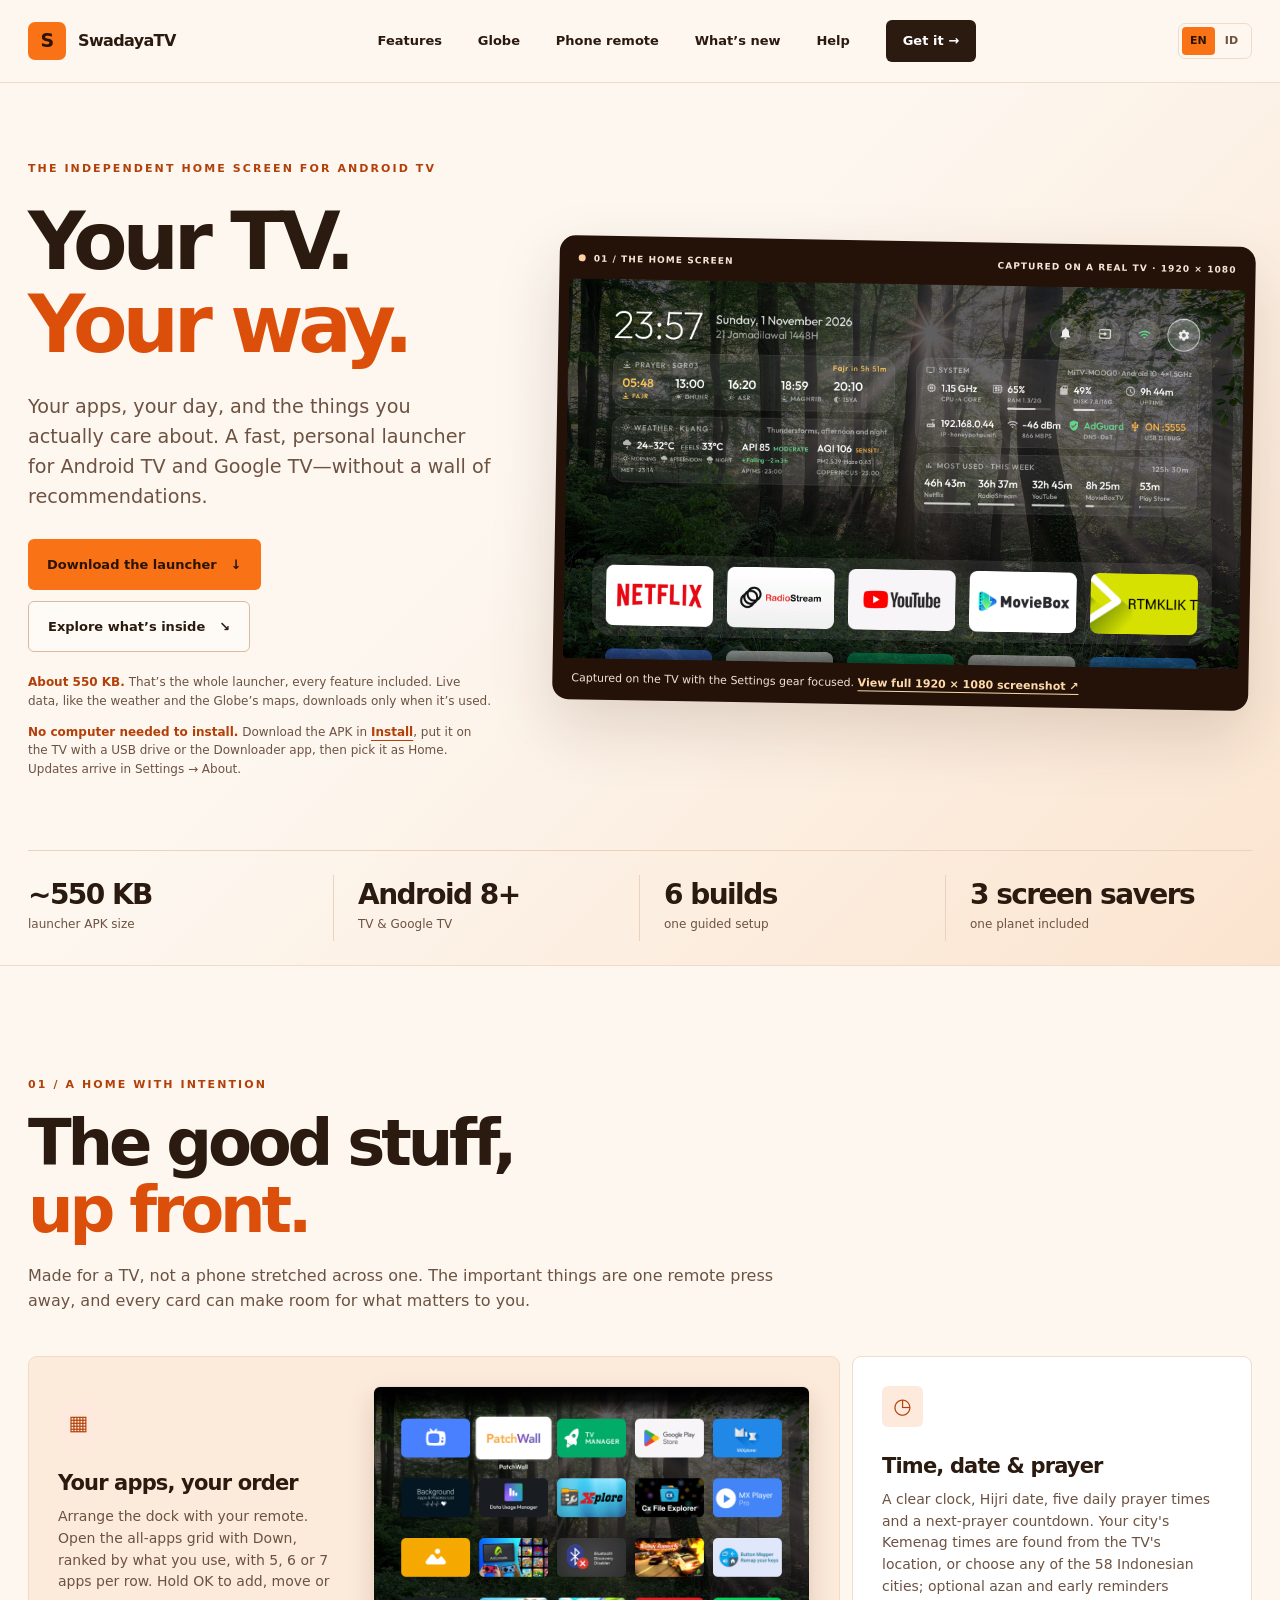
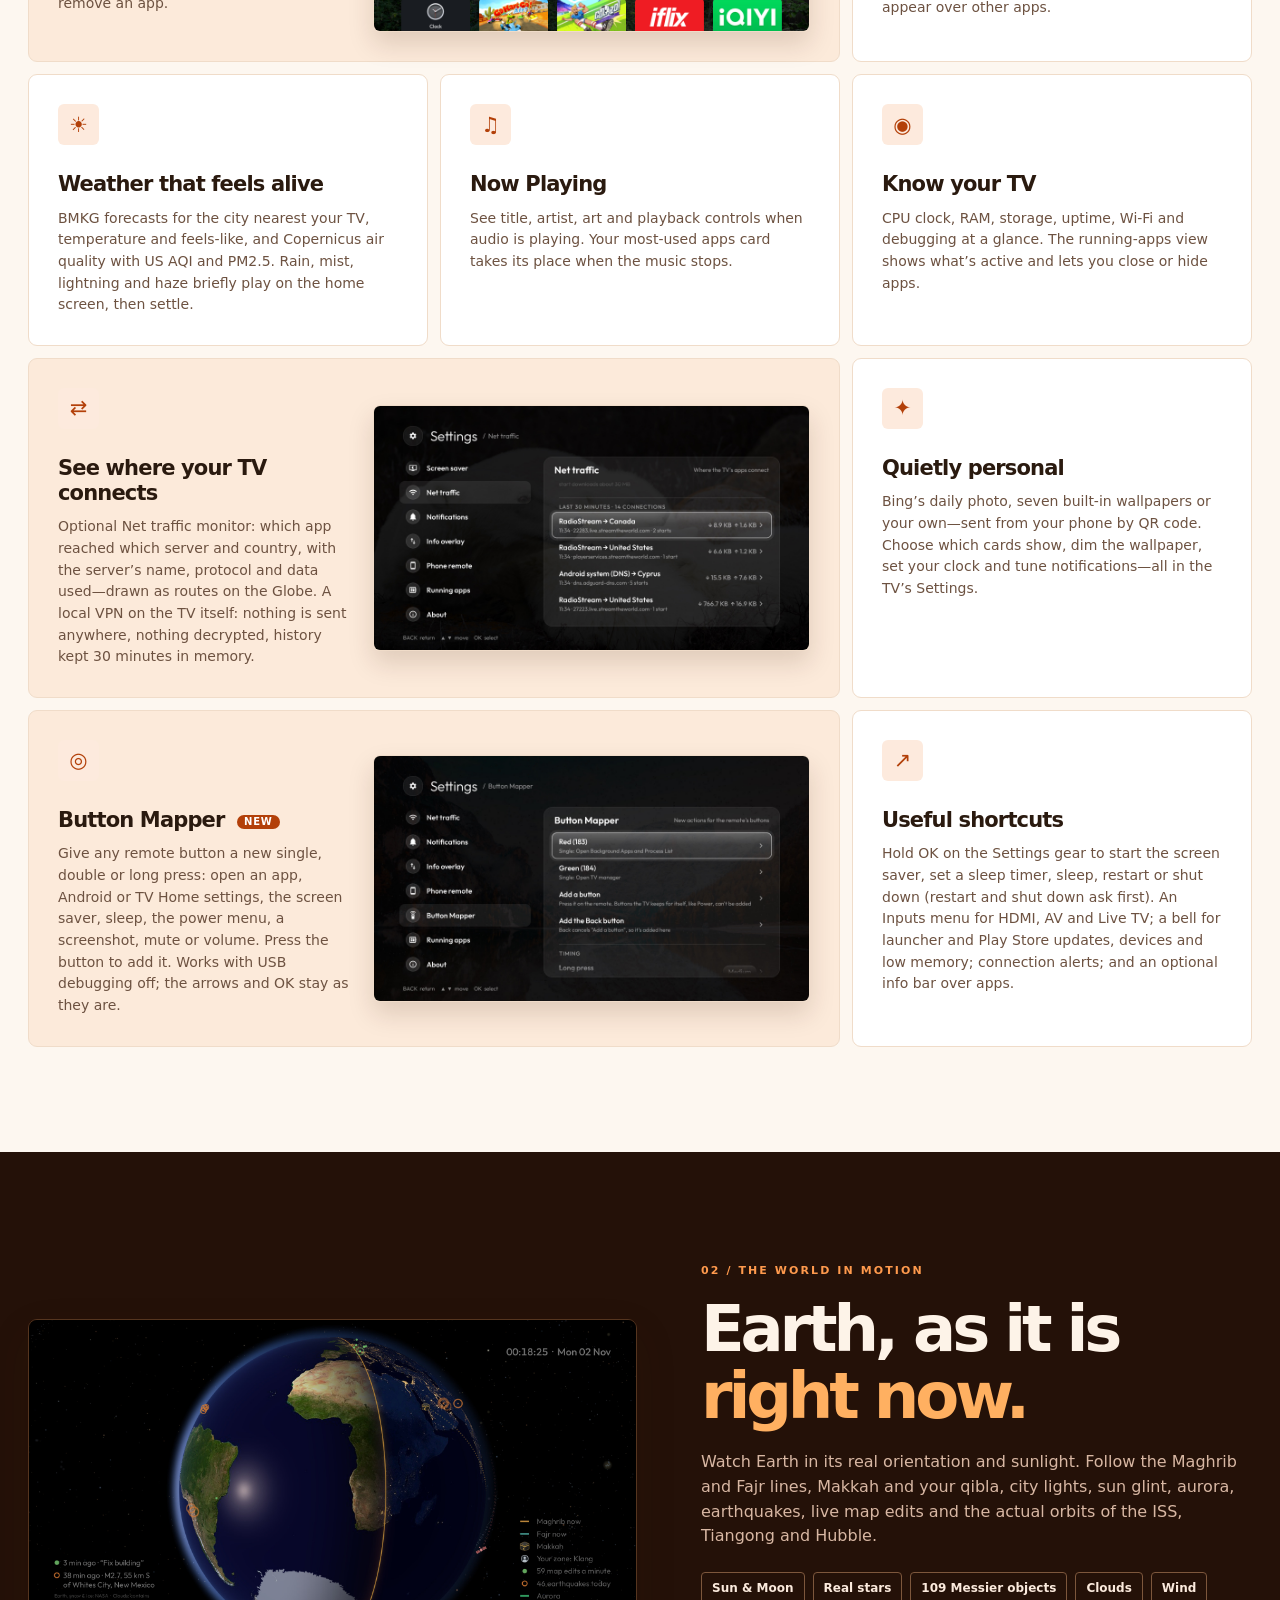
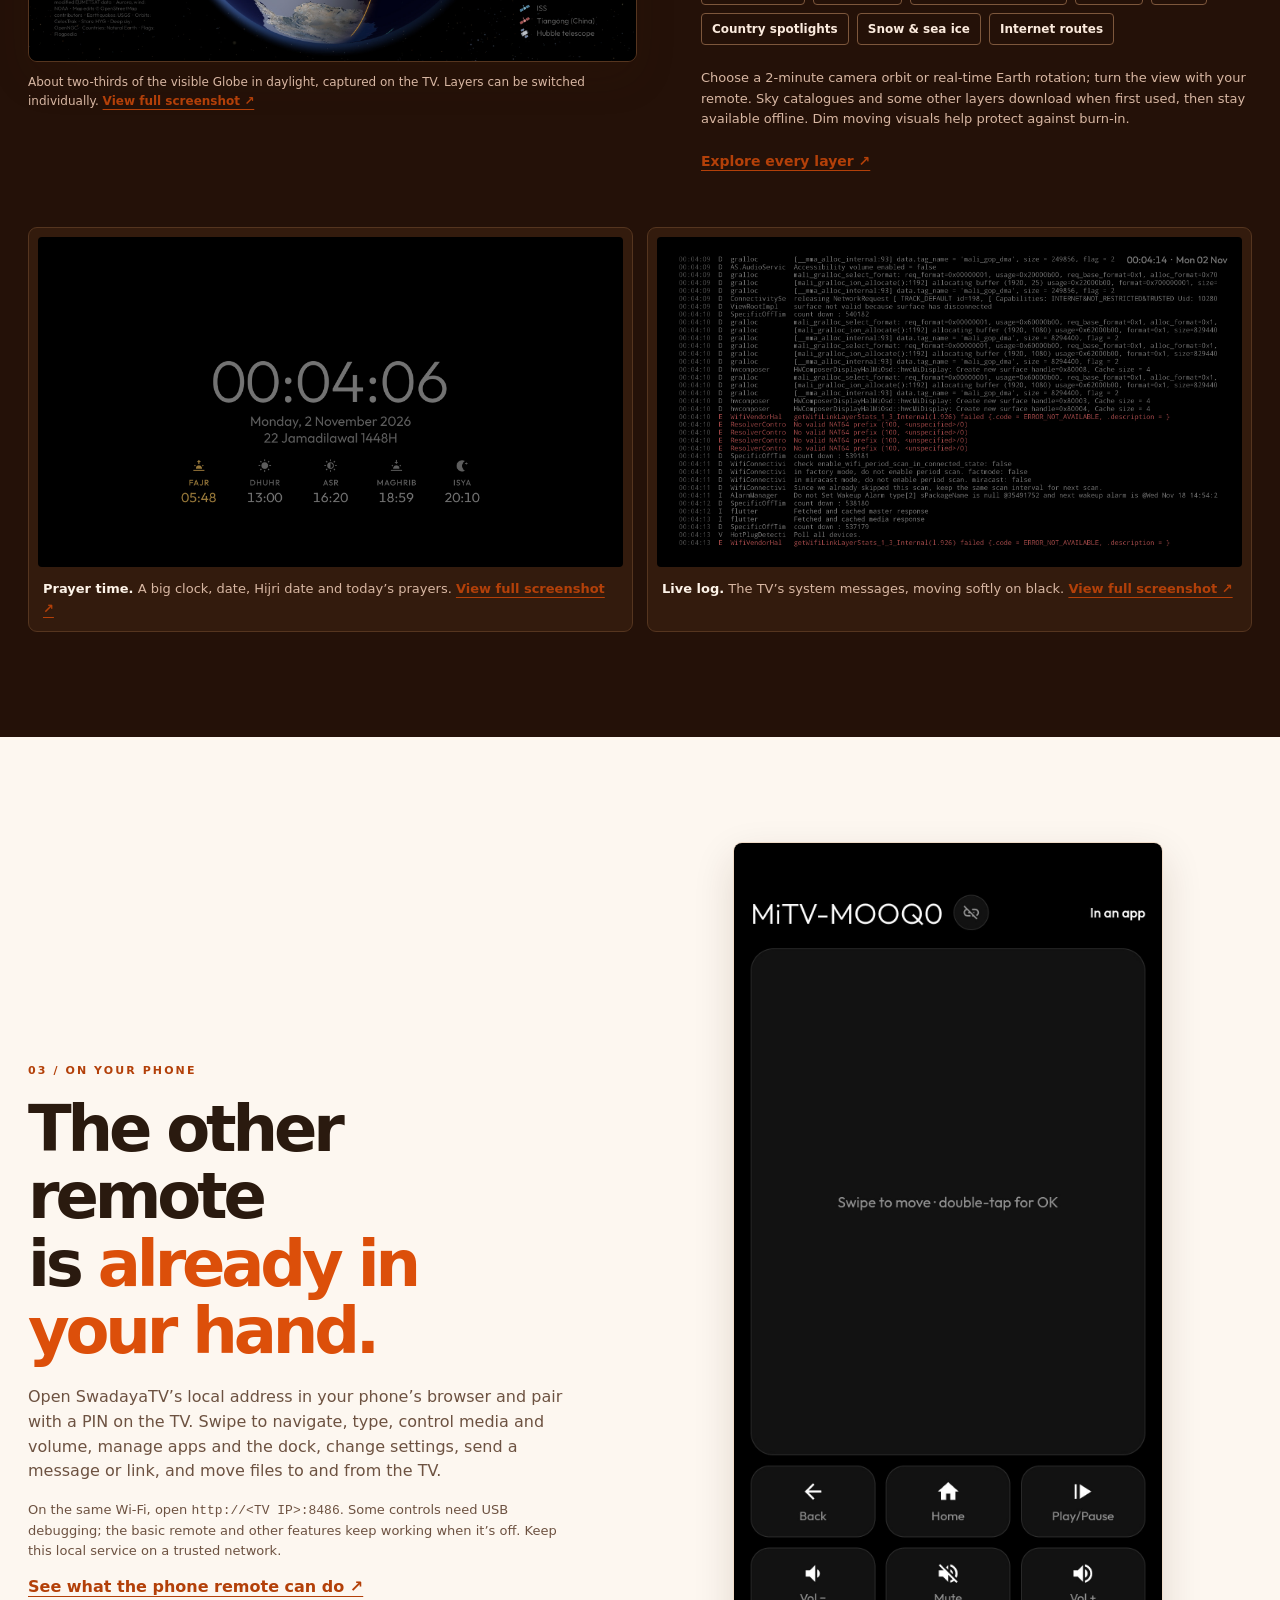
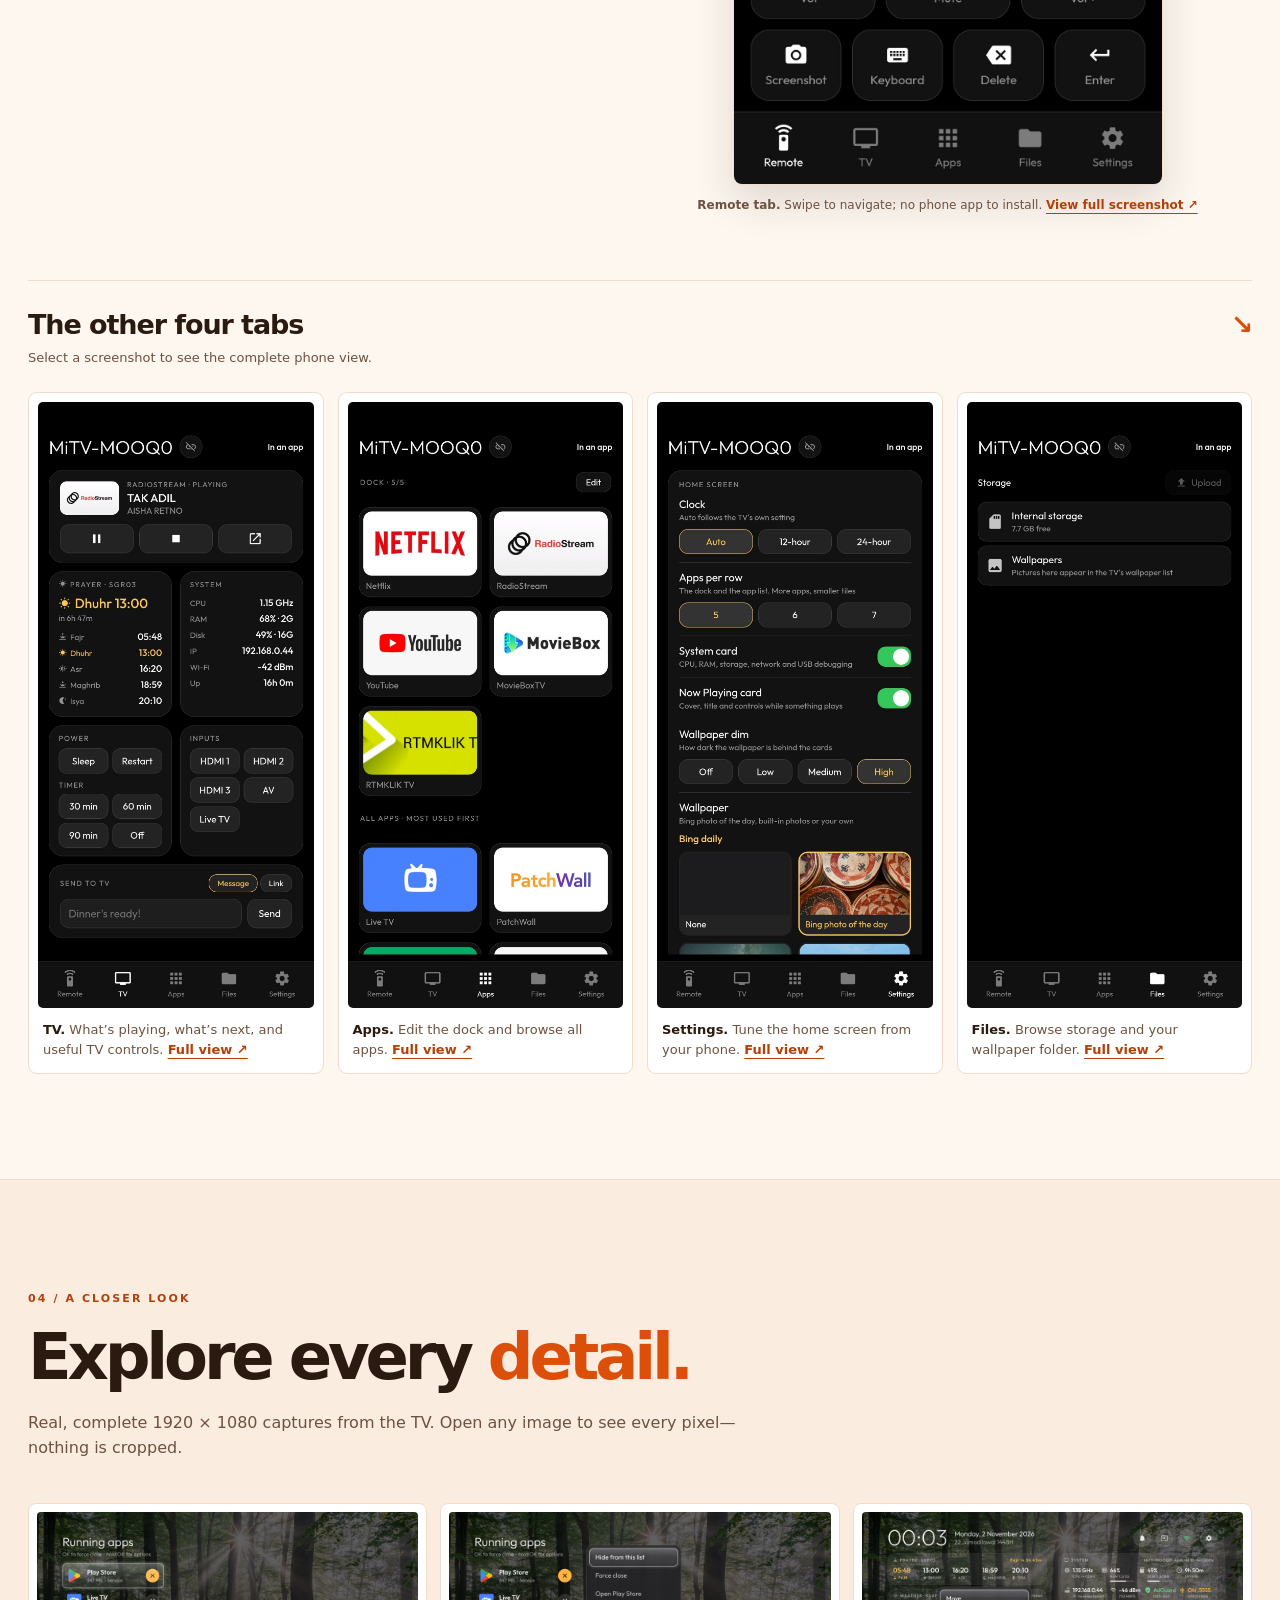
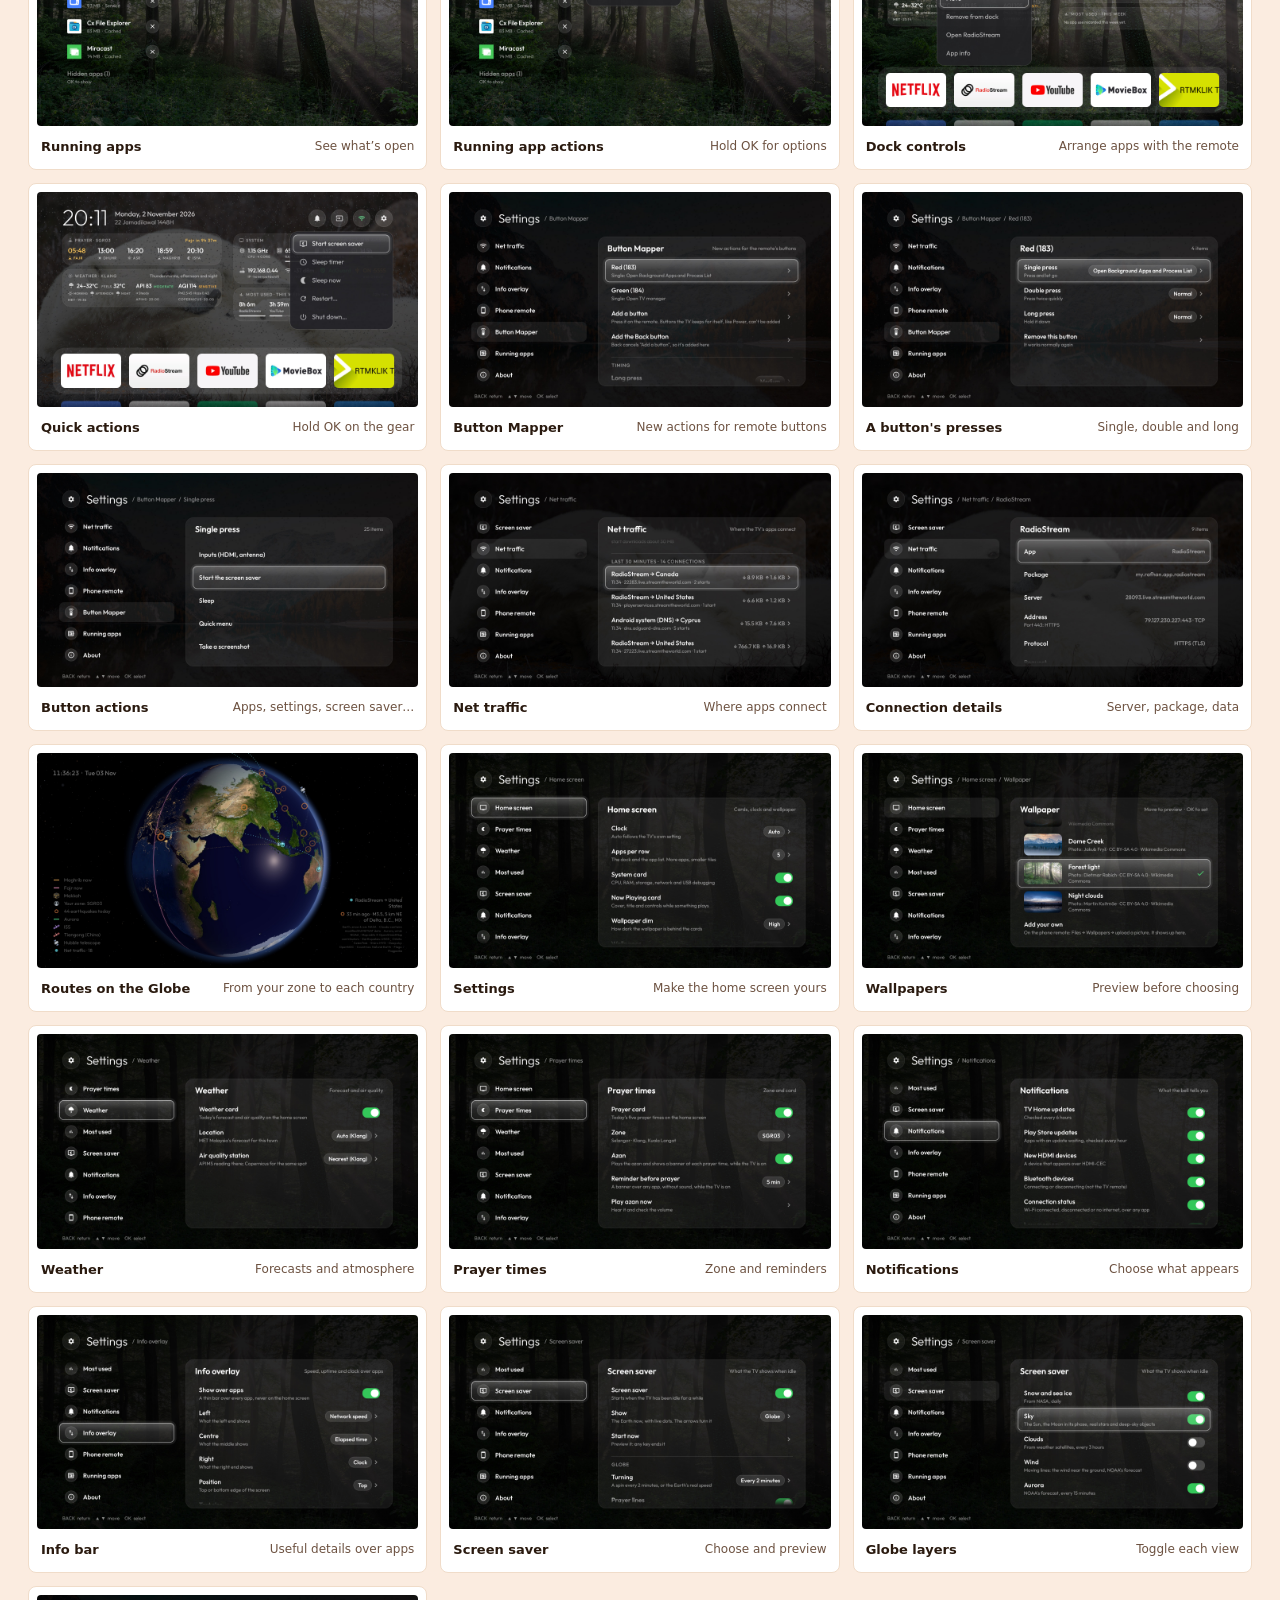
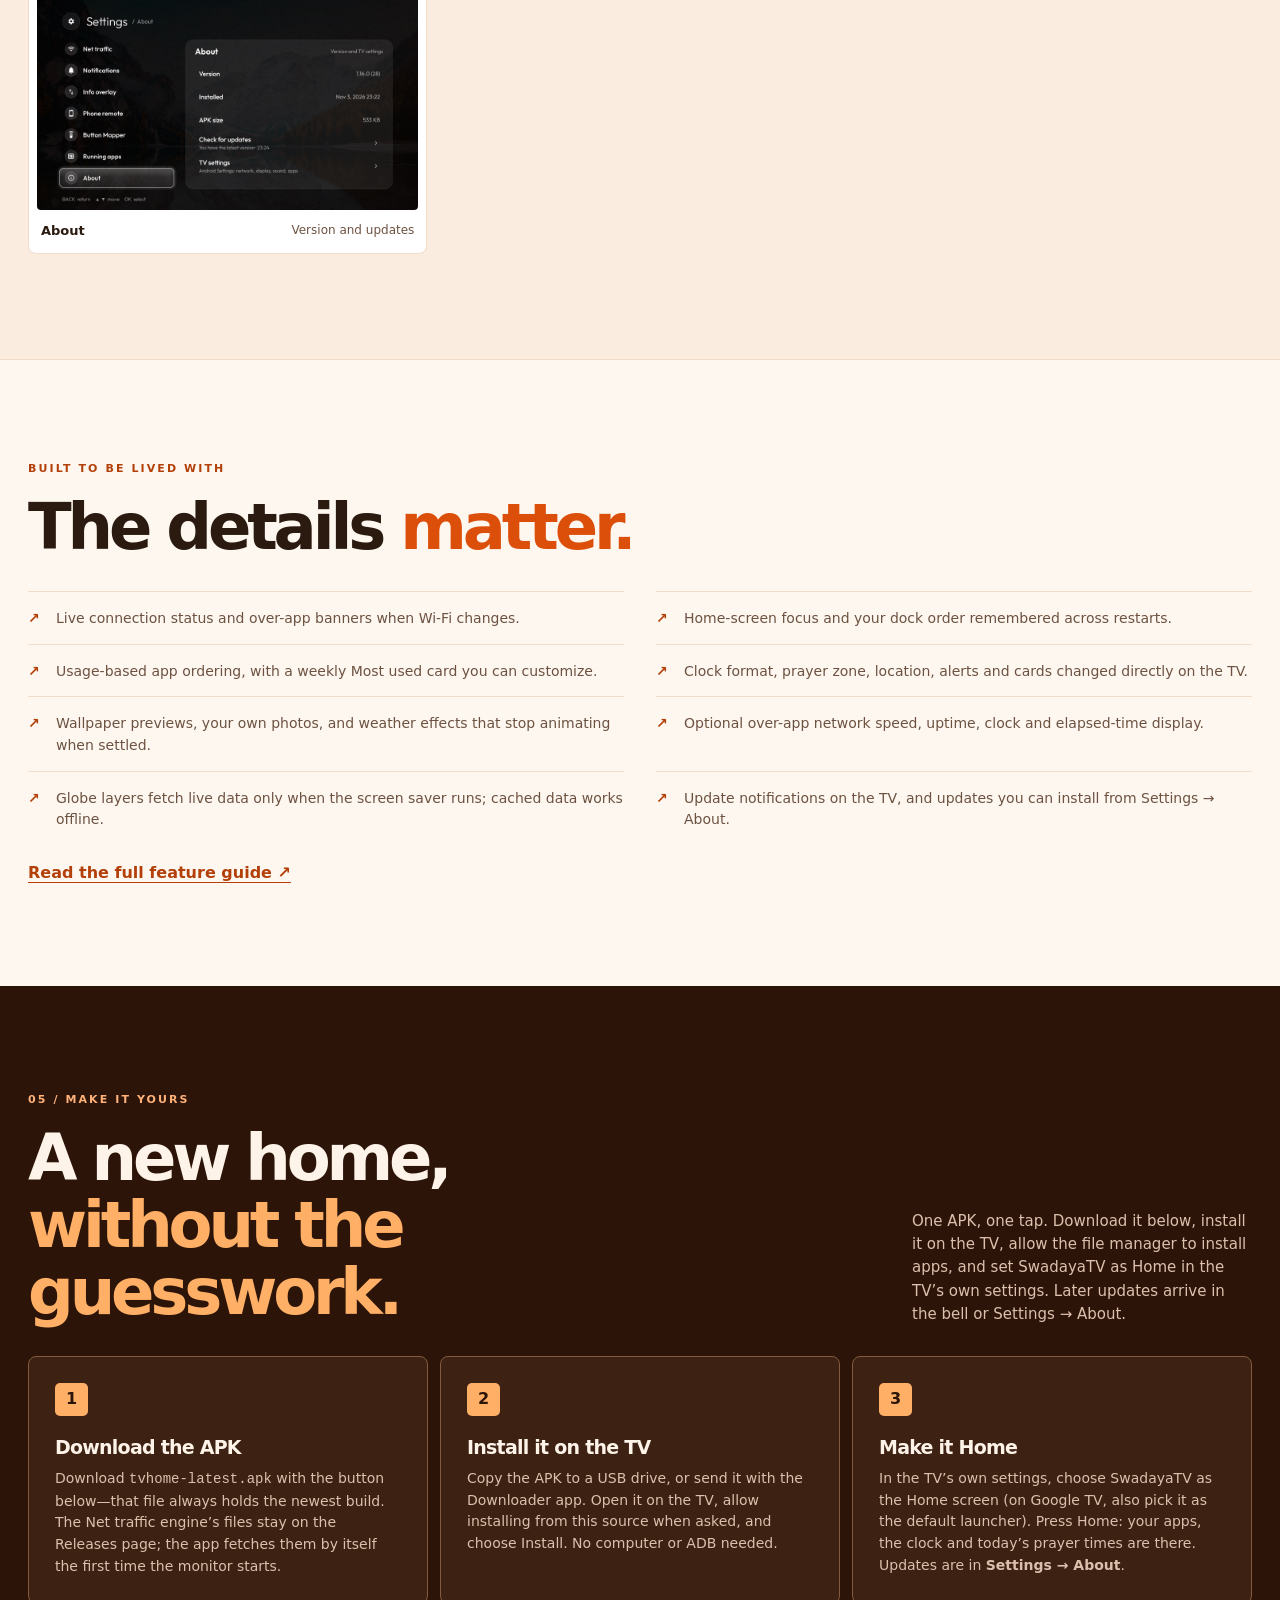
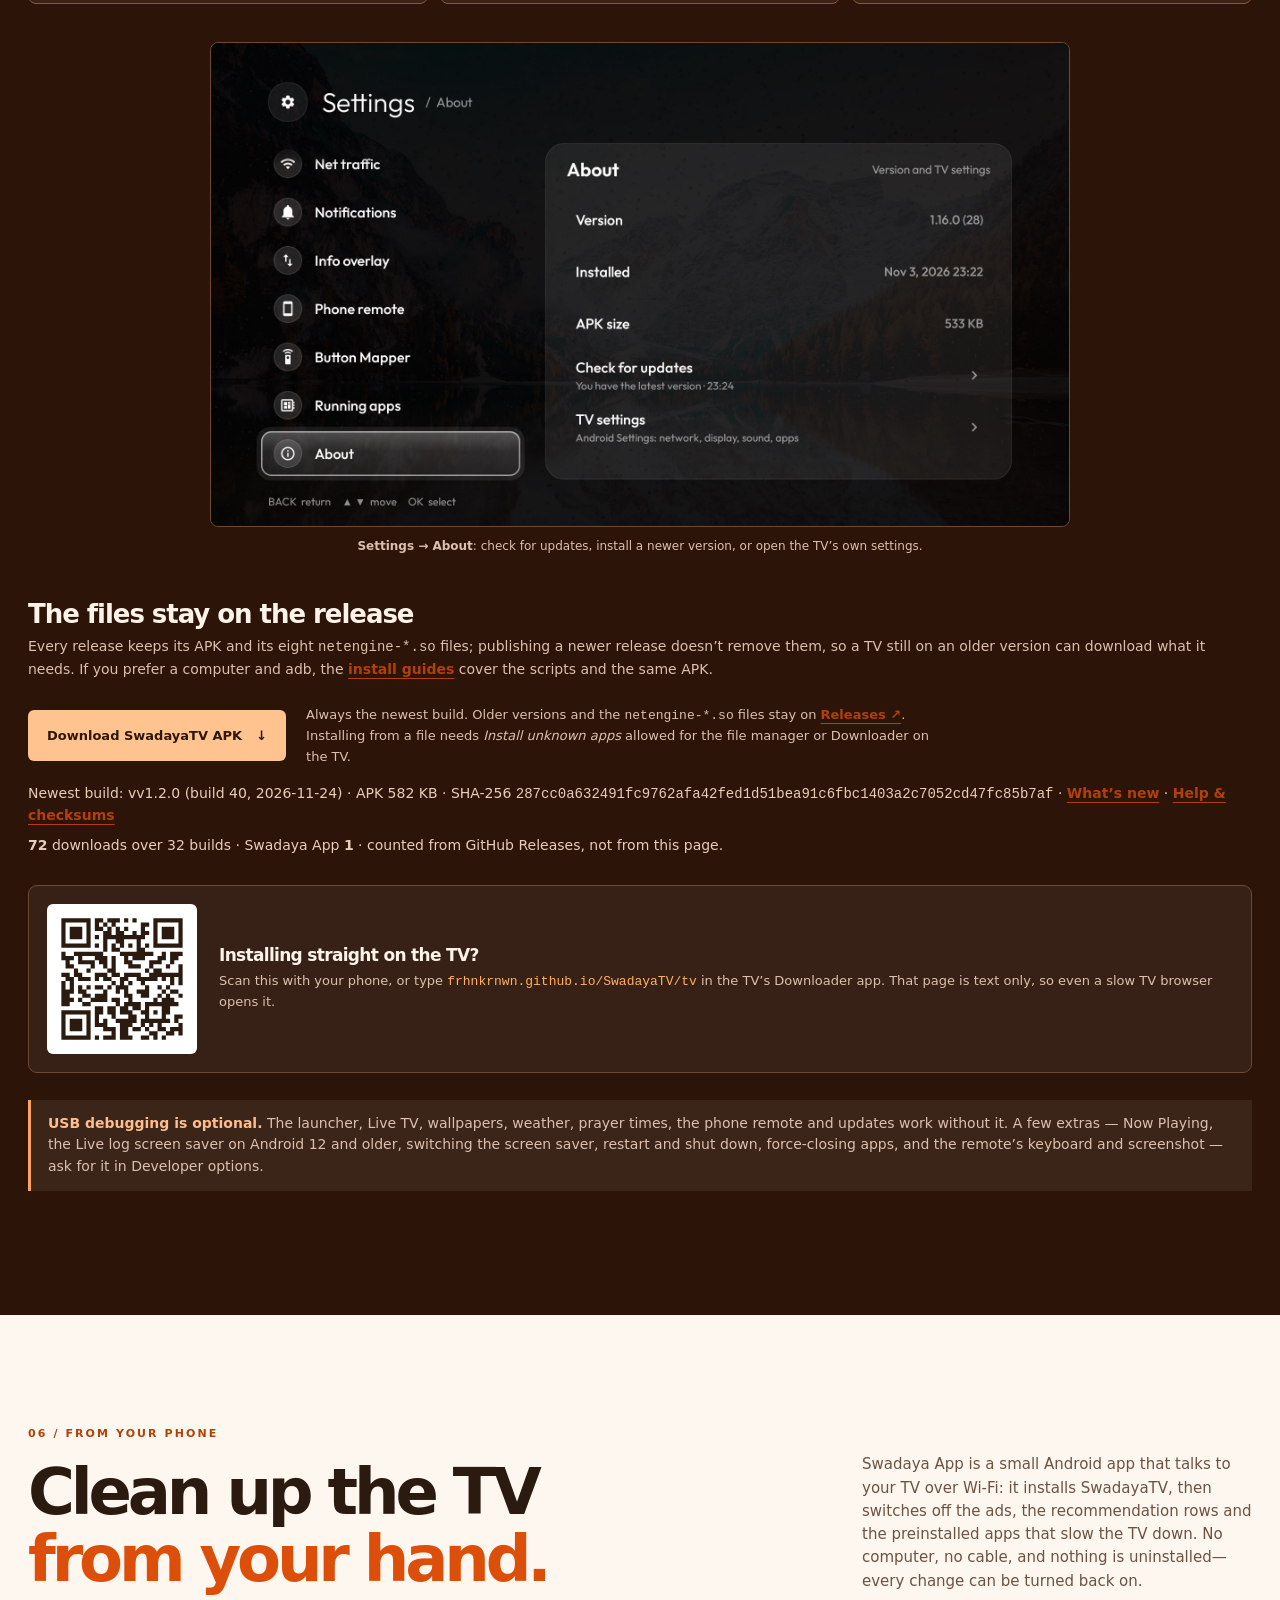
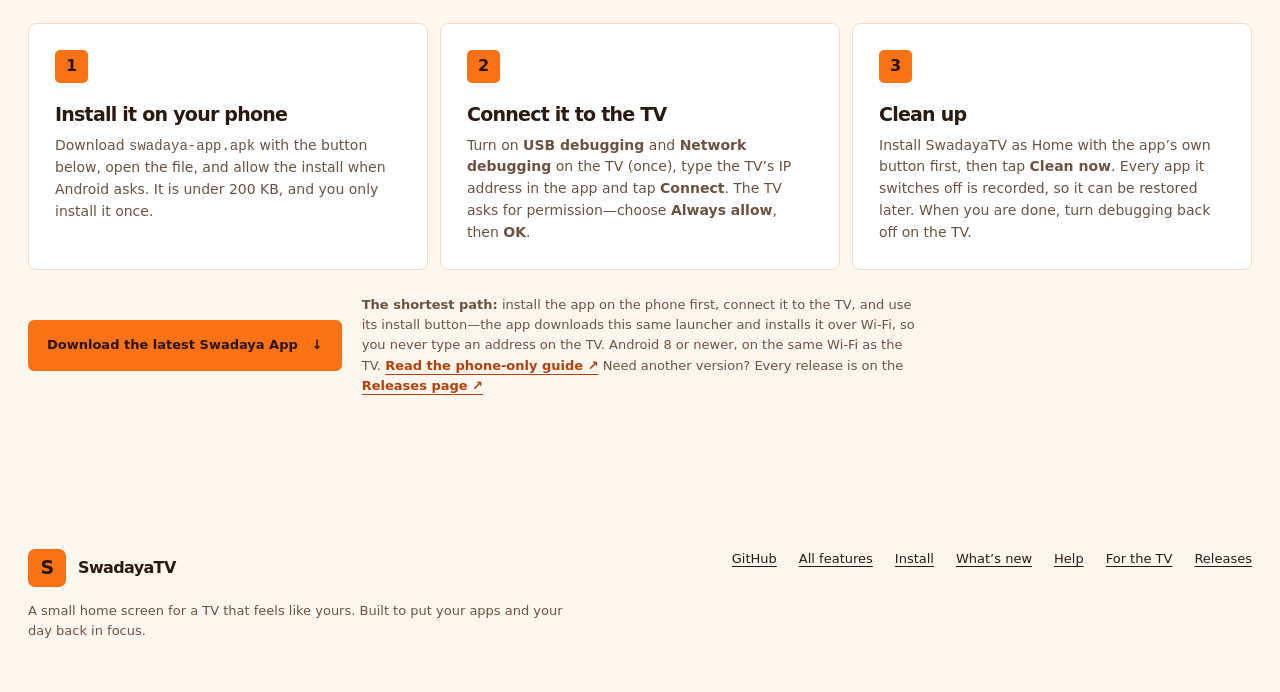
<file: index.html>
<!doctype html>
<html lang="en">
<head>
  <meta charset="utf-8">
  <meta name="viewport" content="width=device-width, initial-scale=1">
  <meta name="theme-color" content="#fdf7f0">
  <meta name="description" content="SwadayaTV is a tiny, customizable home screen for Android TV and Google TV, with live weather, prayer times, a phone remote, and a real-time Globe screen saver. Install the ready-made APK from GitHub Releases.">
  <title>SwadayaTV — Make the TV yours</title>
  <link rel="canonical" href="https://frhnkrnwn.github.io/SwadayaTV/">
  <link rel="alternate" hreflang="en" href="index.html">
  <link rel="alternate" hreflang="id" href="id.html">
  <meta property="og:type" content="website">
  <meta property="og:site_name" content="SwadayaTV">
  <meta property="og:title" content="SwadayaTV — Make the TV yours">
  <meta property="og:description" content="A tiny, customizable home screen for Android TV and Google TV. One APK, no computer needed.">
  <meta property="og:image" content="https://frhnkrnwn.github.io/SwadayaTV/og.jpg">
  <meta property="og:url" content="https://frhnkrnwn.github.io/SwadayaTV/">
  <meta name="twitter:card" content="summary_large_image">
  <link rel="stylesheet" href="site.css">
</head>
<body>
  <a class="skip" href="#main">Skip to content</a>
  <header class="site-header" id="top">
    <nav class="nav wrap" aria-label="Main navigation">
      <a class="brand" href="#top" aria-label="SwadayaTV, back to top"><span class="brand-mark" aria-hidden="true">S</span><span>SwadayaTV</span></a>
      <div class="nav-links">
        <a href="#features">Features</a>
        <a href="#globe">Globe</a>
        <a href="#remote">Phone remote</a>
        <a href="whats-new.html">What&rsquo;s new</a>
        <a href="help.html">Help</a>
        <a class="nav-download" href="release/tvhome-latest.apk" download>Get it →</a>
      </div>
      <div class="language-switch" aria-label="Language"><a href="index.html" lang="en" aria-current="page">EN</a><a href="id.html" lang="id">ID</a></div>
    </nav>
  </header>

  <main id="main">
    <div class="hero-shell">
    <div class="hero wrap">
      <div class="hero-copy">
        <span class="eyebrow">The independent home screen for Android TV</span>
        <h1>Your TV.<br><em>Your way.</em></h1>
        <p class="lead">Your apps, your day, and the things you actually care about. A fast, personal launcher for Android TV and Google TV—without a wall of recommendations.</p>
        <div class="actions">
          <a class="button primary" href="release/tvhome-latest.apk" download>Download the launcher <span aria-hidden="true">↓</span></a>
          <a class="button secondary" href="#features">Explore what’s inside <span aria-hidden="true">↘</span></a>
        </div>
        <p class="hero-note"><strong>About 550 KB.</strong> That’s the whole launcher, every feature included. Live data, like the weather and the Globe’s maps, downloads only when it’s used.</p>
        <p class="hero-note"><strong>No computer needed to install.</strong> Download the APK in <a class="text-link" href="#install">Install</a>, put it on the TV with a USB drive or the Downloader app, then pick it as Home. Updates arrive in Settings → About.</p>
      </div>
      <figure class="hero-visual screen">
        <div class="screen-top"><span>01 / The home screen</span><span>Captured on a real TV · 1920 × 1080</span></div>
        <a class="image-link" href="docs/home.jpg" target="_blank" rel="noopener" aria-label="Open the complete home screen screenshot"><img src="docs/home.jpg" width="1920" height="1080" alt="SwadayaTV on a TV with Forest light wallpaper, clock, prayer times, weather and air quality, system status, most-used apps and the Settings gear focused" fetchpriority="high"></a>
        <figcaption>Captured on the TV with the Settings gear focused. <a class="text-link" href="docs/home.jpg" target="_blank" rel="noopener">View full 1920 × 1080 screenshot ↗</a></figcaption>
      </figure>
    </div>

    <div class="proof wrap" aria-label="At a glance">
      <div class="proof-item"><strong>~550 KB</strong><span>launcher APK size</span></div>
      <div class="proof-item"><strong>Android 8+</strong><span>TV &amp; Google TV</span></div>
      <div class="proof-item"><strong>6 builds</strong><span>one guided setup</span></div>
      <div class="proof-item"><strong>3 screen savers</strong><span>one planet included</span></div>
    </div>
    </div>

    <section class="section wrap" id="features" aria-labelledby="features-title">
      <div class="section-intro">
        <span class="eyebrow">01 / A home with intention</span>
        <h2 id="features-title">The good stuff,<br><em>up front.</em></h2>
        <p>Made for a TV, not a phone stretched across one. The important things are one remote press away, and every card can make room for what matters to you.</p>
      </div>
      <div class="feature-grid">
        <article class="feature span-two">
          <div><div class="icon" aria-hidden="true">▦</div><h3>Your apps, your order</h3><p>Arrange the dock with your remote. Open the all-apps grid with Down, ranked by what you use, with 5, 6 or 7 apps per row. Hold OK to add, move or remove an app.</p></div>
          <a class="image-link" href="docs/app-grid.jpg" target="_blank" rel="noopener" aria-label="Open the complete all apps screenshot"><img src="docs/app-grid.jpg" width="1920" height="1080" loading="lazy" alt="All apps grid with large, easily focused TV app tiles"></a>
        </article>
        <article class="feature"><div class="icon" aria-hidden="true">◷</div><h3>Time, date &amp; prayer</h3><p>A clear clock, Hijri date, five daily prayer times and a next-prayer countdown. Your city's Kemenag times are found from the TV's location, or choose any of the 58 Indonesian cities; optional azan and early reminders appear over other apps.</p></article>
        <article class="feature"><div class="icon" aria-hidden="true">☀</div><h3>Weather that feels alive</h3><p>BMKG forecasts for the city nearest your TV, temperature and feels-like, and Copernicus air quality with US AQI and PM2.5. Rain, mist, lightning and haze briefly play on the home screen, then settle.</p></article>
        <article class="feature"><div class="icon" aria-hidden="true">♫</div><h3>Now Playing</h3><p>See title, artist, art and playback controls when audio is playing. Your most-used apps card takes its place when the music stops.</p></article>
        <article class="feature"><div class="icon" aria-hidden="true">◉</div><h3>Know your TV</h3><p>CPU clock, RAM, storage, uptime, Wi-Fi and debugging at a glance. The running-apps view shows what’s active and lets you close or hide apps.</p></article>
        <article class="feature span-two">
          <div><div class="icon" aria-hidden="true">⇄</div><h3>See where your TV connects</h3><p>Optional Net traffic monitor: which app reached which server and country, with the server’s name, protocol and data used—drawn as routes on the Globe. A local VPN on the TV itself: nothing is sent anywhere, nothing decrypted, history kept 30 minutes in memory.</p></div>
          <a class="image-link" href="docs/net-traffic.jpg" target="_blank" rel="noopener" aria-label="Open the complete Net traffic screenshot"><img src="docs/net-traffic.jpg" width="1920" height="1080" loading="lazy" alt="Settings → Net traffic: the latest connections, each with app, country, server name and data"></a>
        </article>
        <article class="feature"><div class="icon" aria-hidden="true">✦</div><h3>Quietly personal</h3><p>Bing’s daily photo, seven built-in wallpapers or your own—sent from your phone by QR code. Choose which cards show, dim the wallpaper, set your clock and tune notifications—all in the TV’s Settings.</p></article>
        <article class="feature span-two">
          <div><div class="icon" aria-hidden="true">◎</div><h3>Button Mapper <span class="new-tag">New</span></h3><p>Give any remote button a new single, double or long press: open an app, Android or TV Home settings, the screen saver, sleep, the power menu, a screenshot, mute or volume. Press the button to add it. Works with USB debugging off; the arrows and OK stay as they are.</p></div>
          <a class="image-link" href="docs/button-mapper.jpg" target="_blank" rel="noopener" aria-label="Open the complete Button Mapper screenshot"><img src="docs/button-mapper.jpg" width="1920" height="1080" loading="lazy" alt="Settings → Button Mapper: the Red (183) and Green (184) buttons, each opening an app, with Add a button and the timing options"></a>
        </article>
        <article class="feature"><div class="icon" aria-hidden="true">↗</div><h3>Useful shortcuts</h3><p>Hold OK on the Settings gear to start the screen saver, set a sleep timer, sleep, restart or shut down (restart and shut down ask first). An Inputs menu for HDMI, AV and Live TV; a bell for launcher and Play Store updates, devices and low memory; connection alerts; and an optional info bar over apps.</p></article>
      </div>
    </section>

    <section class="section globe-band" id="globe" aria-labelledby="globe-title"><div class="wrap">
      <div class="showcase">
        <figure class="media">
          <a class="image-link" href="docs/screensaver-globe.jpg" target="_blank" rel="noopener" aria-label="Open the complete Globe screen saver screenshot"><img src="docs/screensaver-globe.jpg" width="1920" height="1080" loading="lazy" alt="Real-time Earth Globe with about two-thirds in daylight across South America, the Atlantic and western Africa, and night over eastern Africa and Arabia"></a>
          <figcaption>About two-thirds of the visible Globe in daylight, captured on the TV. Layers can be switched individually. <a class="text-link" href="docs/screensaver-globe.jpg" target="_blank" rel="noopener">View full screenshot ↗</a></figcaption>
        </figure>
        <div>
          <span class="eyebrow">02 / The world in motion</span>
          <h2 id="globe-title">Earth, as it is<br><em>right now.</em></h2>
          <p class="section-copy">Watch Earth in its real orientation and sunlight. Follow the Maghrib and Fajr lines, Makkah and your qibla, city lights, sun glint, aurora, earthquakes, live map edits and the actual orbits of the ISS, Tiangong and Hubble.</p>
          <ul class="pill-list" aria-label="Optional Globe layers"><li>Sun &amp; Moon</li><li>Real stars</li><li>109 Messier objects</li><li>Clouds</li><li>Wind</li><li>Country spotlights</li><li>Snow &amp; sea ice</li><li>Internet routes</li></ul>
          <p class="muted-note">Choose a 2-minute camera orbit or real-time Earth rotation; turn the view with your remote. Sky catalogues and some other layers download when first used, then stay available offline. Dim moving visuals help protect against burn-in.</p>
          <div class="inline-links"><a class="text-link" href="https://github.com/frhnkrnwn/SwadayaTV/blob/main/docs/features.md#globe">Explore every layer ↗</a></div>
        </div>
      </div>
      <div class="mini-gallery">
        <figure><a class="image-link" href="docs/screensaver-prayer.jpg" target="_blank" rel="noopener" aria-label="Open the complete Prayer time screen saver screenshot"><img src="docs/screensaver-prayer.jpg" width="1920" height="1080" loading="lazy" alt="Prayer time screen saver with date, Hijri date, clock and prayer times"></a><figcaption><strong>Prayer time.</strong> A big clock, date, Hijri date and today’s prayers. <a class="text-link" href="docs/screensaver-prayer.jpg" target="_blank" rel="noopener">View full screenshot ↗</a></figcaption></figure>
        <figure><a class="image-link" href="docs/screensaver-log.jpg" target="_blank" rel="noopener" aria-label="Open the complete Live log screen saver screenshot"><img src="docs/screensaver-log.jpg" width="1920" height="1080" loading="lazy" alt="Live log screen saver with system messages on a black background"></a><figcaption><strong>Live log.</strong> The TV’s system messages, moving softly on black. <a class="text-link" href="docs/screensaver-log.jpg" target="_blank" rel="noopener">View full screenshot ↗</a></figcaption></figure>
      </div>
    </div></section>

    <section class="section wrap" id="remote" aria-labelledby="remote-title">
      <div class="showcase reverse">
        <div>
          <span class="eyebrow">03 / On your phone</span>
          <h2 id="remote-title">The other remote<br>is <em>already in your hand.</em></h2>
          <p class="section-copy">Open SwadayaTV’s local address in your phone’s browser and pair with a PIN on the TV. Swipe to navigate, type, control media and volume, manage apps and the dock, change settings, send a message or link, and move files to and from the TV.</p>
          <p class="muted-note">On the same Wi-Fi, open <code>http://&lt;TV IP&gt;:8486</code>. Some controls need USB debugging; the basic remote and other features keep working when it’s off. Keep this local service on a trusted network.</p>
          <a class="text-link" href="https://github.com/frhnkrnwn/SwadayaTV/blob/main/docs/features.md#phone-remote">See what the phone remote can do ↗</a>
        </div>
        <figure class="media">
          <a class="image-link" href="docs/remote-home.jpg" target="_blank" rel="noopener" aria-label="Open the complete phone remote screenshot"><img src="docs/remote-home.jpg" width="1080" height="2376" loading="lazy" alt="Remote tab with a swipe pad, Back, Home, playback, volume, keyboard and screenshot controls" style="width:min(100%, 430px); margin-inline:auto"></a>
          <figcaption style="text-align:center"><strong>Remote tab.</strong> Swipe to navigate; no phone app to install. <a class="text-link" href="docs/remote-home.jpg" target="_blank" rel="noopener">View full screenshot ↗</a></figcaption>
        </figure>
      </div>
      <h3 class="gallery-heading">The other four tabs <span>↘</span></h3>
      <p class="muted-note">Select a screenshot to see the complete phone view.</p>
      <div class="remote-gallery">
        <figure><a class="image-link" href="docs/remote-tv.jpg" target="_blank" rel="noopener" aria-label="Open the complete TV tab screenshot"><img src="docs/remote-tv.jpg" width="1080" height="2376" loading="lazy" alt="TV tab with Now Playing, prayer times, system details, power and input controls, and Send to TV"></a><figcaption><strong>TV.</strong> What’s playing, what’s next, and useful TV controls. <a class="text-link" href="docs/remote-tv.jpg" target="_blank" rel="noopener">Full view ↗</a></figcaption></figure>
        <figure><a class="image-link" href="docs/remote-apps.jpg" target="_blank" rel="noopener" aria-label="Open the complete Apps tab screenshot"><img src="docs/remote-apps.jpg" width="1080" height="2376" loading="lazy" alt="Apps tab with dock editing and a most-used-first app list"></a><figcaption><strong>Apps.</strong> Edit the dock and browse all apps. <a class="text-link" href="docs/remote-apps.jpg" target="_blank" rel="noopener">Full view ↗</a></figcaption></figure>
        <figure><a class="image-link" href="docs/remote-settings.jpg" target="_blank" rel="noopener" aria-label="Open the complete Settings tab screenshot"><img src="docs/remote-settings.jpg" width="1080" height="2376" loading="lazy" alt="Settings tab with clock format, apps per row, card toggles, wallpaper dimming and wallpaper choices"></a><figcaption><strong>Settings.</strong> Tune the home screen from your phone. <a class="text-link" href="docs/remote-settings.jpg" target="_blank" rel="noopener">Full view ↗</a></figcaption></figure>
        <figure><a class="image-link" href="docs/remote-files.jpg" target="_blank" rel="noopener" aria-label="Open the complete Files tab screenshot"><img src="docs/remote-files.jpg" width="1080" height="2376" loading="lazy" alt="Files tab with internal storage and a Wallpapers folder"></a><figcaption><strong>Files.</strong> Browse storage and your wallpaper folder. <a class="text-link" href="docs/remote-files.jpg" target="_blank" rel="noopener">Full view ↗</a></figcaption></figure>
      </div>
    </section>

    <section class="section screens-band" id="screens" aria-labelledby="captures-title"><div class="wrap">
      <div class="section-intro"><span class="eyebrow">04 / A closer look</span><h2 id="captures-title">Explore every <em>detail.</em></h2><p>Real, complete 1920 × 1080 captures from the TV. Open any image to see every pixel—nothing is cropped.</p></div>
      <div class="capture-gallery">
        <figure><a class="image-link" href="docs/running-apps.jpg" target="_blank" rel="noopener"><img src="docs/running-apps.jpg" width="1920" height="1080" loading="lazy" alt="Running apps view with TV app tiles"></a><figcaption><strong>Running apps</strong><span>See what’s open</span></figcaption></figure>
        <figure><a class="image-link" href="docs/running-apps-hide.jpg" target="_blank" rel="noopener"><img src="docs/running-apps-hide.jpg" width="1920" height="1080" loading="lazy" alt="Hold OK menu for a running app, with hide, close and open actions"></a><figcaption><strong>Running app actions</strong><span>Hold OK for options</span></figcaption></figure>
        <figure><a class="image-link" href="docs/dock-reorder.jpg" target="_blank" rel="noopener"><img src="docs/dock-reorder.jpg" width="1920" height="1080" loading="lazy" alt="Hold OK menu for a dock app, including move and remove from dock"></a><figcaption><strong>Dock controls</strong><span>Arrange apps with the remote</span></figcaption></figure>
        <figure><a class="image-link" href="docs/quick-actions.jpg" target="_blank" rel="noopener"><img src="docs/quick-actions.jpg" width="1920" height="1080" loading="lazy" alt="Quick actions menu under the Settings gear: start screen saver, sleep timer, sleep now, restart and shut down"></a><figcaption><strong>Quick actions</strong><span>Hold OK on the gear</span></figcaption></figure>
        <figure><a class="image-link" href="docs/button-mapper.jpg" target="_blank" rel="noopener"><img src="docs/button-mapper.jpg" width="1920" height="1080" loading="lazy" alt="Settings → Button Mapper: the Red (183) and Green (184) buttons with their actions, Add a button, Add the Back button and timing"></a><figcaption><strong>Button Mapper</strong><span>New actions for remote buttons</span></figcaption></figure>
        <figure><a class="image-link" href="docs/button-mapper-button.jpg" target="_blank" rel="noopener"><img src="docs/button-mapper-button.jpg" width="1920" height="1080" loading="lazy" alt="The Red (183) button's page: single press opens an app, double and long press Normal, and Remove this button"></a><figcaption><strong>A button's presses</strong><span>Single, double and long</span></figcaption></figure>
        <figure><a class="image-link" href="docs/button-mapper-actions.jpg" target="_blank" rel="noopener"><img src="docs/button-mapper-actions.jpg" width="1920" height="1080" loading="lazy" alt="Actions for a press: Inputs, Start the screen saver, Sleep, Quick menu, Take a screenshot and more"></a><figcaption><strong>Button actions</strong><span>Apps, settings, screen saver…</span></figcaption></figure>
        <figure><a class="image-link" href="docs/net-traffic.jpg" target="_blank" rel="noopener"><img src="docs/net-traffic.jpg" width="1920" height="1080" loading="lazy" alt="Settings → Net traffic: Stop capture, Clear history and the latest connections, each with app, country, server name and data"></a><figcaption><strong>Net traffic</strong><span>Where apps connect</span></figcaption></figure>
        <figure><a class="image-link" href="docs/net-traffic-detail.jpg" target="_blank" rel="noopener"><img src="docs/net-traffic-detail.jpg" width="1920" height="1080" loading="lazy" alt="One connection's details: app, package, server, address, protocol, request, country, time and data"></a><figcaption><strong>Connection details</strong><span>Server, package, data</span></figcaption></figure>
        <figure><a class="image-link" href="docs/net-traffic-globe.jpg" target="_blank" rel="noopener"><img src="docs/net-traffic-globe.jpg" width="1920" height="1080" loading="lazy" alt="Globe screen saver with cyan dotted routes arcing from Indonesia to Europe, the United States and Australia, and Net traffic in the legend"></a><figcaption><strong>Routes on the Globe</strong><span>From your zone to each country</span></figcaption></figure>
        <figure><a class="image-link" href="docs/settings.jpg" target="_blank" rel="noopener"><img src="docs/settings.jpg" width="1920" height="1080" loading="lazy" alt="Launcher Settings with categories for home, prayer, weather and more"></a><figcaption><strong>Settings</strong><span>Make the home screen yours</span></figcaption></figure>
        <figure><a class="image-link" href="docs/wallpapers.jpg" target="_blank" rel="noopener"><img src="docs/wallpapers.jpg" width="1920" height="1080" loading="lazy" alt="Wallpaper picker showing built-in backgrounds and previews"></a><figcaption><strong>Wallpapers</strong><span>Preview before choosing</span></figcaption></figure>
        <figure><a class="image-link" href="docs/settings-weather.jpg" target="_blank" rel="noopener"><img src="docs/settings-weather.jpg" width="1920" height="1080" loading="lazy" alt="Weather settings including forecasts, air quality and weather effects"></a><figcaption><strong>Weather</strong><span>Forecasts and atmosphere</span></figcaption></figure>
        <figure><a class="image-link" href="docs/settings-prayer.jpg" target="_blank" rel="noopener"><img src="docs/settings-prayer.jpg" width="1920" height="1080" loading="lazy" alt="Prayer time settings with zone, reminders and azan choices"></a><figcaption><strong>Prayer times</strong><span>Zone and reminders</span></figcaption></figure>
        <figure><a class="image-link" href="docs/settings-notifications.jpg" target="_blank" rel="noopener"><img src="docs/settings-notifications.jpg" width="1920" height="1080" loading="lazy" alt="Notification settings for launcher updates and TV alerts"></a><figcaption><strong>Notifications</strong><span>Choose what appears</span></figcaption></figure>
        <figure><a class="image-link" href="docs/settings-overlay.jpg" target="_blank" rel="noopener"><img src="docs/settings-overlay.jpg" width="1920" height="1080" loading="lazy" alt="Optional info bar settings for an overlay over other apps"></a><figcaption><strong>Info bar</strong><span>Useful details over apps</span></figcaption></figure>
        <figure><a class="image-link" href="docs/settings-screensaver.jpg" target="_blank" rel="noopener"><img src="docs/settings-screensaver.jpg" width="1920" height="1080" loading="lazy" alt="Screen saver settings with selection, start now and Globe layers"></a><figcaption><strong>Screen saver</strong><span>Choose and preview</span></figcaption></figure>
        <figure><a class="image-link" href="docs/settings-globe-layers.jpg" target="_blank" rel="noopener"><img src="docs/settings-globe-layers.jpg" width="1920" height="1080" loading="lazy" alt="Globe screen saver layer switches in Settings"></a><figcaption><strong>Globe layers</strong><span>Toggle each view</span></figcaption></figure>
        <figure><a class="image-link" href="docs/settings-about.jpg" target="_blank" rel="noopener"><img src="docs/settings-about.jpg" width="1920" height="1080" loading="lazy" alt="About page showing version 1.16.0, install time, APK size, Check for updates and TV settings"></a><figcaption><strong>About</strong><span>Version and updates</span></figcaption></figure>
      </div>
    </div></section>

    <section class="small-section wrap" aria-labelledby="more-title">
      <span class="eyebrow">Built to be lived with</span>
      <h2 id="more-title">The details <em>matter.</em></h2>
      <ul class="check-grid">
        <li>Live connection status and over-app banners when Wi-Fi changes.</li>
        <li>Home-screen focus and your dock order remembered across restarts.</li>
        <li>Usage-based app ordering, with a weekly Most used card you can customize.</li>
        <li>Clock format, prayer zone, location, alerts and cards changed directly on the TV.</li>
        <li>Wallpaper previews, your own photos, and weather effects that stop animating when settled.</li>
        <li>Optional over-app network speed, uptime, clock and elapsed-time display.</li>
        <li>Globe layers fetch live data only when the screen saver runs; cached data works offline.</li>
        <li>Update notifications on the TV, and updates you can install from Settings → About.</li>
      </ul>
      <p style="margin-top:30px"><a class="text-link" href="https://github.com/frhnkrnwn/SwadayaTV/blob/main/docs/features.md">Read the full feature guide ↗</a></p>
    </section>

    <section class="install-band" id="install" aria-labelledby="install-title">
      <div class="install-inner wrap" data-build="release/version.json">
        <span class="eyebrow">05 / Make it yours</span>
        <div class="install-head"><h2 id="install-title">A new home,<br><em>without the guesswork.</em></h2><p>One APK, one tap. Download it below, install it on the TV, allow the file manager to install apps, and set SwadayaTV as Home in the TV&rsquo;s own settings. Later updates arrive in the bell or Settings → About.</p></div>
        <div class="steps">
          <article class="step"><span class="step-number">1</span><h3>Download the APK</h3><p>Download <code>tvhome-latest.apk</code> with the button below&mdash;that file always holds the newest build. The Net traffic engine&rsquo;s files stay on the Releases page; the app fetches them by itself the first time the monitor starts.</p></article>
          <article class="step"><span class="step-number">2</span><h3>Install it on the TV</h3><p>Copy the APK to a USB drive, or send it with the Downloader app. Open it on the TV, allow installing from this source when asked, and choose Install. No computer or ADB needed.</p></article>
          <article class="step"><span class="step-number">3</span><h3>Make it Home</h3><p>In the TV&rsquo;s own settings, choose SwadayaTV as the Home screen (on Google TV, also pick it as the default launcher). Press Home: your apps, the clock and today&rsquo;s prayer times are there. Updates are in <strong>Settings → About</strong>.</p></article>
        </div>
        <figure class="tui-shot"><a class="image-link" href="docs/settings-about.jpg" target="_blank" rel="noopener"><img src="docs/settings-about.jpg" width="1920" height="1080" loading="lazy" alt="Settings → About showing the version, install time, APK size, Check for updates and TV settings"></a><figcaption><strong>Settings → About</strong>: check for updates, install a newer version, or open the TV&rsquo;s own settings.</figcaption></figure>
        <div class="platforms">
          <h3>The files stay on the release</h3>
          <p>Every release keeps its APK and its eight <code>netengine-*.so</code> files; publishing a newer release doesn&rsquo;t remove them, so a TV still on an older version can download what it needs. If you prefer a computer and adb, the <a class="text-link" href="https://github.com/frhnkrnwn/SwadayaTV#install">install guides</a> cover the scripts and the same APK.</p>
          <div class="install-foot"><a class="button primary" href="release/tvhome-latest.apk" download>Download SwadayaTV APK <span aria-hidden="true">&darr;</span></a><p>Always the newest build. Older versions and the <code>netengine-*.so</code> files stay on <a class="text-link" href="https://github.com/frhnkrnwn/SwadayaTV/releases">Releases ↗</a>. Installing from a file needs <em>Install unknown apps</em> allowed for the file manager or Downloader on the TV.</p></div>
                    <p class="build-line">Newest build: v<span data-version>&mdash;</span> (<span data-build>build</span>, <span data-date>&mdash;</span>) &middot; APK <span data-size>&mdash;</span> &middot; SHA-256 <code data-sha>in release/version.json</code> &middot; <a class="text-link" href="whats-new.html">What&rsquo;s new</a> &middot; <a class="text-link" href="help.html">Help &amp; checksums</a></p>
          <p class="downloads-line" data-downloads="release/downloads.json"><strong data-downloads-total>&mdash;</strong> downloads over <span data-downloads-releases>&mdash;</span> builds &middot; Swadaya App <strong data-downloads-app>&mdash;</strong> &middot; counted from GitHub Releases, not from this page.</p>
          <div class="qr-panel">
            <img src="docs/qr-tv.svg" width="150" height="150" alt="QR code that opens the plain TV download page">
            <div><h3>Installing straight on the TV?</h3><p>Scan this with your phone, or type <code>frhnkrnwn.github.io/SwadayaTV/tv</code> in the TV&rsquo;s Downloader app. That page is text only, so even a slow TV browser opens it.</p></div>
          </div>
          <p class="security"><strong>USB debugging is optional.</strong> The launcher, Live TV, wallpapers, weather, prayer times, the phone remote and updates work without it. A few extras — Now Playing, the Live log screen saver on Android 12 and older, switching the screen saver, restart and shut down, force-closing apps, and the remote&rsquo;s keyboard and screenshot — ask for it in Developer options.</p>
        </div>
      </div>
    </section>
    <section class="section wrap" id="app" aria-labelledby="app-title">
      <span class="eyebrow">06 / From your phone</span>
      <div class="app-head">
        <h2 id="app-title">Clean up the TV<br><em>from your hand.</em></h2>
        <p>Swadaya App is a small Android app that talks to your TV over Wi-Fi: it installs SwadayaTV, then switches off the ads, the recommendation rows and the preinstalled apps that slow the TV down. No computer, no cable, and nothing is uninstalled&mdash;every change can be turned back on.</p>
      </div>
      <div class="app-steps">
        <article class="app-step"><span class="step-number">1</span><h3>Install it on your phone</h3><p>Download <code>swadaya-app.apk</code> with the button below, open the file, and allow the install when Android asks. It is under 200 KB, and you only install it once.</p></article>
        <article class="app-step"><span class="step-number">2</span><h3>Connect it to the TV</h3><p>Turn on <strong>USB debugging</strong> and <strong>Network debugging</strong> on the TV (once), type the TV&rsquo;s IP address in the app and tap <strong>Connect</strong>. The TV asks for permission&mdash;choose <strong>Always allow</strong>, then <strong>OK</strong>.</p></article>
        <article class="app-step"><span class="step-number">3</span><h3>Clean up</h3><p>Install SwadayaTV as Home with the app&rsquo;s own button first, then tap <strong>Clean now</strong>. Every app it switches off is recorded, so it can be restored later. When you are done, turn debugging back off on the TV.</p></article>
      </div>
      <div class="app-foot">
        <a class="button primary" href="release/swadaya-app.apk" download>Download the latest Swadaya App <span aria-hidden="true">&darr;</span></a>
        <p><strong>The shortest path:</strong> install the app on the phone first, connect it to the TV, and use its install button&mdash;the app downloads this same launcher and installs it over Wi-Fi, so you never type an address on the TV. Android 8 or newer, on the same Wi-Fi as the TV. <a class="text-link" href="https://github.com/frhnkrnwn/SwadayaTV/blob/main/docs/TUTORIAL_HP_TANPA_PC.md">Read the phone-only guide &nearr;</a> Need another version? Every release is on the <a class="text-link" href="https://github.com/frhnkrnwn/SwadayaTV/releases">Releases page &nearr;</a></p>
      </div>
    </section>
  </main>

  <footer><div class="footer-inner wrap"><div><a class="brand" href="#top"><span class="brand-mark" aria-hidden="true">S</span><span>SwadayaTV</span></a><p>A small home screen for a TV that feels like yours. Built to put your apps and your day back in focus.</p></div><nav aria-label="More links"><a href="https://github.com/frhnkrnwn/SwadayaTV">GitHub</a><a href="https://github.com/frhnkrnwn/SwadayaTV/blob/main/docs/features.md">All features</a><a href="https://github.com/frhnkrnwn/SwadayaTV#install">Install</a><a href="whats-new.html">What&rsquo;s new</a><a href="help.html">Help</a><a href="tv/">For the TV</a><a href="https://github.com/frhnkrnwn/SwadayaTV/releases/latest">Releases</a></nav></div></footer>
  <a class="back-to-top" href="#top" aria-label="Back to top" hidden><span aria-hidden="true">↑</span></a>
  <script src="site.js"></script>
  <script>
    const backToTop = document.querySelector('.back-to-top');
    const updateBackToTop = () => { backToTop.hidden = window.scrollY < 600; };
    window.addEventListener('scroll', updateBackToTop, { passive: true });
    updateBackToTop();

  </script>
</body>
</html>
</file>
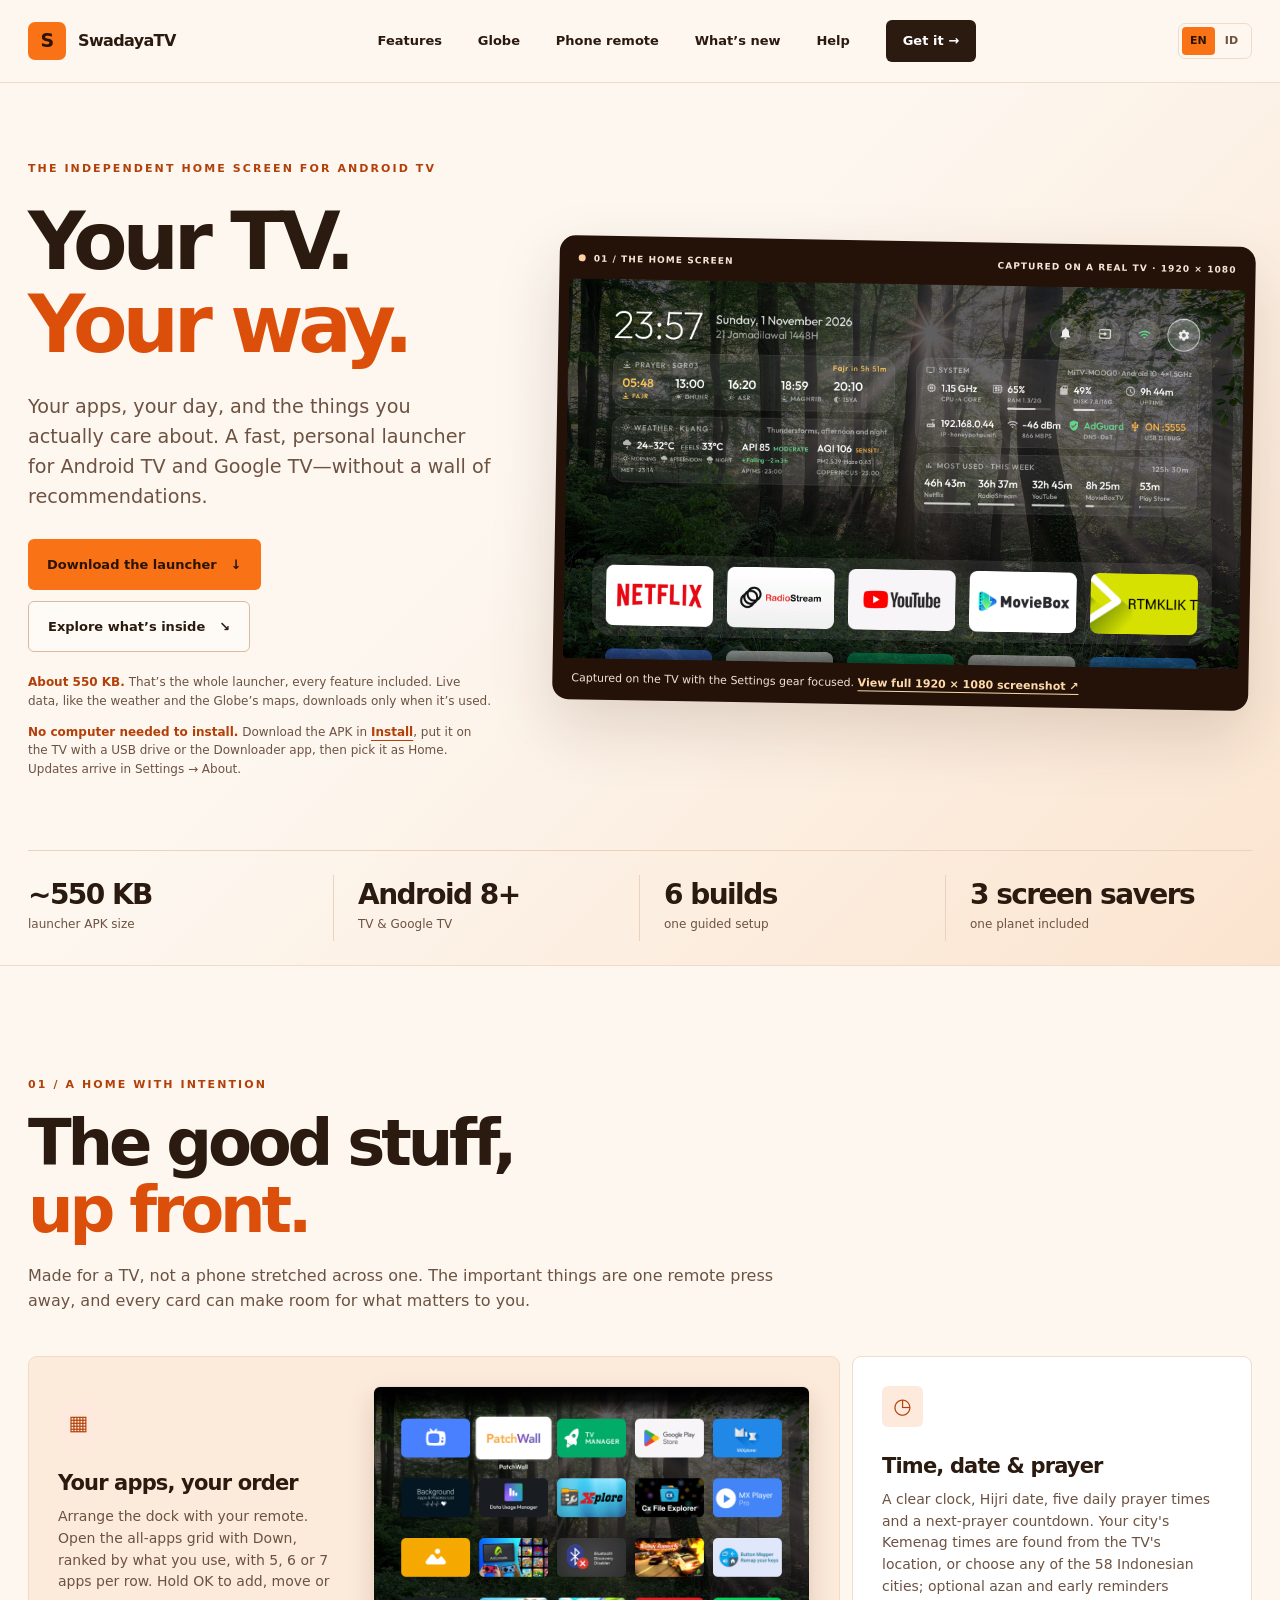
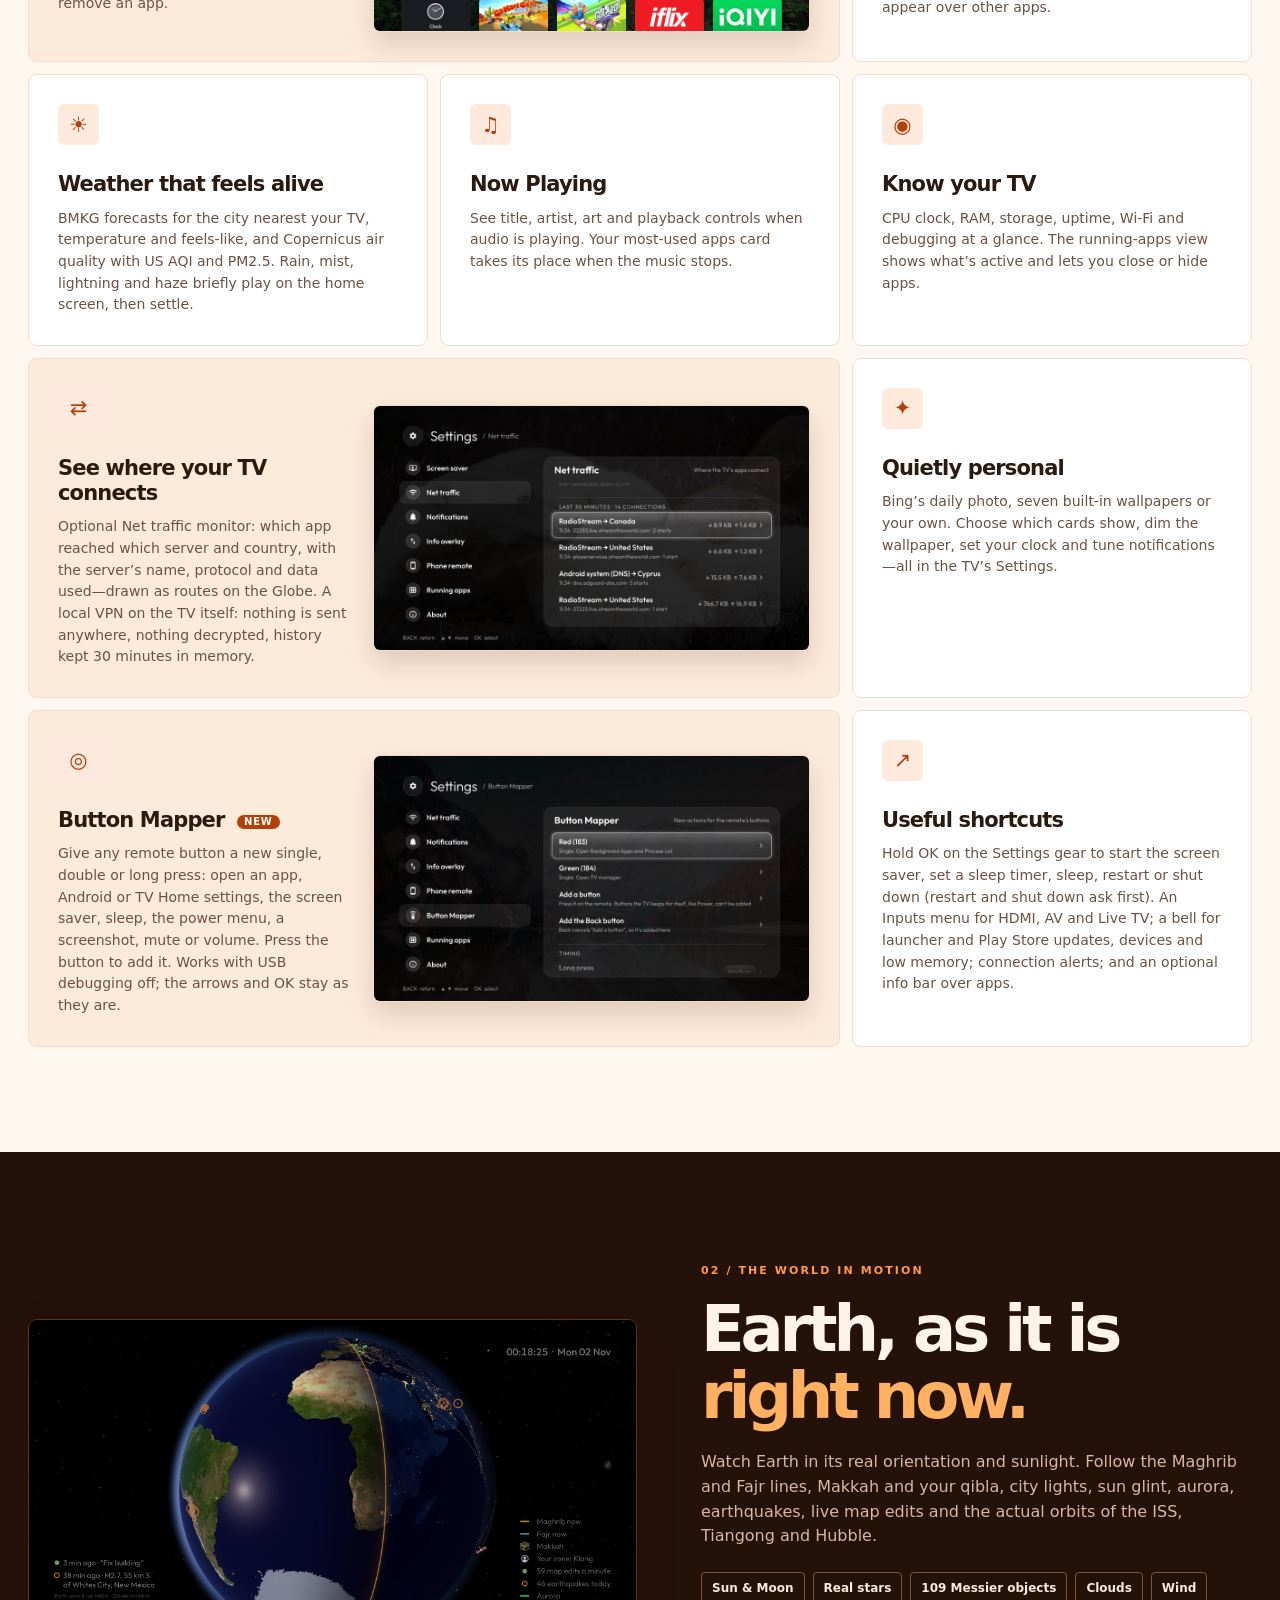
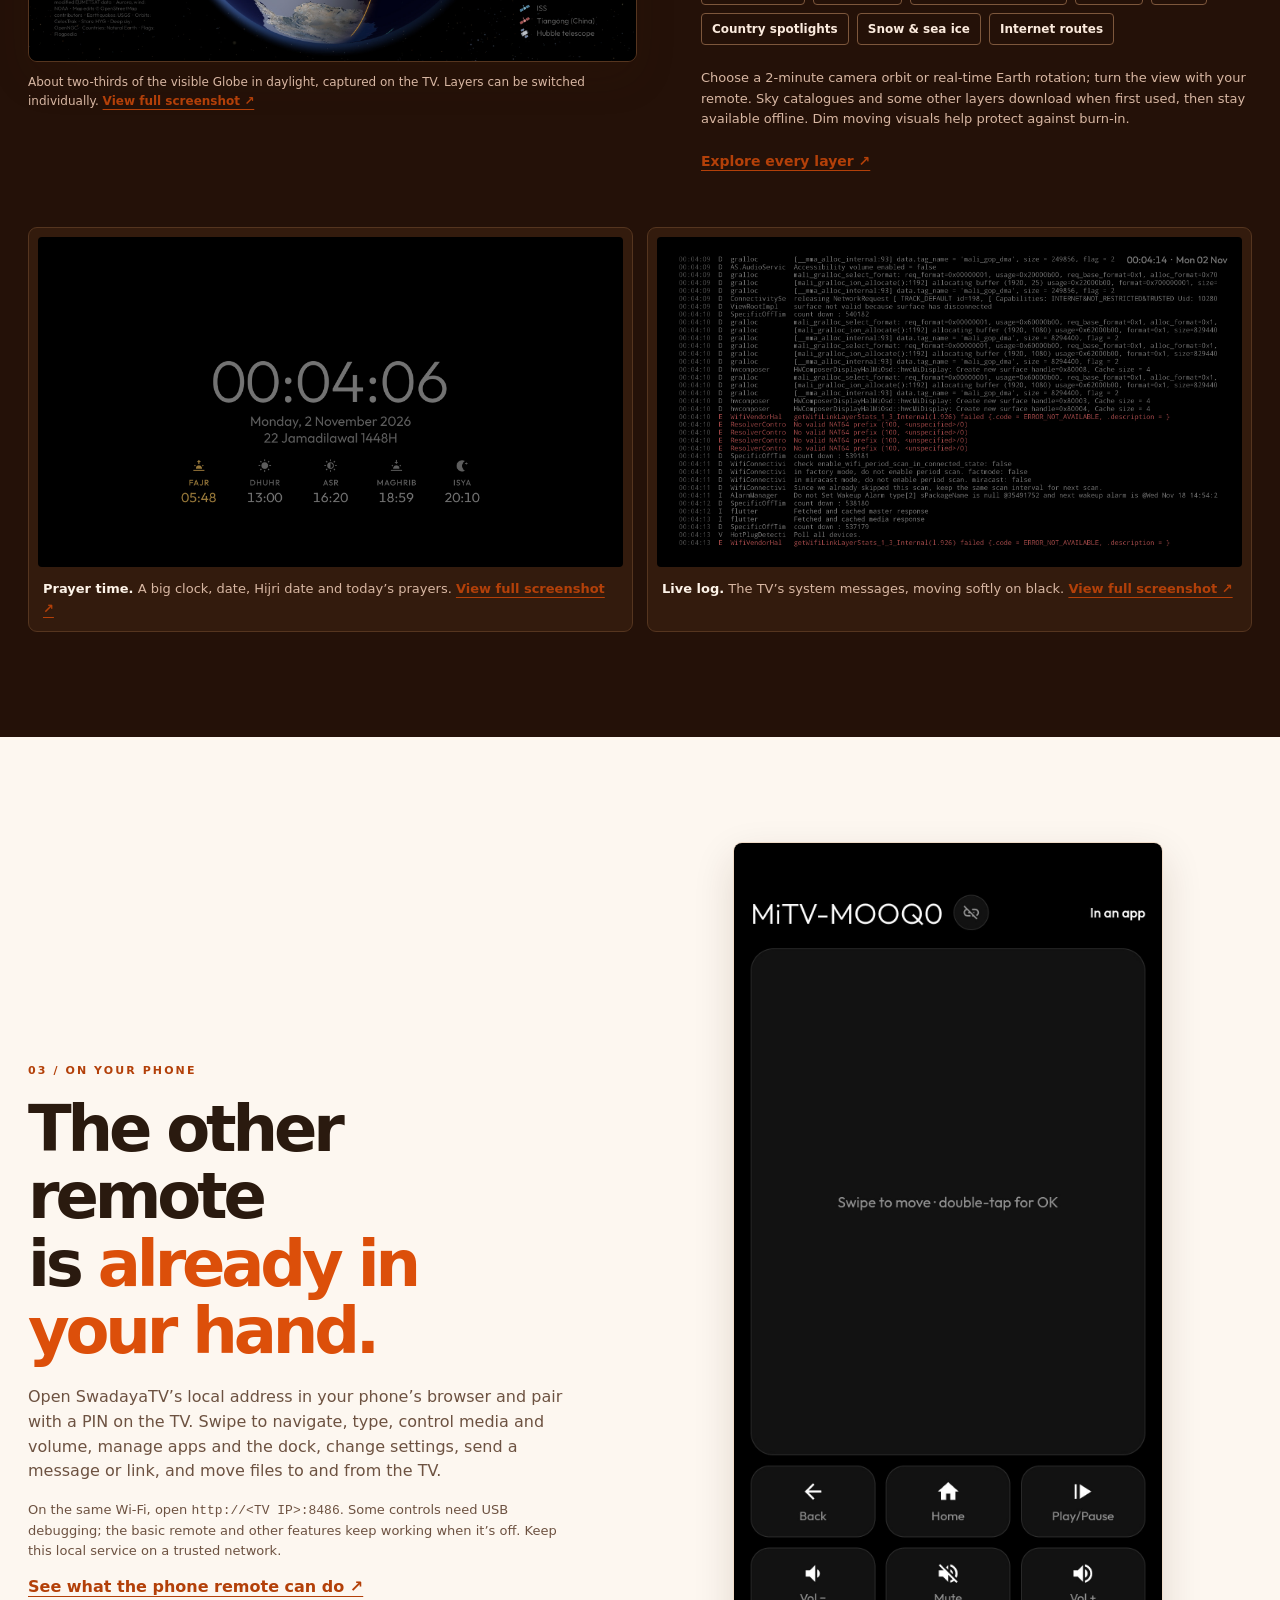
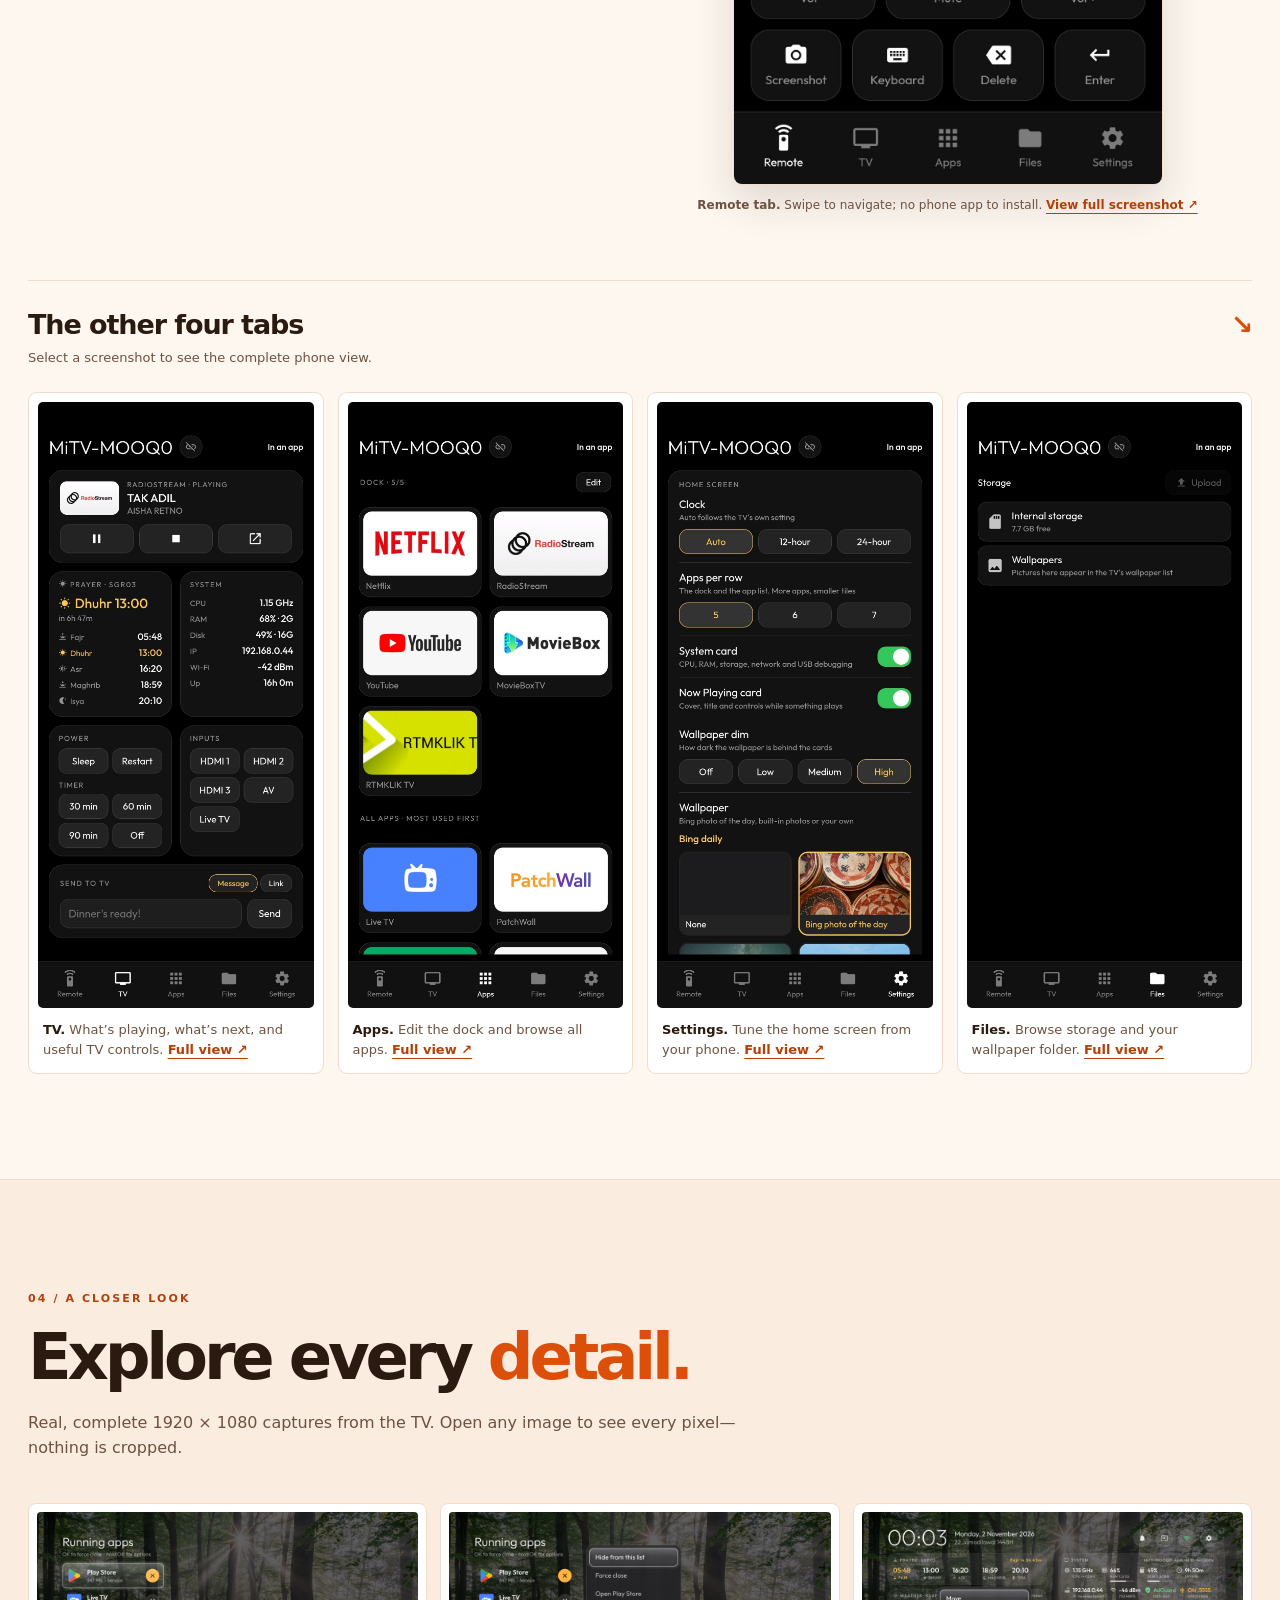
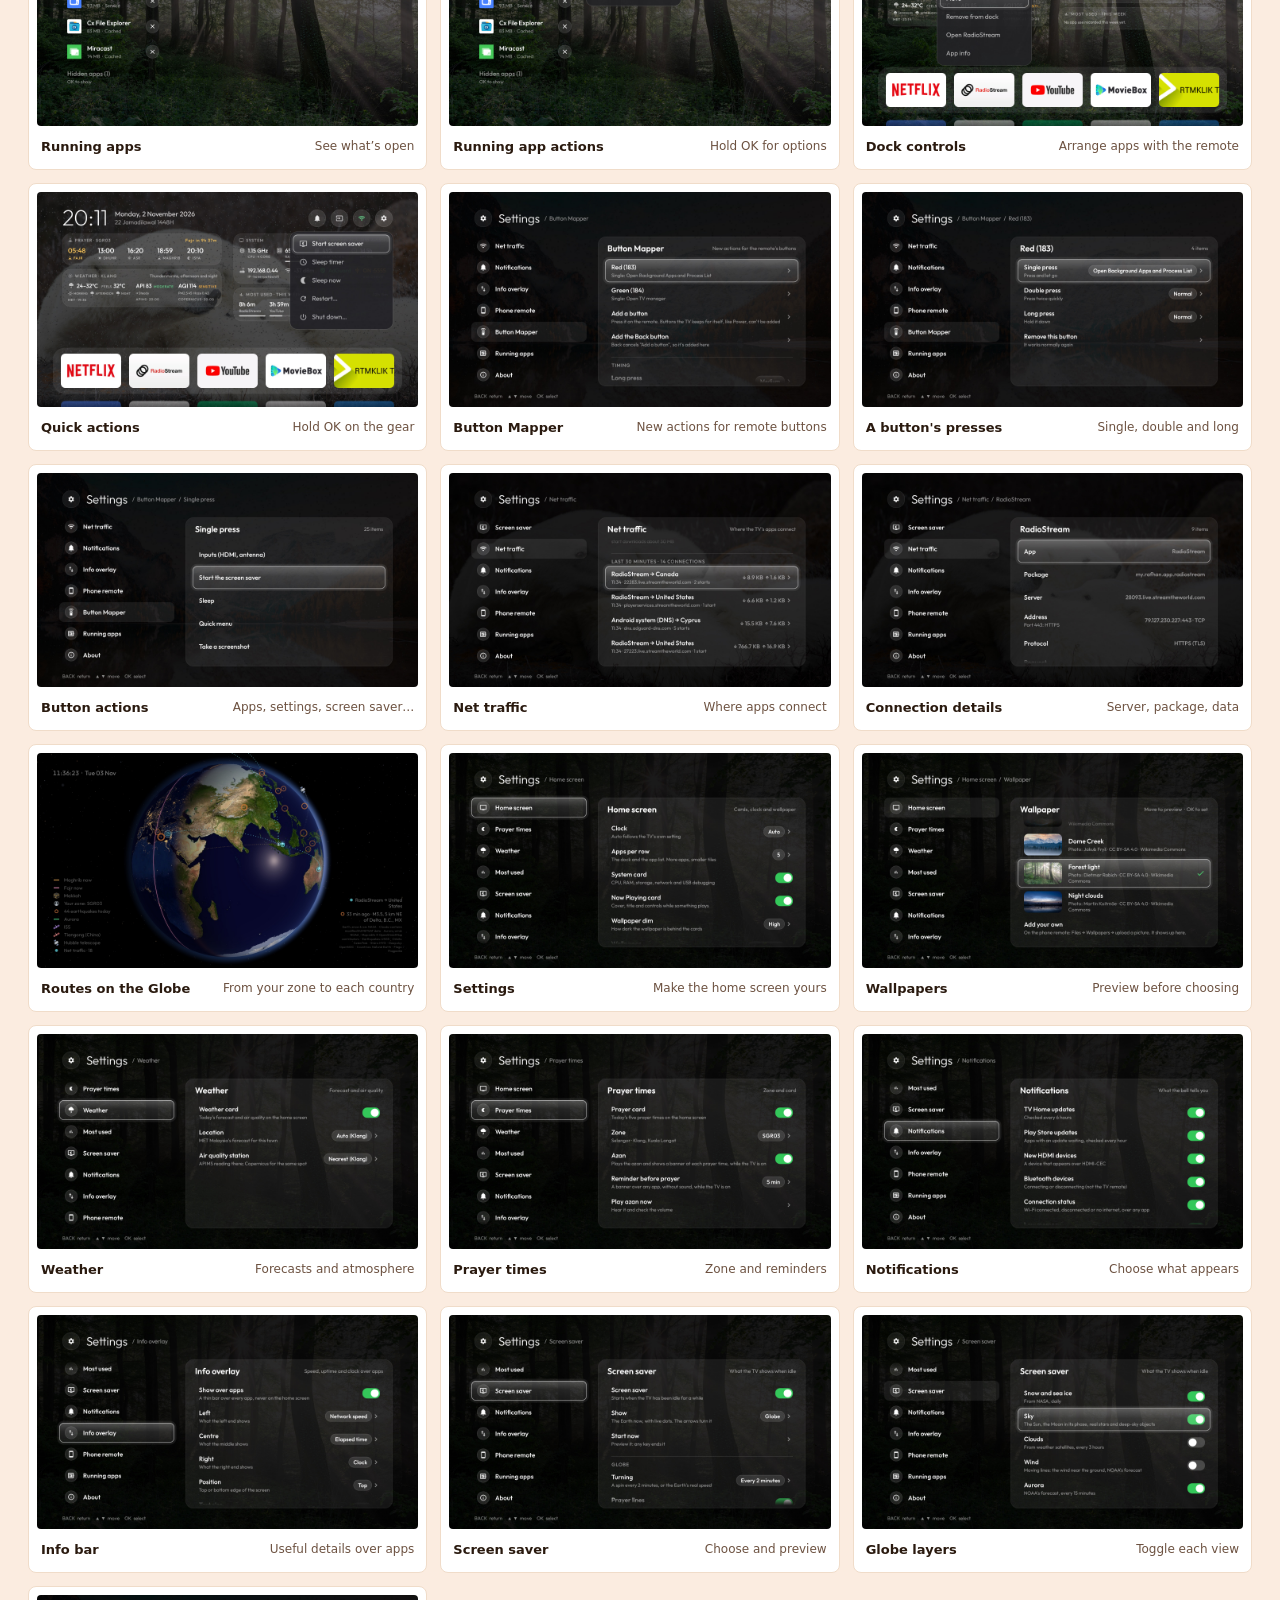
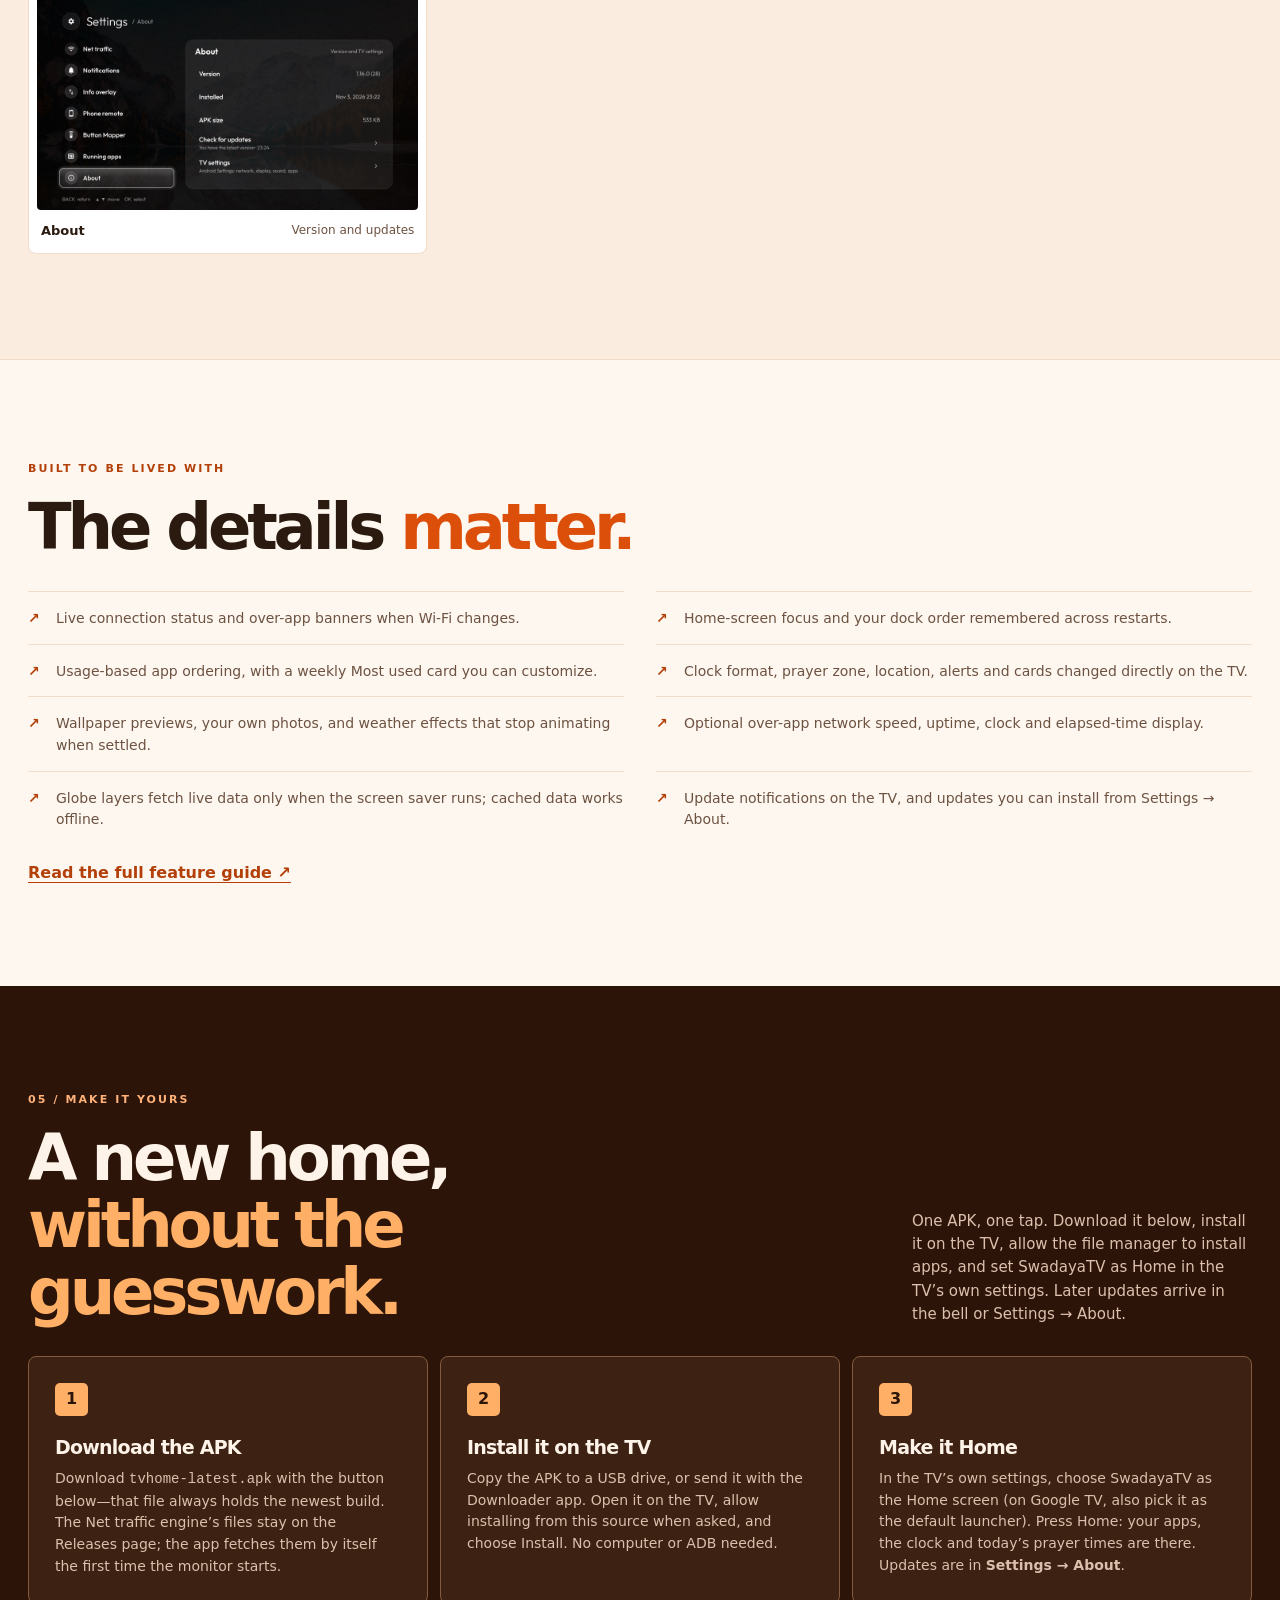
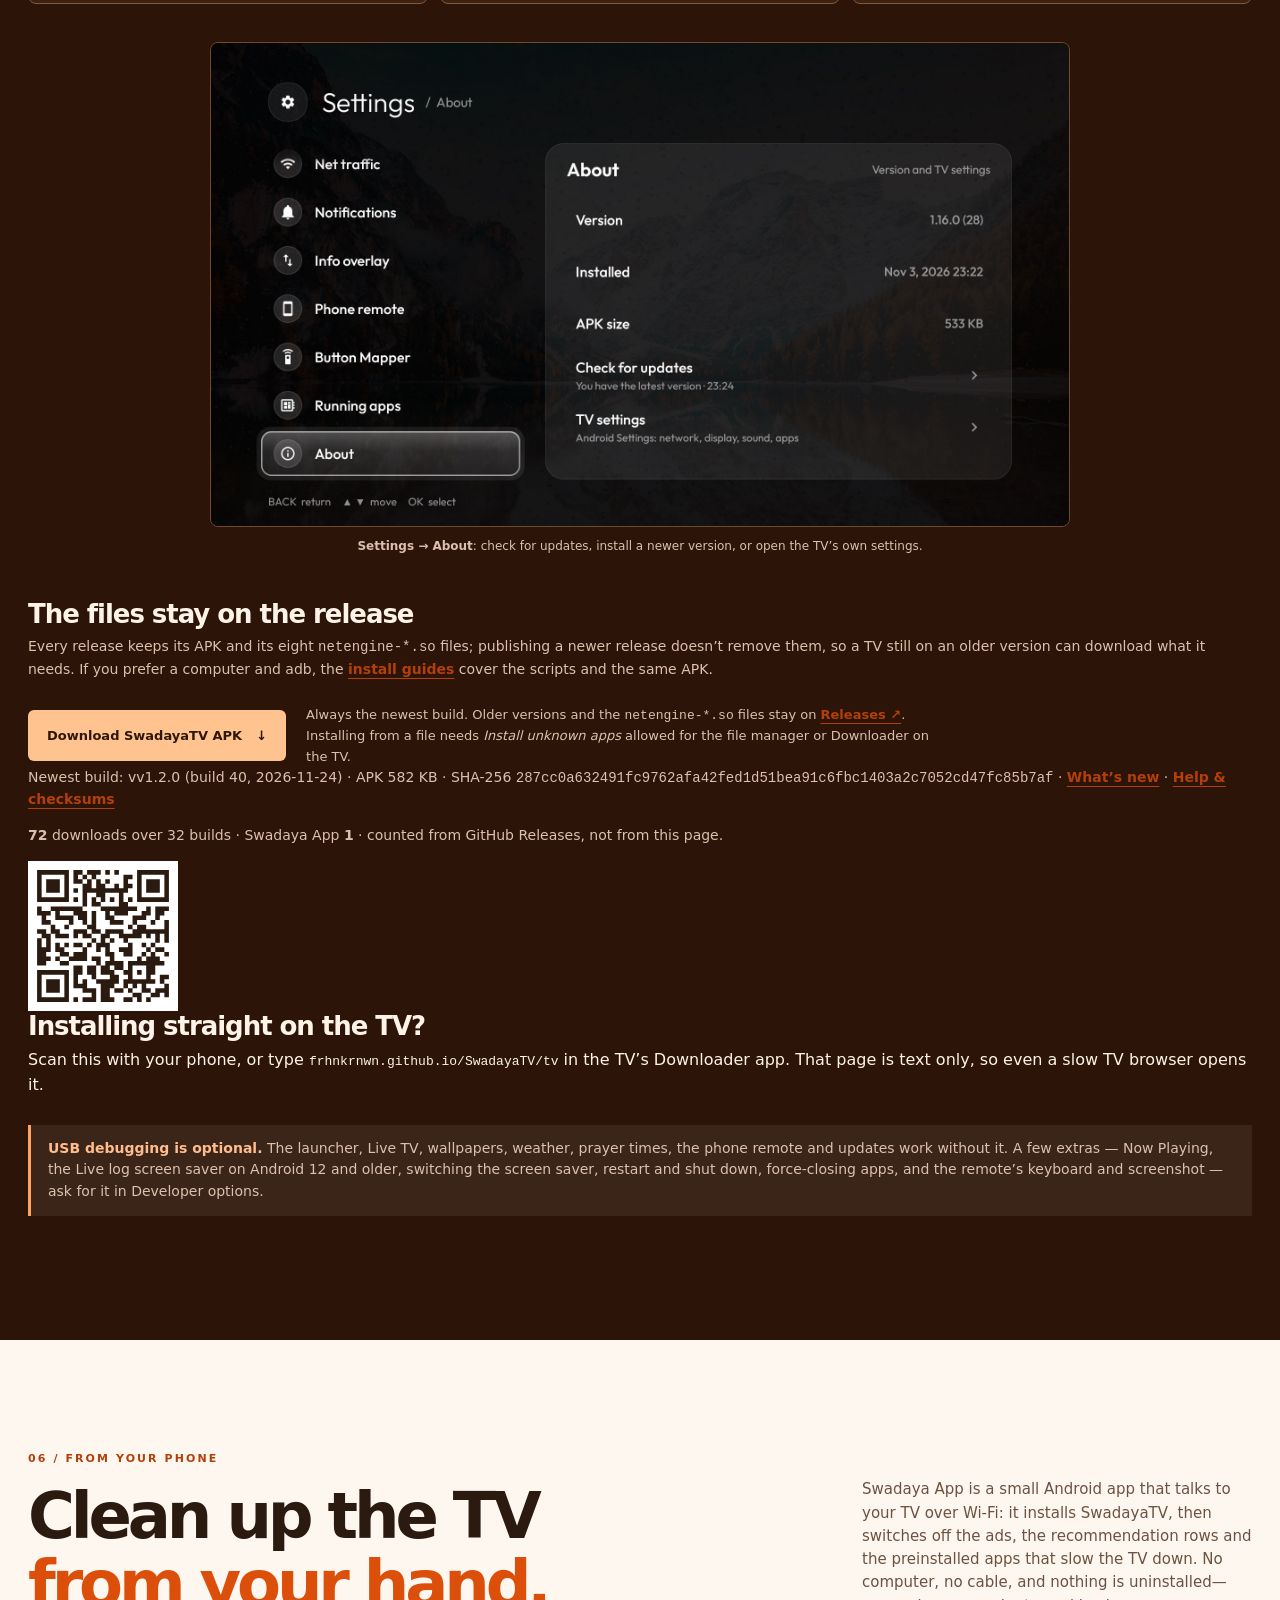
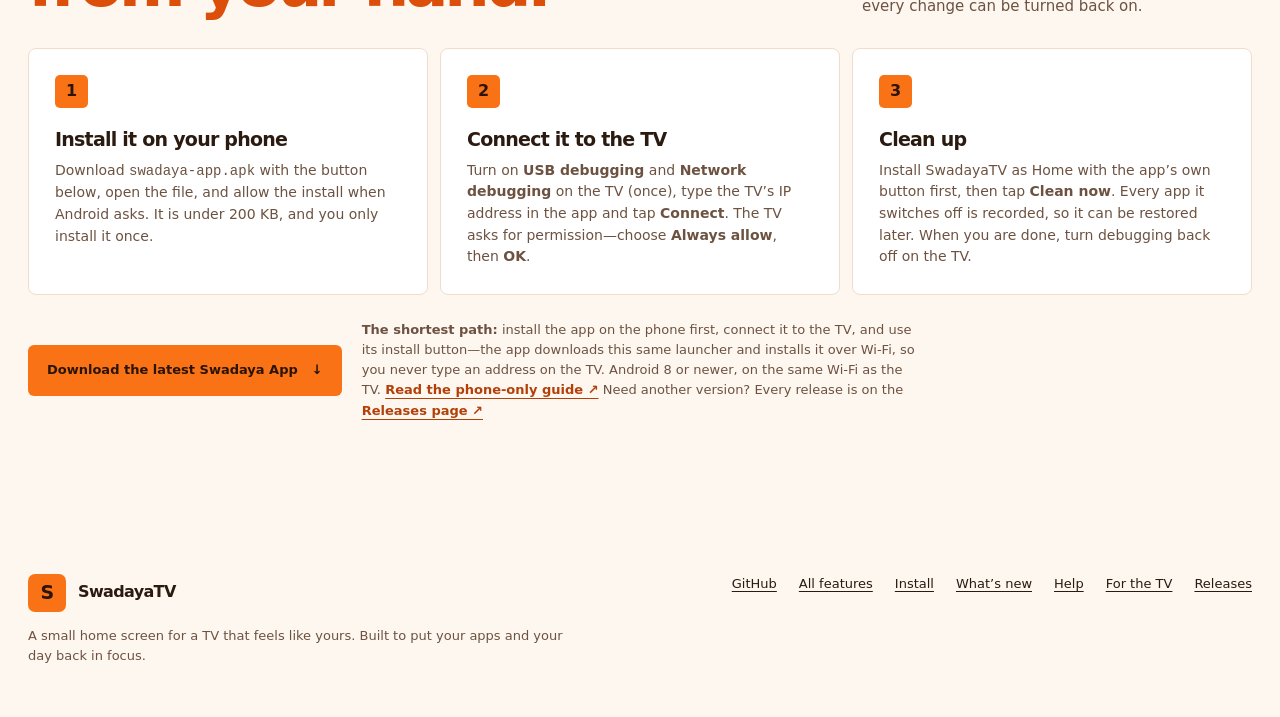
<file: docs/index.html>
<!doctype html>
<html lang="en">
<head>
  <meta charset="utf-8">
  <meta name="viewport" content="width=device-width, initial-scale=1">
  <meta name="theme-color" content="#fdf7f0">
  <meta name="description" content="SwadayaTV is a tiny, customizable home screen for Android TV and Google TV, with live weather, prayer times, a phone remote, and a real-time Globe screen saver. Install the ready-made APK from GitHub Releases.">
  <title>SwadayaTV — Make the TV yours</title>
  <link rel="canonical" href="https://frhnkrnwn.github.io/SwadayaTV/docs/">
  <link rel="alternate" hreflang="en" href="index.html">
  <link rel="alternate" hreflang="id" href="id.html">
  <meta property="og:type" content="website">
  <meta property="og:site_name" content="SwadayaTV">
  <meta property="og:title" content="SwadayaTV — Make the TV yours">
  <meta property="og:description" content="A tiny, customizable home screen for Android TV and Google TV. One APK, no computer needed.">
  <meta property="og:image" content="https://frhnkrnwn.github.io/SwadayaTV/og.jpg">
  <meta property="og:url" content="https://frhnkrnwn.github.io/SwadayaTV/docs/">
  <meta name="twitter:card" content="summary_large_image">
  <link rel="stylesheet" href="site.css">
</head>
<body>
  <a class="skip" href="#main">Skip to content</a>
  <header class="site-header" id="top">
    <nav class="nav wrap" aria-label="Main navigation">
      <a class="brand" href="#top" aria-label="SwadayaTV, back to top"><span class="brand-mark" aria-hidden="true">S</span><span>SwadayaTV</span></a>
      <div class="nav-links">
        <a href="#features">Features</a>
        <a href="#globe">Globe</a>
        <a href="#remote">Phone remote</a>
        <a href="../whats-new.html">What&rsquo;s new</a>
        <a href="../help.html">Help</a>
        <a class="nav-download" href="../release/tvhome-latest.apk" download>Get it →</a>
      </div>
      <div class="language-switch" aria-label="Language"><a href="index.html" lang="en" aria-current="page">EN</a><a href="id.html" lang="id">ID</a></div>
    </nav>
  </header>

  <main id="main">
    <div class="hero-shell">
    <div class="hero wrap">
      <div class="hero-copy">
        <span class="eyebrow">The independent home screen for Android TV</span>
        <h1>Your TV.<br><em>Your way.</em></h1>
        <p class="lead">Your apps, your day, and the things you actually care about. A fast, personal launcher for Android TV and Google TV—without a wall of recommendations.</p>
        <div class="actions">
          <a class="button primary" href="../release/tvhome-latest.apk" download>Download the launcher <span aria-hidden="true">↓</span></a>
          <a class="button secondary" href="#features">Explore what’s inside <span aria-hidden="true">↘</span></a>
        </div>
        <p class="hero-note"><strong>About 550 KB.</strong> That’s the whole launcher, every feature included. Live data, like the weather and the Globe’s maps, downloads only when it’s used.</p>
        <p class="hero-note"><strong>No computer needed to install.</strong> Download the APK in <a class="text-link" href="#install">Install</a>, put it on the TV with a USB drive or the Downloader app, then pick it as Home. Updates arrive in Settings → About.</p>
      </div>
      <figure class="hero-visual screen">
        <div class="screen-top"><span>01 / The home screen</span><span>Captured on a real TV · 1920 × 1080</span></div>
        <a class="image-link" href="home.jpg" target="_blank" rel="noopener" aria-label="Open the complete home screen screenshot"><img src="home.jpg" width="1920" height="1080" alt="SwadayaTV on a TV with Forest light wallpaper, clock, prayer times, weather and air quality, system status, most-used apps and the Settings gear focused" fetchpriority="high"></a>
        <figcaption>Captured on the TV with the Settings gear focused. <a class="text-link" href="home.jpg" target="_blank" rel="noopener">View full 1920 × 1080 screenshot ↗</a></figcaption>
      </figure>
    </div>

    <div class="proof wrap" aria-label="At a glance">
      <div class="proof-item"><strong>~550 KB</strong><span>launcher APK size</span></div>
      <div class="proof-item"><strong>Android 8+</strong><span>TV &amp; Google TV</span></div>
      <div class="proof-item"><strong>6 builds</strong><span>one guided setup</span></div>
      <div class="proof-item"><strong>3 screen savers</strong><span>one planet included</span></div>
    </div>
    </div>

    <section class="section wrap" id="features" aria-labelledby="features-title">
      <div class="section-intro">
        <span class="eyebrow">01 / A home with intention</span>
        <h2 id="features-title">The good stuff,<br><em>up front.</em></h2>
        <p>Made for a TV, not a phone stretched across one. The important things are one remote press away, and every card can make room for what matters to you.</p>
      </div>
      <div class="feature-grid">
        <article class="feature span-two">
          <div><div class="icon" aria-hidden="true">▦</div><h3>Your apps, your order</h3><p>Arrange the dock with your remote. Open the all-apps grid with Down, ranked by what you use, with 5, 6 or 7 apps per row. Hold OK to add, move or remove an app.</p></div>
          <a class="image-link" href="app-grid.jpg" target="_blank" rel="noopener" aria-label="Open the complete all apps screenshot"><img src="app-grid.jpg" width="1920" height="1080" loading="lazy" alt="All apps grid with large, easily focused TV app tiles"></a>
        </article>
        <article class="feature"><div class="icon" aria-hidden="true">◷</div><h3>Time, date &amp; prayer</h3><p>A clear clock, Hijri date, five daily prayer times and a next-prayer countdown. Your city's Kemenag times are found from the TV's location, or choose any of the 58 Indonesian cities; optional azan and early reminders appear over other apps.</p></article>
        <article class="feature"><div class="icon" aria-hidden="true">☀</div><h3>Weather that feels alive</h3><p>BMKG forecasts for the city nearest your TV, temperature and feels-like, and Copernicus air quality with US AQI and PM2.5. Rain, mist, lightning and haze briefly play on the home screen, then settle.</p></article>
        <article class="feature"><div class="icon" aria-hidden="true">♫</div><h3>Now Playing</h3><p>See title, artist, art and playback controls when audio is playing. Your most-used apps card takes its place when the music stops.</p></article>
        <article class="feature"><div class="icon" aria-hidden="true">◉</div><h3>Know your TV</h3><p>CPU clock, RAM, storage, uptime, Wi-Fi and debugging at a glance. The running-apps view shows what’s active and lets you close or hide apps.</p></article>
        <article class="feature span-two">
          <div><div class="icon" aria-hidden="true">⇄</div><h3>See where your TV connects</h3><p>Optional Net traffic monitor: which app reached which server and country, with the server’s name, protocol and data used—drawn as routes on the Globe. A local VPN on the TV itself: nothing is sent anywhere, nothing decrypted, history kept 30 minutes in memory.</p></div>
          <a class="image-link" href="net-traffic.jpg" target="_blank" rel="noopener" aria-label="Open the complete Net traffic screenshot"><img src="net-traffic.jpg" width="1920" height="1080" loading="lazy" alt="Settings → Net traffic: the latest connections, each with app, country, server name and data"></a>
        </article>
        <article class="feature"><div class="icon" aria-hidden="true">✦</div><h3>Quietly personal</h3><p>Bing’s daily photo, seven built-in wallpapers or your own. Choose which cards show, dim the wallpaper, set your clock and tune notifications—all in the TV’s Settings.</p></article>
        <article class="feature span-two">
          <div><div class="icon" aria-hidden="true">◎</div><h3>Button Mapper <span class="new-tag">New</span></h3><p>Give any remote button a new single, double or long press: open an app, Android or TV Home settings, the screen saver, sleep, the power menu, a screenshot, mute or volume. Press the button to add it. Works with USB debugging off; the arrows and OK stay as they are.</p></div>
          <a class="image-link" href="button-mapper.jpg" target="_blank" rel="noopener" aria-label="Open the complete Button Mapper screenshot"><img src="button-mapper.jpg" width="1920" height="1080" loading="lazy" alt="Settings → Button Mapper: the Red (183) and Green (184) buttons, each opening an app, with Add a button and the timing options"></a>
        </article>
        <article class="feature"><div class="icon" aria-hidden="true">↗</div><h3>Useful shortcuts</h3><p>Hold OK on the Settings gear to start the screen saver, set a sleep timer, sleep, restart or shut down (restart and shut down ask first). An Inputs menu for HDMI, AV and Live TV; a bell for launcher and Play Store updates, devices and low memory; connection alerts; and an optional info bar over apps.</p></article>
      </div>
    </section>

    <section class="section globe-band" id="globe" aria-labelledby="globe-title"><div class="wrap">
      <div class="showcase">
        <figure class="media">
          <a class="image-link" href="screensaver-globe.jpg" target="_blank" rel="noopener" aria-label="Open the complete Globe screen saver screenshot"><img src="screensaver-globe.jpg" width="1920" height="1080" loading="lazy" alt="Real-time Earth Globe with about two-thirds in daylight across South America, the Atlantic and western Africa, and night over eastern Africa and Arabia"></a>
          <figcaption>About two-thirds of the visible Globe in daylight, captured on the TV. Layers can be switched individually. <a class="text-link" href="screensaver-globe.jpg" target="_blank" rel="noopener">View full screenshot ↗</a></figcaption>
        </figure>
        <div>
          <span class="eyebrow">02 / The world in motion</span>
          <h2 id="globe-title">Earth, as it is<br><em>right now.</em></h2>
          <p class="section-copy">Watch Earth in its real orientation and sunlight. Follow the Maghrib and Fajr lines, Makkah and your qibla, city lights, sun glint, aurora, earthquakes, live map edits and the actual orbits of the ISS, Tiangong and Hubble.</p>
          <ul class="pill-list" aria-label="Optional Globe layers"><li>Sun &amp; Moon</li><li>Real stars</li><li>109 Messier objects</li><li>Clouds</li><li>Wind</li><li>Country spotlights</li><li>Snow &amp; sea ice</li><li>Internet routes</li></ul>
          <p class="muted-note">Choose a 2-minute camera orbit or real-time Earth rotation; turn the view with your remote. Sky catalogues and some other layers download when first used, then stay available offline. Dim moving visuals help protect against burn-in.</p>
          <div class="inline-links"><a class="text-link" href="https://github.com/frhnkrnwn/SwadayaTV/blob/main/docs/features.md#globe">Explore every layer ↗</a></div>
        </div>
      </div>
      <div class="mini-gallery">
        <figure><a class="image-link" href="screensaver-prayer.jpg" target="_blank" rel="noopener" aria-label="Open the complete Prayer time screen saver screenshot"><img src="screensaver-prayer.jpg" width="1920" height="1080" loading="lazy" alt="Prayer time screen saver with date, Hijri date, clock and prayer times"></a><figcaption><strong>Prayer time.</strong> A big clock, date, Hijri date and today’s prayers. <a class="text-link" href="screensaver-prayer.jpg" target="_blank" rel="noopener">View full screenshot ↗</a></figcaption></figure>
        <figure><a class="image-link" href="screensaver-log.jpg" target="_blank" rel="noopener" aria-label="Open the complete Live log screen saver screenshot"><img src="screensaver-log.jpg" width="1920" height="1080" loading="lazy" alt="Live log screen saver with system messages on a black background"></a><figcaption><strong>Live log.</strong> The TV’s system messages, moving softly on black. <a class="text-link" href="screensaver-log.jpg" target="_blank" rel="noopener">View full screenshot ↗</a></figcaption></figure>
      </div>
    </div></section>

    <section class="section wrap" id="remote" aria-labelledby="remote-title">
      <div class="showcase reverse">
        <div>
          <span class="eyebrow">03 / On your phone</span>
          <h2 id="remote-title">The other remote<br>is <em>already in your hand.</em></h2>
          <p class="section-copy">Open SwadayaTV’s local address in your phone’s browser and pair with a PIN on the TV. Swipe to navigate, type, control media and volume, manage apps and the dock, change settings, send a message or link, and move files to and from the TV.</p>
          <p class="muted-note">On the same Wi-Fi, open <code>http://&lt;TV IP&gt;:8486</code>. Some controls need USB debugging; the basic remote and other features keep working when it’s off. Keep this local service on a trusted network.</p>
          <a class="text-link" href="https://github.com/frhnkrnwn/SwadayaTV/blob/main/docs/features.md#phone-remote">See what the phone remote can do ↗</a>
        </div>
        <figure class="media">
          <a class="image-link" href="remote-home.jpg" target="_blank" rel="noopener" aria-label="Open the complete phone remote screenshot"><img src="remote-home.jpg" width="1080" height="2376" loading="lazy" alt="Remote tab with a swipe pad, Back, Home, playback, volume, keyboard and screenshot controls" style="width:min(100%, 430px); margin-inline:auto"></a>
          <figcaption style="text-align:center"><strong>Remote tab.</strong> Swipe to navigate; no phone app to install. <a class="text-link" href="remote-home.jpg" target="_blank" rel="noopener">View full screenshot ↗</a></figcaption>
        </figure>
      </div>
      <h3 class="gallery-heading">The other four tabs <span>↘</span></h3>
      <p class="muted-note">Select a screenshot to see the complete phone view.</p>
      <div class="remote-gallery">
        <figure><a class="image-link" href="remote-tv.jpg" target="_blank" rel="noopener" aria-label="Open the complete TV tab screenshot"><img src="remote-tv.jpg" width="1080" height="2376" loading="lazy" alt="TV tab with Now Playing, prayer times, system details, power and input controls, and Send to TV"></a><figcaption><strong>TV.</strong> What’s playing, what’s next, and useful TV controls. <a class="text-link" href="remote-tv.jpg" target="_blank" rel="noopener">Full view ↗</a></figcaption></figure>
        <figure><a class="image-link" href="remote-apps.jpg" target="_blank" rel="noopener" aria-label="Open the complete Apps tab screenshot"><img src="remote-apps.jpg" width="1080" height="2376" loading="lazy" alt="Apps tab with dock editing and a most-used-first app list"></a><figcaption><strong>Apps.</strong> Edit the dock and browse all apps. <a class="text-link" href="remote-apps.jpg" target="_blank" rel="noopener">Full view ↗</a></figcaption></figure>
        <figure><a class="image-link" href="remote-settings.jpg" target="_blank" rel="noopener" aria-label="Open the complete Settings tab screenshot"><img src="remote-settings.jpg" width="1080" height="2376" loading="lazy" alt="Settings tab with clock format, apps per row, card toggles, wallpaper dimming and wallpaper choices"></a><figcaption><strong>Settings.</strong> Tune the home screen from your phone. <a class="text-link" href="remote-settings.jpg" target="_blank" rel="noopener">Full view ↗</a></figcaption></figure>
        <figure><a class="image-link" href="remote-files.jpg" target="_blank" rel="noopener" aria-label="Open the complete Files tab screenshot"><img src="remote-files.jpg" width="1080" height="2376" loading="lazy" alt="Files tab with internal storage and a Wallpapers folder"></a><figcaption><strong>Files.</strong> Browse storage and your wallpaper folder. <a class="text-link" href="remote-files.jpg" target="_blank" rel="noopener">Full view ↗</a></figcaption></figure>
      </div>
    </section>

    <section class="section screens-band" id="screens" aria-labelledby="captures-title"><div class="wrap">
      <div class="section-intro"><span class="eyebrow">04 / A closer look</span><h2 id="captures-title">Explore every <em>detail.</em></h2><p>Real, complete 1920 × 1080 captures from the TV. Open any image to see every pixel—nothing is cropped.</p></div>
      <div class="capture-gallery">
        <figure><a class="image-link" href="running-apps.jpg" target="_blank" rel="noopener"><img src="running-apps.jpg" width="1920" height="1080" loading="lazy" alt="Running apps view with TV app tiles"></a><figcaption><strong>Running apps</strong><span>See what’s open</span></figcaption></figure>
        <figure><a class="image-link" href="running-apps-hide.jpg" target="_blank" rel="noopener"><img src="running-apps-hide.jpg" width="1920" height="1080" loading="lazy" alt="Hold OK menu for a running app, with hide, close and open actions"></a><figcaption><strong>Running app actions</strong><span>Hold OK for options</span></figcaption></figure>
        <figure><a class="image-link" href="dock-reorder.jpg" target="_blank" rel="noopener"><img src="dock-reorder.jpg" width="1920" height="1080" loading="lazy" alt="Hold OK menu for a dock app, including move and remove from dock"></a><figcaption><strong>Dock controls</strong><span>Arrange apps with the remote</span></figcaption></figure>
        <figure><a class="image-link" href="quick-actions.jpg" target="_blank" rel="noopener"><img src="quick-actions.jpg" width="1920" height="1080" loading="lazy" alt="Quick actions menu under the Settings gear: start screen saver, sleep timer, sleep now, restart and shut down"></a><figcaption><strong>Quick actions</strong><span>Hold OK on the gear</span></figcaption></figure>
        <figure><a class="image-link" href="button-mapper.jpg" target="_blank" rel="noopener"><img src="button-mapper.jpg" width="1920" height="1080" loading="lazy" alt="Settings → Button Mapper: the Red (183) and Green (184) buttons with their actions, Add a button, Add the Back button and timing"></a><figcaption><strong>Button Mapper</strong><span>New actions for remote buttons</span></figcaption></figure>
        <figure><a class="image-link" href="button-mapper-button.jpg" target="_blank" rel="noopener"><img src="button-mapper-button.jpg" width="1920" height="1080" loading="lazy" alt="The Red (183) button's page: single press opens an app, double and long press Normal, and Remove this button"></a><figcaption><strong>A button's presses</strong><span>Single, double and long</span></figcaption></figure>
        <figure><a class="image-link" href="button-mapper-actions.jpg" target="_blank" rel="noopener"><img src="button-mapper-actions.jpg" width="1920" height="1080" loading="lazy" alt="Actions for a press: Inputs, Start the screen saver, Sleep, Quick menu, Take a screenshot and more"></a><figcaption><strong>Button actions</strong><span>Apps, settings, screen saver…</span></figcaption></figure>
        <figure><a class="image-link" href="net-traffic.jpg" target="_blank" rel="noopener"><img src="net-traffic.jpg" width="1920" height="1080" loading="lazy" alt="Settings → Net traffic: Stop capture, Clear history and the latest connections, each with app, country, server name and data"></a><figcaption><strong>Net traffic</strong><span>Where apps connect</span></figcaption></figure>
        <figure><a class="image-link" href="net-traffic-detail.jpg" target="_blank" rel="noopener"><img src="net-traffic-detail.jpg" width="1920" height="1080" loading="lazy" alt="One connection's details: app, package, server, address, protocol, request, country, time and data"></a><figcaption><strong>Connection details</strong><span>Server, package, data</span></figcaption></figure>
        <figure><a class="image-link" href="net-traffic-globe.jpg" target="_blank" rel="noopener"><img src="net-traffic-globe.jpg" width="1920" height="1080" loading="lazy" alt="Globe screen saver with cyan dotted routes arcing from Indonesia to Europe, the United States and Australia, and Net traffic in the legend"></a><figcaption><strong>Routes on the Globe</strong><span>From your zone to each country</span></figcaption></figure>
        <figure><a class="image-link" href="settings.jpg" target="_blank" rel="noopener"><img src="settings.jpg" width="1920" height="1080" loading="lazy" alt="Launcher Settings with categories for home, prayer, weather and more"></a><figcaption><strong>Settings</strong><span>Make the home screen yours</span></figcaption></figure>
        <figure><a class="image-link" href="wallpapers.jpg" target="_blank" rel="noopener"><img src="wallpapers.jpg" width="1920" height="1080" loading="lazy" alt="Wallpaper picker showing built-in backgrounds and previews"></a><figcaption><strong>Wallpapers</strong><span>Preview before choosing</span></figcaption></figure>
        <figure><a class="image-link" href="settings-weather.jpg" target="_blank" rel="noopener"><img src="settings-weather.jpg" width="1920" height="1080" loading="lazy" alt="Weather settings including forecasts, air quality and weather effects"></a><figcaption><strong>Weather</strong><span>Forecasts and atmosphere</span></figcaption></figure>
        <figure><a class="image-link" href="settings-prayer.jpg" target="_blank" rel="noopener"><img src="settings-prayer.jpg" width="1920" height="1080" loading="lazy" alt="Prayer time settings with zone, reminders and azan choices"></a><figcaption><strong>Prayer times</strong><span>Zone and reminders</span></figcaption></figure>
        <figure><a class="image-link" href="settings-notifications.jpg" target="_blank" rel="noopener"><img src="settings-notifications.jpg" width="1920" height="1080" loading="lazy" alt="Notification settings for launcher updates and TV alerts"></a><figcaption><strong>Notifications</strong><span>Choose what appears</span></figcaption></figure>
        <figure><a class="image-link" href="settings-overlay.jpg" target="_blank" rel="noopener"><img src="settings-overlay.jpg" width="1920" height="1080" loading="lazy" alt="Optional info bar settings for an overlay over other apps"></a><figcaption><strong>Info bar</strong><span>Useful details over apps</span></figcaption></figure>
        <figure><a class="image-link" href="settings-screensaver.jpg" target="_blank" rel="noopener"><img src="settings-screensaver.jpg" width="1920" height="1080" loading="lazy" alt="Screen saver settings with selection, start now and Globe layers"></a><figcaption><strong>Screen saver</strong><span>Choose and preview</span></figcaption></figure>
        <figure><a class="image-link" href="settings-globe-layers.jpg" target="_blank" rel="noopener"><img src="settings-globe-layers.jpg" width="1920" height="1080" loading="lazy" alt="Globe screen saver layer switches in Settings"></a><figcaption><strong>Globe layers</strong><span>Toggle each view</span></figcaption></figure>
        <figure><a class="image-link" href="settings-about.jpg" target="_blank" rel="noopener"><img src="settings-about.jpg" width="1920" height="1080" loading="lazy" alt="About page showing version 1.16.0, install time, APK size, Check for updates and TV settings"></a><figcaption><strong>About</strong><span>Version and updates</span></figcaption></figure>
      </div>
    </div></section>

    <section class="small-section wrap" aria-labelledby="more-title">
      <span class="eyebrow">Built to be lived with</span>
      <h2 id="more-title">The details <em>matter.</em></h2>
      <ul class="check-grid">
        <li>Live connection status and over-app banners when Wi-Fi changes.</li>
        <li>Home-screen focus and your dock order remembered across restarts.</li>
        <li>Usage-based app ordering, with a weekly Most used card you can customize.</li>
        <li>Clock format, prayer zone, location, alerts and cards changed directly on the TV.</li>
        <li>Wallpaper previews, your own photos, and weather effects that stop animating when settled.</li>
        <li>Optional over-app network speed, uptime, clock and elapsed-time display.</li>
        <li>Globe layers fetch live data only when the screen saver runs; cached data works offline.</li>
        <li>Update notifications on the TV, and updates you can install from Settings → About.</li>
      </ul>
      <p style="margin-top:30px"><a class="text-link" href="https://github.com/frhnkrnwn/SwadayaTV/blob/main/docs/features.md">Read the full feature guide ↗</a></p>
    </section>

    <section class="install-band" id="install" aria-labelledby="install-title">
      <div class="install-inner wrap" data-build="../release/version.json">
        <span class="eyebrow">05 / Make it yours</span>
        <div class="install-head"><h2 id="install-title">A new home,<br><em>without the guesswork.</em></h2><p>One APK, one tap. Download it below, install it on the TV, allow the file manager to install apps, and set SwadayaTV as Home in the TV&rsquo;s own settings. Later updates arrive in the bell or Settings → About.</p></div>
        <div class="steps">
          <article class="step"><span class="step-number">1</span><h3>Download the APK</h3><p>Download <code>tvhome-latest.apk</code> with the button below&mdash;that file always holds the newest build. The Net traffic engine&rsquo;s files stay on the Releases page; the app fetches them by itself the first time the monitor starts.</p></article>
          <article class="step"><span class="step-number">2</span><h3>Install it on the TV</h3><p>Copy the APK to a USB drive, or send it with the Downloader app. Open it on the TV, allow installing from this source when asked, and choose Install. No computer or ADB needed.</p></article>
          <article class="step"><span class="step-number">3</span><h3>Make it Home</h3><p>In the TV&rsquo;s own settings, choose SwadayaTV as the Home screen (on Google TV, also pick it as the default launcher). Press Home: your apps, the clock and today&rsquo;s prayer times are there. Updates are in <strong>Settings → About</strong>.</p></article>
        </div>
        <figure class="tui-shot"><a class="image-link" href="settings-about.jpg" target="_blank" rel="noopener"><img src="settings-about.jpg" width="1920" height="1080" loading="lazy" alt="Settings → About showing the version, install time, APK size, Check for updates and TV settings"></a><figcaption><strong>Settings → About</strong>: check for updates, install a newer version, or open the TV&rsquo;s own settings.</figcaption></figure>
        <div class="platforms">
          <h3>The files stay on the release</h3>
          <p>Every release keeps its APK and its eight <code>netengine-*.so</code> files; publishing a newer release doesn&rsquo;t remove them, so a TV still on an older version can download what it needs. If you prefer a computer and adb, the <a class="text-link" href="https://github.com/frhnkrnwn/SwadayaTV#install">install guides</a> cover the scripts and the same APK.</p>
          <div class="install-foot"><a class="button primary" href="../release/tvhome-latest.apk" download>Download SwadayaTV APK <span aria-hidden="true">&darr;</span></a><p>Always the newest build. Older versions and the <code>netengine-*.so</code> files stay on <a class="text-link" href="https://github.com/frhnkrnwn/SwadayaTV/releases">Releases ↗</a>. Installing from a file needs <em>Install unknown apps</em> allowed for the file manager or Downloader on the TV.</p></div>
                    <p class="build-line">Newest build: v<span data-version>&mdash;</span> (<span data-build>build</span>, <span data-date>&mdash;</span>) &middot; APK <span data-size>&mdash;</span> &middot; SHA-256 <code data-sha>in release/version.json</code> &middot; <a class="text-link" href="../whats-new.html">What&rsquo;s new</a> &middot; <a class="text-link" href="../help.html">Help &amp; checksums</a></p>
          <p class="downloads-line" data-downloads="../release/downloads.json"><strong data-downloads-total>&mdash;</strong> downloads over <span data-downloads-releases>&mdash;</span> builds &middot; Swadaya App <strong data-downloads-app>&mdash;</strong> &middot; counted from GitHub Releases, not from this page.</p>
          <div class="qr-panel">
            <img src="qr-tv.svg" width="150" height="150" alt="QR code that opens the plain TV download page">
            <div><h3>Installing straight on the TV?</h3><p>Scan this with your phone, or type <code>frhnkrnwn.github.io/SwadayaTV/tv</code> in the TV&rsquo;s Downloader app. That page is text only, so even a slow TV browser opens it.</p></div>
          </div>
          <p class="security"><strong>USB debugging is optional.</strong> The launcher, Live TV, wallpapers, weather, prayer times, the phone remote and updates work without it. A few extras — Now Playing, the Live log screen saver on Android 12 and older, switching the screen saver, restart and shut down, force-closing apps, and the remote&rsquo;s keyboard and screenshot — ask for it in Developer options.</p>
        </div>
      </div>
    </section>
    <section class="section wrap" id="app" aria-labelledby="app-title">
      <span class="eyebrow">06 / From your phone</span>
      <div class="app-head">
        <h2 id="app-title">Clean up the TV<br><em>from your hand.</em></h2>
        <p>Swadaya App is a small Android app that talks to your TV over Wi-Fi: it installs SwadayaTV, then switches off the ads, the recommendation rows and the preinstalled apps that slow the TV down. No computer, no cable, and nothing is uninstalled&mdash;every change can be turned back on.</p>
      </div>
      <div class="app-steps">
        <article class="app-step"><span class="step-number">1</span><h3>Install it on your phone</h3><p>Download <code>swadaya-app.apk</code> with the button below, open the file, and allow the install when Android asks. It is under 200 KB, and you only install it once.</p></article>
        <article class="app-step"><span class="step-number">2</span><h3>Connect it to the TV</h3><p>Turn on <strong>USB debugging</strong> and <strong>Network debugging</strong> on the TV (once), type the TV&rsquo;s IP address in the app and tap <strong>Connect</strong>. The TV asks for permission&mdash;choose <strong>Always allow</strong>, then <strong>OK</strong>.</p></article>
        <article class="app-step"><span class="step-number">3</span><h3>Clean up</h3><p>Install SwadayaTV as Home with the app&rsquo;s own button first, then tap <strong>Clean now</strong>. Every app it switches off is recorded, so it can be restored later. When you are done, turn debugging back off on the TV.</p></article>
      </div>
      <div class="app-foot">
        <a class="button primary" href="../release/swadaya-app.apk" download>Download the latest Swadaya App <span aria-hidden="true">&darr;</span></a>
        <p><strong>The shortest path:</strong> install the app on the phone first, connect it to the TV, and use its install button&mdash;the app downloads this same launcher and installs it over Wi-Fi, so you never type an address on the TV. Android 8 or newer, on the same Wi-Fi as the TV. <a class="text-link" href="https://github.com/frhnkrnwn/SwadayaTV/blob/main/docs/TUTORIAL_HP_TANPA_PC.md">Read the phone-only guide &nearr;</a> Need another version? Every release is on the <a class="text-link" href="https://github.com/frhnkrnwn/SwadayaTV/releases">Releases page &nearr;</a></p>
      </div>
    </section>
  </main>

  <footer><div class="footer-inner wrap"><div><a class="brand" href="#top"><span class="brand-mark" aria-hidden="true">S</span><span>SwadayaTV</span></a><p>A small home screen for a TV that feels like yours. Built to put your apps and your day back in focus.</p></div><nav aria-label="More links"><a href="https://github.com/frhnkrnwn/SwadayaTV">GitHub</a><a href="https://github.com/frhnkrnwn/SwadayaTV/blob/main/docs/features.md">All features</a><a href="https://github.com/frhnkrnwn/SwadayaTV#install">Install</a><a href="../whats-new.html">What&rsquo;s new</a><a href="../help.html">Help</a><a href="../tv/">For the TV</a><a href="https://github.com/frhnkrnwn/SwadayaTV/releases/latest">Releases</a></nav></div></footer>
  <a class="back-to-top" href="#top" aria-label="Back to top" hidden><span aria-hidden="true">↑</span></a>
  <script src="../site.js"></script>
  <script>
    const backToTop = document.querySelector('.back-to-top');
    const updateBackToTop = () => { backToTop.hidden = window.scrollY < 600; };
    window.addEventListener('scroll', updateBackToTop, { passive: true });
    updateBackToTop();

  </script>
</body>
</html>
</file>
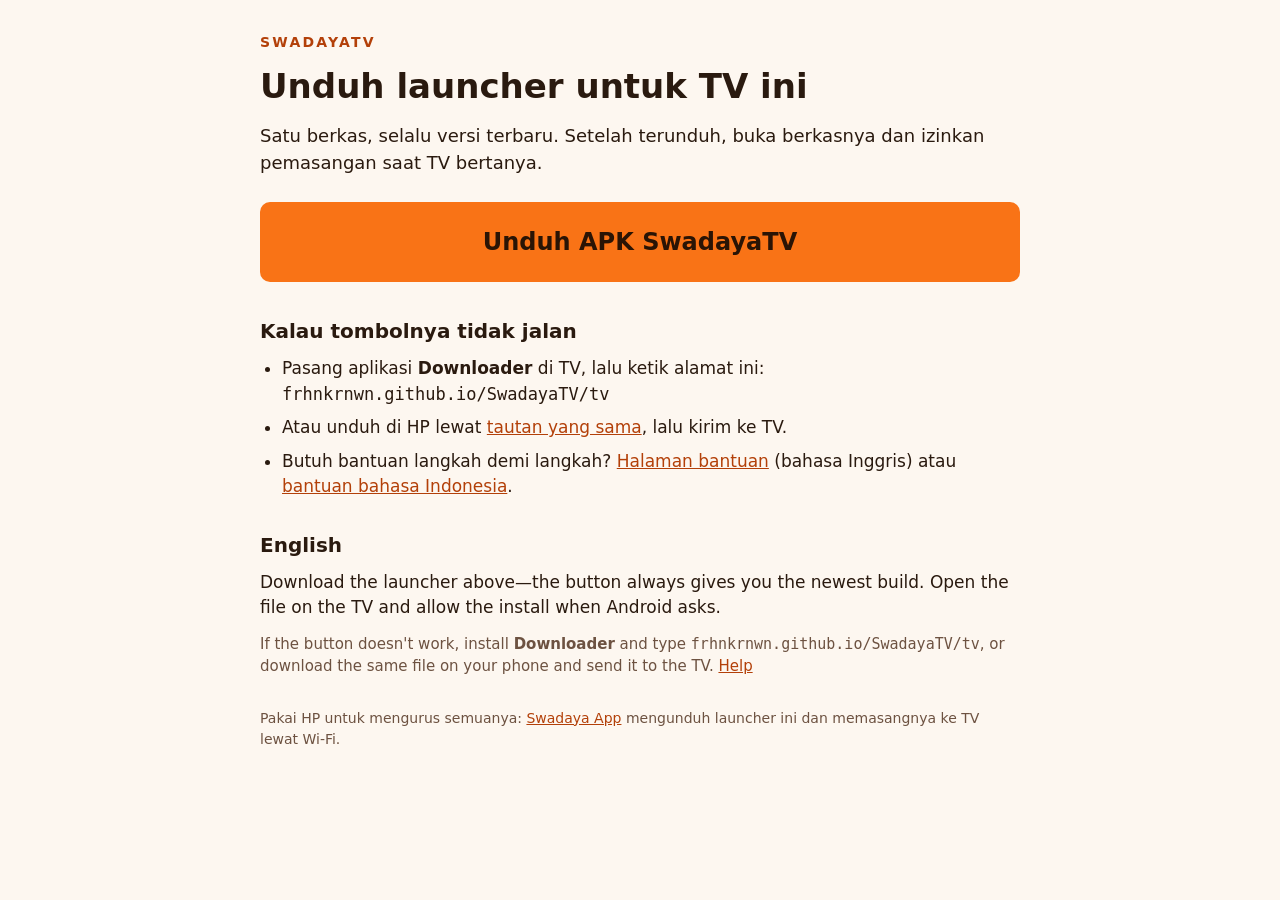
<file: tv/index.html>
<!doctype html>
<html lang="id">
<head>
  <meta charset="utf-8">
  <meta name="viewport" content="width=device-width, initial-scale=1">
  <title>SwadayaTV — unduh untuk TV</title>
  <meta name="description" content="Halaman unduh SwadayaTV yang ringan, untuk browser TV. Hanya teks dan satu tombol.">
</head>
<!-- Deliberately plain: no stylesheet, no images, no script. A cheap TV's browser has little memory
     and a slow CPU, and this page only has to do one thing: hand over the APK. -->
<body style="margin:0;background:#fdf7f0;color:#2a1a0f;font-family:system-ui,-apple-system,'Segoe UI',sans-serif;line-height:1.5">
  <main style="max-width:760px;margin:0 auto;padding:32px 20px 56px">
    <p style="font-size:14px;letter-spacing:.16em;text-transform:uppercase;color:#b34009;font-weight:800;margin:0 0 14px">SwadayaTV</p>
    <h1 style="font-size:34px;line-height:1.15;margin:0 0 16px">Unduh launcher untuk TV ini</h1>
    <p style="font-size:18px;margin:0 0 26px">Satu berkas, selalu versi terbaru. Setelah terunduh, buka berkasnya dan izinkan pemasangan saat TV bertanya.</p>

    <p style="margin:0 0 34px">
      <a href="../release/tvhome-latest.apk" download style="display:block;padding:22px 28px;background:#f97316;color:#2a1405;border-radius:10px;font-size:24px;font-weight:800;text-decoration:none;text-align:center">Unduh APK SwadayaTV</a>
    </p>

    <h2 style="font-size:20px;margin:0 0 10px">Kalau tombolnya tidak jalan</h2>
    <ul style="font-size:17px;margin:0 0 30px;padding-left:22px">
      <li style="margin-bottom:8px">Pasang aplikasi <strong>Downloader</strong> di TV, lalu ketik alamat ini:<br><code style="font-size:17px;overflow-wrap:anywhere">frhnkrnwn.github.io/SwadayaTV/tv</code></li>
      <li style="margin-bottom:8px">Atau unduh di HP lewat <a href="../release/tvhome-latest.apk" download style="color:#b34009">tautan yang sama</a>, lalu kirim ke TV.</li>
      <li>Butuh bantuan langkah demi langkah? <a href="../help.html" style="color:#b34009">Halaman bantuan</a> (bahasa Inggris) atau <a href="../id-help.html" style="color:#b34009">bantuan bahasa Indonesia</a>.</li>
    </ul>

    <h2 style="font-size:20px;margin:0 0 10px">English</h2>
    <p style="font-size:17px;margin:0 0 12px">Download the launcher above&mdash;the button always gives you the newest build. Open the file on the TV and allow the install when Android asks.</p>
    <p style="font-size:15px;color:#6d5241;margin:0 0 30px">If the button doesn't work, install <strong>Downloader</strong> and type <code>frhnkrnwn.github.io/SwadayaTV/tv</code>, or download the same file on your phone and send it to the TV. <a href="../help.html" style="color:#b34009">Help</a></p>

    <p style="font-size:14px;color:#6d5241;margin:0">Pakai HP untuk mengurus semuanya: <a href="../release/swadaya-app.apk" download style="color:#b34009">Swadaya App</a> mengunduh launcher ini dan memasangnya ke TV lewat Wi-Fi.</p>
  </main>
</body>
</html>
</file>
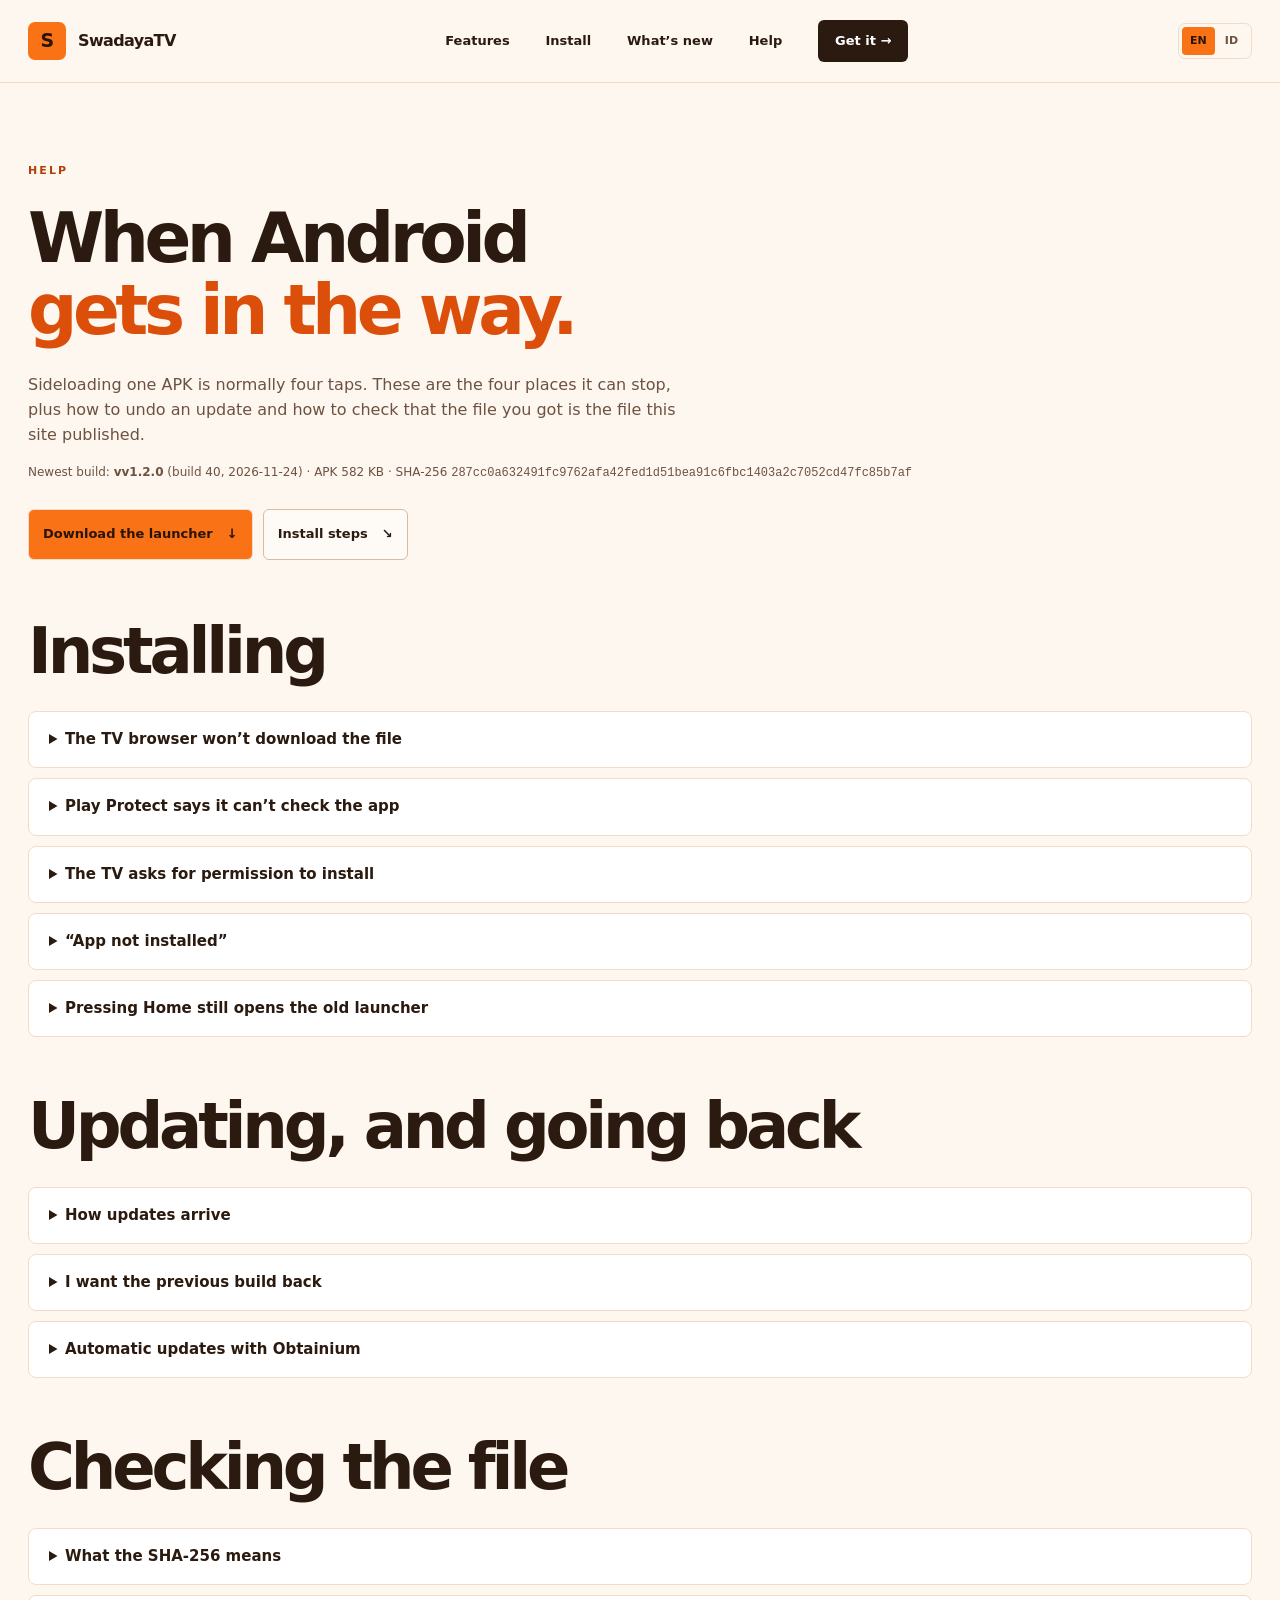
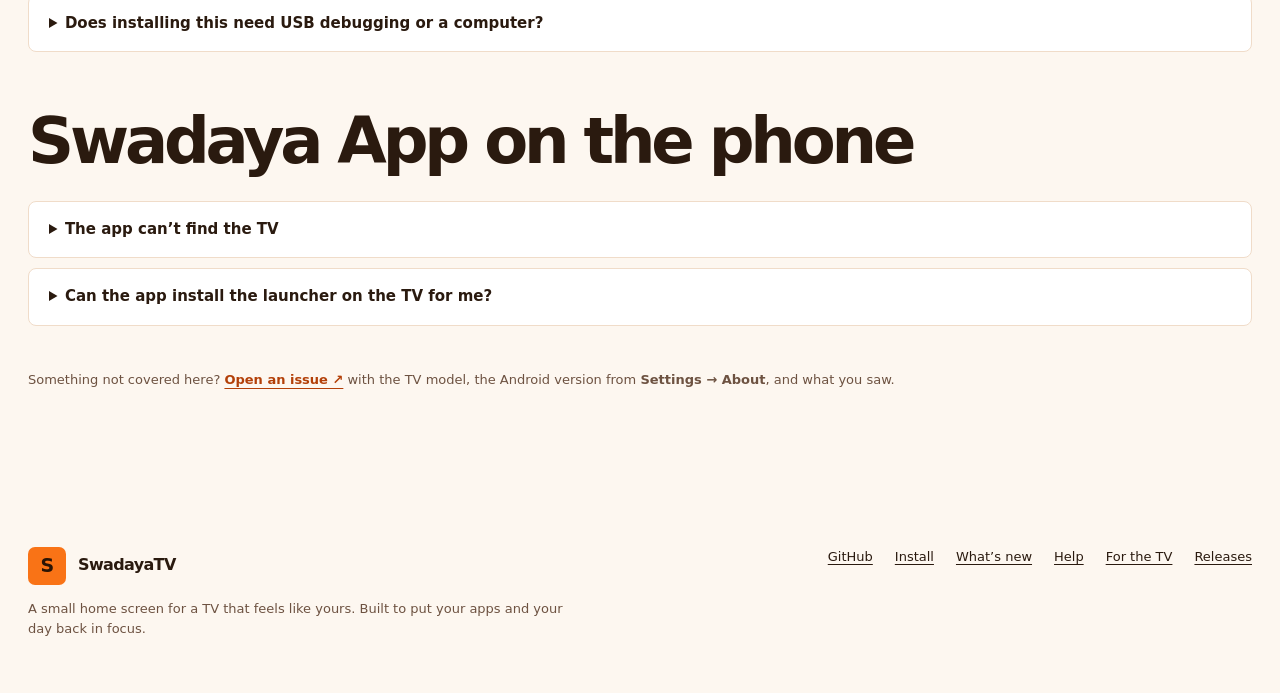
<file: help.html>
<!doctype html>
<html lang="en">
<head>
  <meta charset="utf-8">
  <meta name="viewport" content="width=device-width, initial-scale=1">
  <meta name="theme-color" content="#fdf7f0">
  <meta name="description" content="Install and update help for SwadayaTV: Play Protect, unknown sources, 'App not installed', the Home button, rollback, checksums and Obtainium.">
  <title>SwadayaTV — Help</title>
  <link rel="canonical" href="https://frhnkrnwn.github.io/SwadayaTV/help.html">
  <link rel="alternate" hreflang="en" href="help.html">
  <link rel="alternate" hreflang="id" href="id-help.html">
  <meta property="og:type" content="website">
  <meta property="og:site_name" content="SwadayaTV">
  <meta property="og:title" content="SwadayaTV — Help">
  <meta property="og:description" content="What to do when Android, Play Protect or the TV's browser gets in the way of installing SwadayaTV.">
  <meta property="og:image" content="https://frhnkrnwn.github.io/SwadayaTV/og.jpg">
  <meta property="og:url" content="https://frhnkrnwn.github.io/SwadayaTV/help.html">
  <meta name="twitter:card" content="summary_large_image">
  <link rel="stylesheet" href="site.css">
</head>
<body>
  <a class="skip" href="#main">Skip to content</a>
  <header class="site-header" id="top">
    <nav class="nav wrap" aria-label="Main navigation">
      <a class="brand" href="index.html" aria-label="SwadayaTV, home"><span class="brand-mark" aria-hidden="true">S</span><span>SwadayaTV</span></a>
      <div class="nav-links">
        <a href="index.html#features">Features</a>
        <a href="index.html#install">Install</a>
        <a href="whats-new.html">What&rsquo;s new</a>
        <a href="help.html" aria-current="page">Help</a>
        <a class="nav-download" href="release/tvhome-latest.apk" download>Get it →</a>
      </div>
      <div class="language-switch" aria-label="Language"><a href="help.html" lang="en" aria-current="page">EN</a><a href="id-help.html" lang="id">ID</a></div>
    </nav>
  </header>

  <main id="main">
    <section class="wrap page-head" data-build="release/version.json">
      <span class="eyebrow">Help</span>
      <h1>When Android<br><em>gets in the way.</em></h1>
      <p class="lede">Sideloading one APK is normally four taps. These are the four places it can stop, plus how to undo an update and how to check that the file you got is the file this site published.</p>
      <p class="build-line">Newest build: <strong>v<span data-version>&mdash;</span></strong> (<span data-build>build</span>, <span data-date>&mdash;</span>) &middot; APK <span data-size>&mdash;</span> &middot; SHA-256 <code data-sha>in release/version.json</code></p>
      <div class="page-links"><a class="button primary" href="release/tvhome-latest.apk" download>Download the launcher <span aria-hidden="true">↓</span></a><a class="button secondary" href="index.html#install">Install steps <span aria-hidden="true">↘</span></a></div>
    </section>

    <section class="wrap page-body">
      <h2>Installing</h2>
      <div class="faq">
        <details><summary>The TV browser won&rsquo;t download the file</summary>
          <p>Most TV browsers open the APK as text or refuse it. Two ways that always work:</p>
          <ul>
            <li>Open <a class="text-link" href="tv/">the plain TV page</a> and scan its QR code from the phone you are reading this on, then send the file to the TV (Downloader, a USB drive, or the phone&rsquo;s own share sheet).</li>
            <li>Install the <strong>Downloader</strong> app on the TV and type <code>frhnkrnwn.github.io/SwadayaTV/tv</code> into its address bar. The page is text only, so it loads even on a slow TV.</li>
          </ul>
          <p>The phone app does the same job without typing anything: it downloads the launcher on the phone and installs it on the TV over Wi-Fi.</p>
        </details>
        <details><summary>Play Protect says it can&rsquo;t check the app</summary>
          <p>The launcher isn&rsquo;t distributed through Google Play, so Play Protect has no record of it. On the warning sheet tap <strong>More details</strong>, then <strong>Install anyway</strong>. You do not need to turn Play Protect off.</p>
        </details>
        <details><summary>The TV asks for permission to install</summary>
          <p>Android only lets a file manager, browser or Downloader install apps after you allow it: <strong>Settings → Apps → Special app access → Install unknown apps</strong>, pick the app you are installing from, and allow it. On some TVs the prompt appears by itself with a <strong>Settings</strong> button&mdash;use that.</p>
        </details>
        <details><summary>&ldquo;App not installed&rdquo;</summary>
          <p>Almost always a signature mismatch: an older copy on the TV was signed with a different key (a debug build, or a build from before this site existed). Android refuses to replace it. Uninstall the old SwadayaTV first, then install the APK from this site. Settings and the dock are lost with that uninstall, so do it once and keep using this site&rsquo;s APK afterwards&mdash;every build here is signed with the same release key and installs over the previous one.</p>
        </details>
        <details><summary>Pressing Home still opens the old launcher</summary>
          <p>SwadayaTV is installed but not selected. On Google TV: <strong>Settings → System → Home screen</strong> (or <strong>Apps → Default apps → Home</strong>). On other Android TVs the entry is under <strong>Settings → Device preferences → Home screen</strong>. Pick SwadayaTV, then press Home twice.</p>
        </details>
      </div>

      <h2 style="margin-top:56px">Updating, and going back</h2>
      <div class="faq">
        <details><summary>How updates arrive</summary>
          <p>The launcher checks this site&rsquo;s <code>release/version.json</code> once a day; a newer build appears in the bell and in <strong>Settings → About → Check for updates</strong>. It downloads the APK from this site, verifies its SHA-256, and hands it to Android. Your settings stay.</p>
          <p>If the site is ever unreachable, the launcher falls back to the GitHub release, so updates keep working.</p>
        </details>
        <details><summary>I want the previous build back</summary>
          <p>Android refuses to install an older version over a newer one, so this is a two-step: uninstall SwadayaTV, then install <a class="text-link" href="release/tvhome-previous.apk" download>the previous build</a>. Uninstalling clears the launcher&rsquo;s settings, so treat it as a last resort and report what broke&mdash;a fix in the next build is usually quicker.</p>
          <p>The full list of older builds is on <a class="text-link" href="https://github.com/frhnkrnwn/SwadayaTV/releases">Releases ↗</a>.</p>
        </details>
        <details><summary>Automatic updates with Obtainium</summary>
          <p>Prefer an app that updates it for you? Install <a class="text-link" href="https://github.com/ImranR98/Obtainium">Obtainium ↗</a>, add <code>https://github.com/frhnkrnwn/SwadayaTV</code>, and it follows this repository&rsquo;s releases. The APKs are signed with the same key, so Obtainium&rsquo;s updates install over the launcher just like the built-in updater&rsquo;s.</p>
        </details>
      </div>

      <h2 style="margin-top:56px">Checking the file</h2>
      <div class="faq">
        <details><summary>What the SHA-256 means</summary>
          <p>Every build has a fingerprint: the SHA-256 of the exact APK behind the button on this site. The live value is in <a class="text-link" href="release/version.json">release/version.json</a> and next to each build in <a class="text-link" href="whats-new.html">What&rsquo;s new</a>.</p>
          <p>On a computer: <code>sha256sum tvhome-latest.apk</code> (Linux) or <code>shasum -a 256 tvhome-latest.apk</code> (macOS). On a phone, any checksum app shows the same string. If it doesn&rsquo;t match, the download was altered or cut short&mdash;delete it and download again.</p>
        </details>
        <details><summary>Does installing this need USB debugging or a computer?</summary>
          <p>No. USB debugging is only for a few extras inside the app (see the note in <a class="text-link" href="index.html#install">Install</a>). The launcher, Live TV, wallpapers, weather, prayer times, the phone remote and updates work without it.</p>
        </details>
      </div>

      <h2 style="margin-top:56px">Swadaya App on the phone</h2>
      <div class="faq">
        <details><summary>The app can&rsquo;t find the TV</summary>
          <ul>
            <li>Phone and TV must be on the same Wi-Fi; guest networks and &ldquo;AP isolation&rdquo; block it.</li>
            <li>On the TV, turn on <strong>USB debugging</strong> and <strong>Network debugging</strong> (Developer options). The TV asks for permission the first time&mdash;choose <strong>Always allow</strong>.</li>
            <li>Type the TV&rsquo;s IP address exactly as shown in <strong>Settings → Network</strong> on the TV.</li>
            <li>Turn debugging back off when you are done; nothing in the app needs it afterwards.</li>
          </ul>
        </details>
        <details><summary>Can the app install the launcher on the TV for me?</summary>
          <p>Yes. That is the shortest path: install <a class="text-link" href="release/swadaya-app.apk" download>Swadaya App</a> on the phone, connect it to the TV, and use its install button. The app downloads the same APK this site publishes and pushes it to the TV; you never type an address on the TV.</p>
        </details>
      </div>

      <p class="muted-note" style="margin-top:44px">Something not covered here? <a class="text-link" href="https://github.com/frhnkrnwn/SwadayaTV/issues">Open an issue ↗</a> with the TV model, the Android version from <strong>Settings → About</strong>, and what you saw.</p>
    </section>
  </main>

  <footer><div class="footer-inner wrap"><div><a class="brand" href="index.html"><span class="brand-mark" aria-hidden="true">S</span><span>SwadayaTV</span></a><p>A small home screen for a TV that feels like yours. Built to put your apps and your day back in focus.</p></div><nav aria-label="More links"><a href="https://github.com/frhnkrnwn/SwadayaTV">GitHub</a><a href="index.html#install">Install</a><a href="whats-new.html">What&rsquo;s new</a><a href="help.html">Help</a><a href="tv/">For the TV</a><a href="https://github.com/frhnkrnwn/SwadayaTV/releases/latest">Releases</a></nav></div></footer>
  <script src="site.js"></script>
</body>
</html>
</file>
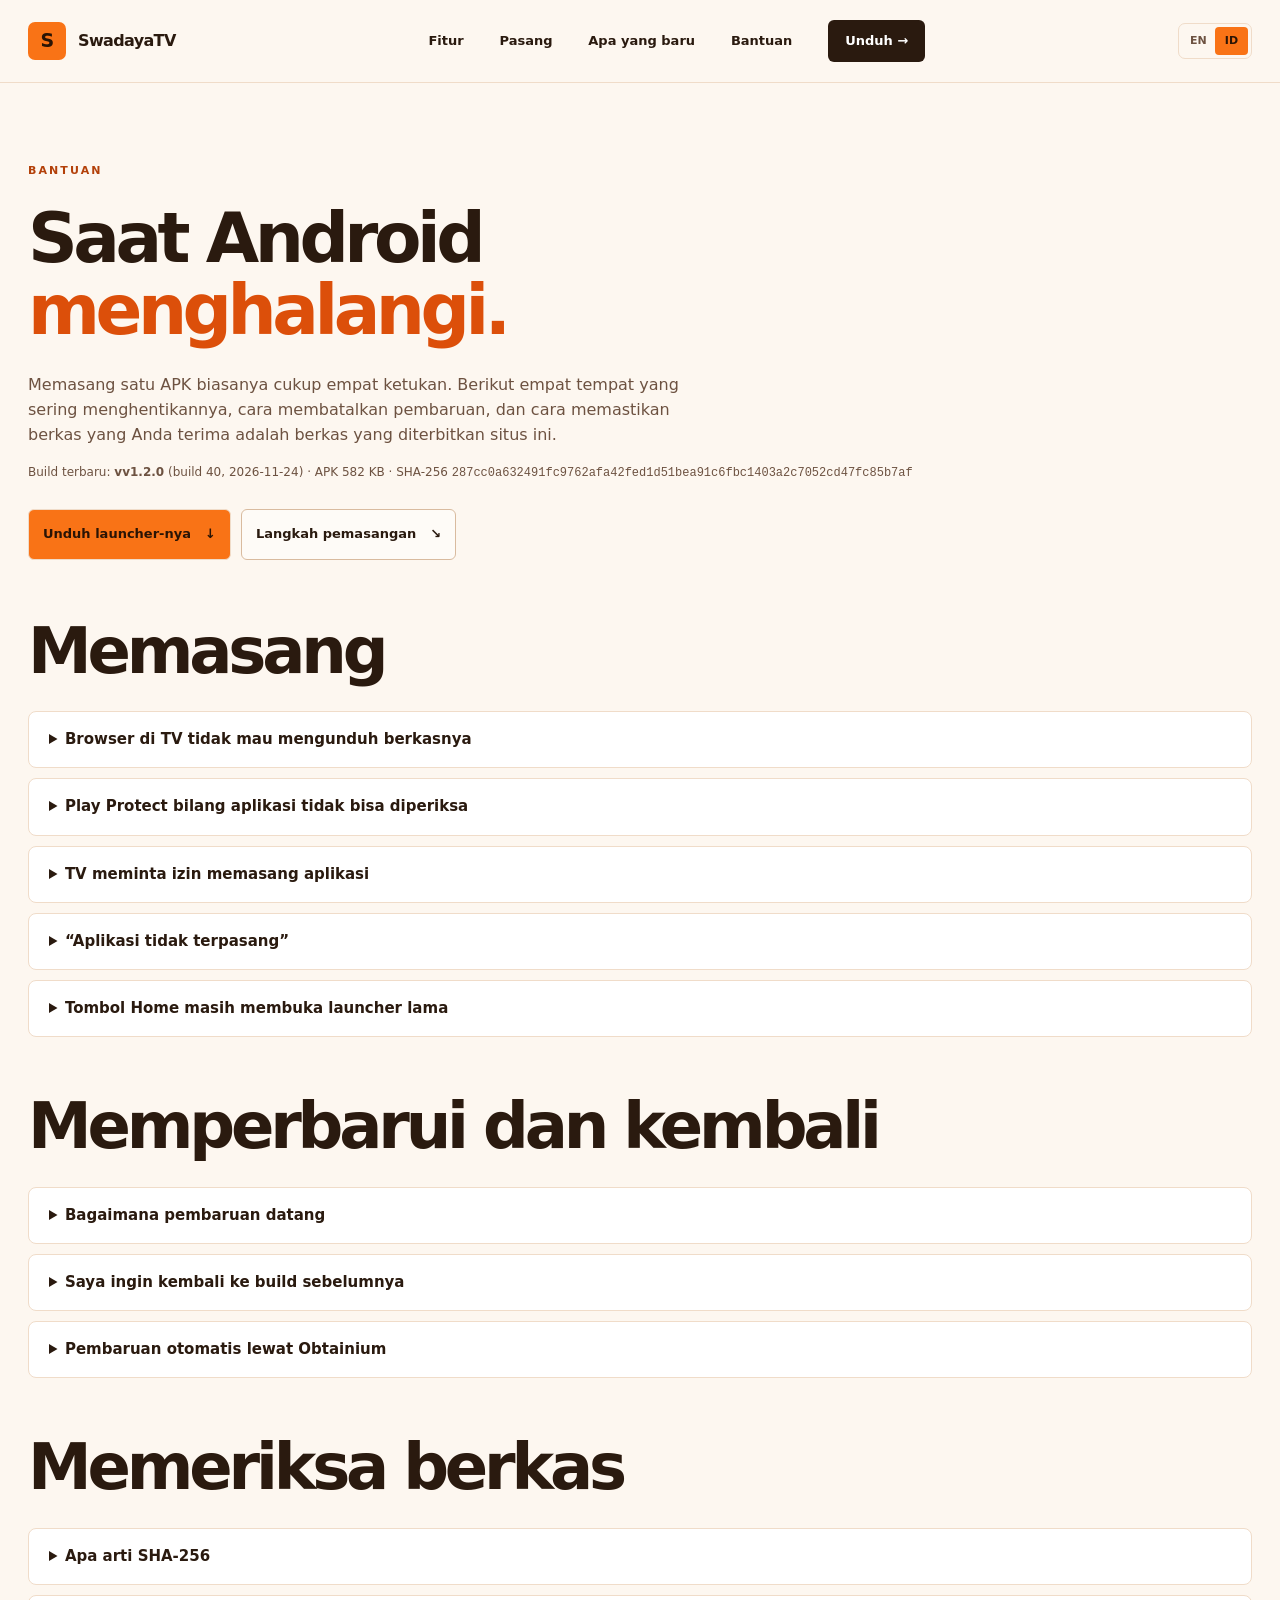
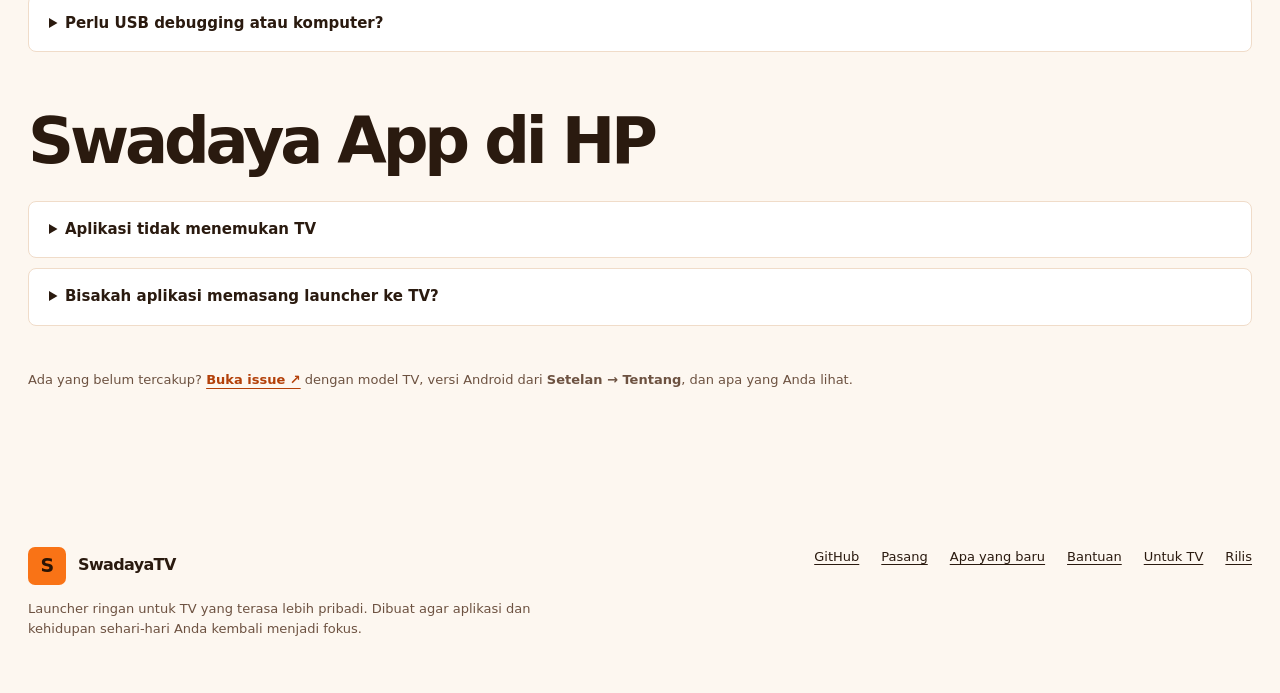
<file: id-help.html>
<!doctype html>
<html lang="id">
<head>
  <meta charset="utf-8">
  <meta name="viewport" content="width=device-width, initial-scale=1">
  <meta name="theme-color" content="#fdf7f0">
  <meta name="description" content="Bantuan pasang dan perbarui SwadayaTV: Play Protect, sumber tidak dikenal, 'Aplikasi tidak terpasang', tombol Home, kembali ke versi lama, checksum, dan Obtainium.">
  <title>SwadayaTV — Bantuan</title>
  <link rel="canonical" href="https://frhnkrnwn.github.io/SwadayaTV/id-help.html">
  <link rel="alternate" hreflang="en" href="help.html">
  <link rel="alternate" hreflang="id" href="id-help.html">
  <meta property="og:type" content="website">
  <meta property="og:site_name" content="SwadayaTV">
  <meta property="og:title" content="SwadayaTV — Bantuan">
  <meta property="og:description" content="Yang perlu dilakukan saat Android, Play Protect, atau browser TV menghalangi pemasangan SwadayaTV.">
  <meta property="og:image" content="https://frhnkrnwn.github.io/SwadayaTV/og.jpg">
  <meta property="og:url" content="https://frhnkrnwn.github.io/SwadayaTV/id-help.html">
  <meta name="twitter:card" content="summary_large_image">
  <link rel="stylesheet" href="site.css">
</head>
<body>
  <a class="skip" href="#main">Lompat ke isi</a>
  <header class="site-header" id="top">
    <nav class="nav wrap" aria-label="Navigasi utama">
      <a class="brand" href="id.html" aria-label="SwadayaTV, beranda"><span class="brand-mark" aria-hidden="true">S</span><span>SwadayaTV</span></a>
      <div class="nav-links">
        <a href="id.html#features">Fitur</a>
        <a href="id.html#install">Pasang</a>
        <a href="id-whats-new.html">Apa yang baru</a>
        <a href="id-help.html" aria-current="page">Bantuan</a>
        <a class="nav-download" href="release/tvhome-latest.apk" download>Unduh →</a>
      </div>
      <div class="language-switch" aria-label="Bahasa"><a href="help.html" lang="en">EN</a><a href="id-help.html" lang="id" aria-current="page">ID</a></div>
    </nav>
  </header>

  <main id="main">
    <section class="wrap page-head" data-build="release/version.json">
      <span class="eyebrow">Bantuan</span>
      <h1>Saat Android<br><em>menghalangi.</em></h1>
      <p class="lede">Memasang satu APK biasanya cukup empat ketukan. Berikut empat tempat yang sering menghentikannya, cara membatalkan pembaruan, dan cara memastikan berkas yang Anda terima adalah berkas yang diterbitkan situs ini.</p>
      <p class="build-line">Build terbaru: <strong>v<span data-version>&mdash;</span></strong> (<span data-build>build</span>, <span data-date>&mdash;</span>) &middot; APK <span data-size>&mdash;</span> &middot; SHA-256 <code data-sha>di release/version.json</code></p>
      <div class="page-links"><a class="button primary" href="release/tvhome-latest.apk" download>Unduh launcher-nya <span aria-hidden="true">↓</span></a><a class="button secondary" href="id.html#install">Langkah pemasangan <span aria-hidden="true">↘</span></a></div>
    </section>

    <section class="wrap page-body">
      <h2>Memasang</h2>
      <div class="faq">
        <details><summary>Browser di TV tidak mau mengunduh berkasnya</summary>
          <p>Kebanyakan browser TV membuka APK sebagai teks atau menolaknya. Dua cara yang selalu berhasil:</p>
          <ul>
            <li>Buka <a class="text-link" href="tv/">halaman TV yang ringan</a>, pindai kode QR-nya dari HP yang Anda pakai sekarang, lalu kirim berkasnya ke TV (Downloader, flashdisk, atau menu bagikan di HP).</li>
            <li>Pasang aplikasi <strong>Downloader</strong> di TV dan ketik <code>frhnkrnwn.github.io/SwadayaTV/tv</code> di kolom alamatnya. Halamannya hanya teks, jadi tetap terbuka di TV lambat.</li>
          </ul>
          <p>Aplikasi Swadaya App di HP melakukan pekerjaan yang sama tanpa mengetik apa pun: launcher diunduh di HP lalu dipasang ke TV lewat Wi-Fi.</p>
        </details>
        <details><summary>Play Protect bilang aplikasi tidak bisa diperiksa</summary>
          <p>Launcher ini tidak lewat Google Play, jadi Play Protect tidak punya catatannya. Di peringatan itu ketuk <strong>More details</strong> (Detail lainnya), lalu <strong>Install anyway</strong> (Tetap pasang). Play Protect tidak perlu dimatikan.</p>
        </details>
        <details><summary>TV meminta izin memasang aplikasi</summary>
          <p>Android hanya mengizinkan pengelola berkas, browser, atau Downloader memasang aplikasi setelah diizinkan: <strong>Setelan → Aplikasi → Akses aplikasi khusus → Pasang aplikasi tak dikenal</strong>, pilih aplikasi sumbernya, lalu izinkan. Di sebagian TV, izin ini muncul sendiri dengan tombol <strong>Setelan</strong>&mdash;pakai tombol itu.</p>
        </details>
        <details><summary>&ldquo;Aplikasi tidak terpasang&rdquo;</summary>
          <p>Hampir selalu karena tanda tangan berbeda: salinan lama di TV ditandatangani kunci lain (build debug, atau build sebelum situs ini ada). Android menolak menggantinya. Copot dulu SwadayaTV lama, lalu pasang APK dari situs ini. Setelan dan dock ikut hilang saat mencopot, jadi lakukan sekali saja dan setelah itu selalu pakai APK dari situs ini&mdash;semua build di sini ditandatangani kunci rilis yang sama dan bisa menimpa versi sebelumnya.</p>
        </details>
        <details><summary>Tombol Home masih membuka launcher lama</summary>
          <p>SwadayaTV sudah terpasang tetapi belum dipilih. Di Google TV: <strong>Setelan → Sistem → Layar utama</strong> (atau <strong>Aplikasi → Aplikasi default → Home</strong>). Di Android TV lain ada di <strong>Setelan → Preferensi perangkat → Layar utama</strong>. Pilih SwadayaTV, lalu tekan Home dua kali.</p>
        </details>
      </div>

      <h2 style="margin-top:56px">Memperbarui dan kembali</h2>
      <div class="faq">
        <details><summary>Bagaimana pembaruan datang</summary>
          <p>Launcher memeriksa <code>release/version.json</code> di situs ini sekali sehari; build baru muncul di lonceng dan di <strong>Setelan → Tentang → Periksa pembaruan</strong>. APK diunduh dari situs ini, SHA-256-nya diperiksa, lalu diserahkan ke Android. Setelan Anda tetap.</p>
          <p>Kalau situs tidak bisa dihubungi, launcher memakai rilis GitHub sebagai cadangan, jadi pembaruan tetap jalan.</p>
        </details>
        <details><summary>Saya ingin kembali ke build sebelumnya</summary>
          <p>Android menolak memasang versi lebih lama di atas versi lebih baru, jadi ada dua langkah: copot SwadayaTV, lalu pasang <a class="text-link" href="release/tvhome-previous.apk" download>build sebelumnya</a>. Mencopot menghapus setelan launcher, jadi jadikan pilihan terakhir dan laporkan apa yang rusak&mdash;perbaikan di build berikutnya biasanya lebih cepat.</p>
          <p>Daftar build lama ada di <a class="text-link" href="https://github.com/frhnkrnwn/SwadayaTV/releases">Releases ↗</a>.</p>
        </details>
        <details><summary>Pembaruan otomatis lewat Obtainium</summary>
          <p>Ingin aplikasi lain yang mengurus pembaruan? Pasang <a class="text-link" href="https://github.com/ImranR98/Obtainium">Obtainium ↗</a>, tambahkan <code>https://github.com/frhnkrnwn/SwadayaTV</code>, dan aplikasi itu mengikuti rilis repo ini. APK-nya ditandatangani kunci yang sama, jadi pembaruan Obtainium menimpa launcher seperti pembaruan bawaan.</p>
        </details>
      </div>

      <h2 style="margin-top:56px">Memeriksa berkas</h2>
      <div class="faq">
        <details><summary>Apa arti SHA-256</summary>
          <p>Setiap build punya sidik jari: SHA-256 dari APK yang persis ada di balik tombol situs ini. Nilainya ada di <a class="text-link" href="release/version.json">release/version.json</a> dan di samping tiap build pada <a class="text-link" href="id-whats-new.html">Apa yang baru</a>.</p>
          <p>Di komputer: <code>sha256sum tvhome-latest.apk</code> (Linux) atau <code>shasum -a 256 tvhome-latest.apk</code> (macOS). Di HP, aplikasi checksum apa pun menampilkan string yang sama. Kalau tidak cocok, unduhan berubah atau terputus&mdash;hapus dan unduh lagi.</p>
        </details>
        <details><summary>Perlu USB debugging atau komputer?</summary>
          <p>Tidak. USB debugging hanya untuk beberapa tambahan di dalam aplikasi (lihat catatan di <a class="text-link" href="id.html#install">Pasang</a>). Launcher, Live TV, wallpaper, cuaca, jadwal salat, remote HP, dan pembaruan tetap jalan tanpa itu.</p>
        </details>
      </div>

      <h2 style="margin-top:56px">Swadaya App di HP</h2>
      <div class="faq">
        <details><summary>Aplikasi tidak menemukan TV</summary>
          <ul>
            <li>HP dan TV harus di Wi-Fi yang sama; jaringan tamu dan &ldquo;AP isolation&rdquo; memblokirnya.</li>
            <li>Di TV, nyalakan <strong>USB debugging</strong> dan <strong>Network debugging</strong> (Opsi pengembang). TV meminta izin pertama kali&mdash;pilih <strong>Selalu izinkan</strong>.</li>
            <li>Ketik alamat IP TV persis seperti di <strong>Setelan → Jaringan</strong> pada TV.</li>
            <li>Matikan lagi debugging setelah selesai; aplikasi tidak membutuhkannya lagi.</li>
          </ul>
        </details>
        <details><summary>Bisakah aplikasi memasang launcher ke TV?</summary>
          <p>Bisa. Itu jalur terpendek: pasang <a class="text-link" href="release/swadaya-app.apk" download>Swadaya App</a> di HP, sambungkan ke TV, lalu pakai tombol pasang di aplikasi. Aplikasi mengunduh APK yang sama dengan yang diterbitkan situs ini dan mengirimkannya ke TV; Anda tidak perlu mengetik alamat apa pun di TV.</p>
        </details>
      </div>

      <p class="muted-note" style="margin-top:44px">Ada yang belum tercakup? <a class="text-link" href="https://github.com/frhnkrnwn/SwadayaTV/issues">Buka issue ↗</a> dengan model TV, versi Android dari <strong>Setelan → Tentang</strong>, dan apa yang Anda lihat.</p>
    </section>
  </main>

  <footer><div class="footer-inner wrap"><div><a class="brand" href="id.html"><span class="brand-mark" aria-hidden="true">S</span><span>SwadayaTV</span></a><p>Launcher ringan untuk TV yang terasa lebih pribadi. Dibuat agar aplikasi dan kehidupan sehari-hari Anda kembali menjadi fokus.</p></div><nav aria-label="Tautan lainnya"><a href="https://github.com/frhnkrnwn/SwadayaTV">GitHub</a><a href="id.html#install">Pasang</a><a href="id-whats-new.html">Apa yang baru</a><a href="id-help.html">Bantuan</a><a href="tv/">Untuk TV</a><a href="https://github.com/frhnkrnwn/SwadayaTV/releases/latest">Rilis</a></nav></div></footer>
  <script src="site.js"></script>
</body>
</html>
</file>
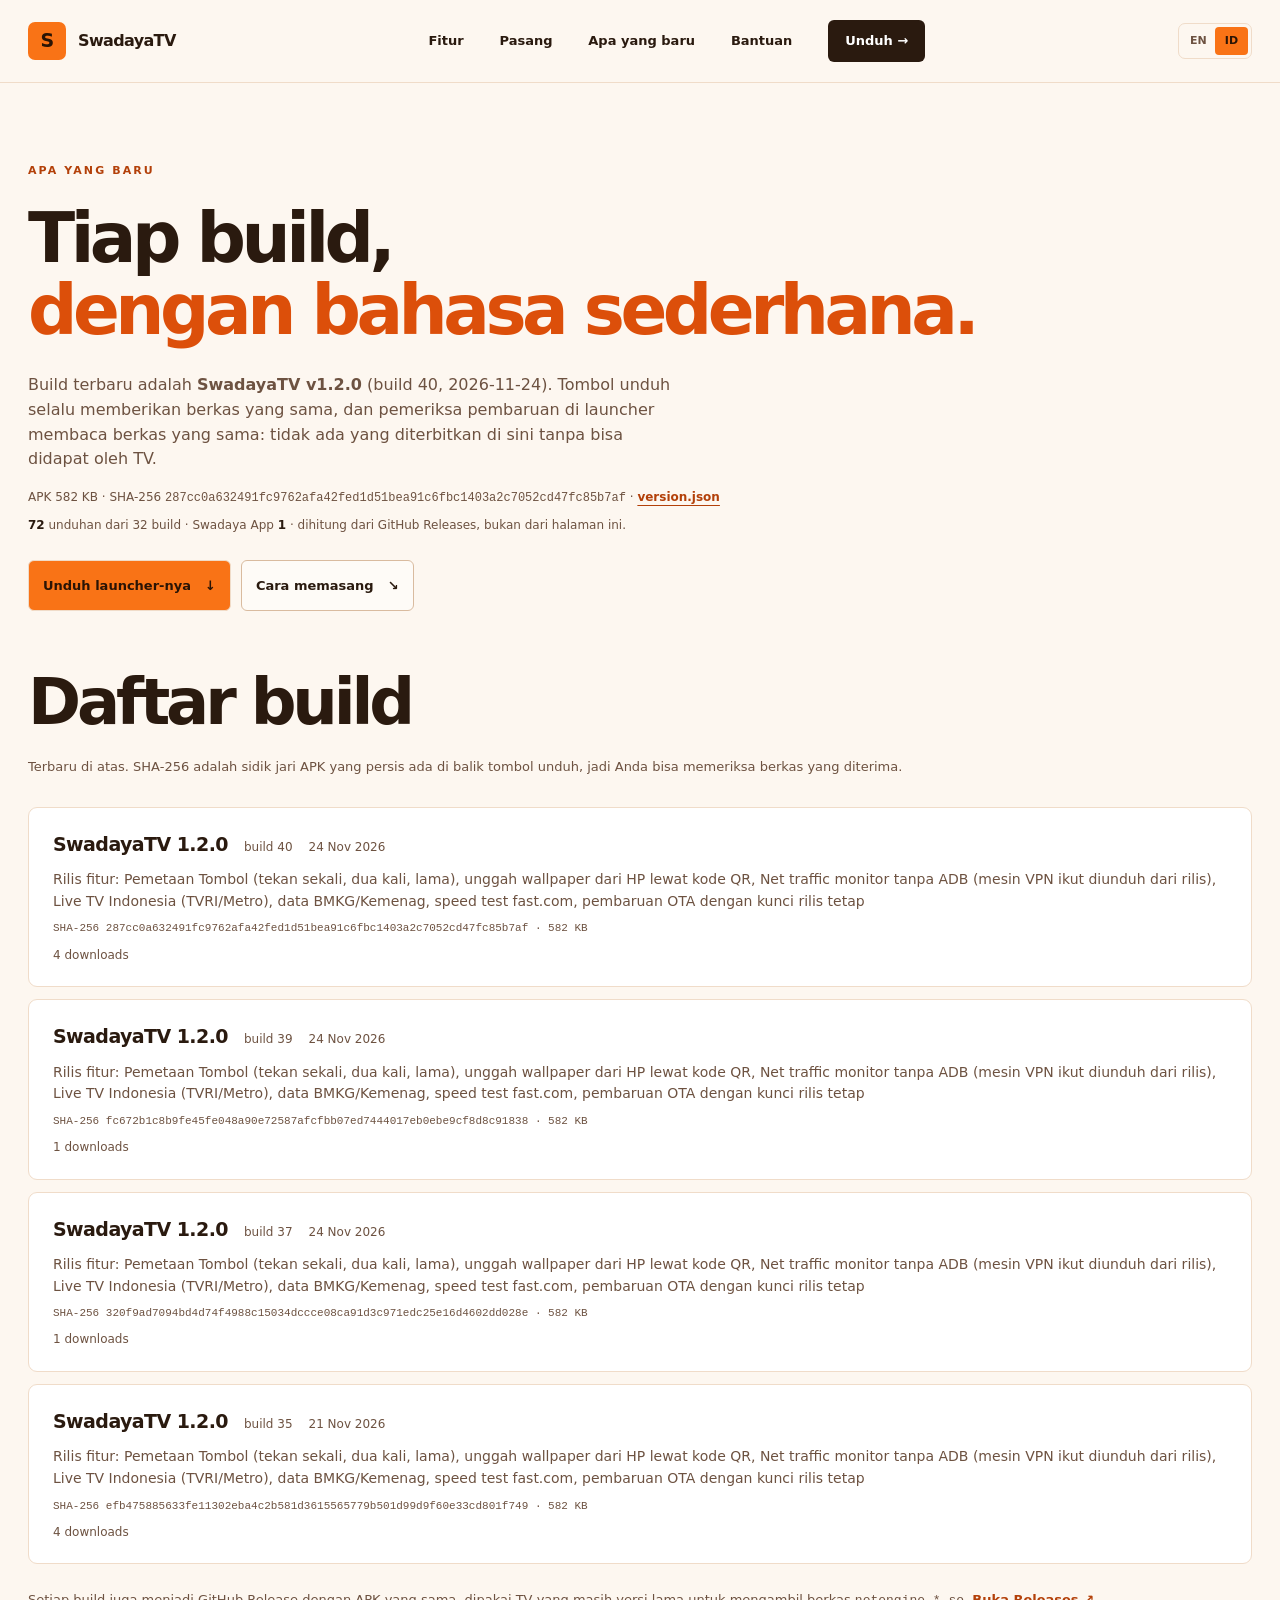
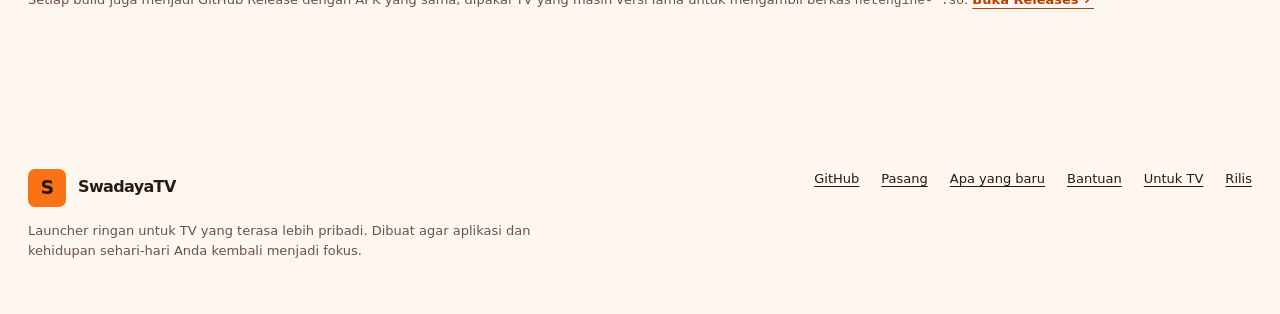
<file: id-whats-new.html>
<!doctype html>
<html lang="id">
<head>
  <meta charset="utf-8">
  <meta name="viewport" content="width=device-width, initial-scale=1">
  <meta name="theme-color" content="#fdf7f0">
  <meta name="description" content="Semua build SwadayaTV dengan bahasa sederhana: apa yang berubah, kapan, dan SHA-256 APK yang disediakan situs ini.">
  <title>SwadayaTV — Apa yang baru</title>
  <link rel="canonical" href="https://frhnkrnwn.github.io/SwadayaTV/id-whats-new.html">
  <link rel="alternate" hreflang="en" href="whats-new.html">
  <link rel="alternate" hreflang="id" href="id-whats-new.html">
  <meta property="og:type" content="website">
  <meta property="og:site_name" content="SwadayaTV">
  <meta property="og:title" content="SwadayaTV — Apa yang baru">
  <meta property="og:description" content="Semua build SwadayaTV dengan bahasa sederhana, lengkap dengan SHA-256 APK yang disediakan situs.">
  <meta property="og:image" content="https://frhnkrnwn.github.io/SwadayaTV/og.jpg">
  <meta property="og:url" content="https://frhnkrnwn.github.io/SwadayaTV/id-whats-new.html">
  <meta name="twitter:card" content="summary_large_image">
  <link rel="stylesheet" href="site.css">
</head>
<body>
  <a class="skip" href="#main">Lompat ke isi</a>
  <header class="site-header" id="top">
    <nav class="nav wrap" aria-label="Navigasi utama">
      <a class="brand" href="id.html" aria-label="SwadayaTV, beranda"><span class="brand-mark" aria-hidden="true">S</span><span>SwadayaTV</span></a>
      <div class="nav-links">
        <a href="id.html#features">Fitur</a>
        <a href="id.html#install">Pasang</a>
        <a href="id-whats-new.html" aria-current="page">Apa yang baru</a>
        <a href="id-help.html">Bantuan</a>
        <a class="nav-download" href="release/tvhome-latest.apk" download>Unduh →</a>
      </div>
      <div class="language-switch" aria-label="Bahasa"><a href="whats-new.html" lang="en">EN</a><a href="id-whats-new.html" lang="id" aria-current="page">ID</a></div>
    </nav>
  </header>

  <main id="main">
    <section class="wrap page-head" data-build="release/version.json">
      <span class="eyebrow">Apa yang baru</span>
      <h1>Tiap build,<br><em>dengan bahasa sederhana.</em></h1>
      <p class="lede">Build terbaru adalah <strong>SwadayaTV <span data-version>rilis terbaru</span></strong> (<span data-build>build terbaru</span>, <span data-date>&mdash;</span>). Tombol unduh selalu memberikan berkas yang sama, dan pemeriksa pembaruan di launcher membaca berkas yang sama: tidak ada yang diterbitkan di sini tanpa bisa didapat oleh TV.</p>
      <p class="build-line">APK <span data-size>&mdash;</span> &middot; SHA-256 <code data-sha>ada di release/version.json</code> &middot; <a class="text-link" href="release/version.json">version.json</a></p>
      <p class="downloads-line" data-downloads="release/downloads.json"><strong data-downloads-total>&mdash;</strong> unduhan dari <span data-downloads-releases>&mdash;</span> build &middot; Swadaya App <strong data-downloads-app>&mdash;</strong> &middot; dihitung dari GitHub Releases, bukan dari halaman ini.</p>
      <div class="page-links"><a class="button primary" href="release/tvhome-latest.apk" download>Unduh launcher-nya <span aria-hidden="true">↓</span></a><a class="button secondary" href="id.html#install">Cara memasang <span aria-hidden="true">↘</span></a></div>
    </section>

    <section class="wrap page-body">
      <h2>Daftar build</h2>
      <p class="muted-note">Terbaru di atas. SHA-256 adalah sidik jari APK yang persis ada di balik tombol unduh, jadi Anda bisa memeriksa berkas yang diterima.</p>
      <ul class="entry-list" data-releases="release/releases.json" data-downloads="release/downloads.json">
        <li class="entry"><p>Memuat riwayat rilis&hellip; kalau daftar ini tetap kosong, isinya juga ada di <a class="text-link" href="release/releases.json">release/releases.json</a>.</p></li>
      </ul>
      <p class="muted-note" style="margin-top:26px">Setiap build juga menjadi GitHub Release dengan APK yang sama, dipakai TV yang masih versi lama untuk mengambil berkas <code>netengine-*.so</code>. <a class="text-link" href="https://github.com/frhnkrnwn/SwadayaTV/releases">Buka Releases ↗</a></p>
    </section>
  </main>

  <footer><div class="footer-inner wrap"><div><a class="brand" href="id.html"><span class="brand-mark" aria-hidden="true">S</span><span>SwadayaTV</span></a><p>Launcher ringan untuk TV yang terasa lebih pribadi. Dibuat agar aplikasi dan kehidupan sehari-hari Anda kembali menjadi fokus.</p></div><nav aria-label="Tautan lainnya"><a href="https://github.com/frhnkrnwn/SwadayaTV">GitHub</a><a href="id.html#install">Pasang</a><a href="id-whats-new.html">Apa yang baru</a><a href="id-help.html">Bantuan</a><a href="tv/">Untuk TV</a><a href="https://github.com/frhnkrnwn/SwadayaTV/releases/latest">Rilis</a></nav></div></footer>
  <script src="site.js"></script>
</body>
</html>
</file>
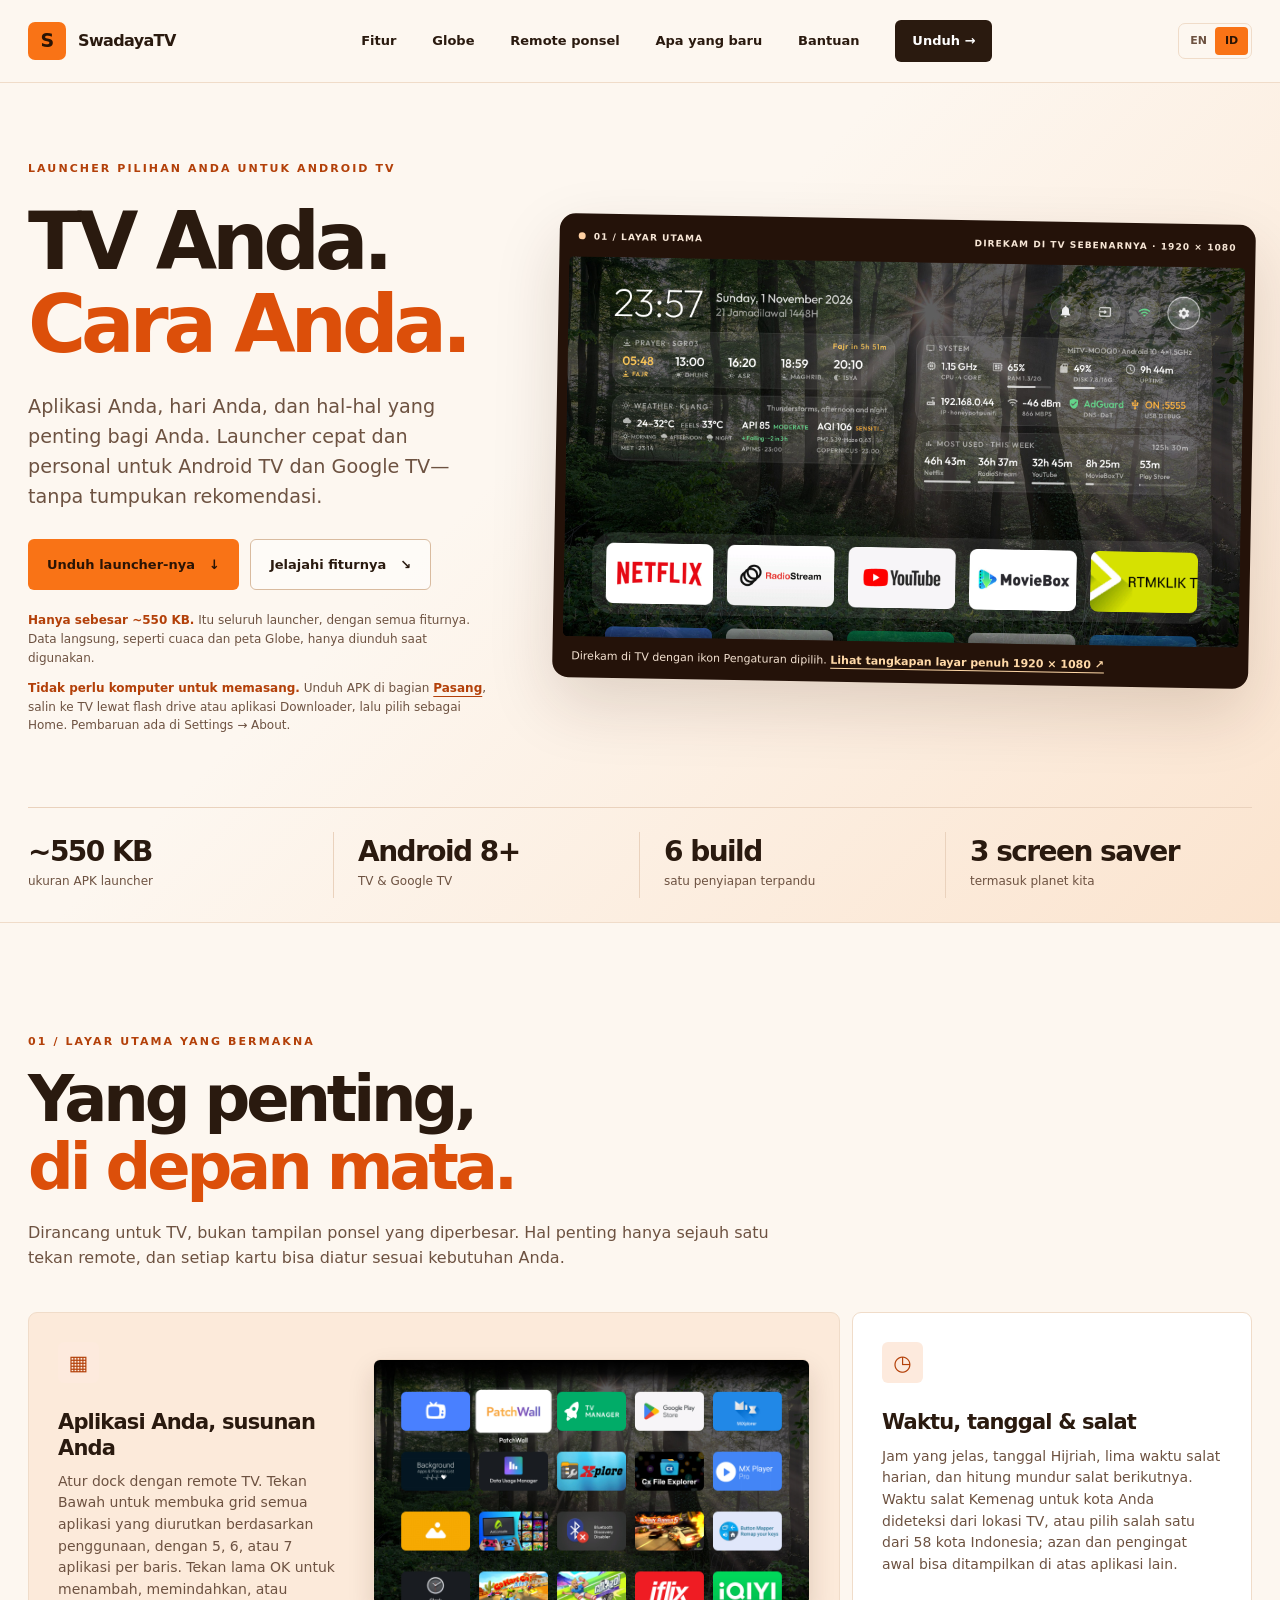
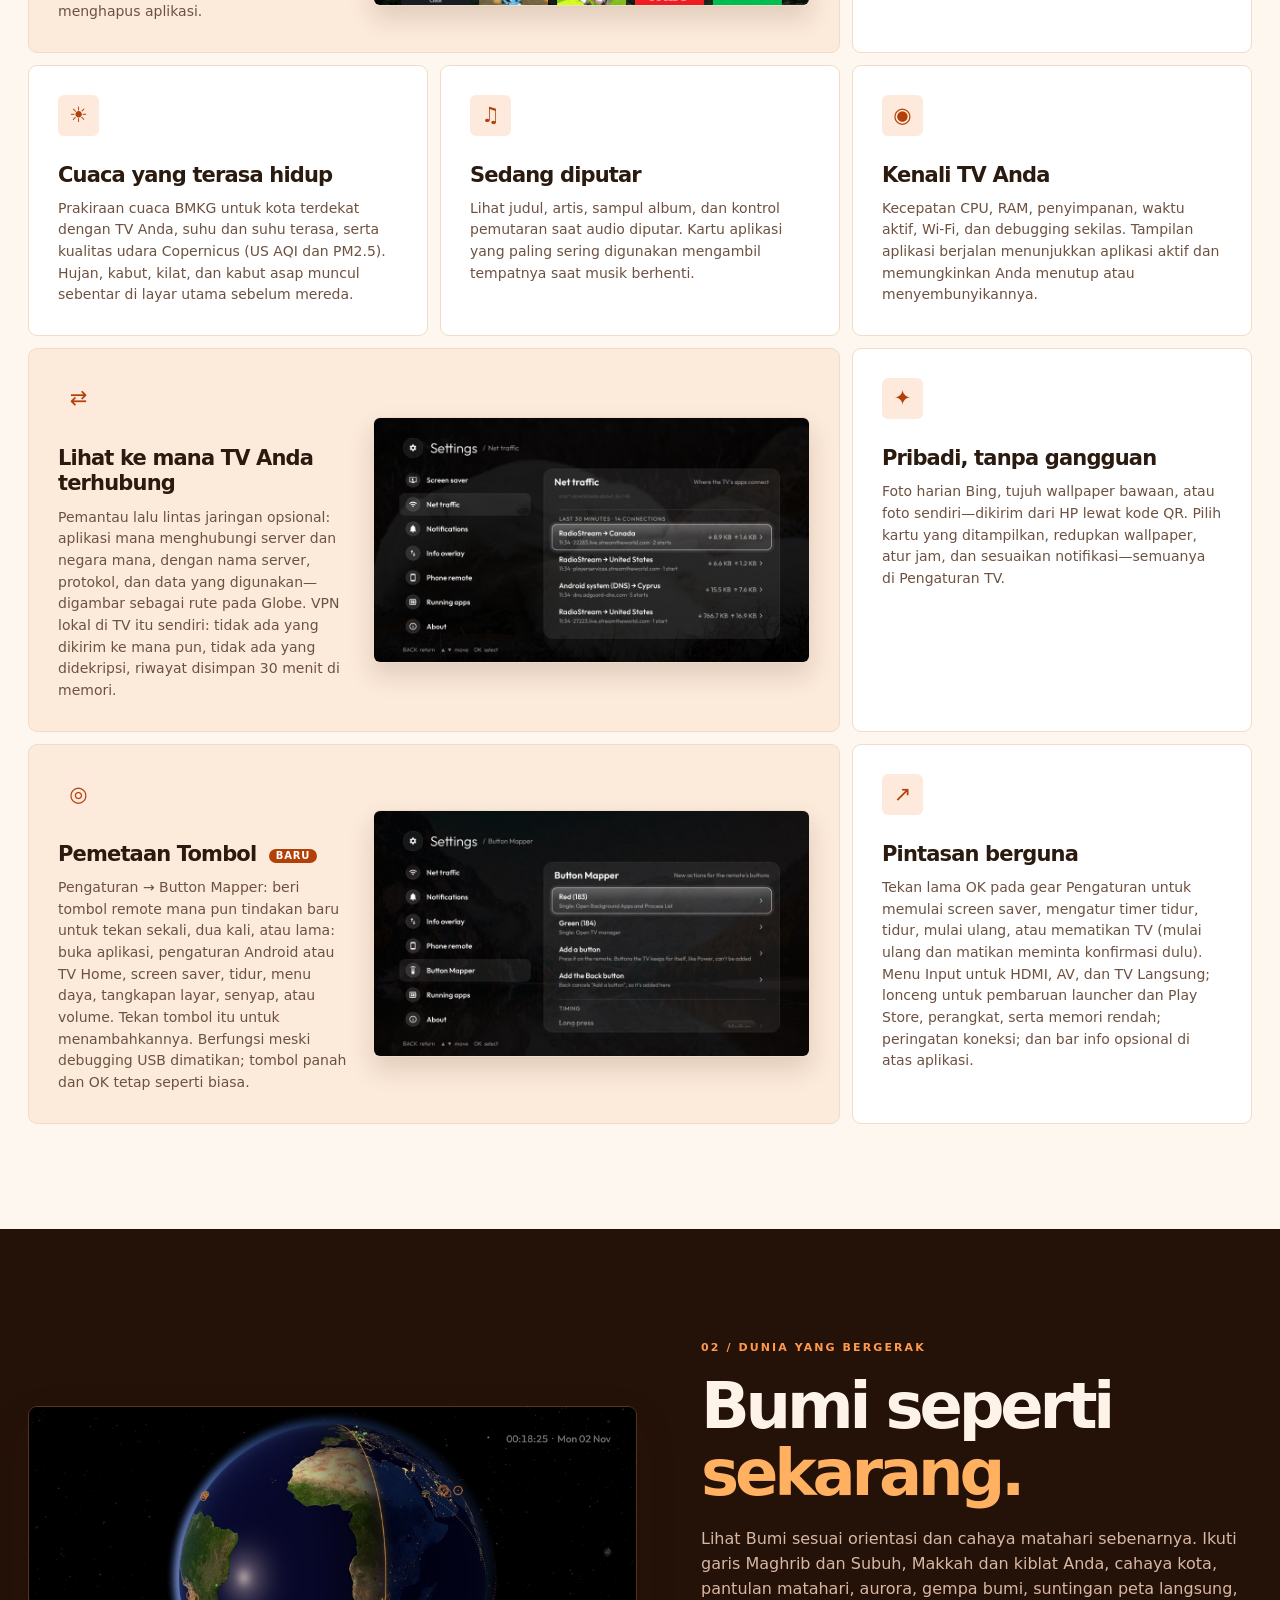
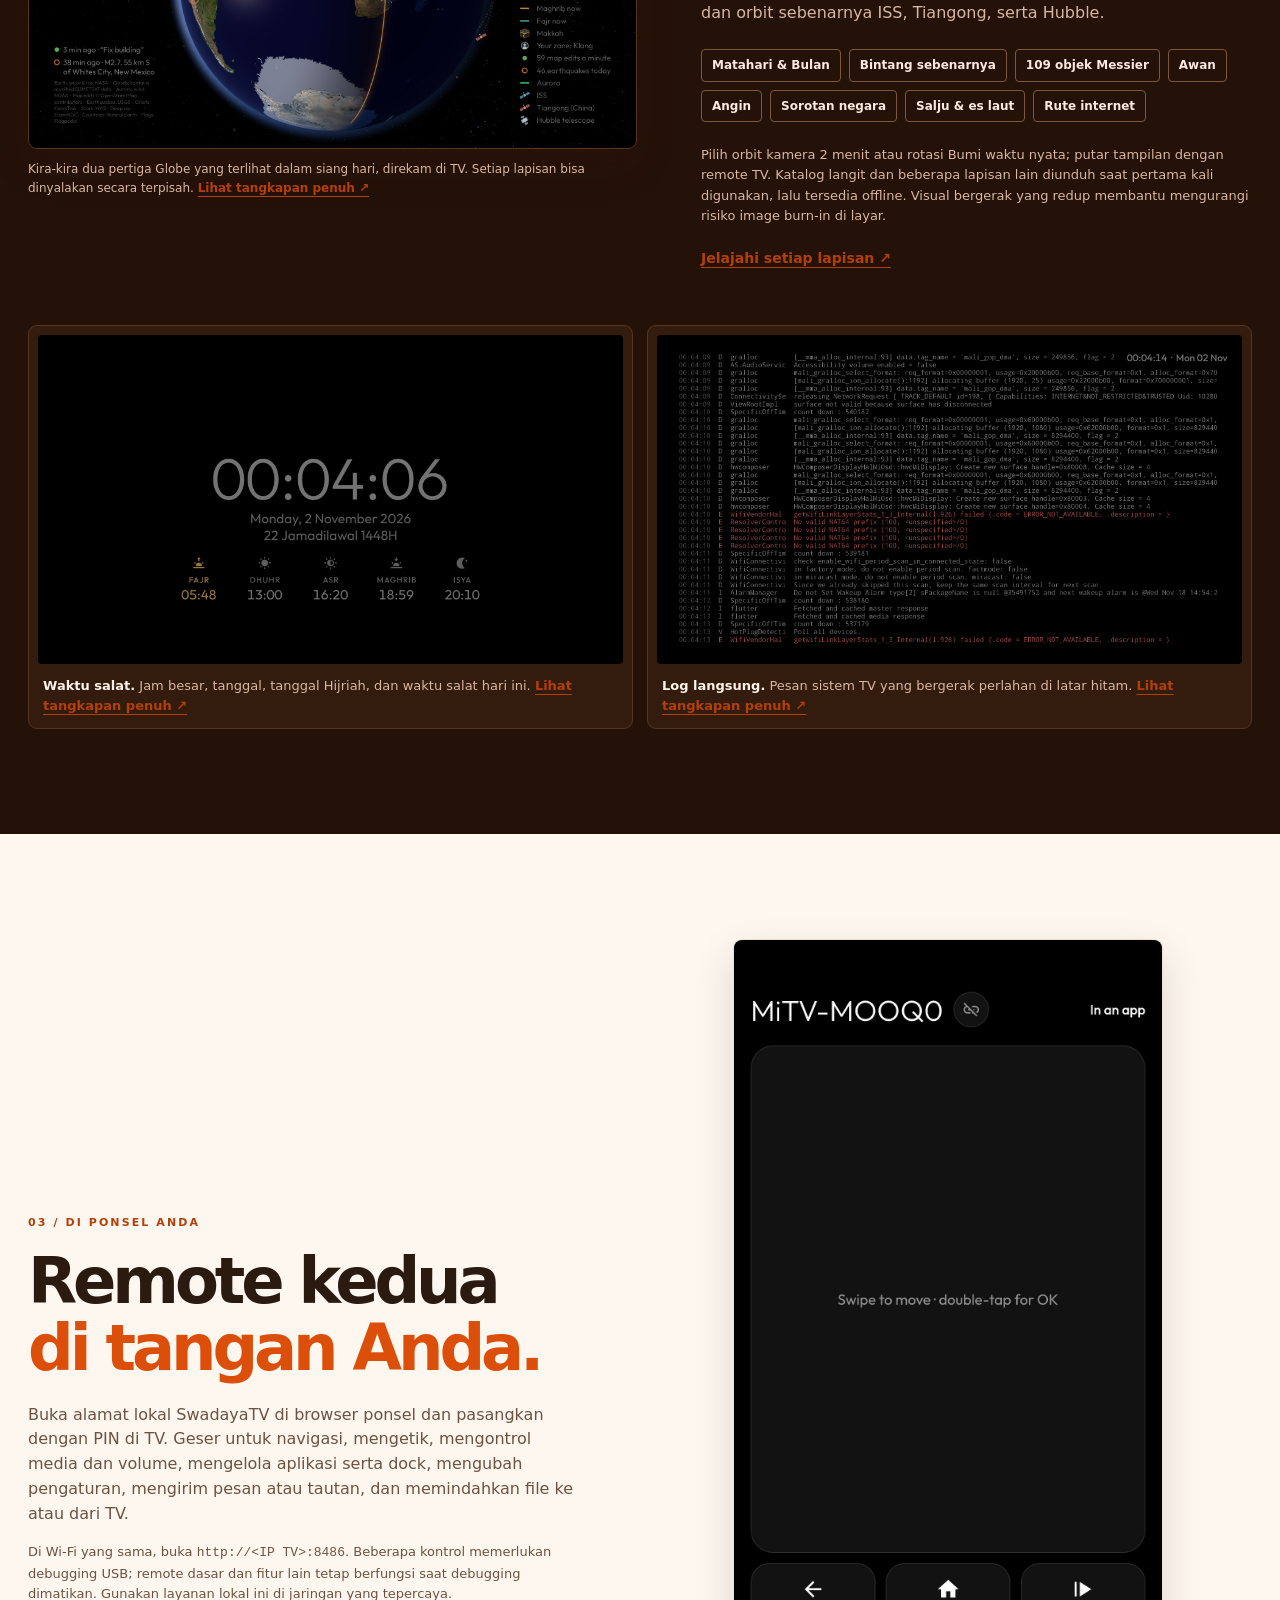
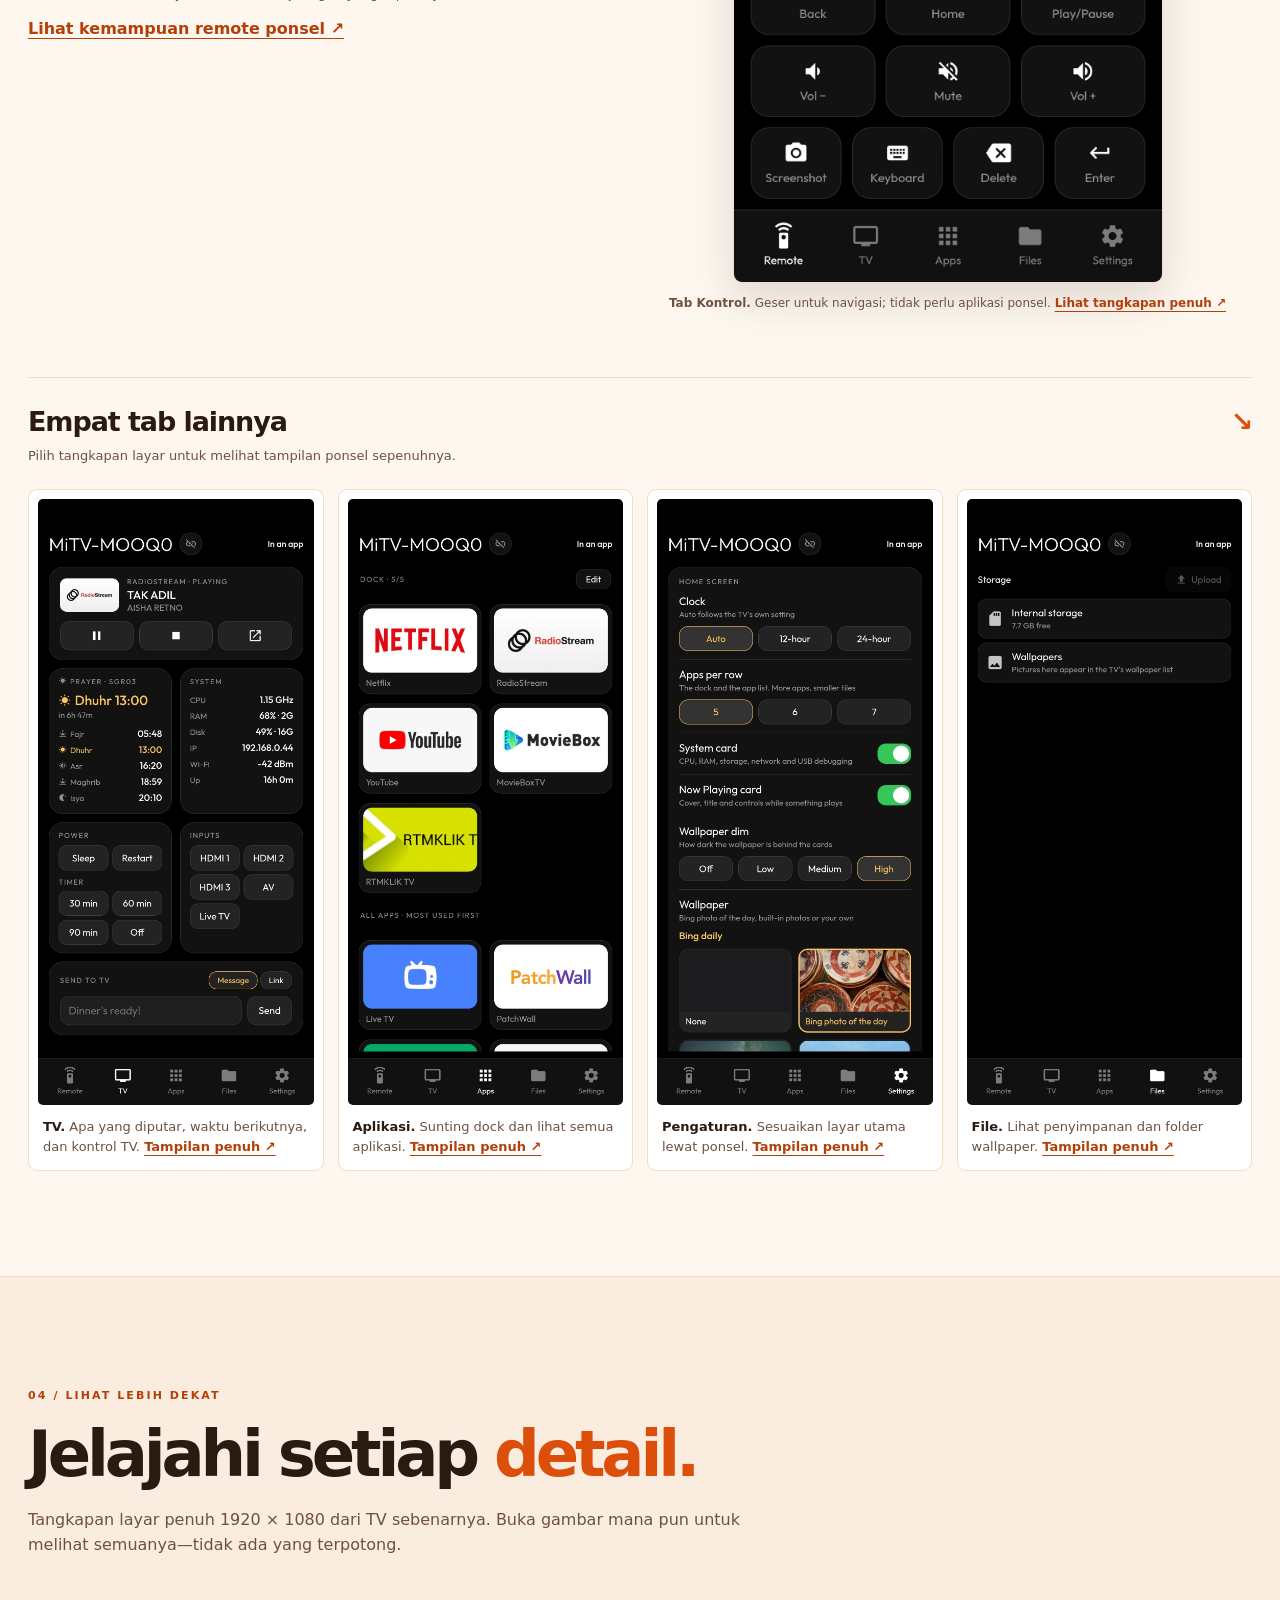
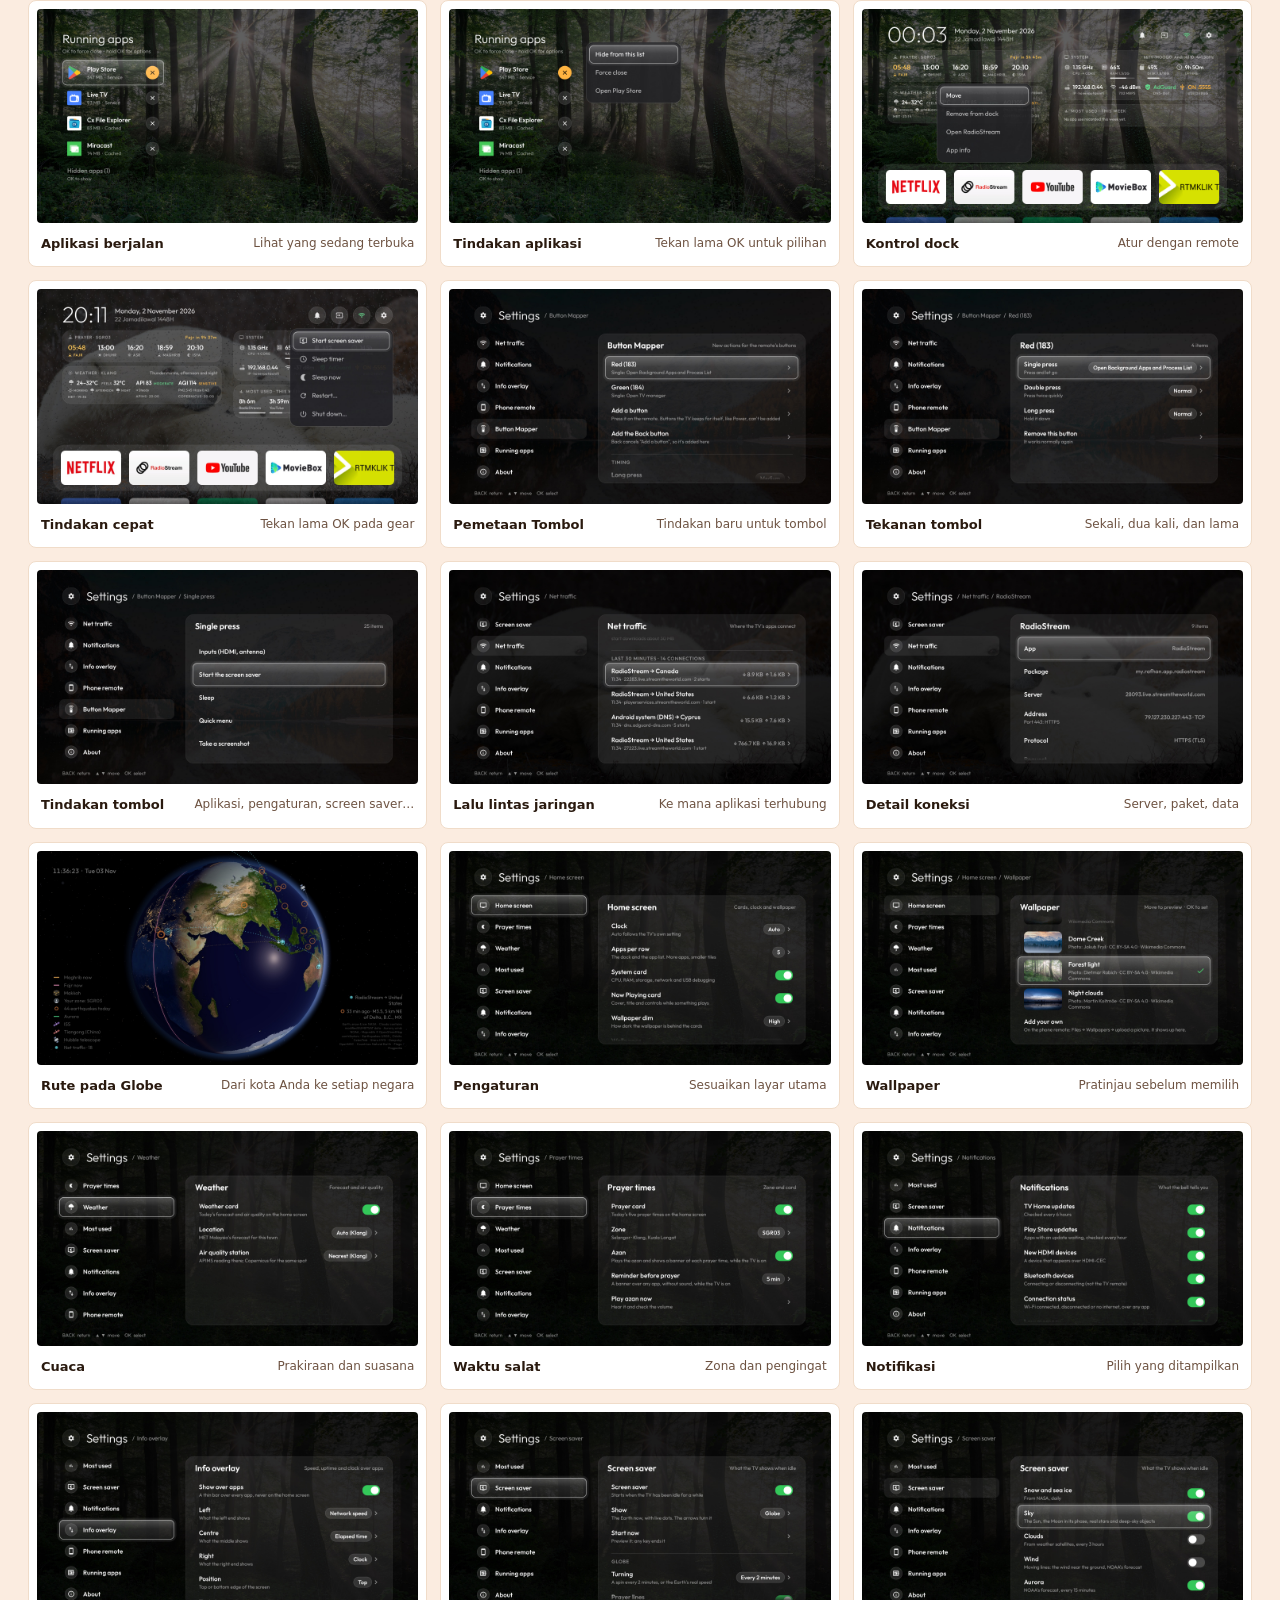
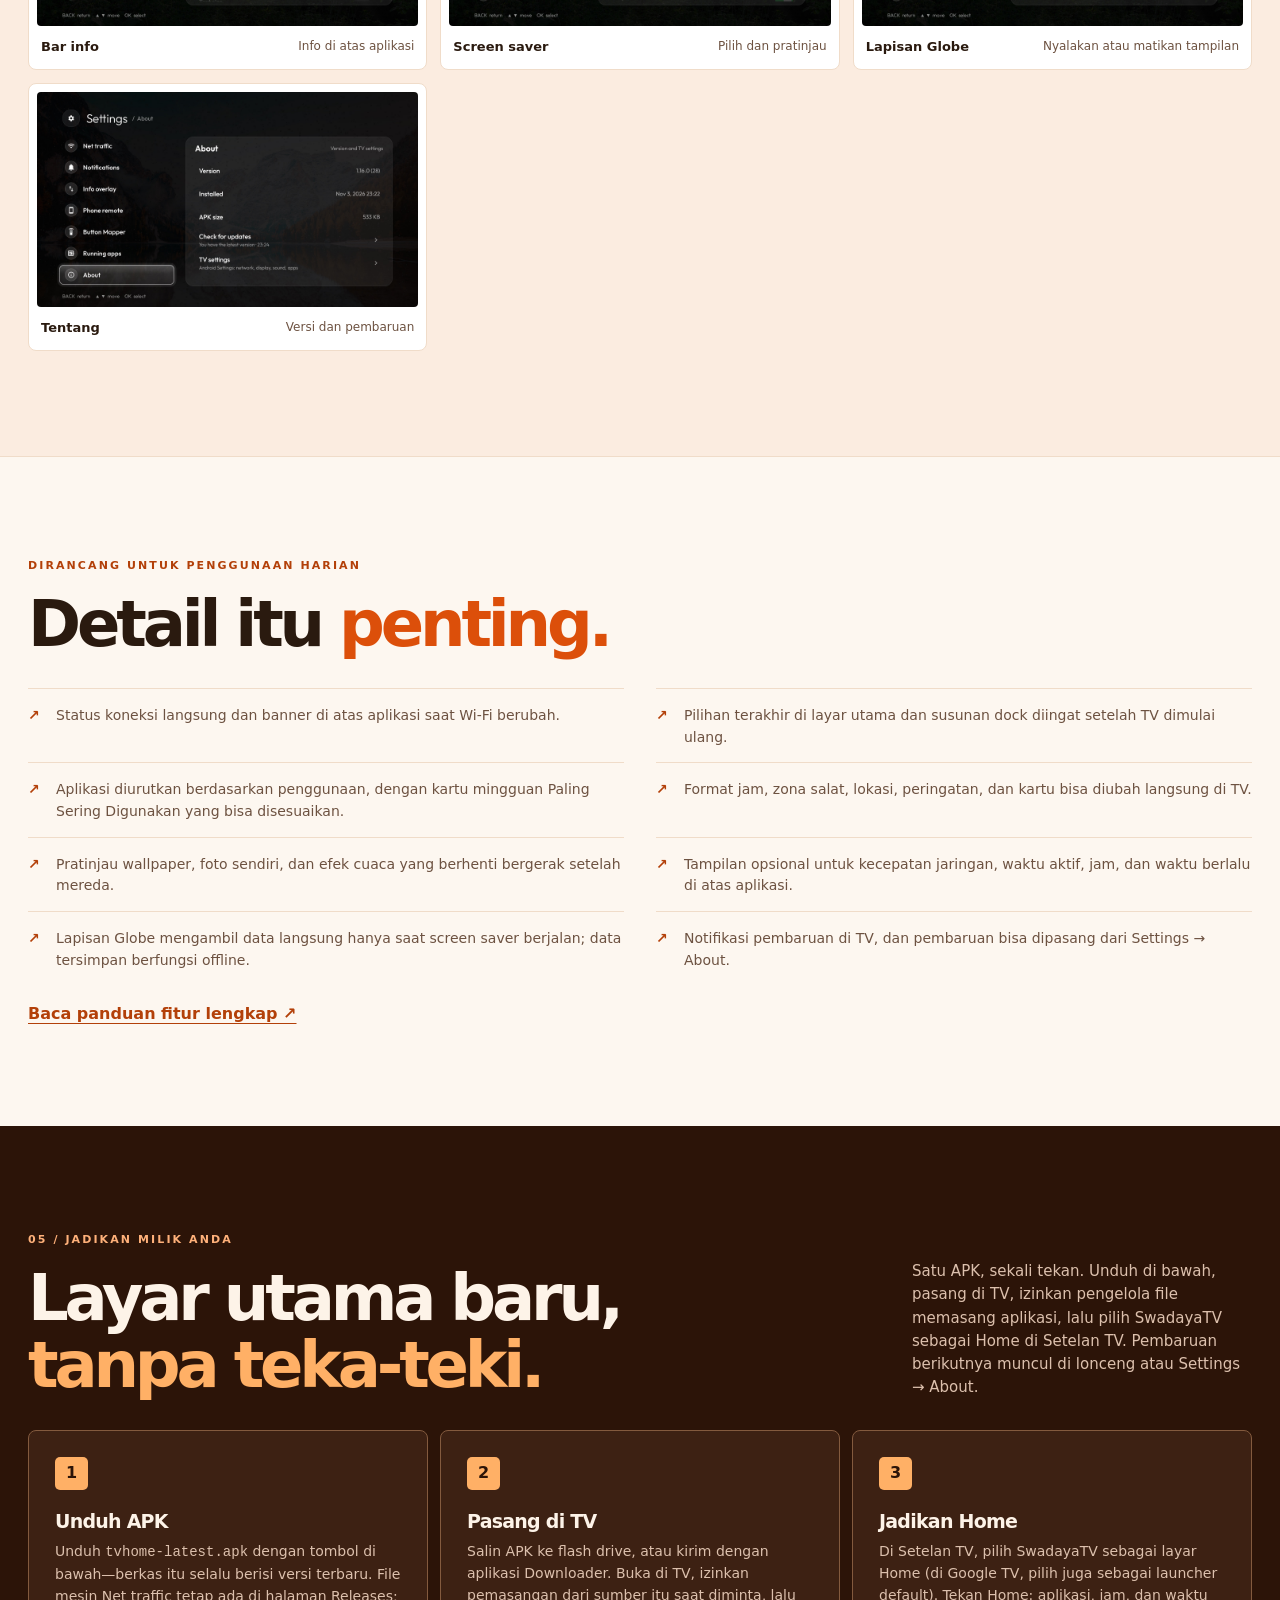
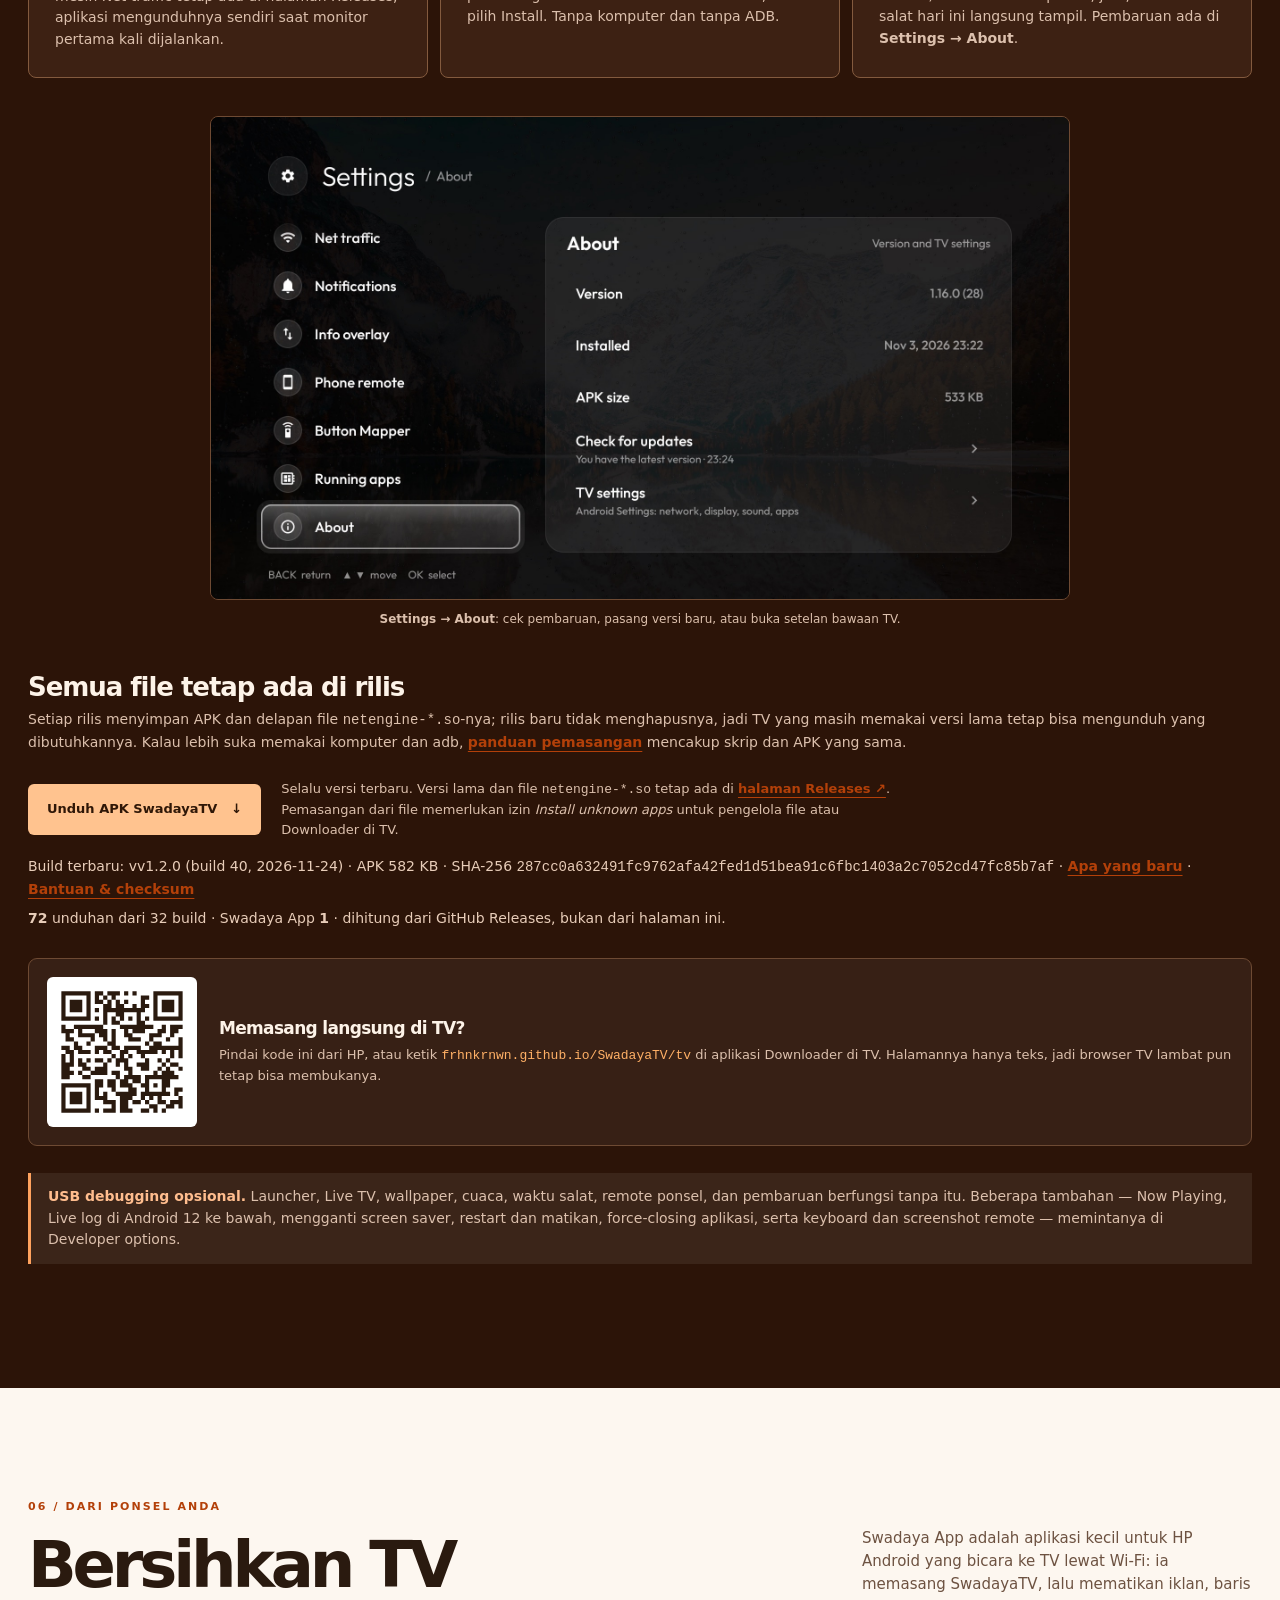
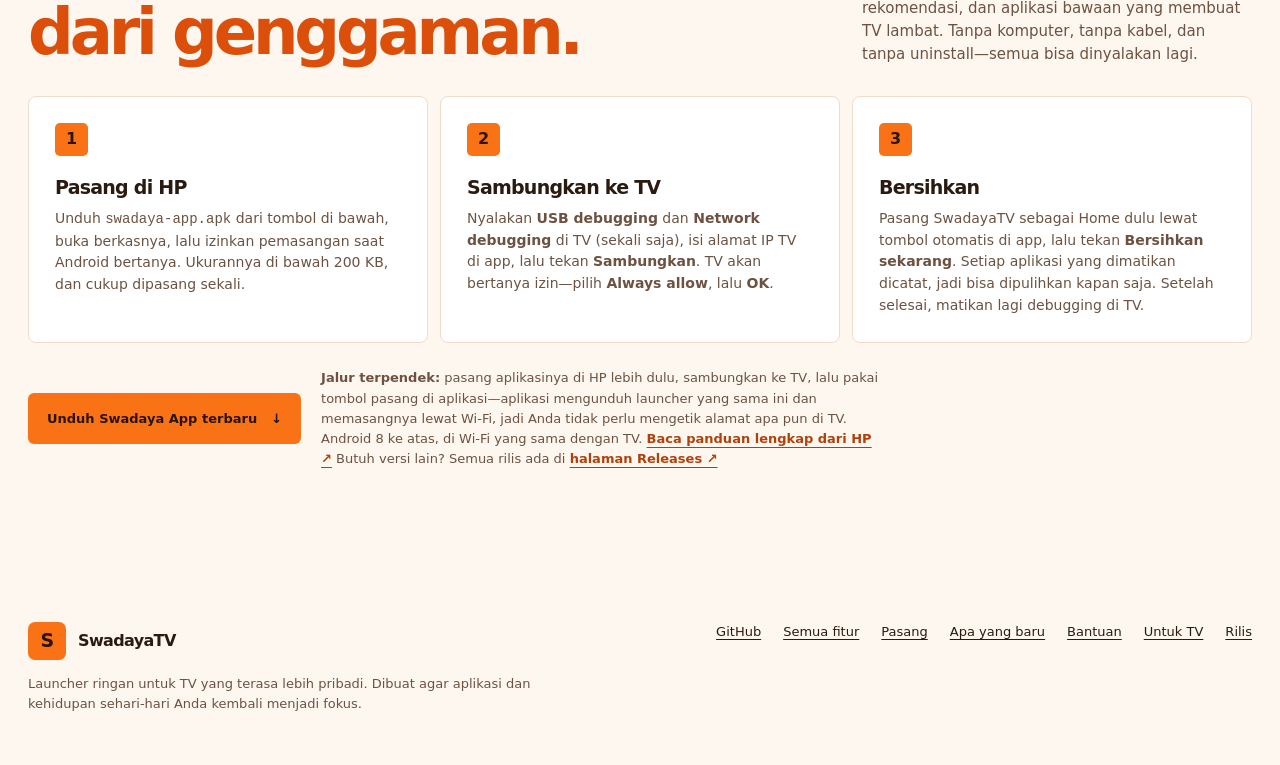
<file: id.html>
<!doctype html>
<html lang="id">
<head>
  <meta charset="utf-8">
  <meta name="viewport" content="width=device-width, initial-scale=1">
  <meta name="theme-color" content="#fdf7f0">
  <meta name="description" content="SwadayaTV adalah launcher ringan yang bisa disesuaikan untuk Android TV dan Google TV, dengan cuaca, waktu salat, remote ponsel, dan screen saver Globe. Pasang APK siap pakai dari GitHub Releases.">
  <title>SwadayaTV — TV Anda, cara Anda</title>
  <link rel="canonical" href="https://frhnkrnwn.github.io/SwadayaTV/id.html">
  <link rel="alternate" hreflang="en" href="index.html">
  <link rel="alternate" hreflang="id" href="id.html">
  <meta property="og:type" content="website">
  <meta property="og:site_name" content="SwadayaTV">
  <meta property="og:title" content="SwadayaTV — Jadikan TV Anda milik Anda">
  <meta property="og:description" content="Launcher kecil yang bisa diatur untuk Android TV dan Google TV. Satu APK, tanpa komputer.">
  <meta property="og:image" content="https://frhnkrnwn.github.io/SwadayaTV/og.jpg">
  <meta property="og:url" content="https://frhnkrnwn.github.io/SwadayaTV/id.html">
  <meta name="twitter:card" content="summary_large_image">
  <link rel="stylesheet" href="site.css">
</head>
<body>
  <a class="skip" href="#main">Lewati ke konten</a>
  <header class="site-header" id="top">
    <nav class="nav wrap" aria-label="Navigasi utama">
      <a class="brand" href="#top" aria-label="SwadayaTV, kembali ke atas"><span class="brand-mark" aria-hidden="true">S</span><span>SwadayaTV</span></a>
      <div class="nav-links">
        <a href="#features">Fitur</a>
        <a href="#globe">Globe</a>
        <a href="#remote">Remote ponsel</a>
        <a href="id-whats-new.html">Apa yang baru</a>
        <a href="id-help.html">Bantuan</a>
        <a class="nav-download" href="release/tvhome-latest.apk" download>Unduh →</a>
      </div>
      <div class="language-switch" aria-label="Bahasa"><a href="index.html" lang="en">EN</a><a href="id.html" lang="id" aria-current="page">ID</a></div>
    </nav>
  </header>

  <main id="main">
    <div class="hero-shell">
    <div class="hero wrap">
      <div class="hero-copy">
        <span class="eyebrow">Launcher pilihan Anda untuk Android TV</span>
        <h1>TV Anda.<br><em>Cara Anda.</em></h1>
        <p class="lead">Aplikasi Anda, hari Anda, dan hal-hal yang penting bagi Anda. Launcher cepat dan personal untuk Android TV dan Google TV—tanpa tumpukan rekomendasi.</p>
        <div class="actions">
          <a class="button primary" href="release/tvhome-latest.apk" download>Unduh launcher-nya <span aria-hidden="true">↓</span></a>
          <a class="button secondary" href="#features">Jelajahi fiturnya <span aria-hidden="true">↘</span></a>
        </div>
        <p class="hero-note"><strong>Hanya sebesar ~550 KB.</strong> Itu seluruh launcher, dengan semua fiturnya. Data langsung, seperti cuaca dan peta Globe, hanya diunduh saat digunakan.</p>
        <p class="hero-note"><strong>Tidak perlu komputer untuk memasang.</strong> Unduh APK di bagian <a class="text-link" href="#install">Pasang</a>, salin ke TV lewat flash drive atau aplikasi Downloader, lalu pilih sebagai Home. Pembaruan ada di Settings → About.</p>
      </div>
      <figure class="hero-visual screen">
        <div class="screen-top"><span>01 / Layar utama</span><span>Direkam di TV sebenarnya · 1920 × 1080</span></div>
        <a class="image-link" href="docs/home.jpg" target="_blank" rel="noopener" aria-label="Buka tangkapan layar penuh layar utama"><img src="docs/home.jpg" width="1920" height="1080" alt="SwadayaTV di TV dengan wallpaper hutan terang, jam, waktu salat, cuaca, kualitas udara, status sistem, aplikasi yang sering digunakan, dan ikon Pengaturan dipilih" fetchpriority="high"></a>
        <figcaption>Direkam di TV dengan ikon Pengaturan dipilih. <a class="text-link" href="docs/home.jpg" target="_blank" rel="noopener">Lihat tangkapan layar penuh 1920 × 1080 ↗</a></figcaption>
      </figure>
    </div>

    <div class="proof wrap" aria-label="Sepintas lalu">
      <div class="proof-item"><strong>~550 KB</strong><span>ukuran APK launcher</span></div>
      <div class="proof-item"><strong>Android 8+</strong><span>TV &amp; Google TV</span></div>
      <div class="proof-item"><strong>6 build</strong><span>satu penyiapan terpandu</span></div>
      <div class="proof-item"><strong>3 screen saver</strong><span>termasuk planet kita</span></div>
    </div>
    </div>

    <section class="section wrap" id="features" aria-labelledby="features-title">
      <div class="section-intro">
        <span class="eyebrow">01 / Layar utama yang bermakna</span>
        <h2 id="features-title">Yang penting,<br><em>di depan mata.</em></h2>
        <p>Dirancang untuk TV, bukan tampilan ponsel yang diperbesar. Hal penting hanya sejauh satu tekan remote, dan setiap kartu bisa diatur sesuai kebutuhan Anda.</p>
      </div>
      <div class="feature-grid">
        <article class="feature span-two">
          <div><div class="icon" aria-hidden="true">▦</div><h3>Aplikasi Anda, susunan Anda</h3><p>Atur dock dengan remote TV. Tekan Bawah untuk membuka grid semua aplikasi yang diurutkan berdasarkan penggunaan, dengan 5, 6, atau 7 aplikasi per baris. Tekan lama OK untuk menambah, memindahkan, atau menghapus aplikasi.</p></div>
          <a class="image-link" href="docs/app-grid.jpg" target="_blank" rel="noopener" aria-label="Buka tangkapan layar penuh semua aplikasi"><img src="docs/app-grid.jpg" width="1920" height="1080" loading="lazy" alt="Grid semua aplikasi dengan kartu besar yang mudah dipilih di TV"></a>
        </article>
        <article class="feature"><div class="icon" aria-hidden="true">◷</div><h3>Waktu, tanggal &amp; salat</h3><p>Jam yang jelas, tanggal Hijriah, lima waktu salat harian, dan hitung mundur salat berikutnya. Waktu salat Kemenag untuk kota Anda dideteksi dari lokasi TV, atau pilih salah satu dari 58 kota Indonesia; azan dan pengingat awal bisa ditampilkan di atas aplikasi lain.</p></article>
        <article class="feature"><div class="icon" aria-hidden="true">☀</div><h3>Cuaca yang terasa hidup</h3><p>Prakiraan cuaca BMKG untuk kota terdekat dengan TV Anda, suhu dan suhu terasa, serta kualitas udara Copernicus (US AQI dan PM2.5). Hujan, kabut, kilat, dan kabut asap muncul sebentar di layar utama sebelum mereda.</p></article>
        <article class="feature"><div class="icon" aria-hidden="true">♫</div><h3>Sedang diputar</h3><p>Lihat judul, artis, sampul album, dan kontrol pemutaran saat audio diputar. Kartu aplikasi yang paling sering digunakan mengambil tempatnya saat musik berhenti.</p></article>
        <article class="feature"><div class="icon" aria-hidden="true">◉</div><h3>Kenali TV Anda</h3><p>Kecepatan CPU, RAM, penyimpanan, waktu aktif, Wi-Fi, dan debugging sekilas. Tampilan aplikasi berjalan menunjukkan aplikasi aktif dan memungkinkan Anda menutup atau menyembunyikannya.</p></article>
        <article class="feature span-two">
          <div><div class="icon" aria-hidden="true">⇄</div><h3>Lihat ke mana TV Anda terhubung</h3><p>Pemantau lalu lintas jaringan opsional: aplikasi mana menghubungi server dan negara mana, dengan nama server, protokol, dan data yang digunakan—digambar sebagai rute pada Globe. VPN lokal di TV itu sendiri: tidak ada yang dikirim ke mana pun, tidak ada yang didekripsi, riwayat disimpan 30 menit di memori.</p></div>
          <a class="image-link" href="docs/net-traffic.jpg" target="_blank" rel="noopener" aria-label="Buka tangkapan layar penuh lalu lintas jaringan"><img src="docs/net-traffic.jpg" width="1920" height="1080" loading="lazy" alt="Pengaturan → Lalu lintas jaringan: koneksi terbaru, masing-masing dengan aplikasi, negara, nama server, dan data"></a>
        </article>
        <article class="feature"><div class="icon" aria-hidden="true">✦</div><h3>Pribadi, tanpa gangguan</h3><p>Foto harian Bing, tujuh wallpaper bawaan, atau foto sendiri—dikirim dari HP lewat kode QR. Pilih kartu yang ditampilkan, redupkan wallpaper, atur jam, dan sesuaikan notifikasi—semuanya di Pengaturan TV.</p></article>
        <article class="feature span-two">
          <div><div class="icon" aria-hidden="true">◎</div><h3>Pemetaan Tombol <span class="new-tag">Baru</span></h3><p>Pengaturan → Button Mapper: beri tombol remote mana pun tindakan baru untuk tekan sekali, dua kali, atau lama: buka aplikasi, pengaturan Android atau TV Home, screen saver, tidur, menu daya, tangkapan layar, senyap, atau volume. Tekan tombol itu untuk menambahkannya. Berfungsi meski debugging USB dimatikan; tombol panah dan OK tetap seperti biasa.</p></div>
          <a class="image-link" href="docs/button-mapper.jpg" target="_blank" rel="noopener" aria-label="Buka tangkapan layar penuh Pemetaan Tombol"><img src="docs/button-mapper.jpg" width="1920" height="1080" loading="lazy" alt="Pengaturan → Button Mapper: tombol Merah (183) dan Hijau (184), masing-masing membuka aplikasi, dengan Tambah tombol dan pilihan waktu"></a>
        </article>
        <article class="feature"><div class="icon" aria-hidden="true">↗</div><h3>Pintasan berguna</h3><p>Tekan lama OK pada gear Pengaturan untuk memulai screen saver, mengatur timer tidur, tidur, mulai ulang, atau mematikan TV (mulai ulang dan matikan meminta konfirmasi dulu). Menu Input untuk HDMI, AV, dan TV Langsung; lonceng untuk pembaruan launcher dan Play Store, perangkat, serta memori rendah; peringatan koneksi; dan bar info opsional di atas aplikasi.</p></article>
      </div>
    </section>

    <section class="section globe-band" id="globe" aria-labelledby="globe-title"><div class="wrap">
      <div class="showcase">
        <figure class="media">
          <a class="image-link" href="docs/screensaver-globe.jpg" target="_blank" rel="noopener" aria-label="Buka tangkapan penuh screen saver Globe"><img src="docs/screensaver-globe.jpg" width="1920" height="1080" loading="lazy" alt="Globe Bumi waktu nyata dengan kira-kira dua pertiga dalam siang hari melintasi Amerika Selatan, Atlantik dan Afrika Barat, serta malam di Afrika Timur dan Jazirah Arab"></a>
          <figcaption>Kira-kira dua pertiga Globe yang terlihat dalam siang hari, direkam di TV. Setiap lapisan bisa dinyalakan secara terpisah. <a class="text-link" href="docs/screensaver-globe.jpg" target="_blank" rel="noopener">Lihat tangkapan penuh ↗</a></figcaption>
        </figure>
        <div>
          <span class="eyebrow">02 / Dunia yang bergerak</span>
          <h2 id="globe-title">Bumi seperti<br><em>sekarang.</em></h2>
          <p class="section-copy">Lihat Bumi sesuai orientasi dan cahaya matahari sebenarnya. Ikuti garis Maghrib dan Subuh, Makkah dan kiblat Anda, cahaya kota, pantulan matahari, aurora, gempa bumi, suntingan peta langsung, dan orbit sebenarnya ISS, Tiangong, serta Hubble.</p>
          <ul class="pill-list" aria-label="Lapisan Globe pilihan"><li>Matahari &amp; Bulan</li><li>Bintang sebenarnya</li><li>109 objek Messier</li><li>Awan</li><li>Angin</li><li>Sorotan negara</li><li>Salju &amp; es laut</li><li>Rute internet</li></ul>
          <p class="muted-note">Pilih orbit kamera 2 menit atau rotasi Bumi waktu nyata; putar tampilan dengan remote TV. Katalog langit dan beberapa lapisan lain diunduh saat pertama kali digunakan, lalu tersedia offline. Visual bergerak yang redup membantu mengurangi risiko image burn-in di layar.</p>
          <div class="inline-links"><a class="text-link" href="https://github.com/frhnkrnwn/SwadayaTV/blob/main/docs/features.md#globe">Jelajahi setiap lapisan ↗</a></div>
        </div>
      </div>
      <div class="mini-gallery">
        <figure><a class="image-link" href="docs/screensaver-prayer.jpg" target="_blank" rel="noopener" aria-label="Buka tangkapan layar penuh screen saver waktu salat"><img src="docs/screensaver-prayer.jpg" width="1920" height="1080" loading="lazy" alt="Screen saver waktu salat dengan tanggal, tanggal Hijriah, jam, dan waktu salat"></a><figcaption><strong>Waktu salat.</strong> Jam besar, tanggal, tanggal Hijriah, dan waktu salat hari ini. <a class="text-link" href="docs/screensaver-prayer.jpg" target="_blank" rel="noopener">Lihat tangkapan penuh ↗</a></figcaption></figure>
        <figure><a class="image-link" href="docs/screensaver-log.jpg" target="_blank" rel="noopener" aria-label="Buka tangkapan layar penuh screen saver log langsung"><img src="docs/screensaver-log.jpg" width="1920" height="1080" loading="lazy" alt="Screen saver log langsung dengan pesan sistem di latar hitam"></a><figcaption><strong>Log langsung.</strong> Pesan sistem TV yang bergerak perlahan di latar hitam. <a class="text-link" href="docs/screensaver-log.jpg" target="_blank" rel="noopener">Lihat tangkapan penuh ↗</a></figcaption></figure>
      </div>
    </div></section>

    <section class="section wrap" id="remote" aria-labelledby="remote-title">
      <div class="showcase reverse">
        <div>
          <span class="eyebrow">03 / Di ponsel Anda</span>
          <h2 id="remote-title">Remote kedua<br><em>di tangan Anda.</em></h2>
          <p class="section-copy">Buka alamat lokal SwadayaTV di browser ponsel dan pasangkan dengan PIN di TV. Geser untuk navigasi, mengetik, mengontrol media dan volume, mengelola aplikasi serta dock, mengubah pengaturan, mengirim pesan atau tautan, dan memindahkan file ke atau dari TV.</p>
          <p class="muted-note">Di Wi-Fi yang sama, buka <code>http://&lt;IP TV&gt;:8486</code>. Beberapa kontrol memerlukan debugging USB; remote dasar dan fitur lain tetap berfungsi saat debugging dimatikan. Gunakan layanan lokal ini di jaringan yang tepercaya.</p>
          <a class="text-link" href="https://github.com/frhnkrnwn/SwadayaTV/blob/main/docs/features.md#phone-remote">Lihat kemampuan remote ponsel ↗</a>
        </div>
        <figure class="media">
          <a class="image-link" href="docs/remote-home.jpg" target="_blank" rel="noopener" aria-label="Buka tangkapan layar penuh remote ponsel"><img src="docs/remote-home.jpg" width="1080" height="2376" loading="lazy" alt="Tab Kontrol dengan pad geser, Kembali, Home, pemutaran, volume, keyboard, dan tangkapan layar" style="width:min(100%, 430px); margin-inline:auto"></a>
          <figcaption style="text-align:center"><strong>Tab Kontrol.</strong> Geser untuk navigasi; tidak perlu aplikasi ponsel. <a class="text-link" href="docs/remote-home.jpg" target="_blank" rel="noopener">Lihat tangkapan penuh ↗</a></figcaption>
        </figure>
      </div>
      <h3 class="gallery-heading">Empat tab lainnya <span>↘</span></h3>
      <p class="muted-note">Pilih tangkapan layar untuk melihat tampilan ponsel sepenuhnya.</p>
      <div class="remote-gallery">
        <figure><a class="image-link" href="docs/remote-tv.jpg" target="_blank" rel="noopener" aria-label="Buka tangkapan layar penuh tab TV"><img src="docs/remote-tv.jpg" width="1080" height="2376" loading="lazy" alt="Tab TV dengan Sedang Diputar, waktu salat, detail sistem, kontrol daya dan input, serta Kirim ke TV"></a><figcaption><strong>TV.</strong> Apa yang diputar, waktu berikutnya, dan kontrol TV. <a class="text-link" href="docs/remote-tv.jpg" target="_blank" rel="noopener">Tampilan penuh ↗</a></figcaption></figure>
        <figure><a class="image-link" href="docs/remote-apps.jpg" target="_blank" rel="noopener" aria-label="Buka tangkapan layar penuh tab Aplikasi"><img src="docs/remote-apps.jpg" width="1080" height="2376" loading="lazy" alt="Tab Aplikasi dengan penyuntingan dock dan daftar aplikasi berdasarkan frekuensi penggunaan"></a><figcaption><strong>Aplikasi.</strong> Sunting dock dan lihat semua aplikasi. <a class="text-link" href="docs/remote-apps.jpg" target="_blank" rel="noopener">Tampilan penuh ↗</a></figcaption></figure>
        <figure><a class="image-link" href="docs/remote-settings.jpg" target="_blank" rel="noopener" aria-label="Buka tangkapan layar penuh tab Pengaturan"><img src="docs/remote-settings.jpg" width="1080" height="2376" loading="lazy" alt="Tab Pengaturan dengan format jam, jumlah aplikasi per baris, sakelar kartu, peredupan, dan pilihan wallpaper"></a><figcaption><strong>Pengaturan.</strong> Sesuaikan layar utama lewat ponsel. <a class="text-link" href="docs/remote-settings.jpg" target="_blank" rel="noopener">Tampilan penuh ↗</a></figcaption></figure>
        <figure><a class="image-link" href="docs/remote-files.jpg" target="_blank" rel="noopener" aria-label="Buka tangkapan layar penuh tab File"><img src="docs/remote-files.jpg" width="1080" height="2376" loading="lazy" alt="Tab File dengan penyimpanan internal dan folder Wallpaper"></a><figcaption><strong>File.</strong> Lihat penyimpanan dan folder wallpaper. <a class="text-link" href="docs/remote-files.jpg" target="_blank" rel="noopener">Tampilan penuh ↗</a></figcaption></figure>
      </div>
    </section>

    <section class="section screens-band" id="screens" aria-labelledby="captures-title"><div class="wrap">
      <div class="section-intro"><span class="eyebrow">04 / Lihat lebih dekat</span><h2 id="captures-title">Jelajahi setiap <em>detail.</em></h2><p>Tangkapan layar penuh 1920 × 1080 dari TV sebenarnya. Buka gambar mana pun untuk melihat semuanya—tidak ada yang terpotong.</p></div>
      <div class="capture-gallery">
        <figure><a class="image-link" href="docs/running-apps.jpg" target="_blank" rel="noopener"><img src="docs/running-apps.jpg" width="1920" height="1080" loading="lazy" alt="Tampilan aplikasi berjalan dengan kartu aplikasi TV"></a><figcaption><strong>Aplikasi berjalan</strong><span>Lihat yang sedang terbuka</span></figcaption></figure>
        <figure><a class="image-link" href="docs/running-apps-hide.jpg" target="_blank" rel="noopener"><img src="docs/running-apps-hide.jpg" width="1920" height="1080" loading="lazy" alt="Menu tekan lama OK untuk aplikasi berjalan, dengan pilihan sembunyikan, tutup dan buka"></a><figcaption><strong>Tindakan aplikasi</strong><span>Tekan lama OK untuk pilihan</span></figcaption></figure>
        <figure><a class="image-link" href="docs/dock-reorder.jpg" target="_blank" rel="noopener"><img src="docs/dock-reorder.jpg" width="1920" height="1080" loading="lazy" alt="Menu tekan lama OK untuk aplikasi dalam dock, termasuk memindahkan dan menghapus dari dock"></a><figcaption><strong>Kontrol dock</strong><span>Atur dengan remote</span></figcaption></figure>
        <figure><a class="image-link" href="docs/quick-actions.jpg" target="_blank" rel="noopener"><img src="docs/quick-actions.jpg" width="1920" height="1080" loading="lazy" alt="Menu tindakan cepat di bawah gear Pengaturan: mulai screen saver, timer tidur, tidur sekarang, mulai ulang dan matikan"></a><figcaption><strong>Tindakan cepat</strong><span>Tekan lama OK pada gear</span></figcaption></figure>
        <figure><a class="image-link" href="docs/button-mapper.jpg" target="_blank" rel="noopener"><img src="docs/button-mapper.jpg" width="1920" height="1080" loading="lazy" alt="Pengaturan → Button Mapper: tombol Merah (183) dan Hijau (184) dengan tindakannya, Tambah tombol, Tambah tombol Kembali dan pilihan waktu"></a><figcaption><strong>Pemetaan Tombol</strong><span>Tindakan baru untuk tombol</span></figcaption></figure>
        <figure><a class="image-link" href="docs/button-mapper-button.jpg" target="_blank" rel="noopener"><img src="docs/button-mapper-button.jpg" width="1920" height="1080" loading="lazy" alt="Halaman tombol Merah (183): tekan sekali membuka aplikasi, tekan dua kali dan tekan lama Normal, serta Hapus tombol ini"></a><figcaption><strong>Tekanan tombol</strong><span>Sekali, dua kali, dan lama</span></figcaption></figure>
        <figure><a class="image-link" href="docs/button-mapper-actions.jpg" target="_blank" rel="noopener"><img src="docs/button-mapper-actions.jpg" width="1920" height="1080" loading="lazy" alt="Tindakan untuk satu tekan: Input, Mulai screen saver, Tidur, Menu cepat, Ambil tangkapan layar dan lain-lain"></a><figcaption><strong>Tindakan tombol</strong><span>Aplikasi, pengaturan, screen saver…</span></figcaption></figure>
        <figure><a class="image-link" href="docs/net-traffic.jpg" target="_blank" rel="noopener"><img src="docs/net-traffic.jpg" width="1920" height="1080" loading="lazy" alt="Pengaturan → Lalu lintas jaringan: Hentikan tangkapan, Kosongkan riwayat dan koneksi terkini, setiap satu dengan aplikasi, negara, nama server dan data"></a><figcaption><strong>Lalu lintas jaringan</strong><span>Ke mana aplikasi terhubung</span></figcaption></figure>
        <figure><a class="image-link" href="docs/net-traffic-detail.jpg" target="_blank" rel="noopener"><img src="docs/net-traffic-detail.jpg" width="1920" height="1080" loading="lazy" alt="Detail satu koneksi: aplikasi, paket, server, alamat, protokol, permintaan, negara, waktu dan data"></a><figcaption><strong>Detail koneksi</strong><span>Server, paket, data</span></figcaption></figure>
        <figure><a class="image-link" href="docs/net-traffic-globe.jpg" target="_blank" rel="noopener"><img src="docs/net-traffic-globe.jpg" width="1920" height="1080" loading="lazy" alt="Screen saver Globe dengan rute bertitik cyan melengkung dari Indonesia ke Eropa, Amerika Serikat dan Australia, serta Lalu lintas jaringan di petunjuk"></a><figcaption><strong>Rute pada Globe</strong><span>Dari kota Anda ke setiap negara</span></figcaption></figure>
        <figure><a class="image-link" href="docs/settings.jpg" target="_blank" rel="noopener"><img src="docs/settings.jpg" width="1920" height="1080" loading="lazy" alt="Pengaturan launcher dengan kategori layar utama, salat, cuaca dan lain-lain"></a><figcaption><strong>Pengaturan</strong><span>Sesuaikan layar utama</span></figcaption></figure>
        <figure><a class="image-link" href="docs/wallpapers.jpg" target="_blank" rel="noopener"><img src="docs/wallpapers.jpg" width="1920" height="1080" loading="lazy" alt="Pemilih wallpaper dengan latar bawaan dan pratinjau"></a><figcaption><strong>Wallpaper</strong><span>Pratinjau sebelum memilih</span></figcaption></figure>
        <figure><a class="image-link" href="docs/settings-weather.jpg" target="_blank" rel="noopener"><img src="docs/settings-weather.jpg" width="1920" height="1080" loading="lazy" alt="Pengaturan cuaca termasuk prakiraan, kualitas udara, dan efek cuaca"></a><figcaption><strong>Cuaca</strong><span>Prakiraan dan suasana</span></figcaption></figure>
        <figure><a class="image-link" href="docs/settings-prayer.jpg" target="_blank" rel="noopener"><img src="docs/settings-prayer.jpg" width="1920" height="1080" loading="lazy" alt="Pengaturan waktu salat dengan zona, pengingat, dan pilihan azan"></a><figcaption><strong>Waktu salat</strong><span>Zona dan pengingat</span></figcaption></figure>
        <figure><a class="image-link" href="docs/settings-notifications.jpg" target="_blank" rel="noopener"><img src="docs/settings-notifications.jpg" width="1920" height="1080" loading="lazy" alt="Pengaturan notifikasi untuk pembaruan launcher dan peringatan TV"></a><figcaption><strong>Notifikasi</strong><span>Pilih yang ditampilkan</span></figcaption></figure>
        <figure><a class="image-link" href="docs/settings-overlay.jpg" target="_blank" rel="noopener"><img src="docs/settings-overlay.jpg" width="1920" height="1080" loading="lazy" alt="Pengaturan bar info opsional yang ditampilkan di atas aplikasi lain"></a><figcaption><strong>Bar info</strong><span>Info di atas aplikasi</span></figcaption></figure>
        <figure><a class="image-link" href="docs/settings-screensaver.jpg" target="_blank" rel="noopener"><img src="docs/settings-screensaver.jpg" width="1920" height="1080" loading="lazy" alt="Pengaturan screen saver dengan pilihan, mulai sekarang, dan lapisan Globe"></a><figcaption><strong>Screen saver</strong><span>Pilih dan pratinjau</span></figcaption></figure>
        <figure><a class="image-link" href="docs/settings-globe-layers.jpg" target="_blank" rel="noopener"><img src="docs/settings-globe-layers.jpg" width="1920" height="1080" loading="lazy" alt="Sakelar lapisan screen saver Globe di Pengaturan"></a><figcaption><strong>Lapisan Globe</strong><span>Nyalakan atau matikan tampilan</span></figcaption></figure>
        <figure><a class="image-link" href="docs/settings-about.jpg" target="_blank" rel="noopener"><img src="docs/settings-about.jpg" width="1920" height="1080" loading="lazy" alt="Halaman Tentang dengan versi 1.1.0, waktu terpasang, ukuran APK, Periksa pembaruan, dan pengaturan TV"></a><figcaption><strong>Tentang</strong><span>Versi dan pembaruan</span></figcaption></figure>
      </div>
    </div></section>

    <section class="small-section wrap" aria-labelledby="more-title">
      <span class="eyebrow">Dirancang untuk penggunaan harian</span>
      <h2 id="more-title">Detail itu <em>penting.</em></h2>
      <ul class="check-grid">
        <li>Status koneksi langsung dan banner di atas aplikasi saat Wi-Fi berubah.</li>
        <li>Pilihan terakhir di layar utama dan susunan dock diingat setelah TV dimulai ulang.</li>
        <li>Aplikasi diurutkan berdasarkan penggunaan, dengan kartu mingguan Paling Sering Digunakan yang bisa disesuaikan.</li>
        <li>Format jam, zona salat, lokasi, peringatan, dan kartu bisa diubah langsung di TV.</li>
        <li>Pratinjau wallpaper, foto sendiri, dan efek cuaca yang berhenti bergerak setelah mereda.</li>
        <li>Tampilan opsional untuk kecepatan jaringan, waktu aktif, jam, dan waktu berlalu di atas aplikasi.</li>
        <li>Lapisan Globe mengambil data langsung hanya saat screen saver berjalan; data tersimpan berfungsi offline.</li>
        <li>Notifikasi pembaruan di TV, dan pembaruan bisa dipasang dari Settings → About.</li>
      </ul>
      <p style="margin-top:30px"><a class="text-link" href="https://github.com/frhnkrnwn/SwadayaTV/blob/main/docs/features.md">Baca panduan fitur lengkap ↗</a></p>
    </section>

    <section class="install-band" id="install" aria-labelledby="install-title">
      <div class="install-inner wrap" data-build="release/version.json">
        <span class="eyebrow">05 / Jadikan milik Anda</span>
        <div class="install-head"><h2 id="install-title">Layar utama baru,<br><em>tanpa teka-teki.</em></h2><p>Satu APK, sekali tekan. Unduh di bawah, pasang di TV, izinkan pengelola file memasang aplikasi, lalu pilih SwadayaTV sebagai Home di Setelan TV. Pembaruan berikutnya muncul di lonceng atau Settings → About.</p></div>
        <div class="steps">
          <article class="step"><span class="step-number">1</span><h3>Unduh APK</h3><p>Unduh <code>tvhome-latest.apk</code> dengan tombol di bawah&mdash;berkas itu selalu berisi versi terbaru. File mesin Net traffic tetap ada di halaman Releases; aplikasi mengunduhnya sendiri saat monitor pertama kali dijalankan.</p></article>
          <article class="step"><span class="step-number">2</span><h3>Pasang di TV</h3><p>Salin APK ke flash drive, atau kirim dengan aplikasi Downloader. Buka di TV, izinkan pemasangan dari sumber itu saat diminta, lalu pilih Install. Tanpa komputer dan tanpa ADB.</p></article>
          <article class="step"><span class="step-number">3</span><h3>Jadikan Home</h3><p>Di Setelan TV, pilih SwadayaTV sebagai layar Home (di Google TV, pilih juga sebagai launcher default). Tekan Home: aplikasi, jam, dan waktu salat hari ini langsung tampil. Pembaruan ada di <strong>Settings → About</strong>.</p></article>
        </div>
        <figure class="tui-shot"><a class="image-link" href="docs/settings-about.jpg" target="_blank" rel="noopener"><img src="docs/settings-about.jpg" width="1920" height="1080" loading="lazy" alt="Settings → About menampilkan versi, waktu pemasangan, ukuran APK, Check for updates dan TV settings"></a><figcaption><strong>Settings → About</strong>: cek pembaruan, pasang versi baru, atau buka setelan bawaan TV.</figcaption></figure>
        <div class="platforms">
          <h3>Semua file tetap ada di rilis</h3>
          <p>Setiap rilis menyimpan APK dan delapan file <code>netengine-*.so</code>-nya; rilis baru tidak menghapusnya, jadi TV yang masih memakai versi lama tetap bisa mengunduh yang dibutuhkannya. Kalau lebih suka memakai komputer dan adb, <a class="text-link" href="https://github.com/frhnkrnwn/SwadayaTV#install">panduan pemasangan</a> mencakup skrip dan APK yang sama.</p>
          <div class="install-foot"><a class="button primary" href="release/tvhome-latest.apk" download>Unduh APK SwadayaTV <span aria-hidden="true">&darr;</span></a><p>Selalu versi terbaru. Versi lama dan file <code>netengine-*.so</code> tetap ada di <a class="text-link" href="https://github.com/frhnkrnwn/SwadayaTV/releases">halaman Releases ↗</a>. Pemasangan dari file memerlukan izin <em>Install unknown apps</em> untuk pengelola file atau Downloader di TV.</p></div>
                    <p class="build-line">Build terbaru: v<span data-version>&mdash;</span> (<span data-build>build</span>, <span data-date>&mdash;</span>) &middot; APK <span data-size>&mdash;</span> &middot; SHA-256 <code data-sha>di release/version.json</code> &middot; <a class="text-link" href="id-whats-new.html">Apa yang baru</a> &middot; <a class="text-link" href="id-help.html">Bantuan &amp; checksum</a></p>
          <p class="downloads-line" data-downloads="release/downloads.json"><strong data-downloads-total>&mdash;</strong> unduhan dari <span data-downloads-releases>&mdash;</span> build &middot; Swadaya App <strong data-downloads-app>&mdash;</strong> &middot; dihitung dari GitHub Releases, bukan dari halaman ini.</p>
          <div class="qr-panel">
            <img src="docs/qr-tv.svg" width="150" height="150" alt="Kode QR yang membuka halaman unduh ringan untuk TV">
            <div><h3>Memasang langsung di TV?</h3><p>Pindai kode ini dari HP, atau ketik <code>frhnkrnwn.github.io/SwadayaTV/tv</code> di aplikasi Downloader di TV. Halamannya hanya teks, jadi browser TV lambat pun tetap bisa membukanya.</p></div>
          </div>
          <p class="security"><strong>USB debugging opsional.</strong> Launcher, Live TV, wallpaper, cuaca, waktu salat, remote ponsel, dan pembaruan berfungsi tanpa itu. Beberapa tambahan — Now Playing, Live log di Android 12 ke bawah, mengganti screen saver, restart dan matikan, force-closing aplikasi, serta keyboard dan screenshot remote — memintanya di Developer options.</p>
        </div>
      </div>
    </section>
    <section class="section wrap" id="app" aria-labelledby="app-title">
      <span class="eyebrow">06 / Dari ponsel Anda</span>
      <div class="app-head">
        <h2 id="app-title">Bersihkan TV<br><em>dari genggaman.</em></h2>
        <p>Swadaya App adalah aplikasi kecil untuk HP Android yang bicara ke TV lewat Wi-Fi: ia memasang SwadayaTV, lalu mematikan iklan, baris rekomendasi, dan aplikasi bawaan yang membuat TV lambat. Tanpa komputer, tanpa kabel, dan tanpa uninstall&mdash;semua bisa dinyalakan lagi.</p>
      </div>
      <div class="app-steps">
        <article class="app-step"><span class="step-number">1</span><h3>Pasang di HP</h3><p>Unduh <code>swadaya-app.apk</code> dari tombol di bawah, buka berkasnya, lalu izinkan pemasangan saat Android bertanya. Ukurannya di bawah 200 KB, dan cukup dipasang sekali.</p></article>
        <article class="app-step"><span class="step-number">2</span><h3>Sambungkan ke TV</h3><p>Nyalakan <strong>USB debugging</strong> dan <strong>Network debugging</strong> di TV (sekali saja), isi alamat IP TV di app, lalu tekan <strong>Sambungkan</strong>. TV akan bertanya izin&mdash;pilih <strong>Always allow</strong>, lalu <strong>OK</strong>.</p></article>
        <article class="app-step"><span class="step-number">3</span><h3>Bersihkan</h3><p>Pasang SwadayaTV sebagai Home dulu lewat tombol otomatis di app, lalu tekan <strong>Bersihkan sekarang</strong>. Setiap aplikasi yang dimatikan dicatat, jadi bisa dipulihkan kapan saja. Setelah selesai, matikan lagi debugging di TV.</p></article>
      </div>
      <div class="app-foot">
        <a class="button primary" href="release/swadaya-app.apk" download>Unduh Swadaya App terbaru <span aria-hidden="true">&darr;</span></a>
        <p><strong>Jalur terpendek:</strong> pasang aplikasinya di HP lebih dulu, sambungkan ke TV, lalu pakai tombol pasang di aplikasi&mdash;aplikasi mengunduh launcher yang sama ini dan memasangnya lewat Wi-Fi, jadi Anda tidak perlu mengetik alamat apa pun di TV. Android 8 ke atas, di Wi-Fi yang sama dengan TV. <a class="text-link" href="https://github.com/frhnkrnwn/SwadayaTV/blob/main/docs/TUTORIAL_HP_TANPA_PC.md">Baca panduan lengkap dari HP &nearr;</a> Butuh versi lain? Semua rilis ada di <a class="text-link" href="https://github.com/frhnkrnwn/SwadayaTV/releases">halaman Releases &nearr;</a></p>
      </div>
    </section>
  </main>

  <footer><div class="footer-inner wrap"><div><a class="brand" href="#top"><span class="brand-mark" aria-hidden="true">S</span><span>SwadayaTV</span></a><p>Launcher ringan untuk TV yang terasa lebih pribadi. Dibuat agar aplikasi dan kehidupan sehari-hari Anda kembali menjadi fokus.</p></div><nav aria-label="Tautan lainnya"><a href="https://github.com/frhnkrnwn/SwadayaTV">GitHub</a><a href="https://github.com/frhnkrnwn/SwadayaTV/blob/main/docs/features.md">Semua fitur</a><a href="https://github.com/frhnkrnwn/SwadayaTV#install">Pasang</a><a href="id-whats-new.html">Apa yang baru</a><a href="id-help.html">Bantuan</a><a href="tv/">Untuk TV</a><a href="https://github.com/frhnkrnwn/SwadayaTV/releases/latest">Rilis</a></nav></div></footer>
  <a class="back-to-top" href="#top" aria-label="Kembali ke atas" hidden><span aria-hidden="true">↑</span></a>
  <script src="site.js"></script>
  <script>
    const backToTop = document.querySelector('.back-to-top');
    const updateBackToTop = () => { backToTop.hidden = window.scrollY < 600; };
    window.addEventListener('scroll', updateBackToTop, { passive: true });
    updateBackToTop();

  </script>
</body>
</html>
</file>
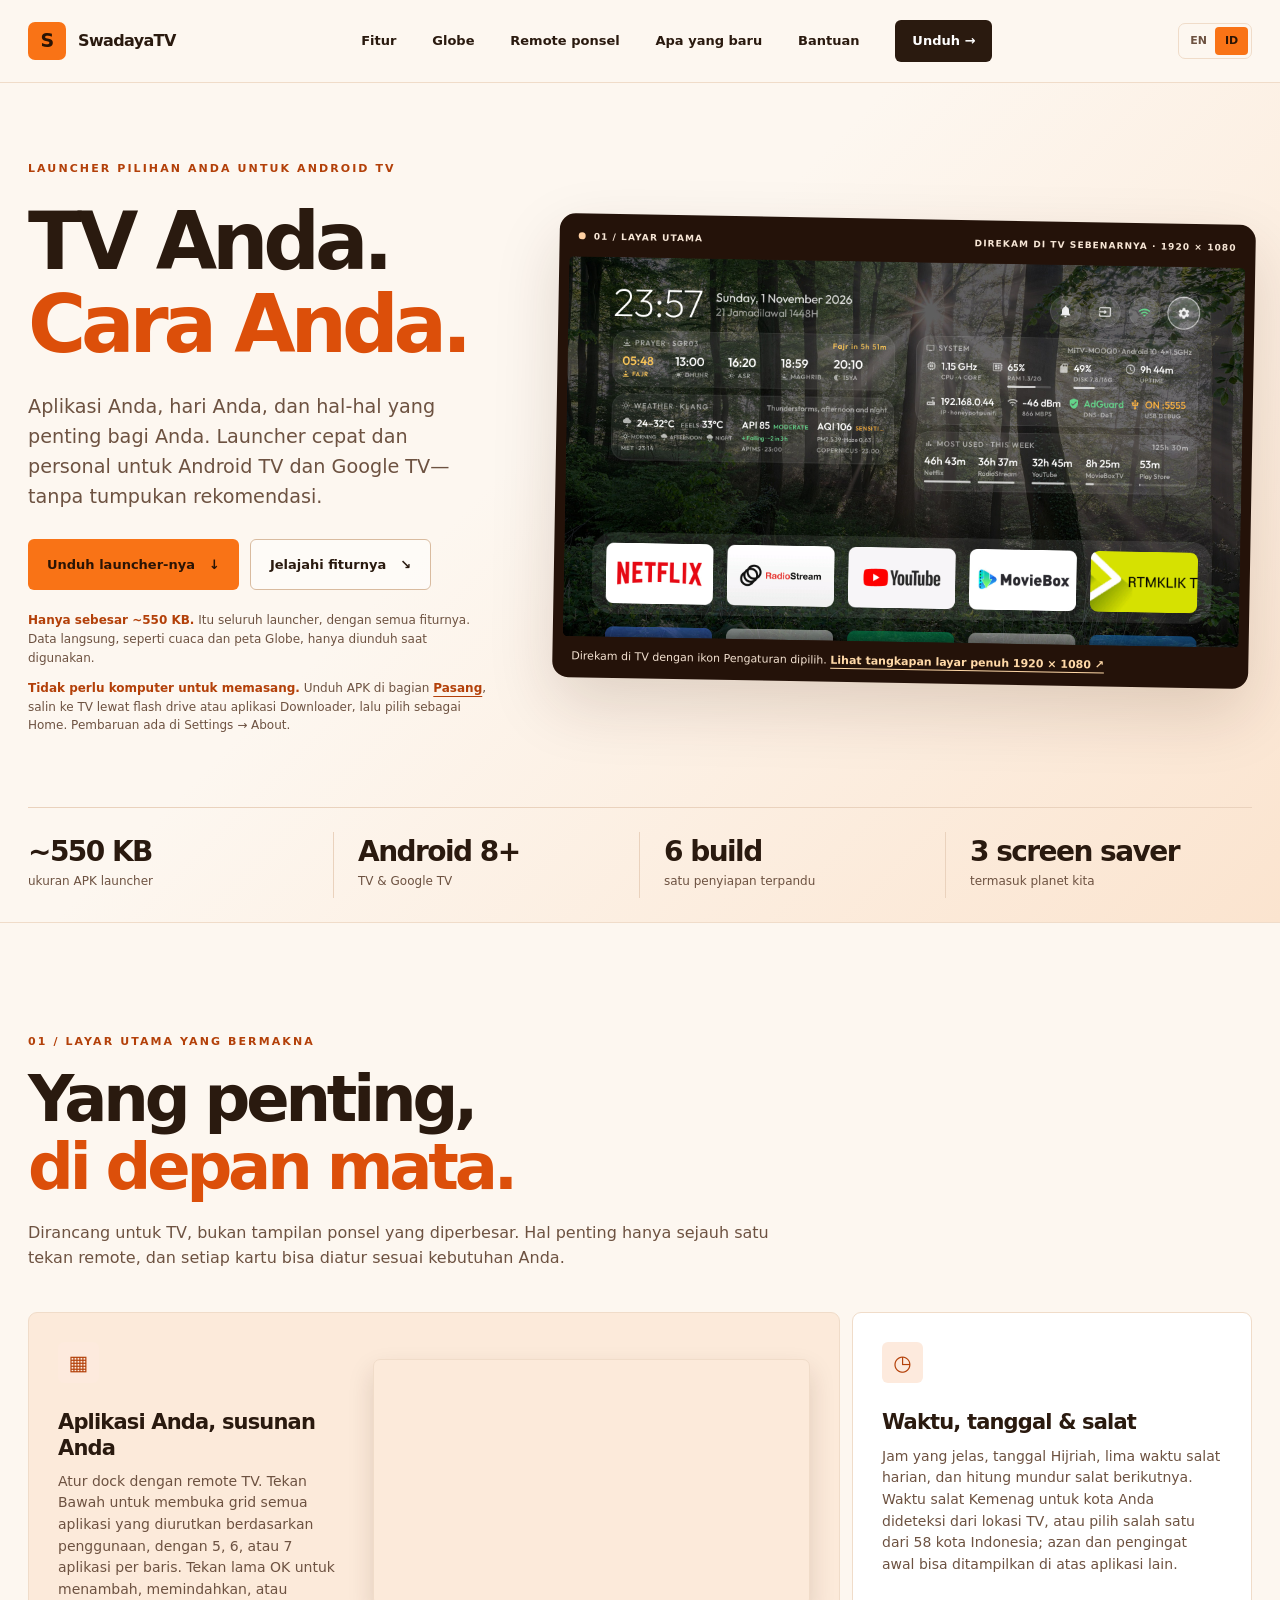
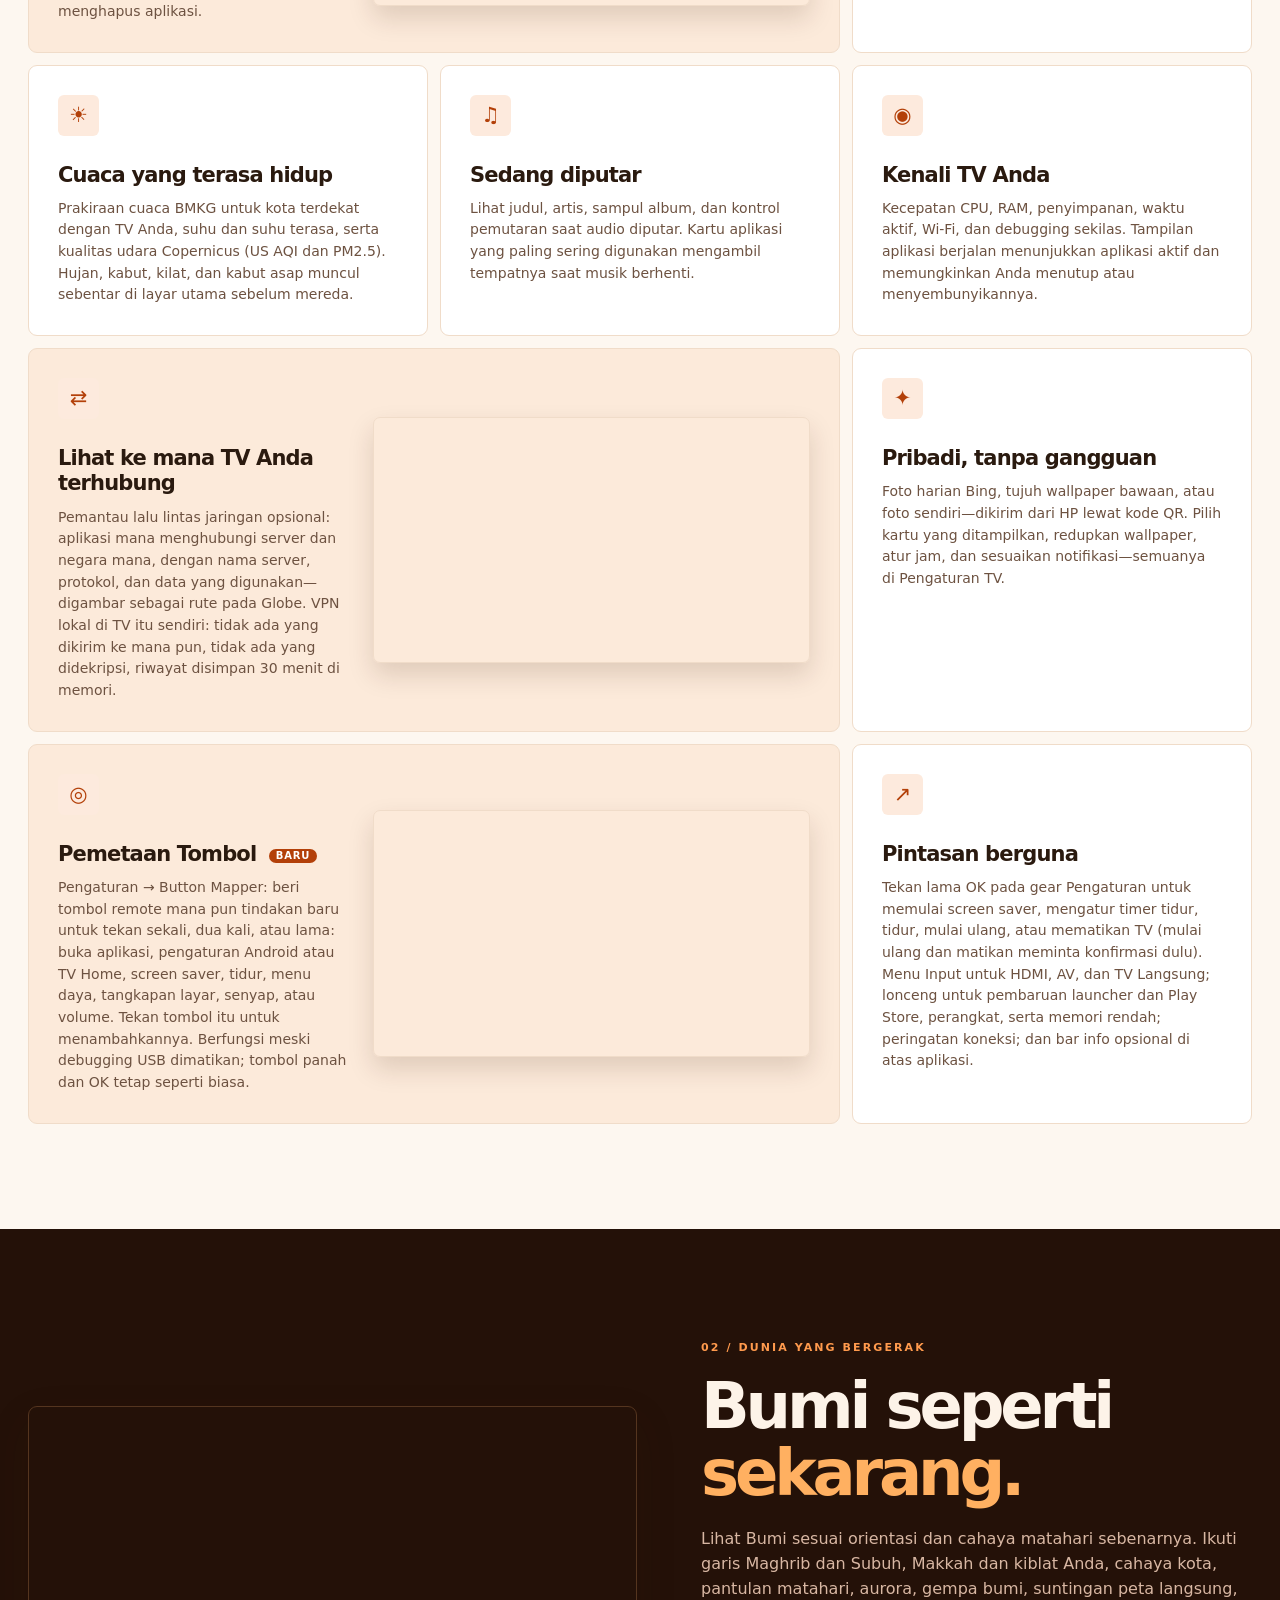
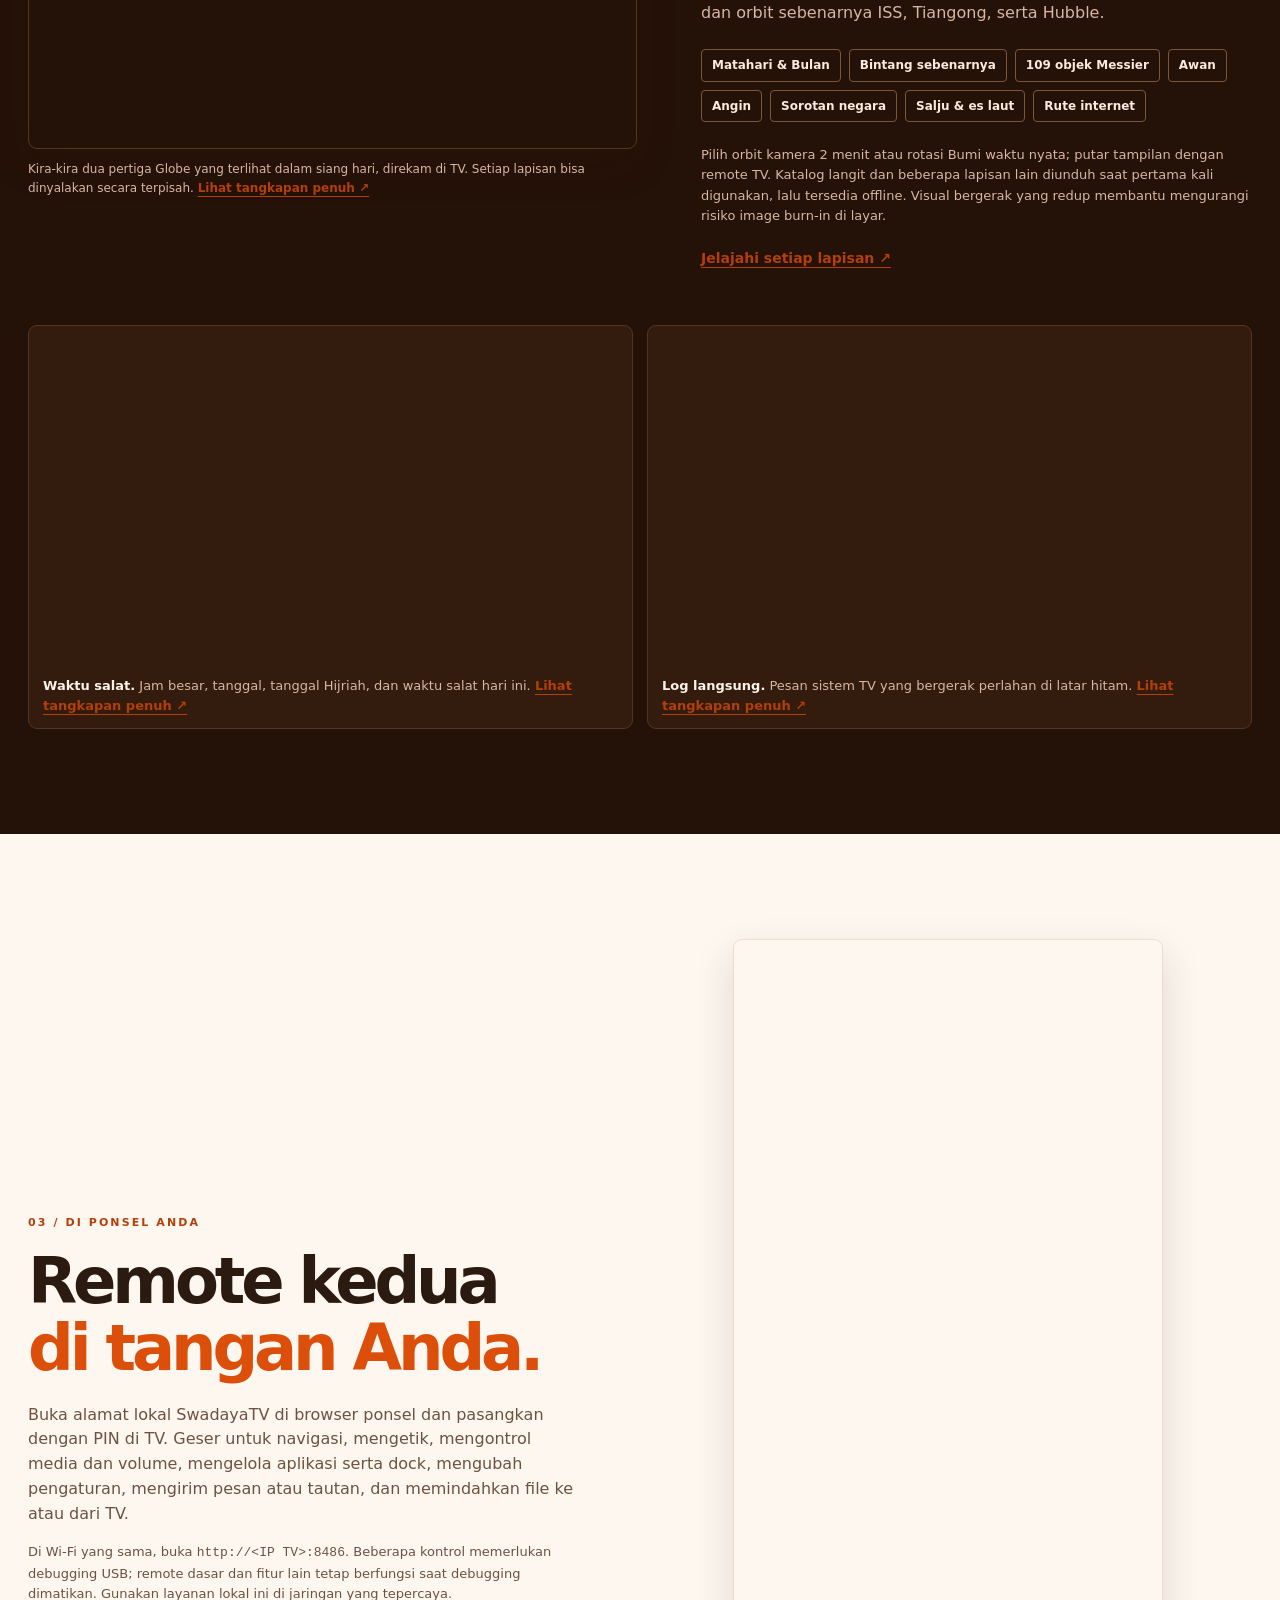
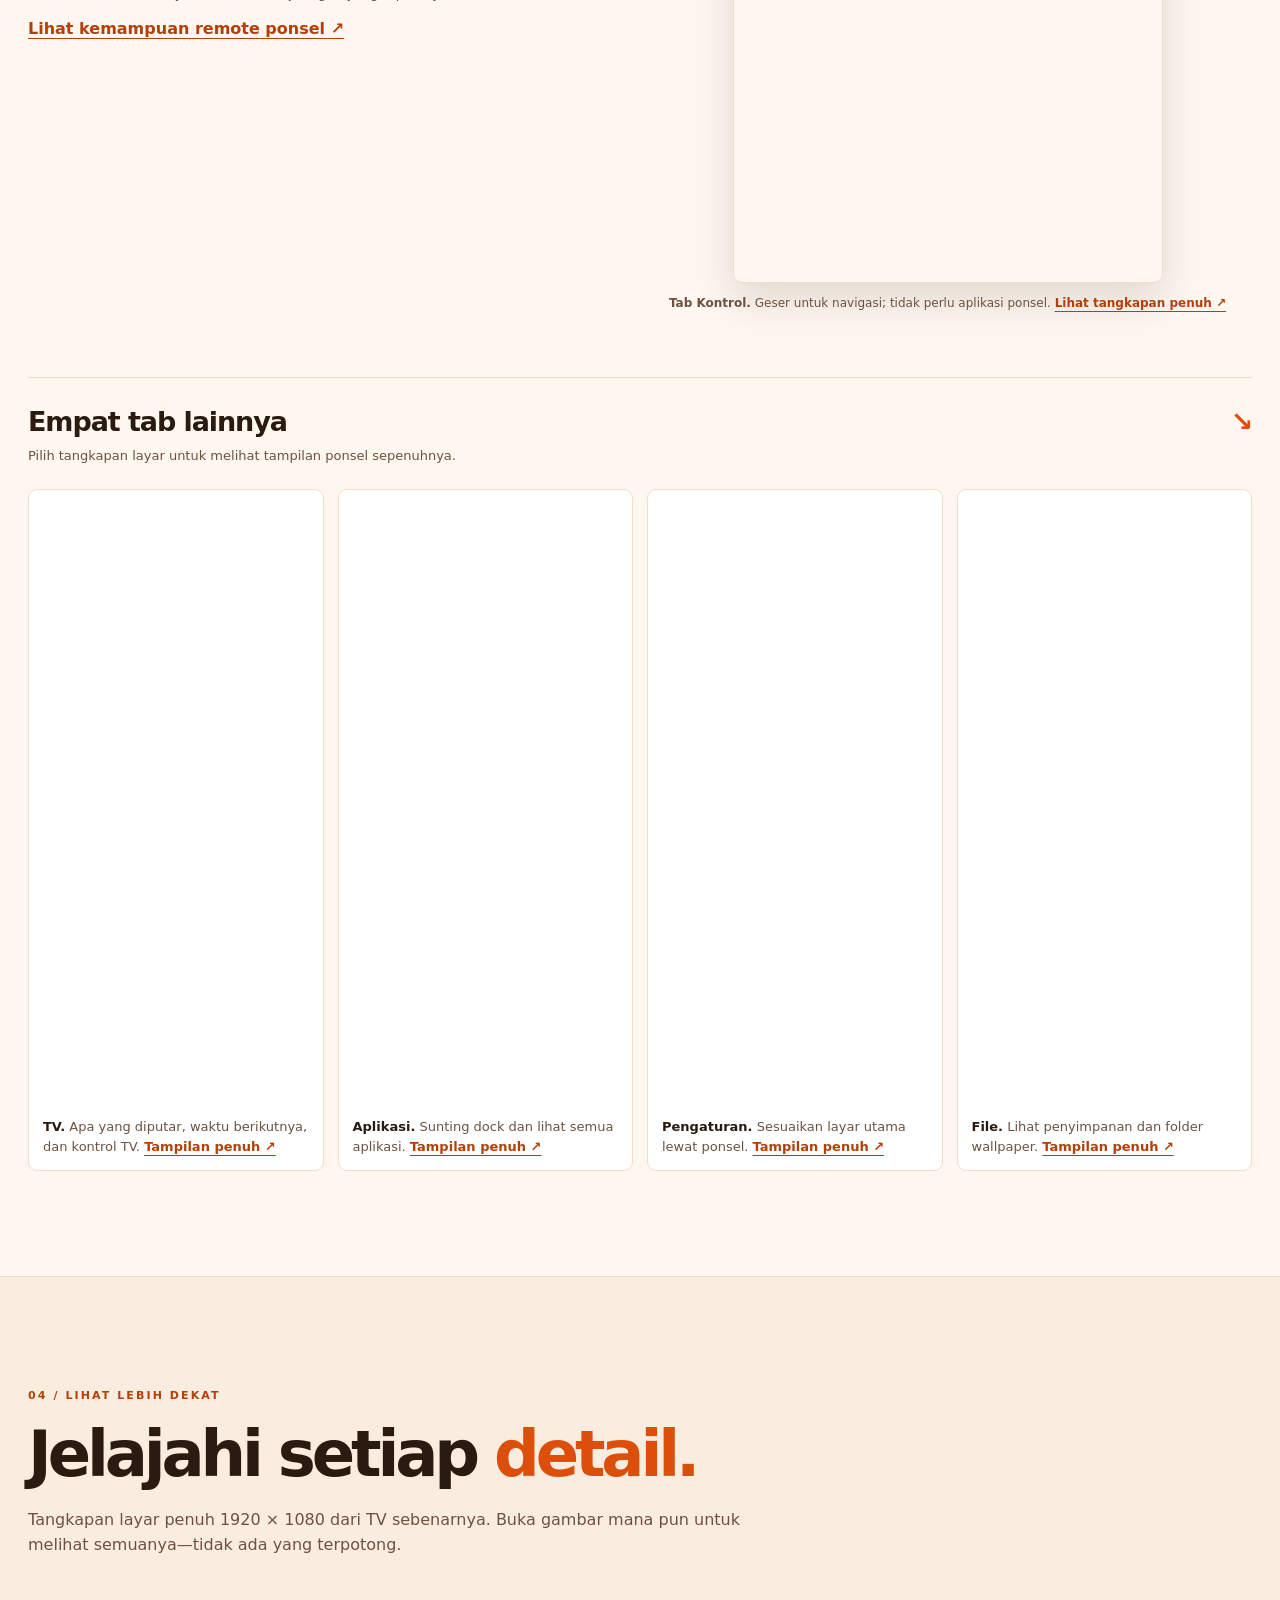
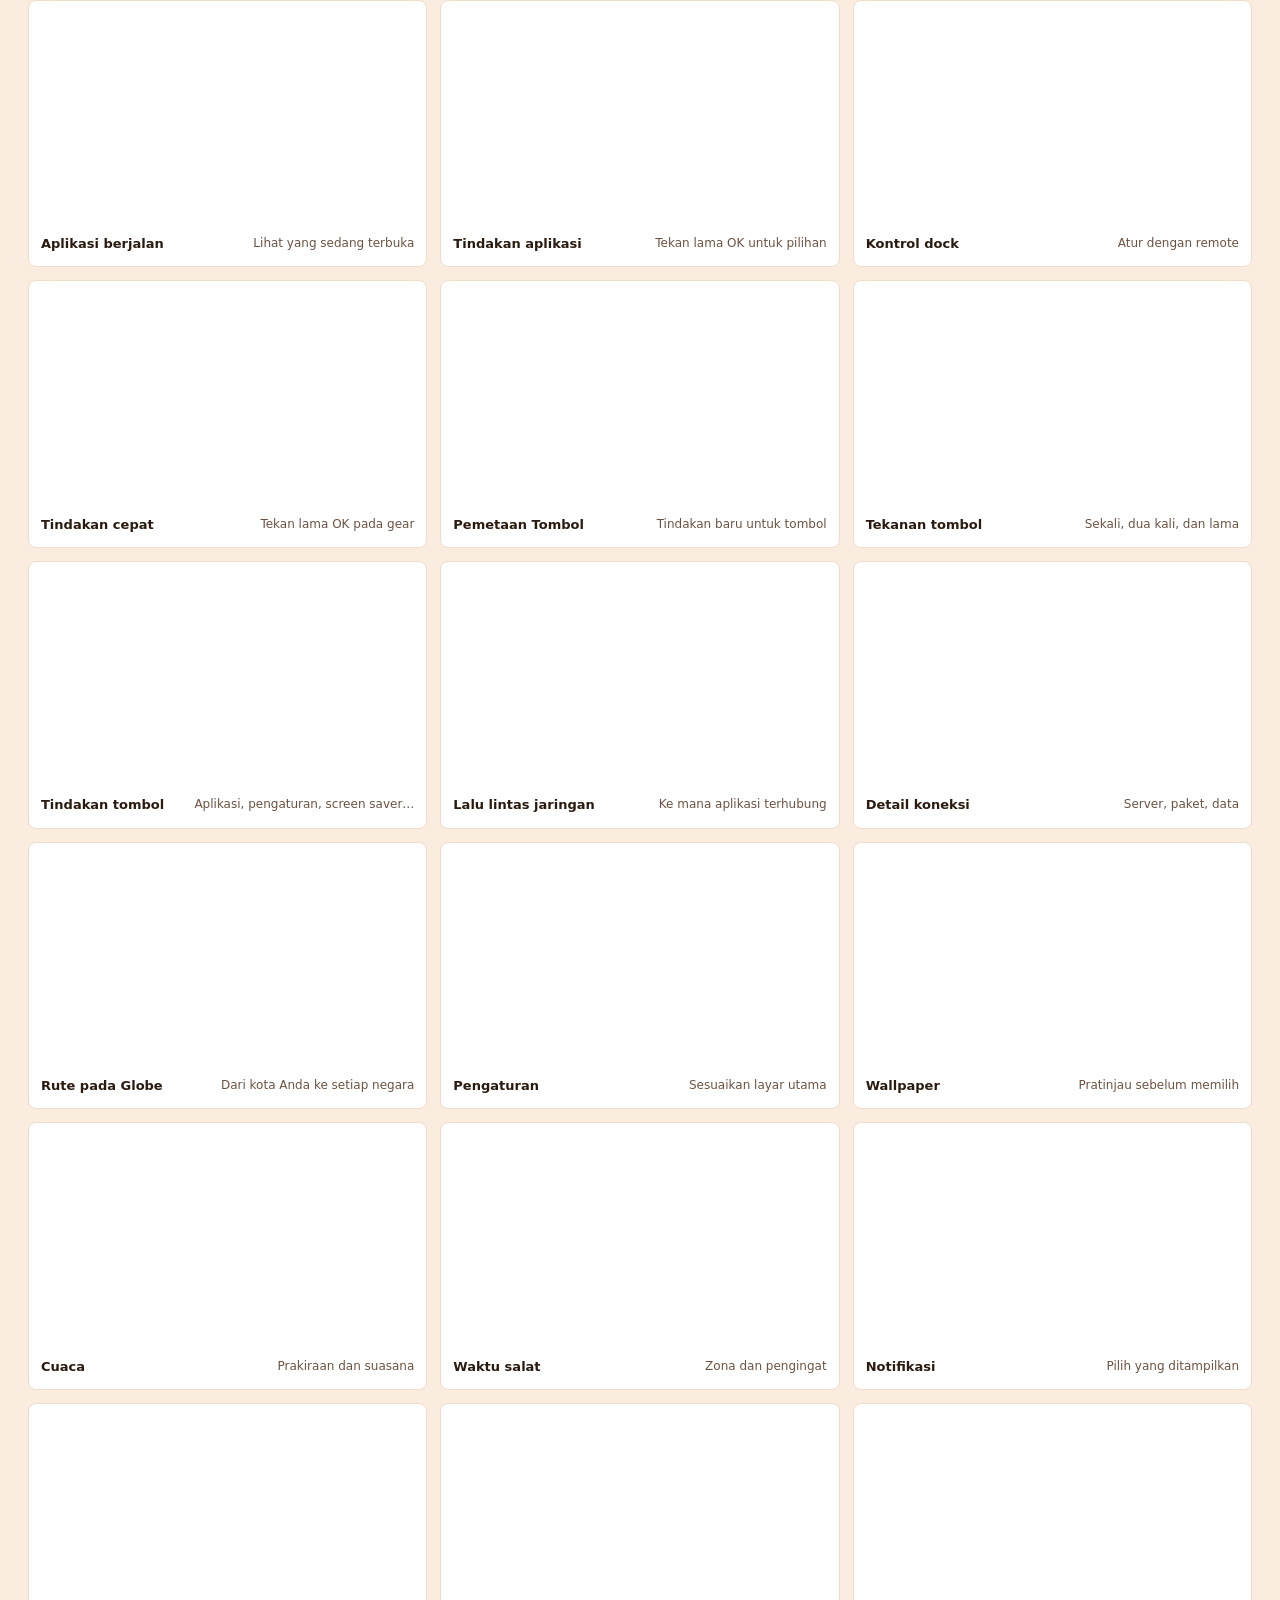
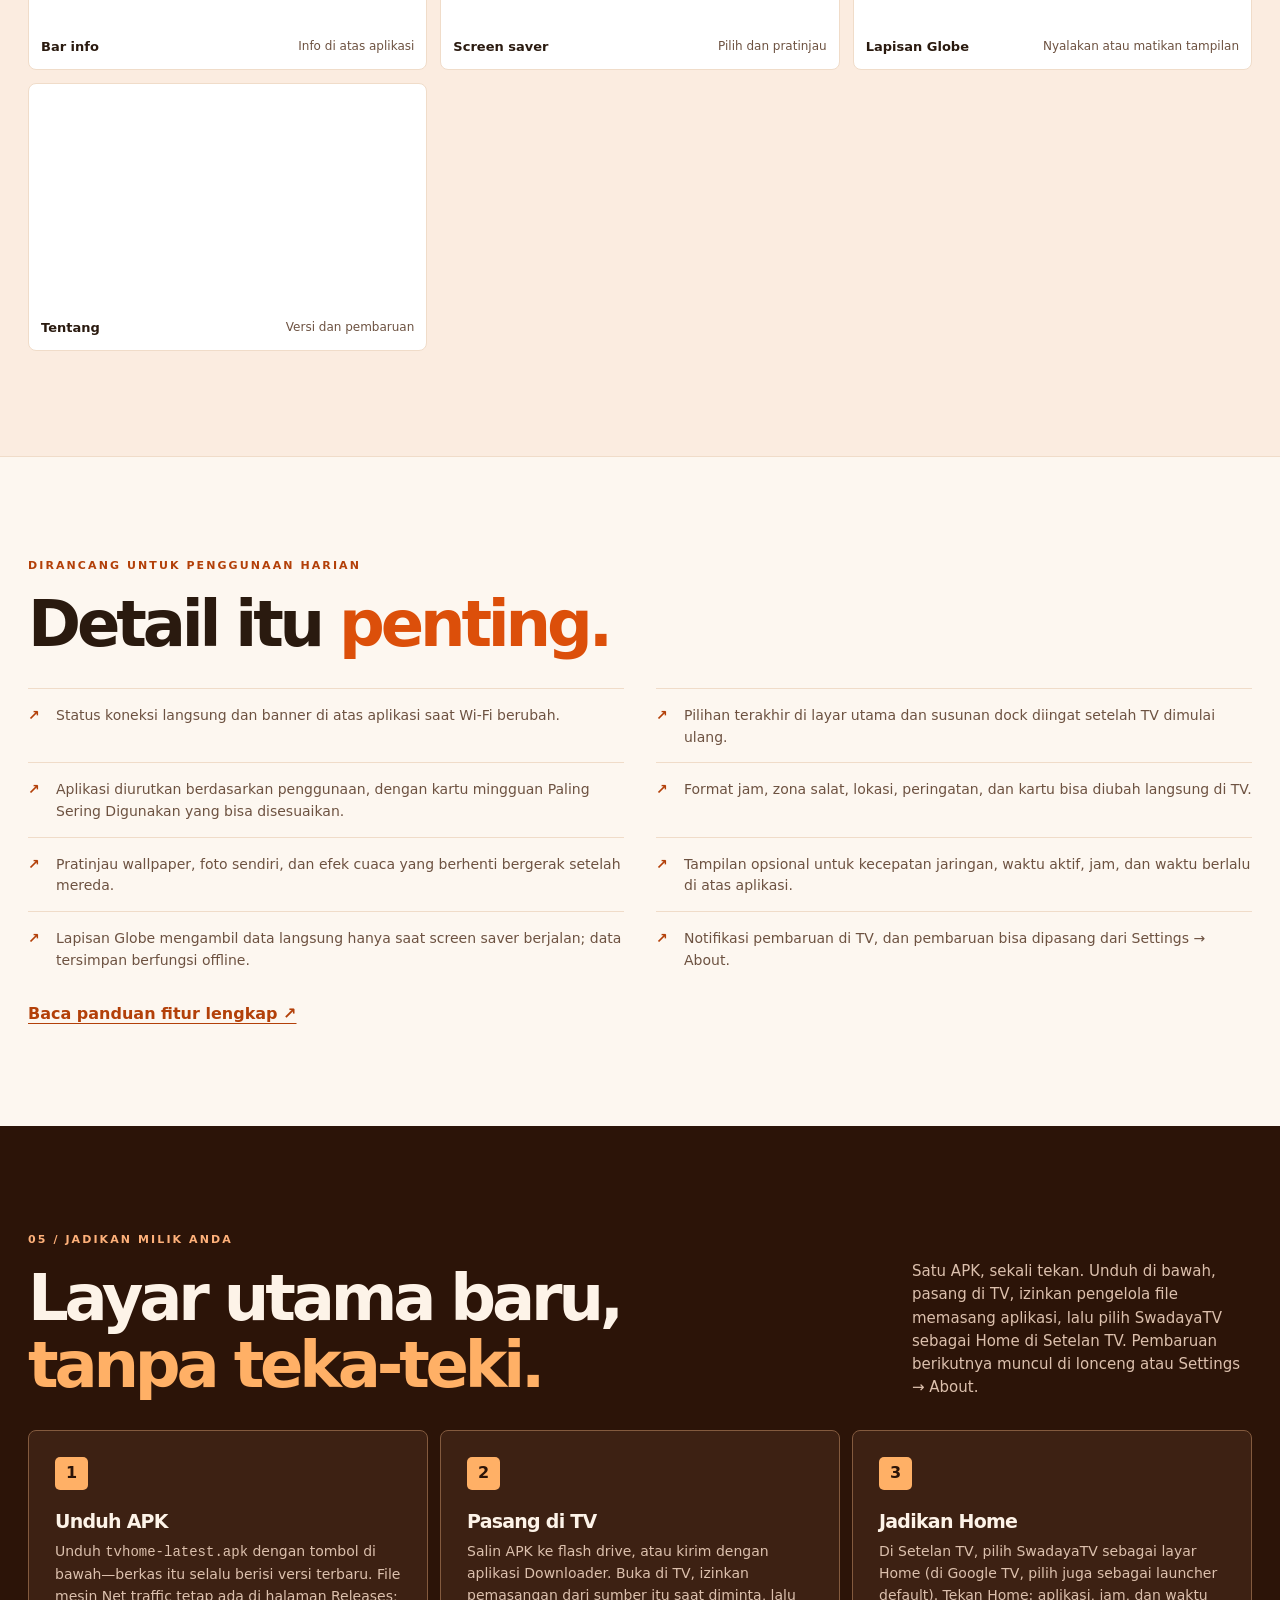
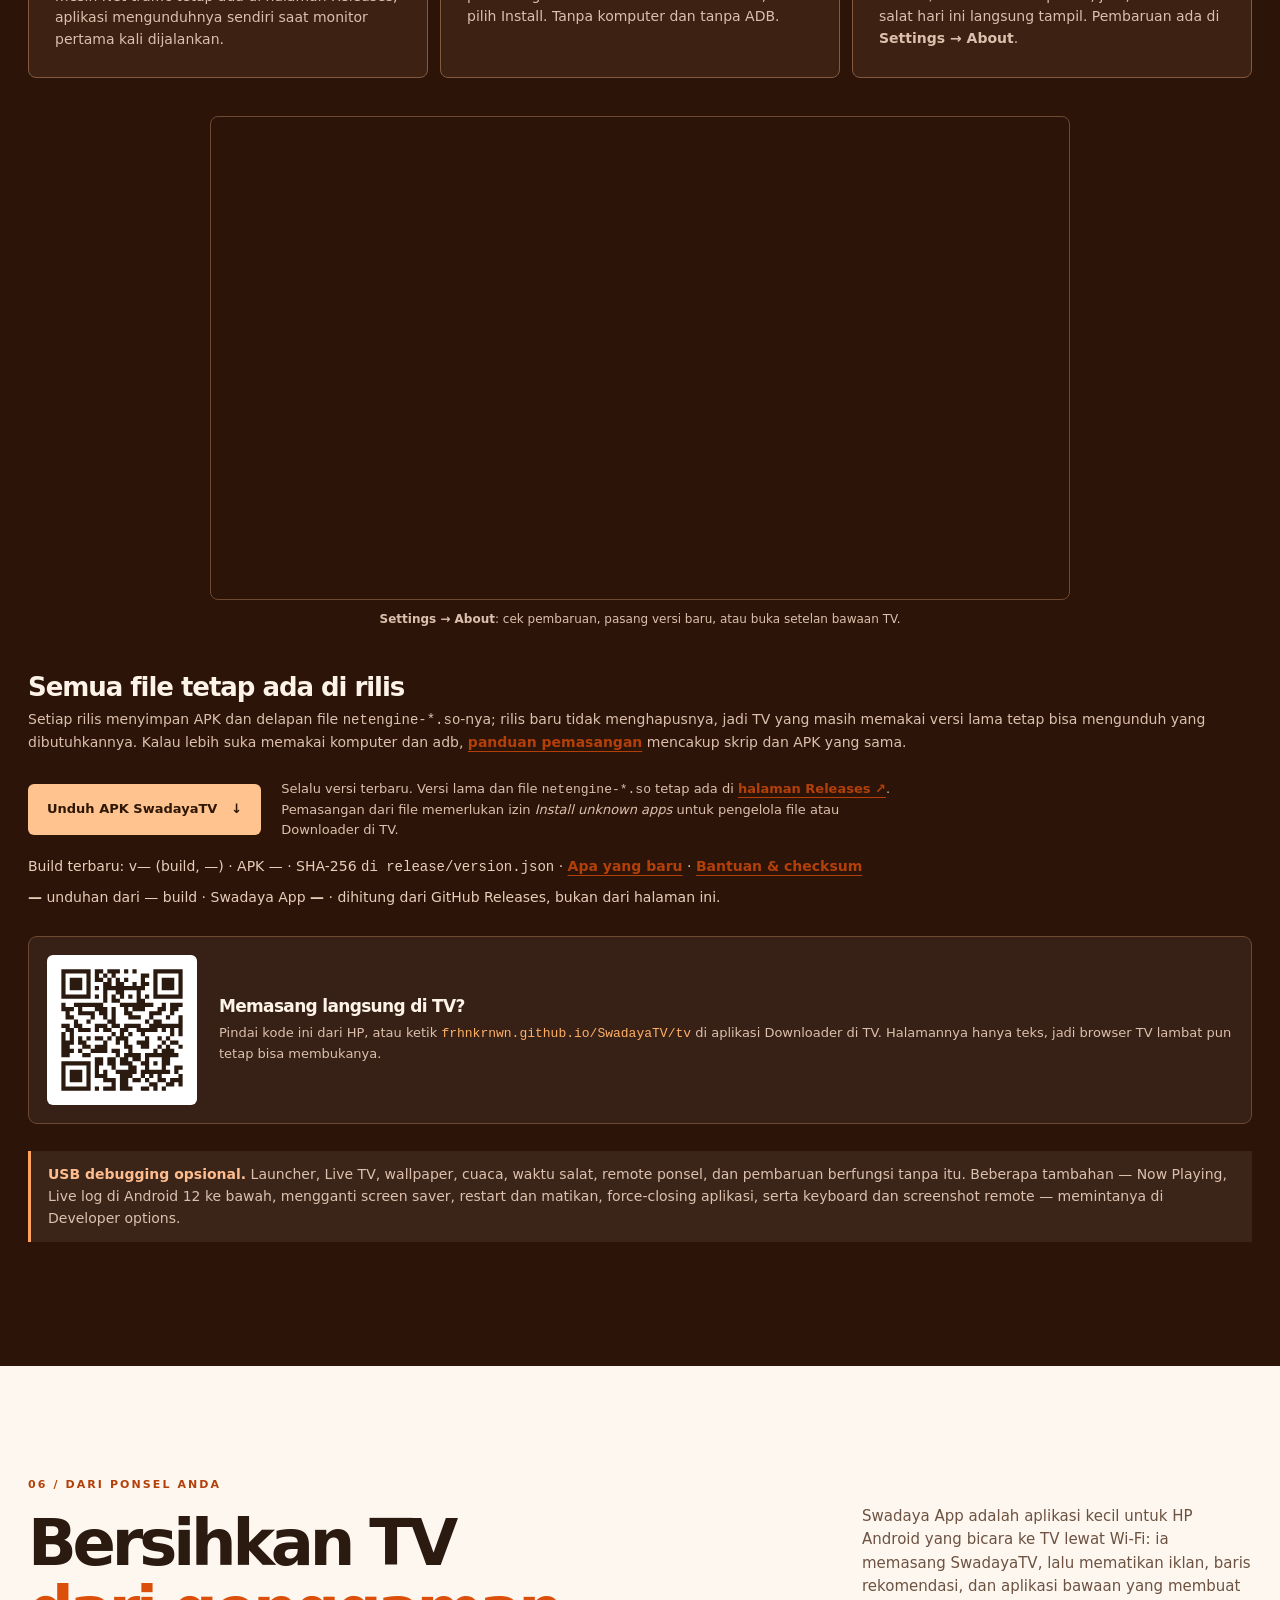
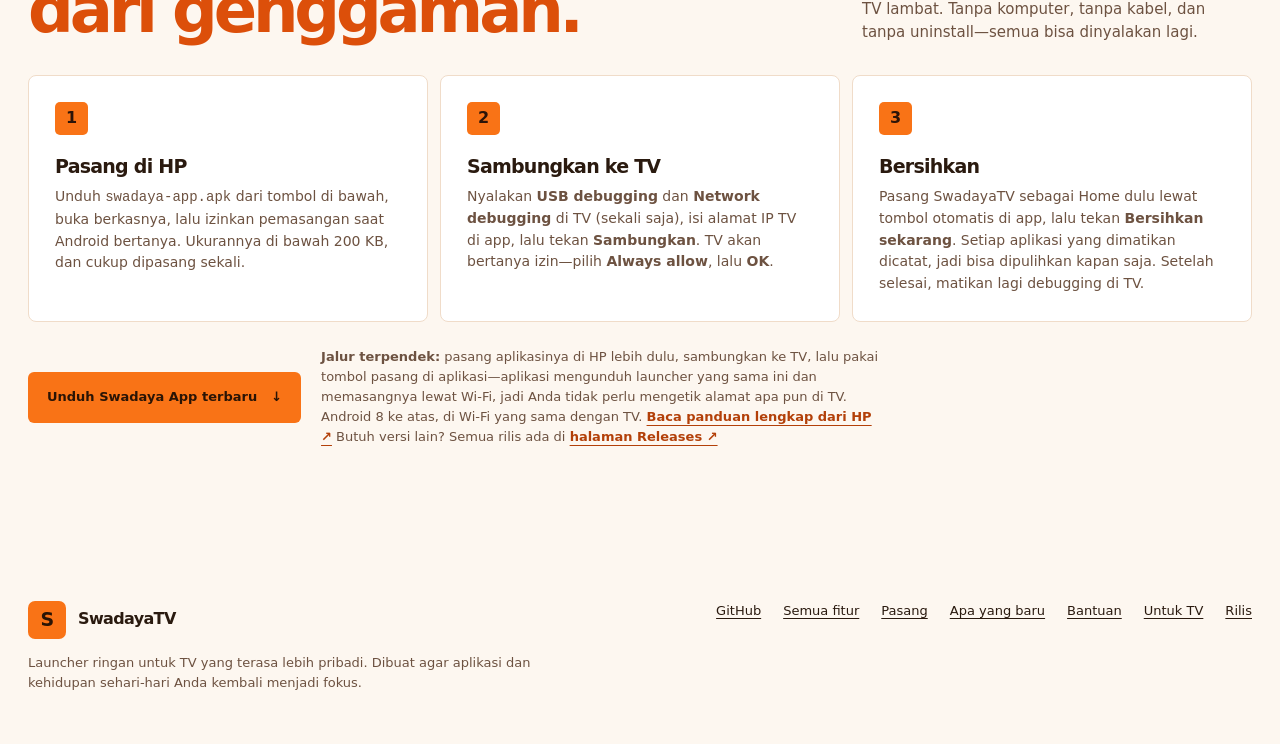
<file: ms.html>
<!doctype html>
<html lang="id">
<head>
  <meta charset="utf-8">
  <meta name="viewport" content="width=device-width, initial-scale=1">
  <meta http-equiv="refresh" content="0; url=id.html">
  <link rel="canonical" href="id.html">
  <title>SwadayaTV — Bahasa Indonesia</title>
</head>
<body>
  <p>Halaman ini tersedia dalam Bahasa Indonesia: <a href="id.html">buka id.html</a>.</p>
</body>
</html>
</file>
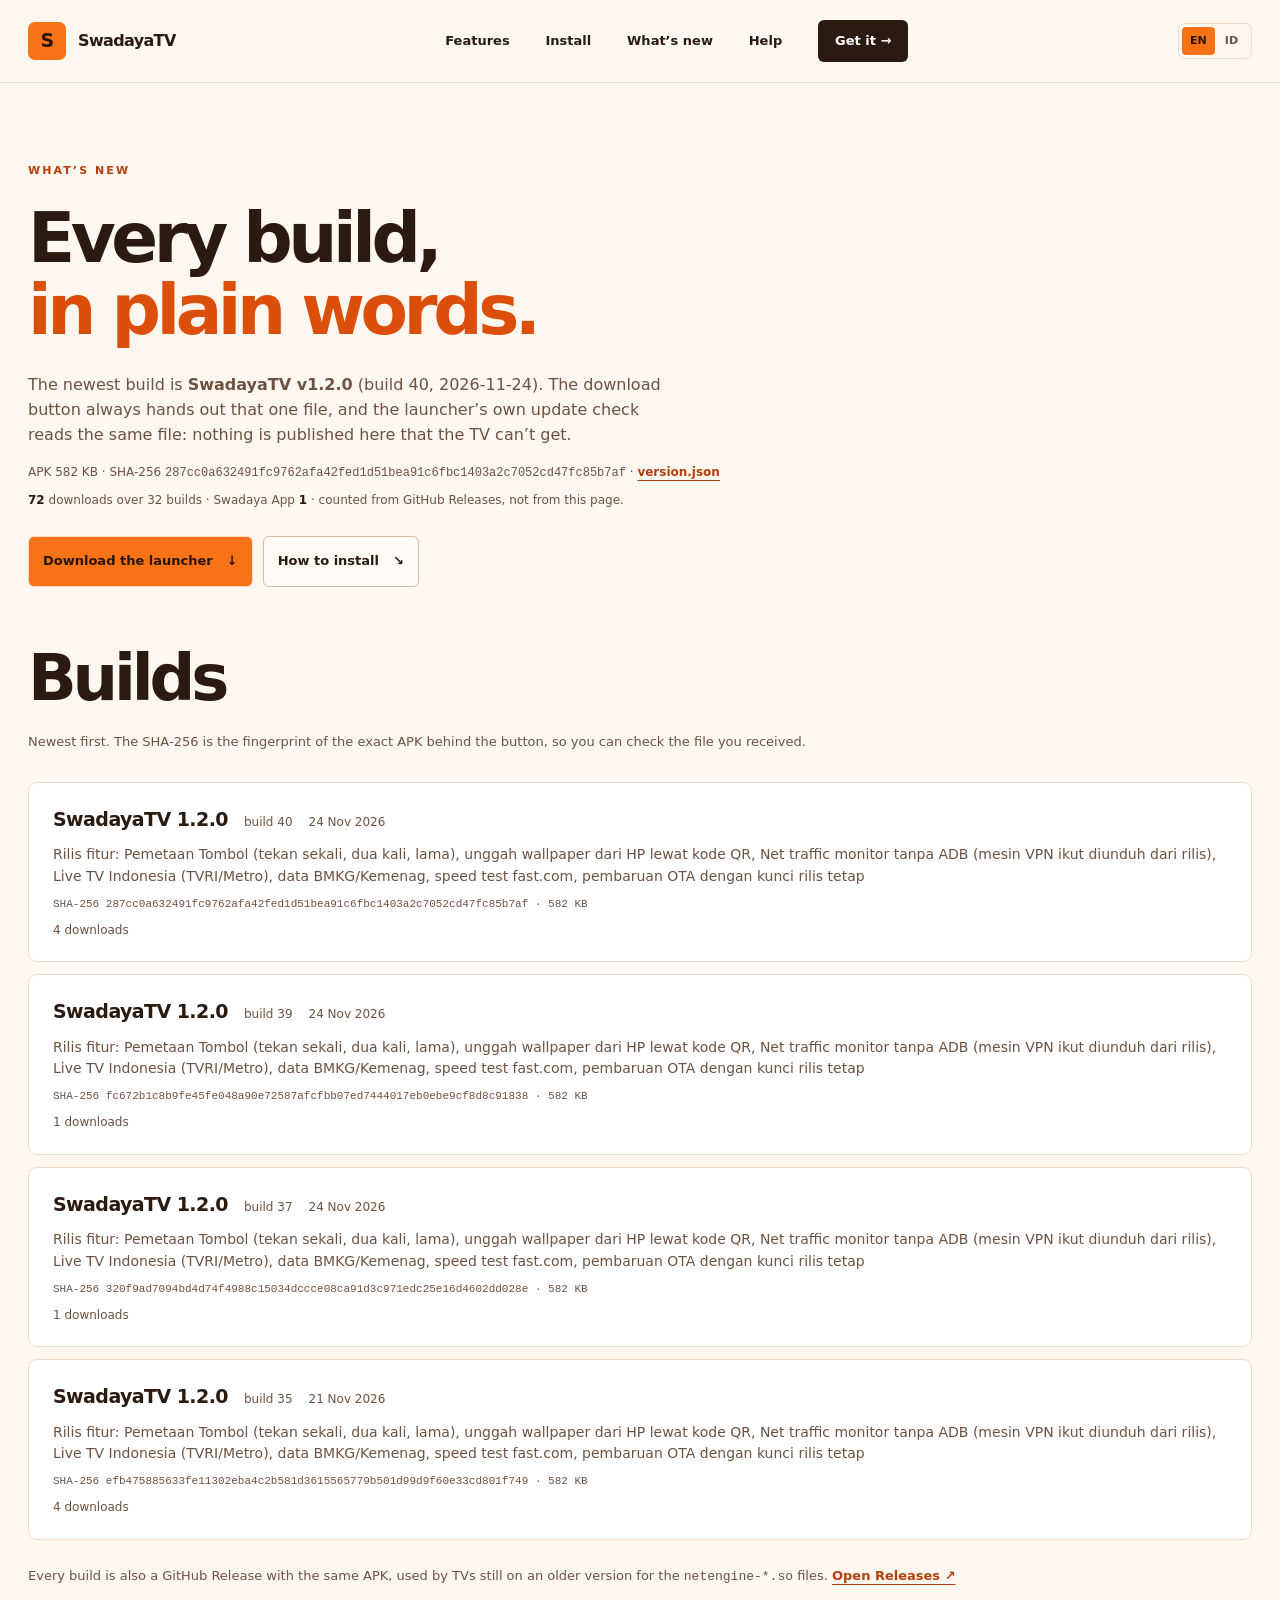
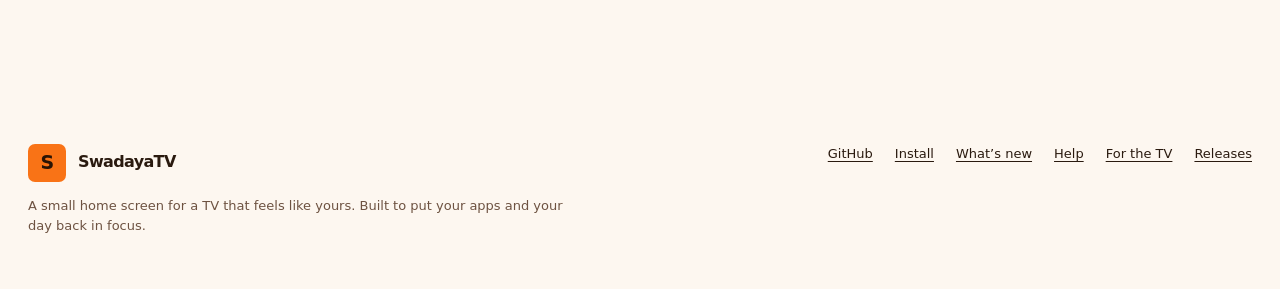
<file: whats-new.html>
<!doctype html>
<html lang="en">
<head>
  <meta charset="utf-8">
  <meta name="viewport" content="width=device-width, initial-scale=1">
  <meta name="theme-color" content="#fdf7f0">
  <meta name="description" content="Every SwadayaTV build, in plain words: what changed, when, and the SHA-256 of the APK the site hands out.">
  <title>SwadayaTV — What's new</title>
  <link rel="canonical" href="https://frhnkrnwn.github.io/SwadayaTV/whats-new.html">
  <link rel="alternate" hreflang="en" href="whats-new.html">
  <link rel="alternate" hreflang="id" href="id-whats-new.html">
  <meta property="og:type" content="website">
  <meta property="og:site_name" content="SwadayaTV">
  <meta property="og:title" content="SwadayaTV — What's new">
  <meta property="og:description" content="Every SwadayaTV build, in plain words, with the SHA-256 of the APK the site hands out.">
  <meta property="og:image" content="https://frhnkrnwn.github.io/SwadayaTV/og.jpg">
  <meta property="og:url" content="https://frhnkrnwn.github.io/SwadayaTV/whats-new.html">
  <meta name="twitter:card" content="summary_large_image">
  <link rel="stylesheet" href="site.css">
</head>
<body>
  <a class="skip" href="#main">Skip to content</a>
  <header class="site-header" id="top">
    <nav class="nav wrap" aria-label="Main navigation">
      <a class="brand" href="index.html" aria-label="SwadayaTV, home"><span class="brand-mark" aria-hidden="true">S</span><span>SwadayaTV</span></a>
      <div class="nav-links">
        <a href="index.html#features">Features</a>
        <a href="index.html#install">Install</a>
        <a href="whats-new.html" aria-current="page">What&rsquo;s new</a>
        <a href="help.html">Help</a>
        <a class="nav-download" href="release/tvhome-latest.apk" download>Get it →</a>
      </div>
      <div class="language-switch" aria-label="Language"><a href="whats-new.html" lang="en" aria-current="page">EN</a><a href="id-whats-new.html" lang="id">ID</a></div>
    </nav>
  </header>

  <main id="main">
    <section class="wrap page-head" data-build="release/version.json">
      <span class="eyebrow">What&rsquo;s new</span>
      <h1>Every build,<br><em>in plain words.</em></h1>
      <p class="lede">The newest build is <strong>SwadayaTV <span data-version>the latest release</span></strong> (<span data-build>newest build</span>, <span data-date>&mdash;</span>). The download button always hands out that one file, and the launcher&rsquo;s own update check reads the same file: nothing is published here that the TV can&rsquo;t get.</p>
      <p class="build-line">APK <span data-size>&mdash;</span> &middot; SHA-256 <code data-sha>listed in release/version.json</code> &middot; <a class="text-link" href="release/version.json">version.json</a></p>
      <p class="downloads-line" data-downloads="release/downloads.json"><strong data-downloads-total>&mdash;</strong> downloads over <span data-downloads-releases>&mdash;</span> builds &middot; Swadaya App <strong data-downloads-app>&mdash;</strong> &middot; counted from GitHub Releases, not from this page.</p>
      <div class="page-links"><a class="button primary" href="release/tvhome-latest.apk" download>Download the launcher <span aria-hidden="true">↓</span></a><a class="button secondary" href="index.html#install">How to install <span aria-hidden="true">↘</span></a></div>
    </section>

    <section class="wrap page-body">
      <h2>Builds</h2>
      <p class="muted-note">Newest first. The SHA-256 is the fingerprint of the exact APK behind the button, so you can check the file you received.</p>
      <ul class="entry-list" data-releases="release/releases.json" data-downloads="release/downloads.json">
        <li class="entry"><p>Loading the release history&hellip; if it stays empty, the list is also in <a class="text-link" href="release/releases.json">release/releases.json</a>.</p></li>
      </ul>
      <p class="muted-note" style="margin-top:26px">Every build is also a GitHub Release with the same APK, used by TVs still on an older version for the <code>netengine-*.so</code> files. <a class="text-link" href="https://github.com/frhnkrnwn/SwadayaTV/releases">Open Releases ↗</a></p>
    </section>
  </main>

  <footer><div class="footer-inner wrap"><div><a class="brand" href="index.html"><span class="brand-mark" aria-hidden="true">S</span><span>SwadayaTV</span></a><p>A small home screen for a TV that feels like yours. Built to put your apps and your day back in focus.</p></div><nav aria-label="More links"><a href="https://github.com/frhnkrnwn/SwadayaTV">GitHub</a><a href="index.html#install">Install</a><a href="whats-new.html">What&rsquo;s new</a><a href="help.html">Help</a><a href="tv/">For the TV</a><a href="https://github.com/frhnkrnwn/SwadayaTV/releases/latest">Releases</a></nav></div></footer>
  <script src="site.js"></script>
</body>
</html>
</file>
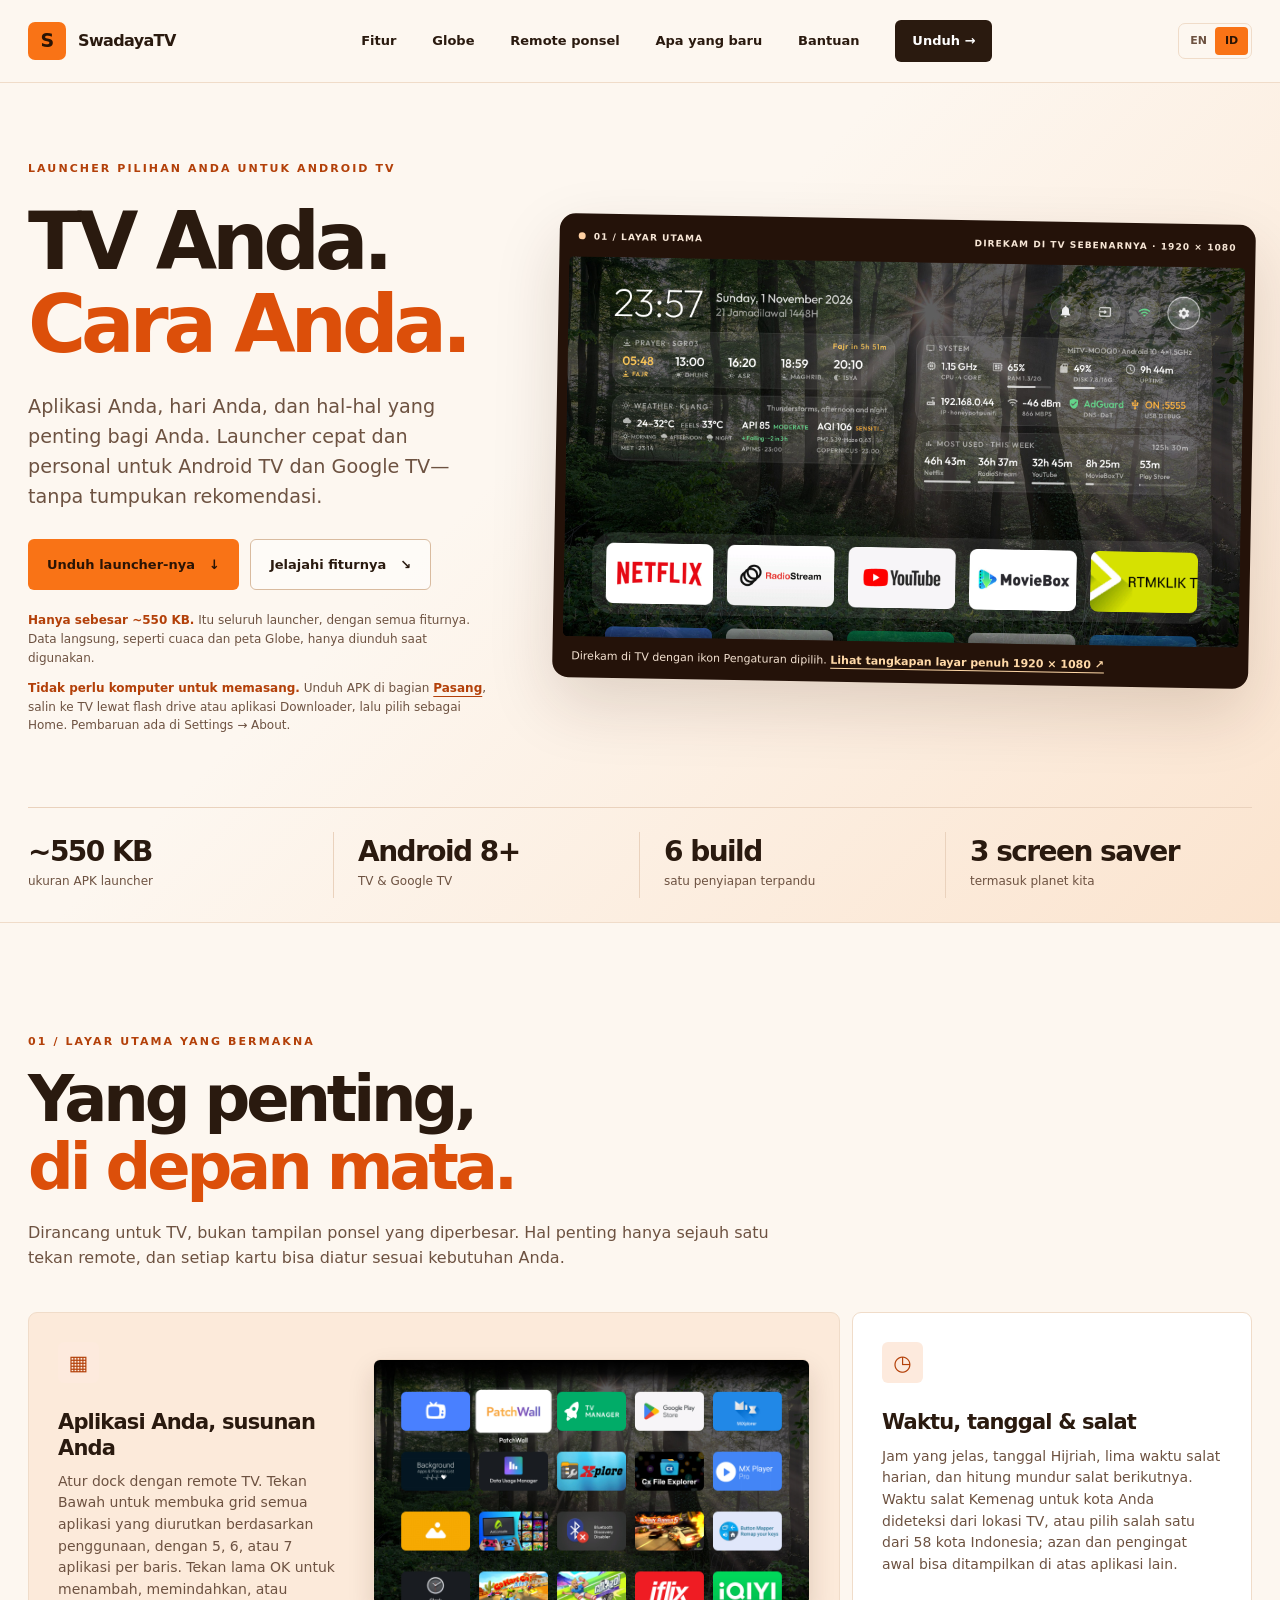
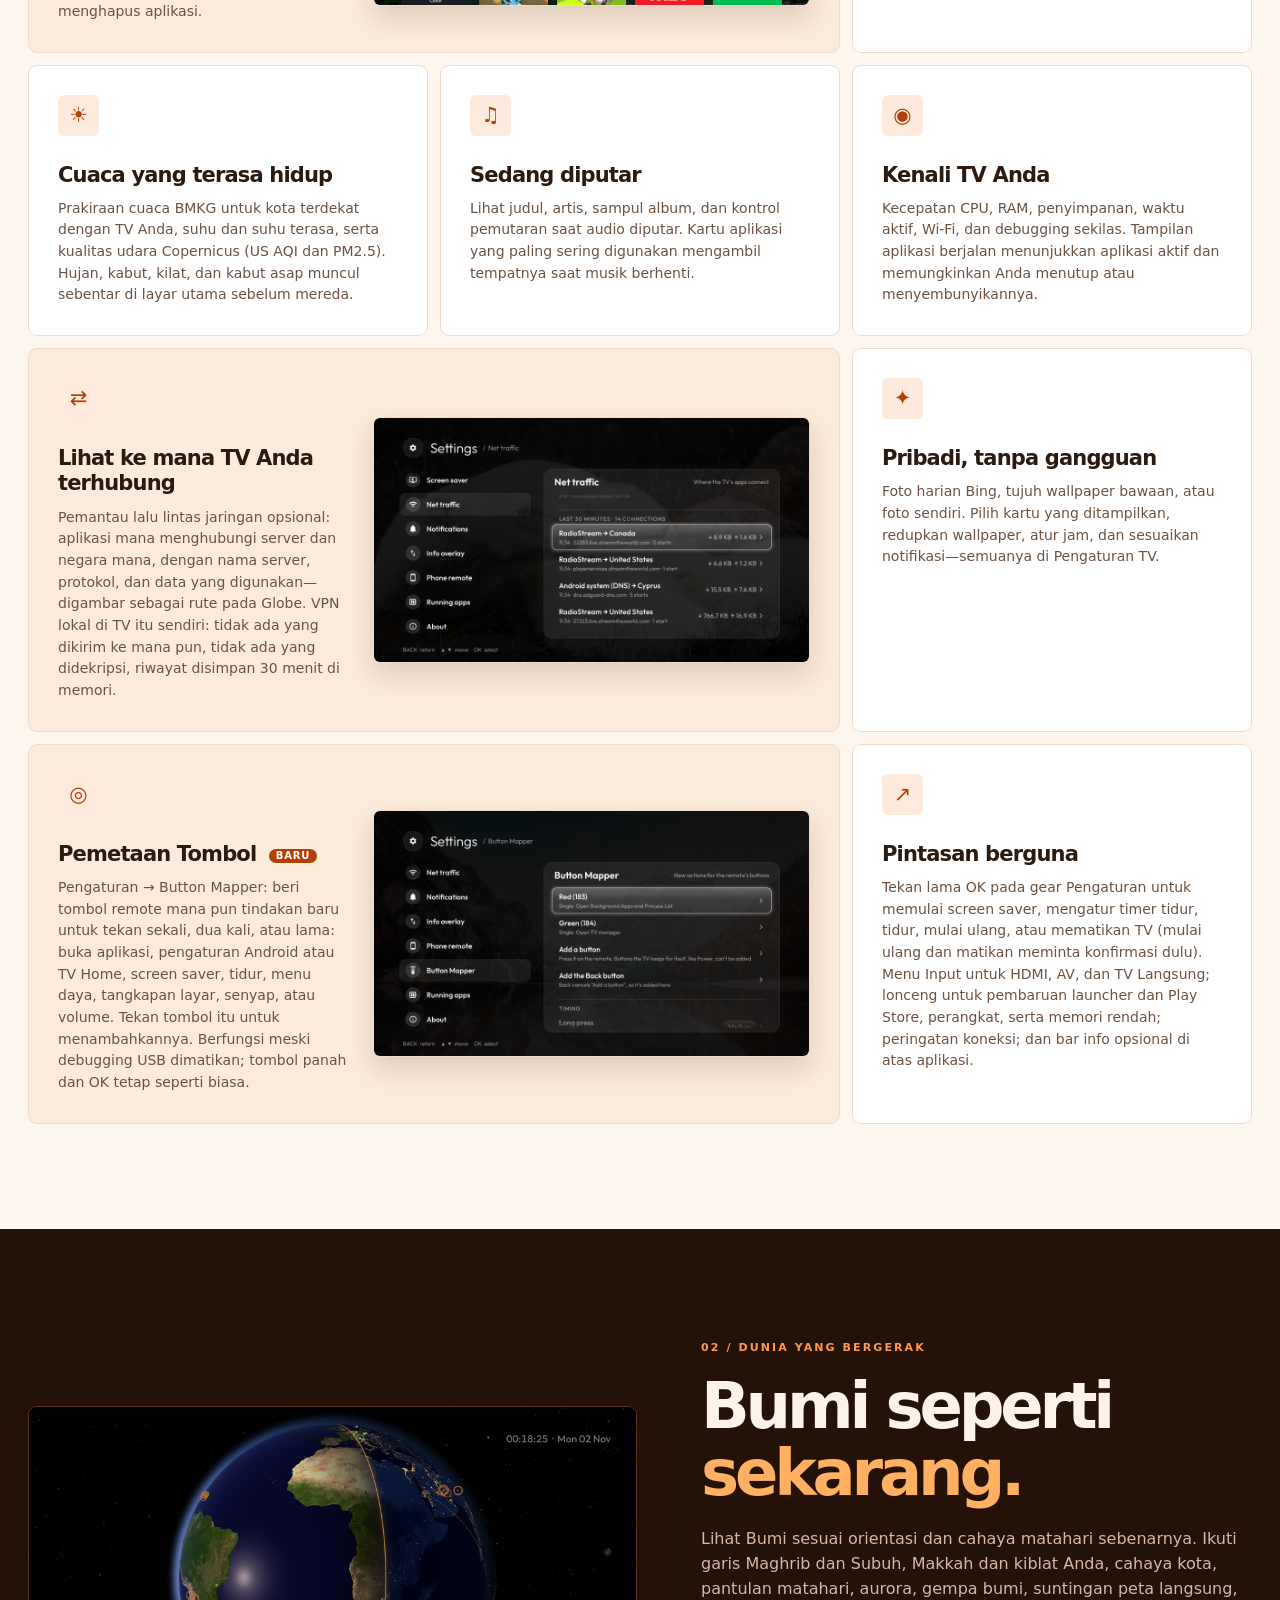
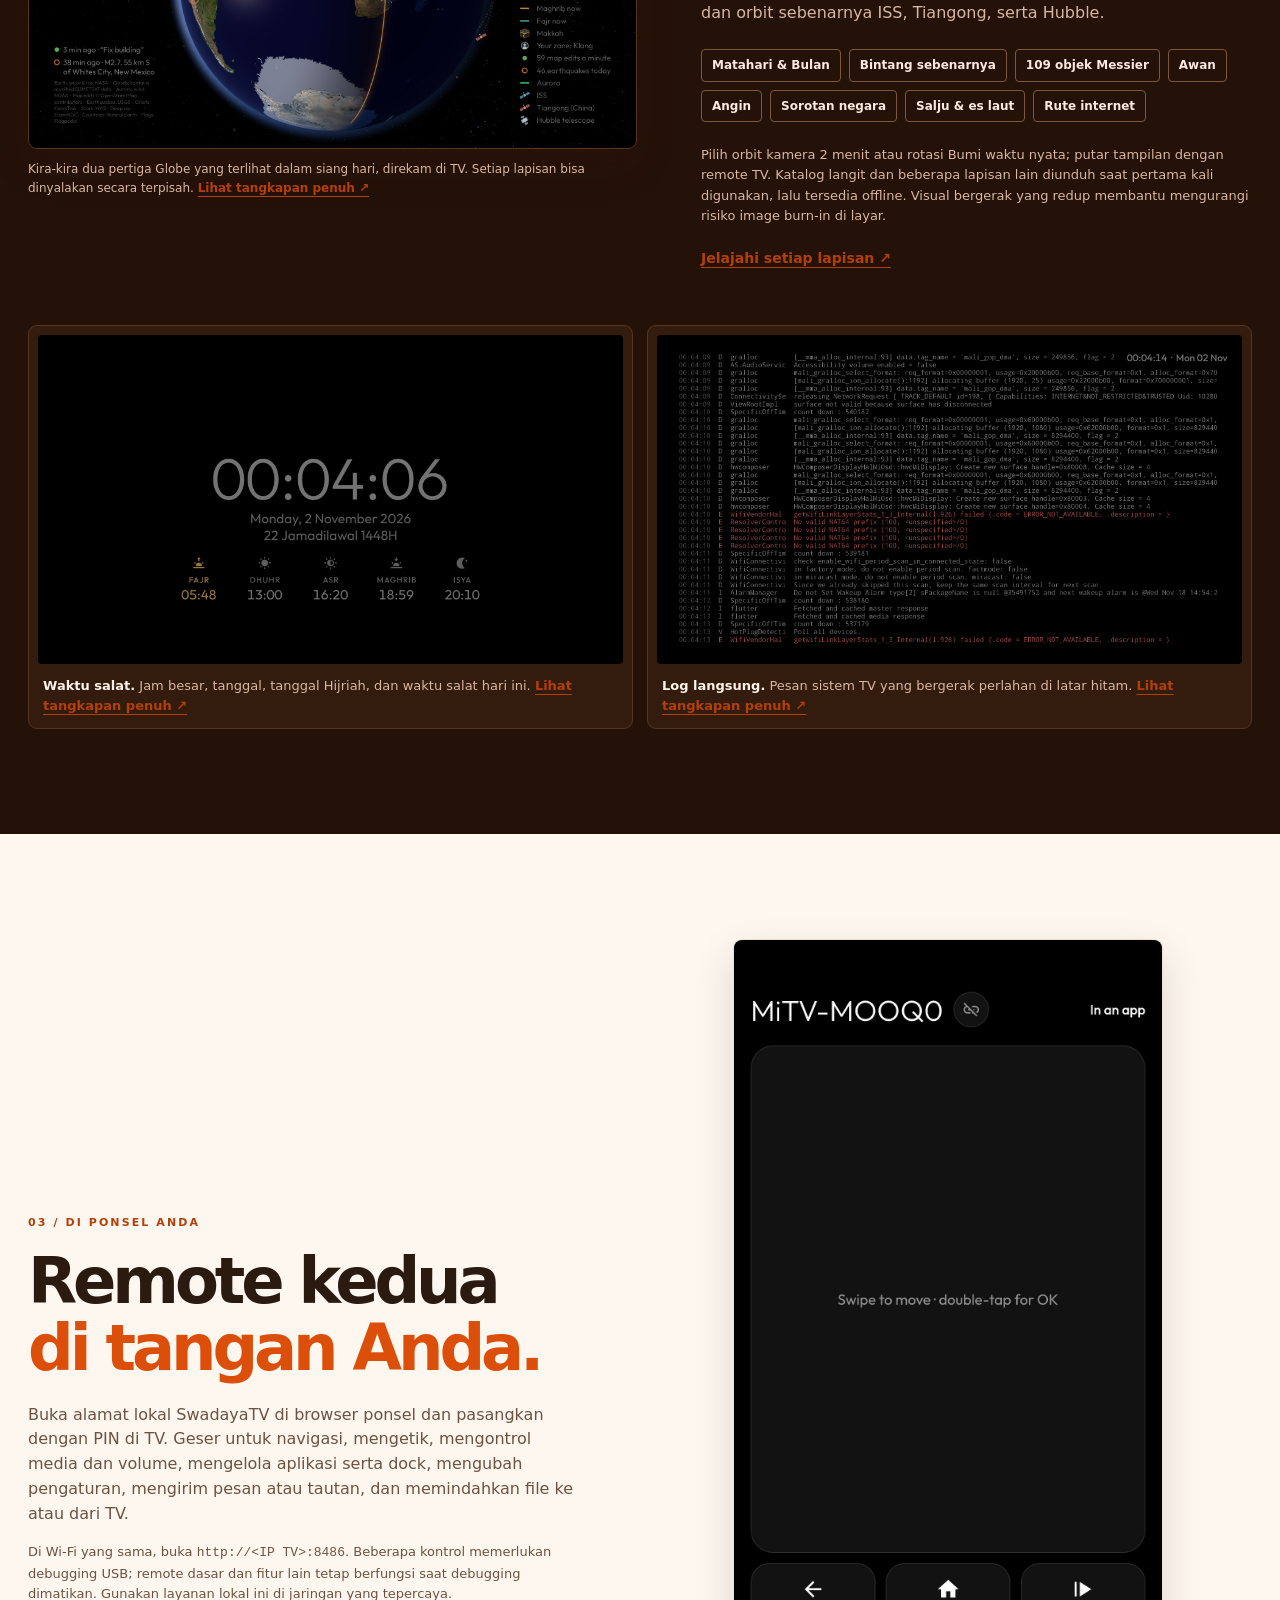
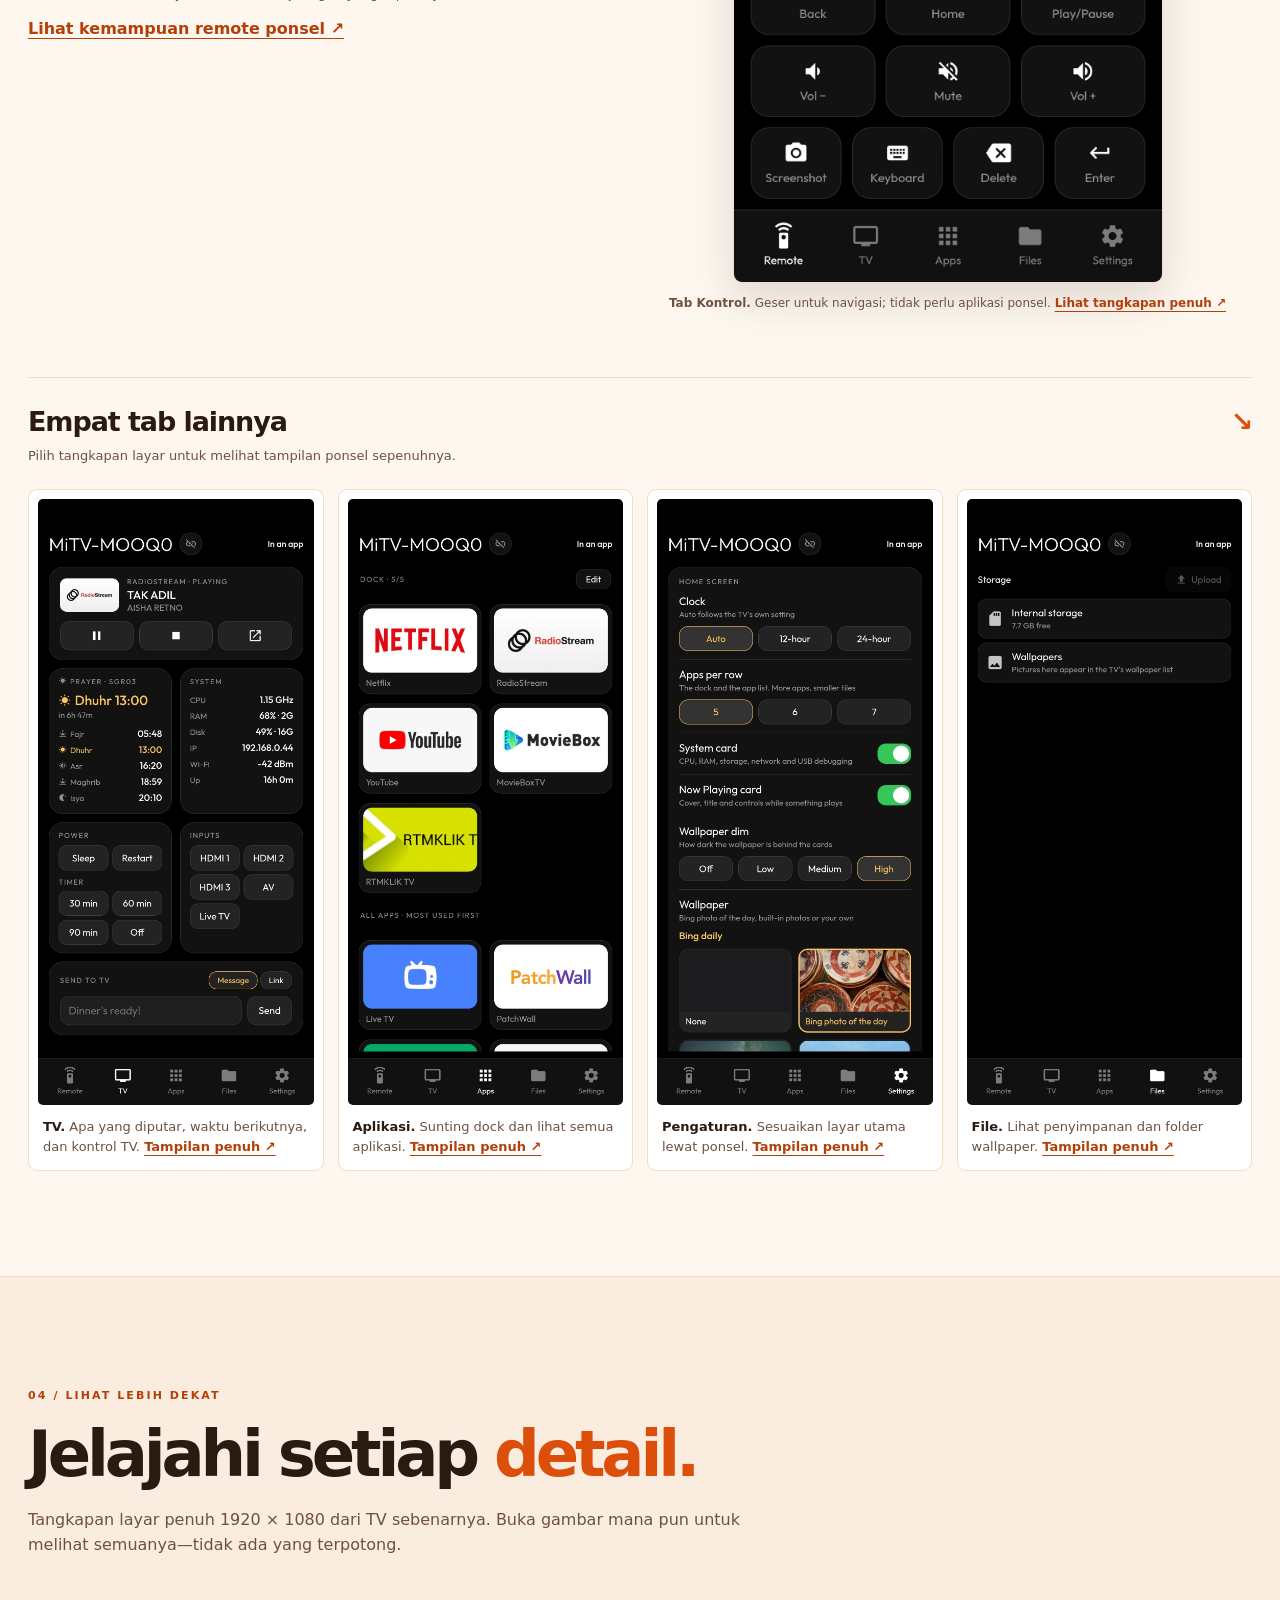
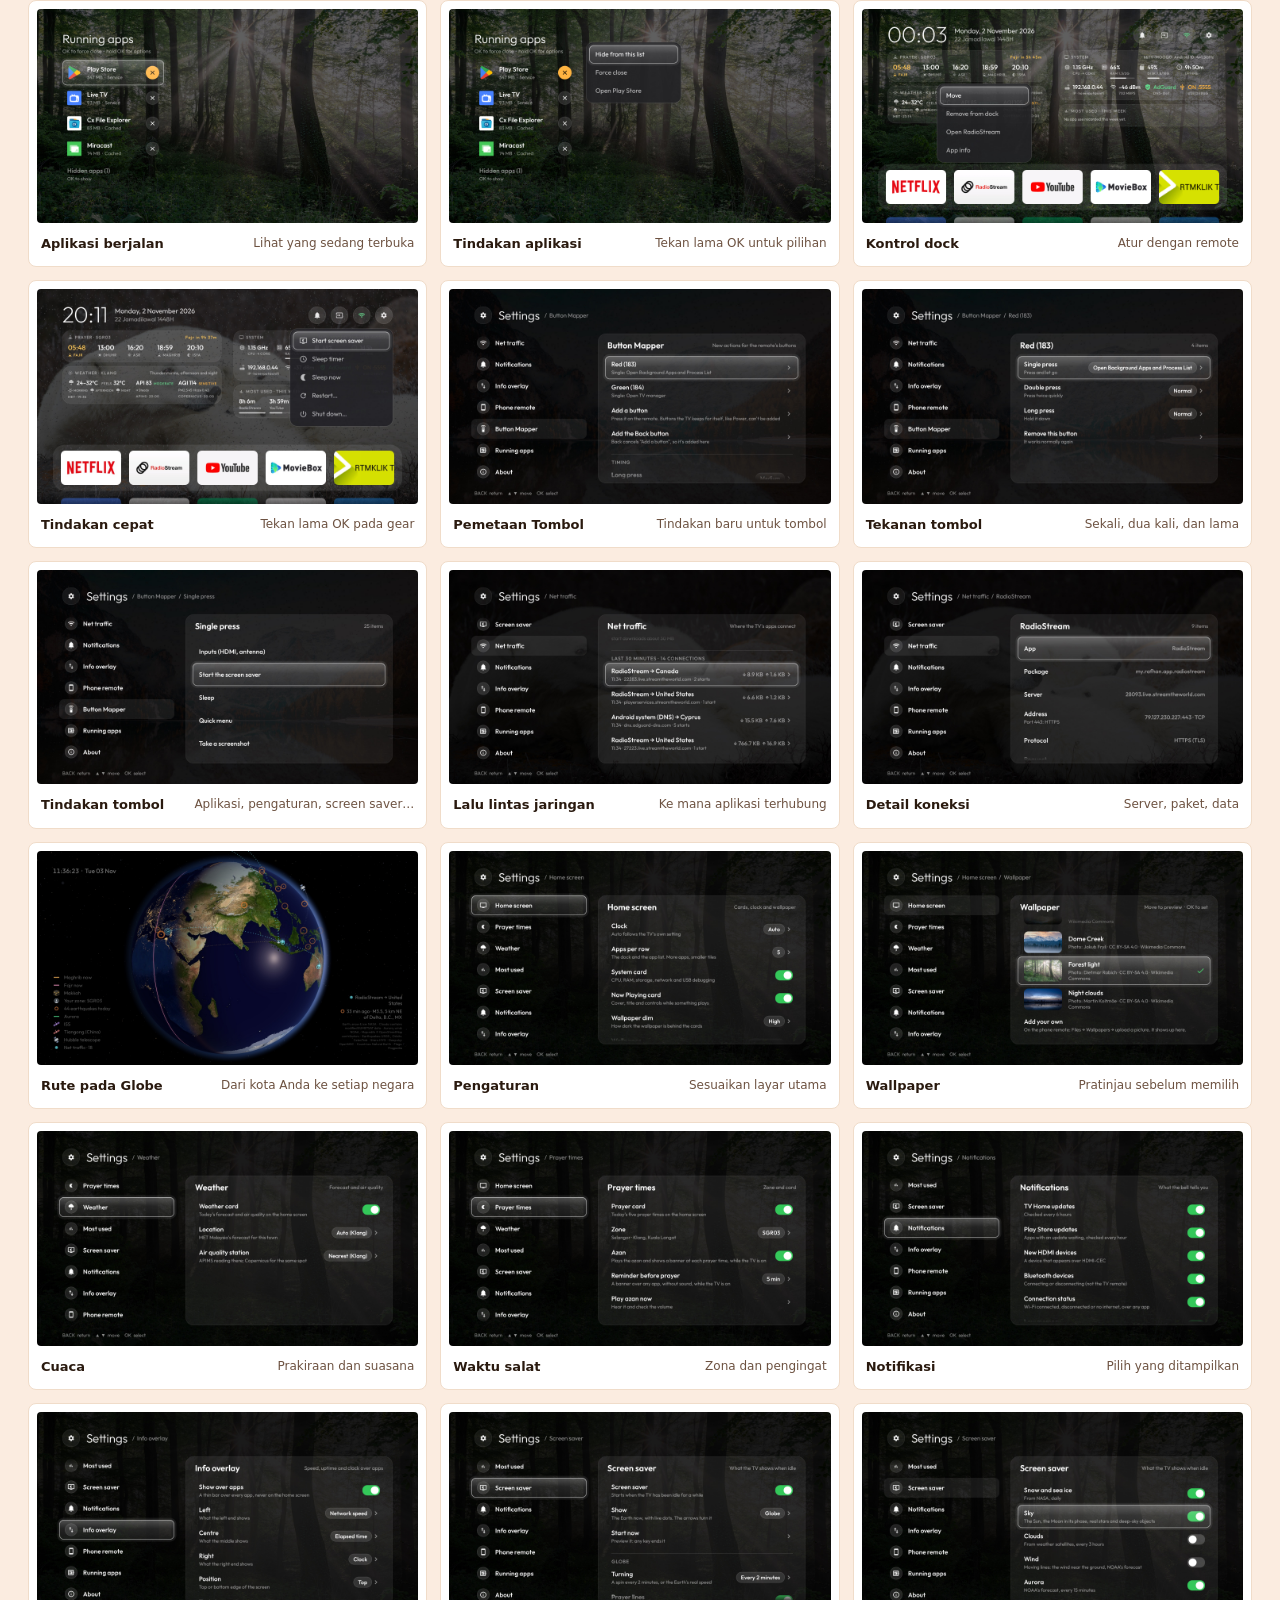
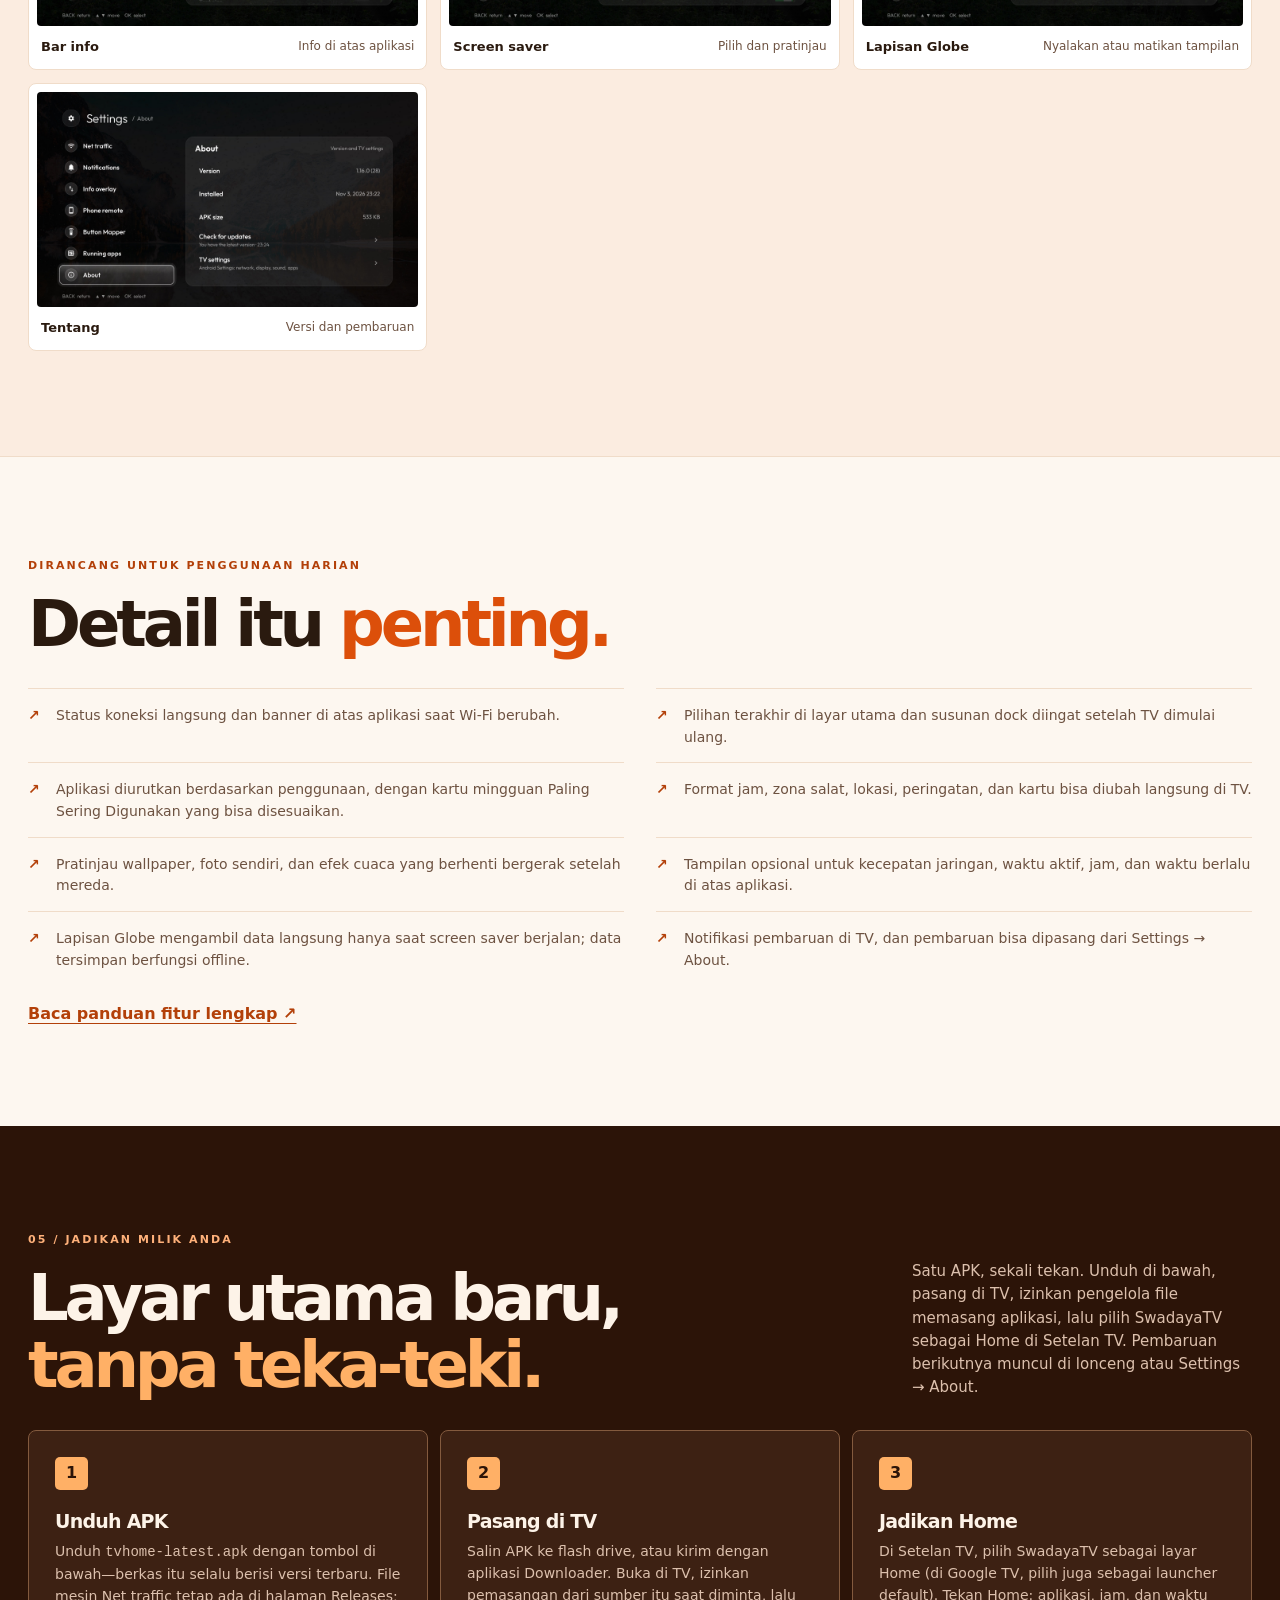
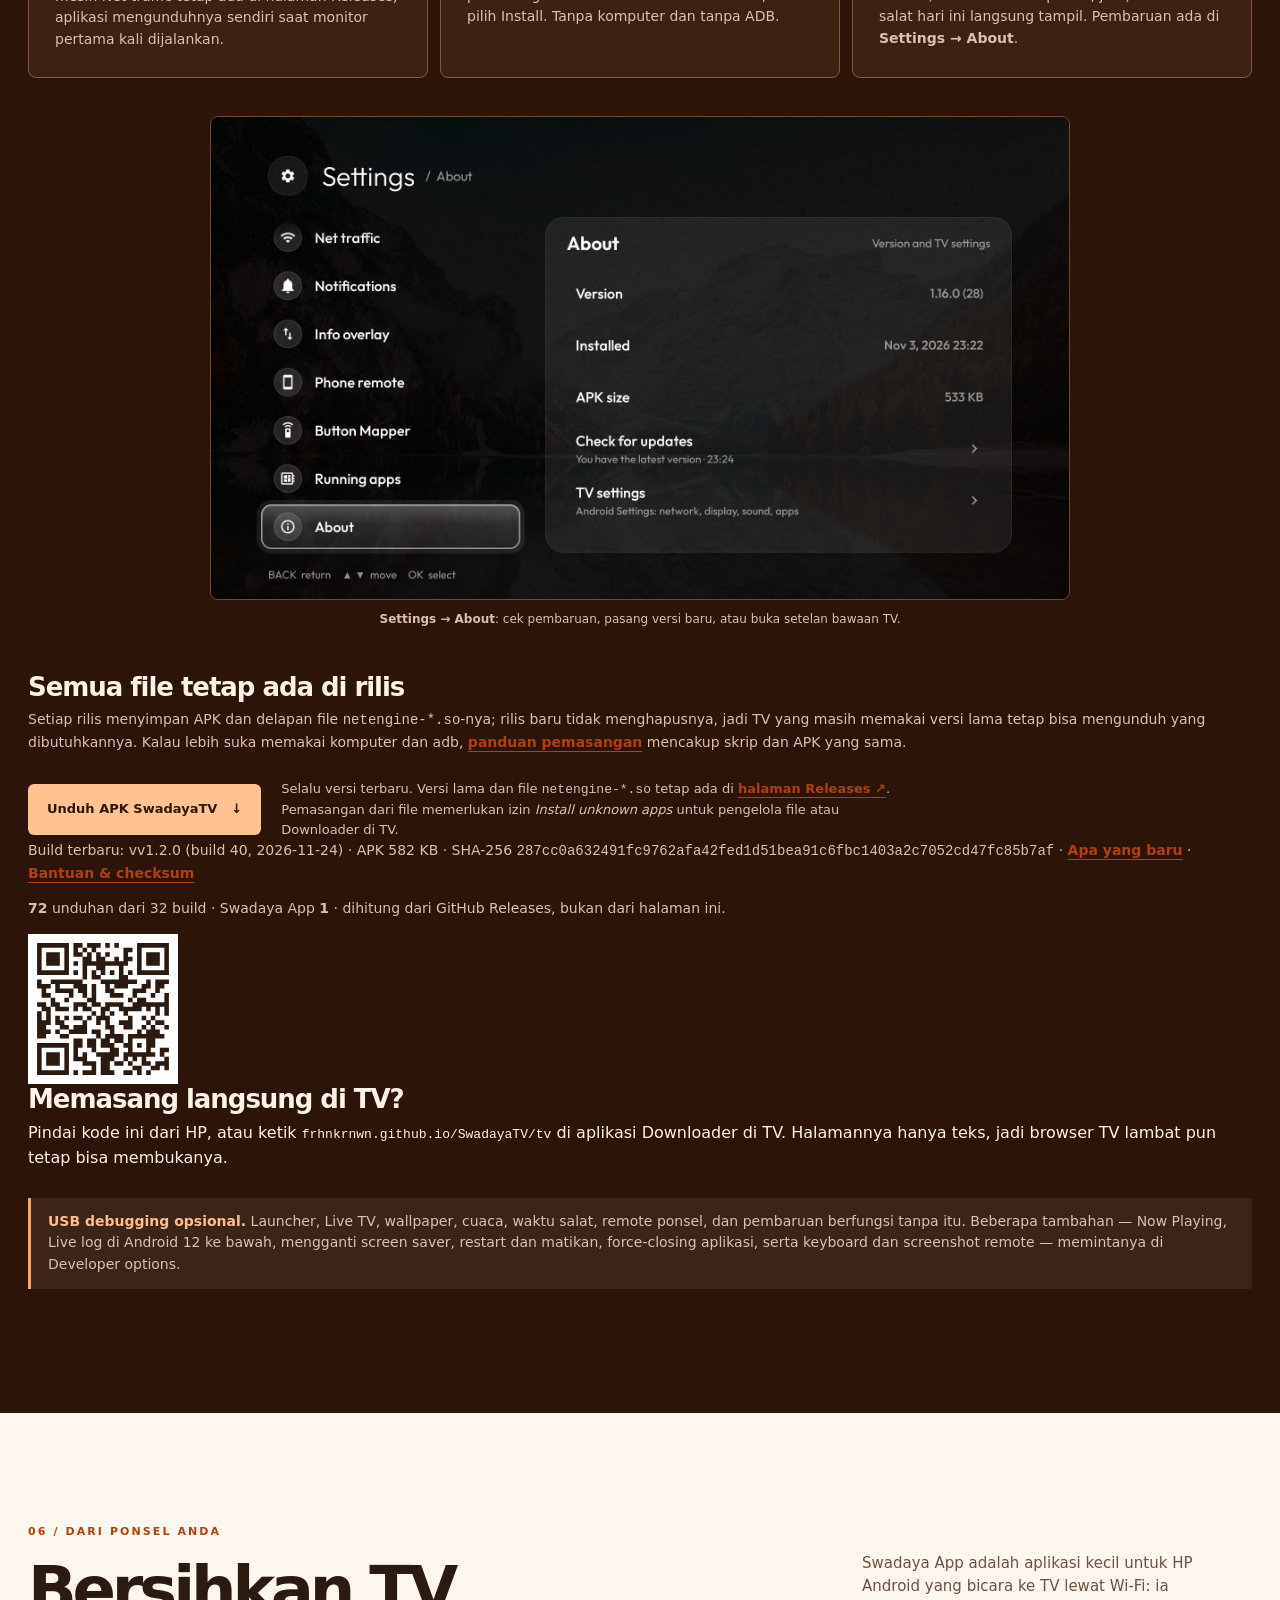
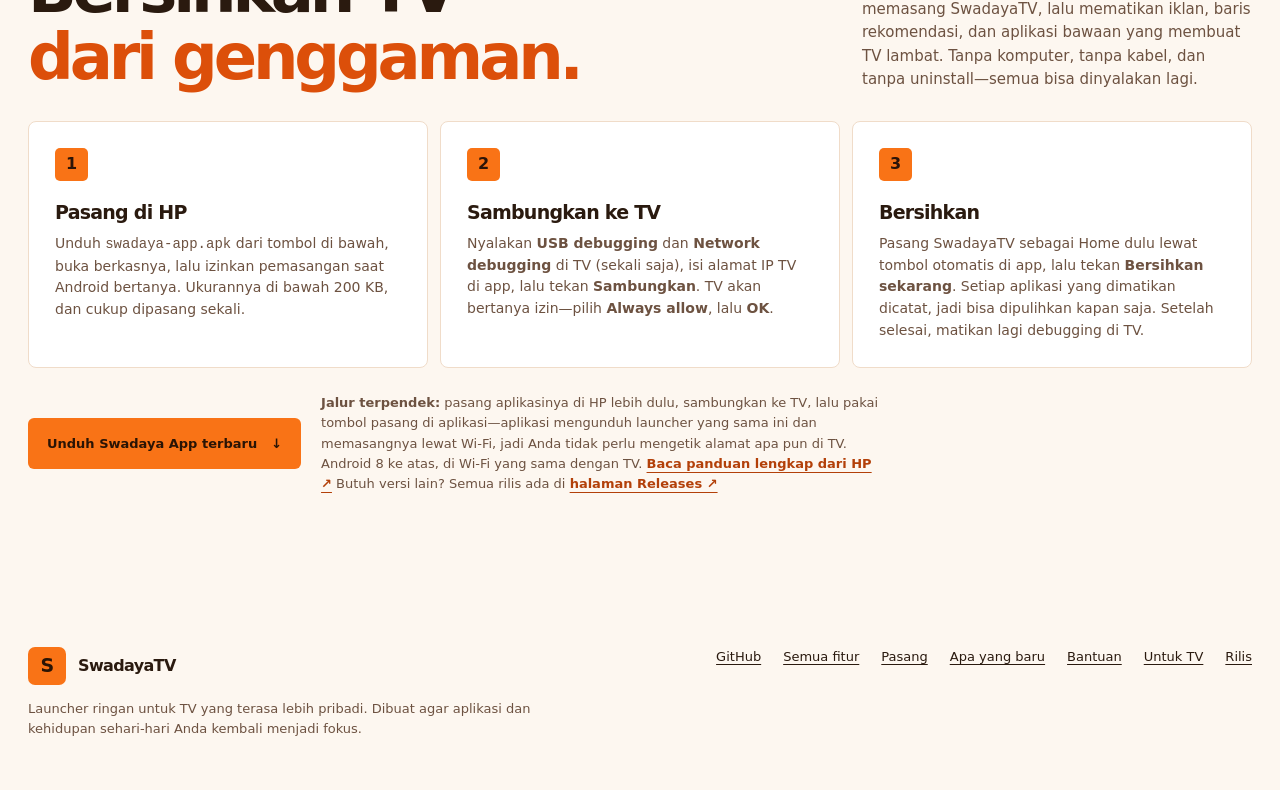
<file: docs/id.html>
<!doctype html>
<html lang="id">
<head>
  <meta charset="utf-8">
  <meta name="viewport" content="width=device-width, initial-scale=1">
  <meta name="theme-color" content="#fdf7f0">
  <meta name="description" content="SwadayaTV adalah launcher ringan yang bisa disesuaikan untuk Android TV dan Google TV, dengan cuaca, waktu salat, remote ponsel, dan screen saver Globe. Pasang APK siap pakai dari GitHub Releases.">
  <title>SwadayaTV — TV Anda, cara Anda</title>
  <link rel="canonical" href="https://frhnkrnwn.github.io/SwadayaTV/docs/id.html">
  <link rel="alternate" hreflang="en" href="index.html">
  <link rel="alternate" hreflang="id" href="id.html">
  <meta property="og:type" content="website">
  <meta property="og:site_name" content="SwadayaTV">
  <meta property="og:title" content="SwadayaTV — Jadikan TV Anda milik Anda">
  <meta property="og:description" content="Launcher kecil yang bisa diatur untuk Android TV dan Google TV. Satu APK, tanpa komputer.">
  <meta property="og:image" content="https://frhnkrnwn.github.io/SwadayaTV/og.jpg">
  <meta property="og:url" content="https://frhnkrnwn.github.io/SwadayaTV/docs/id.html">
  <meta name="twitter:card" content="summary_large_image">
  <link rel="stylesheet" href="site.css">
</head>
<body>
  <a class="skip" href="#main">Lewati ke konten</a>
  <header class="site-header" id="top">
    <nav class="nav wrap" aria-label="Navigasi utama">
      <a class="brand" href="#top" aria-label="SwadayaTV, kembali ke atas"><span class="brand-mark" aria-hidden="true">S</span><span>SwadayaTV</span></a>
      <div class="nav-links">
        <a href="#features">Fitur</a>
        <a href="#globe">Globe</a>
        <a href="#remote">Remote ponsel</a>
        <a href="../id-whats-new.html">Apa yang baru</a>
        <a href="../id-help.html">Bantuan</a>
        <a class="nav-download" href="../release/tvhome-latest.apk" download>Unduh →</a>
      </div>
      <div class="language-switch" aria-label="Bahasa"><a href="index.html" lang="en">EN</a><a href="id.html" lang="id" aria-current="page">ID</a></div>
    </nav>
  </header>

  <main id="main">
    <div class="hero-shell">
    <div class="hero wrap">
      <div class="hero-copy">
        <span class="eyebrow">Launcher pilihan Anda untuk Android TV</span>
        <h1>TV Anda.<br><em>Cara Anda.</em></h1>
        <p class="lead">Aplikasi Anda, hari Anda, dan hal-hal yang penting bagi Anda. Launcher cepat dan personal untuk Android TV dan Google TV—tanpa tumpukan rekomendasi.</p>
        <div class="actions">
          <a class="button primary" href="../release/tvhome-latest.apk" download>Unduh launcher-nya <span aria-hidden="true">↓</span></a>
          <a class="button secondary" href="#features">Jelajahi fiturnya <span aria-hidden="true">↘</span></a>
        </div>
        <p class="hero-note"><strong>Hanya sebesar ~550 KB.</strong> Itu seluruh launcher, dengan semua fiturnya. Data langsung, seperti cuaca dan peta Globe, hanya diunduh saat digunakan.</p>
        <p class="hero-note"><strong>Tidak perlu komputer untuk memasang.</strong> Unduh APK di bagian <a class="text-link" href="#install">Pasang</a>, salin ke TV lewat flash drive atau aplikasi Downloader, lalu pilih sebagai Home. Pembaruan ada di Settings → About.</p>
      </div>
      <figure class="hero-visual screen">
        <div class="screen-top"><span>01 / Layar utama</span><span>Direkam di TV sebenarnya · 1920 × 1080</span></div>
        <a class="image-link" href="home.jpg" target="_blank" rel="noopener" aria-label="Buka tangkapan layar penuh layar utama"><img src="home.jpg" width="1920" height="1080" alt="SwadayaTV di TV dengan wallpaper hutan terang, jam, waktu salat, cuaca, kualitas udara, status sistem, aplikasi yang sering digunakan, dan ikon Pengaturan dipilih" fetchpriority="high"></a>
        <figcaption>Direkam di TV dengan ikon Pengaturan dipilih. <a class="text-link" href="home.jpg" target="_blank" rel="noopener">Lihat tangkapan layar penuh 1920 × 1080 ↗</a></figcaption>
      </figure>
    </div>

    <div class="proof wrap" aria-label="Sepintas lalu">
      <div class="proof-item"><strong>~550 KB</strong><span>ukuran APK launcher</span></div>
      <div class="proof-item"><strong>Android 8+</strong><span>TV &amp; Google TV</span></div>
      <div class="proof-item"><strong>6 build</strong><span>satu penyiapan terpandu</span></div>
      <div class="proof-item"><strong>3 screen saver</strong><span>termasuk planet kita</span></div>
    </div>
    </div>

    <section class="section wrap" id="features" aria-labelledby="features-title">
      <div class="section-intro">
        <span class="eyebrow">01 / Layar utama yang bermakna</span>
        <h2 id="features-title">Yang penting,<br><em>di depan mata.</em></h2>
        <p>Dirancang untuk TV, bukan tampilan ponsel yang diperbesar. Hal penting hanya sejauh satu tekan remote, dan setiap kartu bisa diatur sesuai kebutuhan Anda.</p>
      </div>
      <div class="feature-grid">
        <article class="feature span-two">
          <div><div class="icon" aria-hidden="true">▦</div><h3>Aplikasi Anda, susunan Anda</h3><p>Atur dock dengan remote TV. Tekan Bawah untuk membuka grid semua aplikasi yang diurutkan berdasarkan penggunaan, dengan 5, 6, atau 7 aplikasi per baris. Tekan lama OK untuk menambah, memindahkan, atau menghapus aplikasi.</p></div>
          <a class="image-link" href="app-grid.jpg" target="_blank" rel="noopener" aria-label="Buka tangkapan layar penuh semua aplikasi"><img src="app-grid.jpg" width="1920" height="1080" loading="lazy" alt="Grid semua aplikasi dengan kartu besar yang mudah dipilih di TV"></a>
        </article>
        <article class="feature"><div class="icon" aria-hidden="true">◷</div><h3>Waktu, tanggal &amp; salat</h3><p>Jam yang jelas, tanggal Hijriah, lima waktu salat harian, dan hitung mundur salat berikutnya. Waktu salat Kemenag untuk kota Anda dideteksi dari lokasi TV, atau pilih salah satu dari 58 kota Indonesia; azan dan pengingat awal bisa ditampilkan di atas aplikasi lain.</p></article>
        <article class="feature"><div class="icon" aria-hidden="true">☀</div><h3>Cuaca yang terasa hidup</h3><p>Prakiraan cuaca BMKG untuk kota terdekat dengan TV Anda, suhu dan suhu terasa, serta kualitas udara Copernicus (US AQI dan PM2.5). Hujan, kabut, kilat, dan kabut asap muncul sebentar di layar utama sebelum mereda.</p></article>
        <article class="feature"><div class="icon" aria-hidden="true">♫</div><h3>Sedang diputar</h3><p>Lihat judul, artis, sampul album, dan kontrol pemutaran saat audio diputar. Kartu aplikasi yang paling sering digunakan mengambil tempatnya saat musik berhenti.</p></article>
        <article class="feature"><div class="icon" aria-hidden="true">◉</div><h3>Kenali TV Anda</h3><p>Kecepatan CPU, RAM, penyimpanan, waktu aktif, Wi-Fi, dan debugging sekilas. Tampilan aplikasi berjalan menunjukkan aplikasi aktif dan memungkinkan Anda menutup atau menyembunyikannya.</p></article>
        <article class="feature span-two">
          <div><div class="icon" aria-hidden="true">⇄</div><h3>Lihat ke mana TV Anda terhubung</h3><p>Pemantau lalu lintas jaringan opsional: aplikasi mana menghubungi server dan negara mana, dengan nama server, protokol, dan data yang digunakan—digambar sebagai rute pada Globe. VPN lokal di TV itu sendiri: tidak ada yang dikirim ke mana pun, tidak ada yang didekripsi, riwayat disimpan 30 menit di memori.</p></div>
          <a class="image-link" href="net-traffic.jpg" target="_blank" rel="noopener" aria-label="Buka tangkapan layar penuh lalu lintas jaringan"><img src="net-traffic.jpg" width="1920" height="1080" loading="lazy" alt="Pengaturan → Lalu lintas jaringan: koneksi terbaru, masing-masing dengan aplikasi, negara, nama server, dan data"></a>
        </article>
        <article class="feature"><div class="icon" aria-hidden="true">✦</div><h3>Pribadi, tanpa gangguan</h3><p>Foto harian Bing, tujuh wallpaper bawaan, atau foto sendiri. Pilih kartu yang ditampilkan, redupkan wallpaper, atur jam, dan sesuaikan notifikasi—semuanya di Pengaturan TV.</p></article>
        <article class="feature span-two">
          <div><div class="icon" aria-hidden="true">◎</div><h3>Pemetaan Tombol <span class="new-tag">Baru</span></h3><p>Pengaturan → Button Mapper: beri tombol remote mana pun tindakan baru untuk tekan sekali, dua kali, atau lama: buka aplikasi, pengaturan Android atau TV Home, screen saver, tidur, menu daya, tangkapan layar, senyap, atau volume. Tekan tombol itu untuk menambahkannya. Berfungsi meski debugging USB dimatikan; tombol panah dan OK tetap seperti biasa.</p></div>
          <a class="image-link" href="button-mapper.jpg" target="_blank" rel="noopener" aria-label="Buka tangkapan layar penuh Pemetaan Tombol"><img src="button-mapper.jpg" width="1920" height="1080" loading="lazy" alt="Pengaturan → Button Mapper: tombol Merah (183) dan Hijau (184), masing-masing membuka aplikasi, dengan Tambah tombol dan pilihan waktu"></a>
        </article>
        <article class="feature"><div class="icon" aria-hidden="true">↗</div><h3>Pintasan berguna</h3><p>Tekan lama OK pada gear Pengaturan untuk memulai screen saver, mengatur timer tidur, tidur, mulai ulang, atau mematikan TV (mulai ulang dan matikan meminta konfirmasi dulu). Menu Input untuk HDMI, AV, dan TV Langsung; lonceng untuk pembaruan launcher dan Play Store, perangkat, serta memori rendah; peringatan koneksi; dan bar info opsional di atas aplikasi.</p></article>
      </div>
    </section>

    <section class="section globe-band" id="globe" aria-labelledby="globe-title"><div class="wrap">
      <div class="showcase">
        <figure class="media">
          <a class="image-link" href="screensaver-globe.jpg" target="_blank" rel="noopener" aria-label="Buka tangkapan penuh screen saver Globe"><img src="screensaver-globe.jpg" width="1920" height="1080" loading="lazy" alt="Globe Bumi waktu nyata dengan kira-kira dua pertiga dalam siang hari melintasi Amerika Selatan, Atlantik dan Afrika Barat, serta malam di Afrika Timur dan Jazirah Arab"></a>
          <figcaption>Kira-kira dua pertiga Globe yang terlihat dalam siang hari, direkam di TV. Setiap lapisan bisa dinyalakan secara terpisah. <a class="text-link" href="screensaver-globe.jpg" target="_blank" rel="noopener">Lihat tangkapan penuh ↗</a></figcaption>
        </figure>
        <div>
          <span class="eyebrow">02 / Dunia yang bergerak</span>
          <h2 id="globe-title">Bumi seperti<br><em>sekarang.</em></h2>
          <p class="section-copy">Lihat Bumi sesuai orientasi dan cahaya matahari sebenarnya. Ikuti garis Maghrib dan Subuh, Makkah dan kiblat Anda, cahaya kota, pantulan matahari, aurora, gempa bumi, suntingan peta langsung, dan orbit sebenarnya ISS, Tiangong, serta Hubble.</p>
          <ul class="pill-list" aria-label="Lapisan Globe pilihan"><li>Matahari &amp; Bulan</li><li>Bintang sebenarnya</li><li>109 objek Messier</li><li>Awan</li><li>Angin</li><li>Sorotan negara</li><li>Salju &amp; es laut</li><li>Rute internet</li></ul>
          <p class="muted-note">Pilih orbit kamera 2 menit atau rotasi Bumi waktu nyata; putar tampilan dengan remote TV. Katalog langit dan beberapa lapisan lain diunduh saat pertama kali digunakan, lalu tersedia offline. Visual bergerak yang redup membantu mengurangi risiko image burn-in di layar.</p>
          <div class="inline-links"><a class="text-link" href="https://github.com/frhnkrnwn/SwadayaTV/blob/main/docs/features.md#globe">Jelajahi setiap lapisan ↗</a></div>
        </div>
      </div>
      <div class="mini-gallery">
        <figure><a class="image-link" href="screensaver-prayer.jpg" target="_blank" rel="noopener" aria-label="Buka tangkapan layar penuh screen saver waktu salat"><img src="screensaver-prayer.jpg" width="1920" height="1080" loading="lazy" alt="Screen saver waktu salat dengan tanggal, tanggal Hijriah, jam, dan waktu salat"></a><figcaption><strong>Waktu salat.</strong> Jam besar, tanggal, tanggal Hijriah, dan waktu salat hari ini. <a class="text-link" href="screensaver-prayer.jpg" target="_blank" rel="noopener">Lihat tangkapan penuh ↗</a></figcaption></figure>
        <figure><a class="image-link" href="screensaver-log.jpg" target="_blank" rel="noopener" aria-label="Buka tangkapan layar penuh screen saver log langsung"><img src="screensaver-log.jpg" width="1920" height="1080" loading="lazy" alt="Screen saver log langsung dengan pesan sistem di latar hitam"></a><figcaption><strong>Log langsung.</strong> Pesan sistem TV yang bergerak perlahan di latar hitam. <a class="text-link" href="screensaver-log.jpg" target="_blank" rel="noopener">Lihat tangkapan penuh ↗</a></figcaption></figure>
      </div>
    </div></section>

    <section class="section wrap" id="remote" aria-labelledby="remote-title">
      <div class="showcase reverse">
        <div>
          <span class="eyebrow">03 / Di ponsel Anda</span>
          <h2 id="remote-title">Remote kedua<br><em>di tangan Anda.</em></h2>
          <p class="section-copy">Buka alamat lokal SwadayaTV di browser ponsel dan pasangkan dengan PIN di TV. Geser untuk navigasi, mengetik, mengontrol media dan volume, mengelola aplikasi serta dock, mengubah pengaturan, mengirim pesan atau tautan, dan memindahkan file ke atau dari TV.</p>
          <p class="muted-note">Di Wi-Fi yang sama, buka <code>http://&lt;IP TV&gt;:8486</code>. Beberapa kontrol memerlukan debugging USB; remote dasar dan fitur lain tetap berfungsi saat debugging dimatikan. Gunakan layanan lokal ini di jaringan yang tepercaya.</p>
          <a class="text-link" href="https://github.com/frhnkrnwn/SwadayaTV/blob/main/docs/features.md#phone-remote">Lihat kemampuan remote ponsel ↗</a>
        </div>
        <figure class="media">
          <a class="image-link" href="remote-home.jpg" target="_blank" rel="noopener" aria-label="Buka tangkapan layar penuh remote ponsel"><img src="remote-home.jpg" width="1080" height="2376" loading="lazy" alt="Tab Kontrol dengan pad geser, Kembali, Home, pemutaran, volume, keyboard, dan tangkapan layar" style="width:min(100%, 430px); margin-inline:auto"></a>
          <figcaption style="text-align:center"><strong>Tab Kontrol.</strong> Geser untuk navigasi; tidak perlu aplikasi ponsel. <a class="text-link" href="remote-home.jpg" target="_blank" rel="noopener">Lihat tangkapan penuh ↗</a></figcaption>
        </figure>
      </div>
      <h3 class="gallery-heading">Empat tab lainnya <span>↘</span></h3>
      <p class="muted-note">Pilih tangkapan layar untuk melihat tampilan ponsel sepenuhnya.</p>
      <div class="remote-gallery">
        <figure><a class="image-link" href="remote-tv.jpg" target="_blank" rel="noopener" aria-label="Buka tangkapan layar penuh tab TV"><img src="remote-tv.jpg" width="1080" height="2376" loading="lazy" alt="Tab TV dengan Sedang Diputar, waktu salat, detail sistem, kontrol daya dan input, serta Kirim ke TV"></a><figcaption><strong>TV.</strong> Apa yang diputar, waktu berikutnya, dan kontrol TV. <a class="text-link" href="remote-tv.jpg" target="_blank" rel="noopener">Tampilan penuh ↗</a></figcaption></figure>
        <figure><a class="image-link" href="remote-apps.jpg" target="_blank" rel="noopener" aria-label="Buka tangkapan layar penuh tab Aplikasi"><img src="remote-apps.jpg" width="1080" height="2376" loading="lazy" alt="Tab Aplikasi dengan penyuntingan dock dan daftar aplikasi berdasarkan frekuensi penggunaan"></a><figcaption><strong>Aplikasi.</strong> Sunting dock dan lihat semua aplikasi. <a class="text-link" href="remote-apps.jpg" target="_blank" rel="noopener">Tampilan penuh ↗</a></figcaption></figure>
        <figure><a class="image-link" href="remote-settings.jpg" target="_blank" rel="noopener" aria-label="Buka tangkapan layar penuh tab Pengaturan"><img src="remote-settings.jpg" width="1080" height="2376" loading="lazy" alt="Tab Pengaturan dengan format jam, jumlah aplikasi per baris, sakelar kartu, peredupan, dan pilihan wallpaper"></a><figcaption><strong>Pengaturan.</strong> Sesuaikan layar utama lewat ponsel. <a class="text-link" href="remote-settings.jpg" target="_blank" rel="noopener">Tampilan penuh ↗</a></figcaption></figure>
        <figure><a class="image-link" href="remote-files.jpg" target="_blank" rel="noopener" aria-label="Buka tangkapan layar penuh tab File"><img src="remote-files.jpg" width="1080" height="2376" loading="lazy" alt="Tab File dengan penyimpanan internal dan folder Wallpaper"></a><figcaption><strong>File.</strong> Lihat penyimpanan dan folder wallpaper. <a class="text-link" href="remote-files.jpg" target="_blank" rel="noopener">Tampilan penuh ↗</a></figcaption></figure>
      </div>
    </section>

    <section class="section screens-band" id="screens" aria-labelledby="captures-title"><div class="wrap">
      <div class="section-intro"><span class="eyebrow">04 / Lihat lebih dekat</span><h2 id="captures-title">Jelajahi setiap <em>detail.</em></h2><p>Tangkapan layar penuh 1920 × 1080 dari TV sebenarnya. Buka gambar mana pun untuk melihat semuanya—tidak ada yang terpotong.</p></div>
      <div class="capture-gallery">
        <figure><a class="image-link" href="running-apps.jpg" target="_blank" rel="noopener"><img src="running-apps.jpg" width="1920" height="1080" loading="lazy" alt="Tampilan aplikasi berjalan dengan kartu aplikasi TV"></a><figcaption><strong>Aplikasi berjalan</strong><span>Lihat yang sedang terbuka</span></figcaption></figure>
        <figure><a class="image-link" href="running-apps-hide.jpg" target="_blank" rel="noopener"><img src="running-apps-hide.jpg" width="1920" height="1080" loading="lazy" alt="Menu tekan lama OK untuk aplikasi berjalan, dengan pilihan sembunyikan, tutup dan buka"></a><figcaption><strong>Tindakan aplikasi</strong><span>Tekan lama OK untuk pilihan</span></figcaption></figure>
        <figure><a class="image-link" href="dock-reorder.jpg" target="_blank" rel="noopener"><img src="dock-reorder.jpg" width="1920" height="1080" loading="lazy" alt="Menu tekan lama OK untuk aplikasi dalam dock, termasuk memindahkan dan menghapus dari dock"></a><figcaption><strong>Kontrol dock</strong><span>Atur dengan remote</span></figcaption></figure>
        <figure><a class="image-link" href="quick-actions.jpg" target="_blank" rel="noopener"><img src="quick-actions.jpg" width="1920" height="1080" loading="lazy" alt="Menu tindakan cepat di bawah gear Pengaturan: mulai screen saver, timer tidur, tidur sekarang, mulai ulang dan matikan"></a><figcaption><strong>Tindakan cepat</strong><span>Tekan lama OK pada gear</span></figcaption></figure>
        <figure><a class="image-link" href="button-mapper.jpg" target="_blank" rel="noopener"><img src="button-mapper.jpg" width="1920" height="1080" loading="lazy" alt="Pengaturan → Button Mapper: tombol Merah (183) dan Hijau (184) dengan tindakannya, Tambah tombol, Tambah tombol Kembali dan pilihan waktu"></a><figcaption><strong>Pemetaan Tombol</strong><span>Tindakan baru untuk tombol</span></figcaption></figure>
        <figure><a class="image-link" href="button-mapper-button.jpg" target="_blank" rel="noopener"><img src="button-mapper-button.jpg" width="1920" height="1080" loading="lazy" alt="Halaman tombol Merah (183): tekan sekali membuka aplikasi, tekan dua kali dan tekan lama Normal, serta Hapus tombol ini"></a><figcaption><strong>Tekanan tombol</strong><span>Sekali, dua kali, dan lama</span></figcaption></figure>
        <figure><a class="image-link" href="button-mapper-actions.jpg" target="_blank" rel="noopener"><img src="button-mapper-actions.jpg" width="1920" height="1080" loading="lazy" alt="Tindakan untuk satu tekan: Input, Mulai screen saver, Tidur, Menu cepat, Ambil tangkapan layar dan lain-lain"></a><figcaption><strong>Tindakan tombol</strong><span>Aplikasi, pengaturan, screen saver…</span></figcaption></figure>
        <figure><a class="image-link" href="net-traffic.jpg" target="_blank" rel="noopener"><img src="net-traffic.jpg" width="1920" height="1080" loading="lazy" alt="Pengaturan → Lalu lintas jaringan: Hentikan tangkapan, Kosongkan riwayat dan koneksi terkini, setiap satu dengan aplikasi, negara, nama server dan data"></a><figcaption><strong>Lalu lintas jaringan</strong><span>Ke mana aplikasi terhubung</span></figcaption></figure>
        <figure><a class="image-link" href="net-traffic-detail.jpg" target="_blank" rel="noopener"><img src="net-traffic-detail.jpg" width="1920" height="1080" loading="lazy" alt="Detail satu koneksi: aplikasi, paket, server, alamat, protokol, permintaan, negara, waktu dan data"></a><figcaption><strong>Detail koneksi</strong><span>Server, paket, data</span></figcaption></figure>
        <figure><a class="image-link" href="net-traffic-globe.jpg" target="_blank" rel="noopener"><img src="net-traffic-globe.jpg" width="1920" height="1080" loading="lazy" alt="Screen saver Globe dengan rute bertitik cyan melengkung dari Indonesia ke Eropa, Amerika Serikat dan Australia, serta Lalu lintas jaringan di petunjuk"></a><figcaption><strong>Rute pada Globe</strong><span>Dari kota Anda ke setiap negara</span></figcaption></figure>
        <figure><a class="image-link" href="settings.jpg" target="_blank" rel="noopener"><img src="settings.jpg" width="1920" height="1080" loading="lazy" alt="Pengaturan launcher dengan kategori layar utama, salat, cuaca dan lain-lain"></a><figcaption><strong>Pengaturan</strong><span>Sesuaikan layar utama</span></figcaption></figure>
        <figure><a class="image-link" href="wallpapers.jpg" target="_blank" rel="noopener"><img src="wallpapers.jpg" width="1920" height="1080" loading="lazy" alt="Pemilih wallpaper dengan latar bawaan dan pratinjau"></a><figcaption><strong>Wallpaper</strong><span>Pratinjau sebelum memilih</span></figcaption></figure>
        <figure><a class="image-link" href="settings-weather.jpg" target="_blank" rel="noopener"><img src="settings-weather.jpg" width="1920" height="1080" loading="lazy" alt="Pengaturan cuaca termasuk prakiraan, kualitas udara, dan efek cuaca"></a><figcaption><strong>Cuaca</strong><span>Prakiraan dan suasana</span></figcaption></figure>
        <figure><a class="image-link" href="settings-prayer.jpg" target="_blank" rel="noopener"><img src="settings-prayer.jpg" width="1920" height="1080" loading="lazy" alt="Pengaturan waktu salat dengan zona, pengingat, dan pilihan azan"></a><figcaption><strong>Waktu salat</strong><span>Zona dan pengingat</span></figcaption></figure>
        <figure><a class="image-link" href="settings-notifications.jpg" target="_blank" rel="noopener"><img src="settings-notifications.jpg" width="1920" height="1080" loading="lazy" alt="Pengaturan notifikasi untuk pembaruan launcher dan peringatan TV"></a><figcaption><strong>Notifikasi</strong><span>Pilih yang ditampilkan</span></figcaption></figure>
        <figure><a class="image-link" href="settings-overlay.jpg" target="_blank" rel="noopener"><img src="settings-overlay.jpg" width="1920" height="1080" loading="lazy" alt="Pengaturan bar info opsional yang ditampilkan di atas aplikasi lain"></a><figcaption><strong>Bar info</strong><span>Info di atas aplikasi</span></figcaption></figure>
        <figure><a class="image-link" href="settings-screensaver.jpg" target="_blank" rel="noopener"><img src="settings-screensaver.jpg" width="1920" height="1080" loading="lazy" alt="Pengaturan screen saver dengan pilihan, mulai sekarang, dan lapisan Globe"></a><figcaption><strong>Screen saver</strong><span>Pilih dan pratinjau</span></figcaption></figure>
        <figure><a class="image-link" href="settings-globe-layers.jpg" target="_blank" rel="noopener"><img src="settings-globe-layers.jpg" width="1920" height="1080" loading="lazy" alt="Sakelar lapisan screen saver Globe di Pengaturan"></a><figcaption><strong>Lapisan Globe</strong><span>Nyalakan atau matikan tampilan</span></figcaption></figure>
        <figure><a class="image-link" href="settings-about.jpg" target="_blank" rel="noopener"><img src="settings-about.jpg" width="1920" height="1080" loading="lazy" alt="Halaman Tentang dengan versi 1.1.0, waktu terpasang, ukuran APK, Periksa pembaruan, dan pengaturan TV"></a><figcaption><strong>Tentang</strong><span>Versi dan pembaruan</span></figcaption></figure>
      </div>
    </div></section>

    <section class="small-section wrap" aria-labelledby="more-title">
      <span class="eyebrow">Dirancang untuk penggunaan harian</span>
      <h2 id="more-title">Detail itu <em>penting.</em></h2>
      <ul class="check-grid">
        <li>Status koneksi langsung dan banner di atas aplikasi saat Wi-Fi berubah.</li>
        <li>Pilihan terakhir di layar utama dan susunan dock diingat setelah TV dimulai ulang.</li>
        <li>Aplikasi diurutkan berdasarkan penggunaan, dengan kartu mingguan Paling Sering Digunakan yang bisa disesuaikan.</li>
        <li>Format jam, zona salat, lokasi, peringatan, dan kartu bisa diubah langsung di TV.</li>
        <li>Pratinjau wallpaper, foto sendiri, dan efek cuaca yang berhenti bergerak setelah mereda.</li>
        <li>Tampilan opsional untuk kecepatan jaringan, waktu aktif, jam, dan waktu berlalu di atas aplikasi.</li>
        <li>Lapisan Globe mengambil data langsung hanya saat screen saver berjalan; data tersimpan berfungsi offline.</li>
        <li>Notifikasi pembaruan di TV, dan pembaruan bisa dipasang dari Settings → About.</li>
      </ul>
      <p style="margin-top:30px"><a class="text-link" href="https://github.com/frhnkrnwn/SwadayaTV/blob/main/docs/features.md">Baca panduan fitur lengkap ↗</a></p>
    </section>

    <section class="install-band" id="install" aria-labelledby="install-title">
      <div class="install-inner wrap" data-build="../release/version.json">
        <span class="eyebrow">05 / Jadikan milik Anda</span>
        <div class="install-head"><h2 id="install-title">Layar utama baru,<br><em>tanpa teka-teki.</em></h2><p>Satu APK, sekali tekan. Unduh di bawah, pasang di TV, izinkan pengelola file memasang aplikasi, lalu pilih SwadayaTV sebagai Home di Setelan TV. Pembaruan berikutnya muncul di lonceng atau Settings → About.</p></div>
        <div class="steps">
          <article class="step"><span class="step-number">1</span><h3>Unduh APK</h3><p>Unduh <code>tvhome-latest.apk</code> dengan tombol di bawah&mdash;berkas itu selalu berisi versi terbaru. File mesin Net traffic tetap ada di halaman Releases; aplikasi mengunduhnya sendiri saat monitor pertama kali dijalankan.</p></article>
          <article class="step"><span class="step-number">2</span><h3>Pasang di TV</h3><p>Salin APK ke flash drive, atau kirim dengan aplikasi Downloader. Buka di TV, izinkan pemasangan dari sumber itu saat diminta, lalu pilih Install. Tanpa komputer dan tanpa ADB.</p></article>
          <article class="step"><span class="step-number">3</span><h3>Jadikan Home</h3><p>Di Setelan TV, pilih SwadayaTV sebagai layar Home (di Google TV, pilih juga sebagai launcher default). Tekan Home: aplikasi, jam, dan waktu salat hari ini langsung tampil. Pembaruan ada di <strong>Settings → About</strong>.</p></article>
        </div>
        <figure class="tui-shot"><a class="image-link" href="settings-about.jpg" target="_blank" rel="noopener"><img src="settings-about.jpg" width="1920" height="1080" loading="lazy" alt="Settings → About menampilkan versi, waktu pemasangan, ukuran APK, Check for updates dan TV settings"></a><figcaption><strong>Settings → About</strong>: cek pembaruan, pasang versi baru, atau buka setelan bawaan TV.</figcaption></figure>
        <div class="platforms">
          <h3>Semua file tetap ada di rilis</h3>
          <p>Setiap rilis menyimpan APK dan delapan file <code>netengine-*.so</code>-nya; rilis baru tidak menghapusnya, jadi TV yang masih memakai versi lama tetap bisa mengunduh yang dibutuhkannya. Kalau lebih suka memakai komputer dan adb, <a class="text-link" href="https://github.com/frhnkrnwn/SwadayaTV#install">panduan pemasangan</a> mencakup skrip dan APK yang sama.</p>
          <div class="install-foot"><a class="button primary" href="../release/tvhome-latest.apk" download>Unduh APK SwadayaTV <span aria-hidden="true">&darr;</span></a><p>Selalu versi terbaru. Versi lama dan file <code>netengine-*.so</code> tetap ada di <a class="text-link" href="https://github.com/frhnkrnwn/SwadayaTV/releases">halaman Releases ↗</a>. Pemasangan dari file memerlukan izin <em>Install unknown apps</em> untuk pengelola file atau Downloader di TV.</p></div>
                    <p class="build-line">Build terbaru: v<span data-version>&mdash;</span> (<span data-build>build</span>, <span data-date>&mdash;</span>) &middot; APK <span data-size>&mdash;</span> &middot; SHA-256 <code data-sha>di release/version.json</code> &middot; <a class="text-link" href="../id-whats-new.html">Apa yang baru</a> &middot; <a class="text-link" href="../id-help.html">Bantuan &amp; checksum</a></p>
          <p class="downloads-line" data-downloads="../release/downloads.json"><strong data-downloads-total>&mdash;</strong> unduhan dari <span data-downloads-releases>&mdash;</span> build &middot; Swadaya App <strong data-downloads-app>&mdash;</strong> &middot; dihitung dari GitHub Releases, bukan dari halaman ini.</p>
          <div class="qr-panel">
            <img src="qr-tv.svg" width="150" height="150" alt="Kode QR yang membuka halaman unduh ringan untuk TV">
            <div><h3>Memasang langsung di TV?</h3><p>Pindai kode ini dari HP, atau ketik <code>frhnkrnwn.github.io/SwadayaTV/tv</code> di aplikasi Downloader di TV. Halamannya hanya teks, jadi browser TV lambat pun tetap bisa membukanya.</p></div>
          </div>
          <p class="security"><strong>USB debugging opsional.</strong> Launcher, Live TV, wallpaper, cuaca, waktu salat, remote ponsel, dan pembaruan berfungsi tanpa itu. Beberapa tambahan — Now Playing, Live log di Android 12 ke bawah, mengganti screen saver, restart dan matikan, force-closing aplikasi, serta keyboard dan screenshot remote — memintanya di Developer options.</p>
        </div>
      </div>
    </section>
    <section class="section wrap" id="app" aria-labelledby="app-title">
      <span class="eyebrow">06 / Dari ponsel Anda</span>
      <div class="app-head">
        <h2 id="app-title">Bersihkan TV<br><em>dari genggaman.</em></h2>
        <p>Swadaya App adalah aplikasi kecil untuk HP Android yang bicara ke TV lewat Wi-Fi: ia memasang SwadayaTV, lalu mematikan iklan, baris rekomendasi, dan aplikasi bawaan yang membuat TV lambat. Tanpa komputer, tanpa kabel, dan tanpa uninstall&mdash;semua bisa dinyalakan lagi.</p>
      </div>
      <div class="app-steps">
        <article class="app-step"><span class="step-number">1</span><h3>Pasang di HP</h3><p>Unduh <code>swadaya-app.apk</code> dari tombol di bawah, buka berkasnya, lalu izinkan pemasangan saat Android bertanya. Ukurannya di bawah 200 KB, dan cukup dipasang sekali.</p></article>
        <article class="app-step"><span class="step-number">2</span><h3>Sambungkan ke TV</h3><p>Nyalakan <strong>USB debugging</strong> dan <strong>Network debugging</strong> di TV (sekali saja), isi alamat IP TV di app, lalu tekan <strong>Sambungkan</strong>. TV akan bertanya izin&mdash;pilih <strong>Always allow</strong>, lalu <strong>OK</strong>.</p></article>
        <article class="app-step"><span class="step-number">3</span><h3>Bersihkan</h3><p>Pasang SwadayaTV sebagai Home dulu lewat tombol otomatis di app, lalu tekan <strong>Bersihkan sekarang</strong>. Setiap aplikasi yang dimatikan dicatat, jadi bisa dipulihkan kapan saja. Setelah selesai, matikan lagi debugging di TV.</p></article>
      </div>
      <div class="app-foot">
        <a class="button primary" href="../release/swadaya-app.apk" download>Unduh Swadaya App terbaru <span aria-hidden="true">&darr;</span></a>
        <p><strong>Jalur terpendek:</strong> pasang aplikasinya di HP lebih dulu, sambungkan ke TV, lalu pakai tombol pasang di aplikasi&mdash;aplikasi mengunduh launcher yang sama ini dan memasangnya lewat Wi-Fi, jadi Anda tidak perlu mengetik alamat apa pun di TV. Android 8 ke atas, di Wi-Fi yang sama dengan TV. <a class="text-link" href="https://github.com/frhnkrnwn/SwadayaTV/blob/main/docs/TUTORIAL_HP_TANPA_PC.md">Baca panduan lengkap dari HP &nearr;</a> Butuh versi lain? Semua rilis ada di <a class="text-link" href="https://github.com/frhnkrnwn/SwadayaTV/releases">halaman Releases &nearr;</a></p>
      </div>
    </section>
  </main>

  <footer><div class="footer-inner wrap"><div><a class="brand" href="#top"><span class="brand-mark" aria-hidden="true">S</span><span>SwadayaTV</span></a><p>Launcher ringan untuk TV yang terasa lebih pribadi. Dibuat agar aplikasi dan kehidupan sehari-hari Anda kembali menjadi fokus.</p></div><nav aria-label="Tautan lainnya"><a href="https://github.com/frhnkrnwn/SwadayaTV">GitHub</a><a href="https://github.com/frhnkrnwn/SwadayaTV/blob/main/docs/features.md">Semua fitur</a><a href="https://github.com/frhnkrnwn/SwadayaTV#install">Pasang</a><a href="../id-whats-new.html">Apa yang baru</a><a href="../id-help.html">Bantuan</a><a href="../tv/">Untuk TV</a><a href="https://github.com/frhnkrnwn/SwadayaTV/releases/latest">Rilis</a></nav></div></footer>
  <a class="back-to-top" href="#top" aria-label="Kembali ke atas" hidden><span aria-hidden="true">↑</span></a>
  <script src="../site.js"></script>
  <script>
    const backToTop = document.querySelector('.back-to-top');
    const updateBackToTop = () => { backToTop.hidden = window.scrollY < 600; };
    window.addEventListener('scroll', updateBackToTop, { passive: true });
    updateBackToTop();

  </script>
</body>
</html>
</file>
<file: site.css>
:root {
  color-scheme: light;
  --bg: #fdf7f0;
  --paper: #ffffff;
  --soft: #fdeadd;
  --line: #f0dcc9;
  --text: #2a1a0f;
  --muted: #6d5241;
  --brand: #f97316;
  --brand-deep: #b34009;
  --accent: #dc4f0a;
  --ink: #2a1405;
  --max: 1240px;
  font-family: Inter, ui-sans-serif, system-ui, -apple-system, BlinkMacSystemFont, "Segoe UI", sans-serif;
}
* { box-sizing: border-box; }
html { scroll-behavior: smooth; }
body { margin: 0; background: var(--bg); color: var(--text); line-height: 1.55; }
a { color: inherit; }
a:hover { color: var(--brand-deep); }
img { display: block; max-width: 100%; }
button, a { -webkit-tap-highlight-color: transparent; }
:focus-visible { outline: 3px solid var(--accent); outline-offset: 4px; }
.skip { position: absolute; left: 16px; top: -80px; z-index: 30; padding: 10px 16px; background: var(--brand-deep); color: #fff; border-radius: 6px; }
.skip:focus { top: 12px; }
.wrap { width: min(calc(100% - 56px), var(--max)); margin-inline: auto; }
.site-header { background: var(--bg); border-bottom: 1px solid var(--line); }
.nav { min-height: 82px; display: flex; align-items: center; justify-content: space-between; gap: 24px; }
.brand { display: inline-flex; align-items: center; gap: 12px; text-decoration: none; color: var(--text); font-weight: 800; letter-spacing: -.04em; white-space: nowrap; }
.brand-mark { display: grid; place-items: center; width: 38px; height: 38px; background: var(--brand); color: var(--ink); border-radius: 7px; font-size: 19px; font-weight: 900; }
.nav-links { display: flex; align-items: center; gap: clamp(14px, 2.8vw, 36px); font-size: 13px; font-weight: 720; }
.nav-links a { text-decoration: none; }
.nav-links .nav-download { padding: 11px 17px; background: var(--text); color: white; border-radius: 6px; }
.nav-links .nav-download:hover { background: var(--brand-deep); color: white; }
.language-switch { display: inline-flex; flex: none; padding: 3px; border: 1px solid var(--line); border-radius: 7px; font-size: 11px; font-weight: 800; }
.language-switch a { min-width: 33px; padding: 5px 6px; border-radius: 4px; text-align: center; text-decoration: none; color: var(--muted); }
.language-switch a[aria-current="page"] { background: var(--brand); color: var(--ink); }
.eyebrow { color: var(--brand-deep); text-transform: uppercase; letter-spacing: .19em; font-size: 11px; font-weight: 850; }
h1, h2, h3, p { margin-top: 0; }
h1, h2 { line-height: 1.05; letter-spacing: -.065em; }
h1 { font-size: clamp(54px, 6.2vw, 88px); margin: 20px 0 26px; font-weight: 820; }
h2 { font-size: clamp(42px, 5vw, 68px); margin: 14px 0 20px; font-weight: 790; }
h1 em, h2 em { color: var(--accent); font-style: normal; }
h3 { font-size: 21px; line-height: 1.2; letter-spacing: -.04em; }
.hero-shell { background: linear-gradient(135deg, #fdf7f0 42%, #fbe4cf); border-bottom: 1px solid var(--line); }
.hero { min-height: 680px; padding-block: 72px 60px; display: grid; grid-template-columns: minmax(0, .8fr) minmax(0, 1.2fr); align-items: center; gap: clamp(38px, 5vw, 86px); }
.hero-copy { min-width: 0; }
.lead { max-width: 550px; color: var(--muted); font-size: clamp(17px, 1.5vw, 20px); }
.actions { display: flex; flex-wrap: wrap; gap: 11px; margin: 28px 0 21px; }
.button { display: inline-flex; align-items: center; justify-content: center; gap: 14px; min-height: 51px; padding: 11px 19px; border-radius: 6px; text-decoration: none; font-size: 13px; font-weight: 780; transition: transform .18s, background .18s; }
.button:hover { transform: translateY(-2px); }
.button.primary { background: var(--brand); color: var(--ink); }
.button.primary:hover { background: #ea6a0c; color: var(--ink); }
.button.secondary { border: 1px solid #d9bb9f; color: var(--text); background: #ffffff80; }
.button.secondary:hover { border-color: var(--brand-deep); color: var(--brand-deep); }
.hero-note { color: var(--muted); font-size: 12px; max-width: 470px; }
.hero-note strong { color: var(--brand-deep); }
.image-link { display: block; }
.image-link img { display: block; max-width: 100%; height: auto; object-fit: contain; }
.image-link:focus-visible { outline-offset: 5px; }
.hero-visual { min-width: 0; margin: 0; }
.screen { background: #241209; padding: 10px; border-radius: 16px; box-shadow: 0 26px 65px #3a1c0826; transform: rotate(1deg); }
.screen-top { display: flex; justify-content: space-between; align-items: center; gap: 12px; color: #f7e6d6; padding: 7px 9px 12px; text-transform: uppercase; letter-spacing: .12em; font-size: 9px; font-weight: 800; }
.screen-top span:first-child::before { content: ""; display: inline-block; width: 7px; height: 7px; margin-right: 8px; background: #ffd0a3; border-radius: 50%; }
.screen img { width: 100%; border-radius: 5px; }
.screen figcaption { padding: 11px 9px 3px; color: #f2e0d0; font-size: 11px; }
.screen figcaption .text-link { color: #ffd9a8; }
.proof { display: grid; grid-template-columns: repeat(4, 1fr); gap: 0; padding: 24px 0; border-top: 1px solid #ead2bd; }
.proof-item { padding: 5px 24px; border-right: 1px solid #ead2bd; }
.proof-item:first-child { padding-left: 0; }
.proof-item:last-child { border: 0; }
.proof strong { display: block; line-height: 1.1; font-size: clamp(20px, 2.2vw, 28px); letter-spacing: -.055em; }
.proof span { color: var(--muted); font-size: 12px; }
section[id] { scroll-margin-top: 24px; }
.section { padding: 105px 0; }
.section-intro { max-width: 760px; margin-bottom: 42px; }
.section-intro > p:last-child, .section-copy { color: var(--muted); font-size: 16px; }
.feature-grid { display: grid; grid-template-columns: repeat(3, 1fr); grid-auto-flow: dense; gap: 12px; }
.new-tag { display: inline-block; margin-left: 6px; padding: 1px 7px; border-radius: 999px; background: var(--brand-deep); color: #fff; font-size: 10px; font-weight: 800; letter-spacing: .08em; text-transform: uppercase; vertical-align: 2px; }
.feature { padding: 29px; min-height: 240px; background: var(--paper); border: 1px solid var(--line); border-radius: 9px; }
.feature .icon { display: grid; place-items: center; width: 41px; height: 41px; margin-bottom: 27px; border-radius: 6px; background: var(--soft); color: var(--brand-deep); font-size: 21px; }
.feature h3 { margin-bottom: 10px; }
.feature p { color: var(--muted); font-size: 14px; margin-bottom: 0; }
.feature.span-two { grid-column: span 2; display: grid; grid-template-columns: .8fr 1.2fr; align-items: center; gap: 24px; background: #fceada; }
.feature.span-two img { width: 100%; border: 1px solid var(--line); border-radius: 7px; box-shadow: 0 12px 26px #3a1c0826; }
.showcase { display: grid; grid-template-columns: 1.05fr .95fr; gap: clamp(32px, 5vw, 72px); align-items: center; }
.showcase.reverse { grid-template-columns: .95fr 1.05fr; }
.showcase .media { min-width: 0; margin: 0; }
.media img { width: 100%; border-radius: 9px; border: 1px solid var(--line); box-shadow: 0 16px 40px #3a1c0824; }
.media figcaption { color: var(--muted); font-size: 12px; margin-top: 11px; }
.showcase h2 { max-width: 550px; }
.text-link { color: var(--brand-deep); font-weight: 760; text-underline-offset: 4px; }
.inline-links { display: flex; flex-wrap: wrap; gap: 12px 25px; margin-top: 22px; font-size: 14px; }
.muted-note { color: var(--muted); font-size: 13px; }
.globe-band { --text: #fdf3e8; --muted: #d8b7a3; --brand: #ffb061; --line: #55351f; background: #241108; color: var(--text); }
.globe-band .eyebrow { color: #ff9a4d; }
.globe-band h2 em { color: var(--brand); }
.pill-list { display: flex; flex-wrap: wrap; gap: 8px; padding: 0; margin: 23px 0; list-style: none; }
.pill-list li { border: 1px solid #7d573c; border-radius: 4px; color: #fbeadd; padding: 6px 10px; font-size: 12px; font-weight: 650; }
.mini-gallery { display: grid; grid-template-columns: repeat(2, minmax(0, 1fr)); gap: 14px; margin-top: 55px; }
.mini-gallery figure { margin: 0; min-width: 0; padding: 9px; border: 1px solid var(--line); border-radius: 9px; background: #331b0d; }
.mini-gallery img { width: 100%; border-radius: 4px; }
.mini-gallery figcaption { color: var(--muted); padding: 12px 5px 3px; font-size: 13px; }
.mini-gallery strong { color: var(--text); }
.gallery-heading { display: flex; justify-content: space-between; margin: 65px 0 7px; border-top: 1px solid var(--line); padding-top: 28px; font-size: 27px; }
.gallery-heading span { color: var(--accent); }
.remote-gallery { display: grid; grid-template-columns: repeat(4, minmax(0, 1fr)); gap: 14px; margin-top: 23px; }
.remote-gallery figure { margin: 0; min-width: 0; padding: 9px; background: white; border: 1px solid var(--line); border-radius: 9px; }
.remote-gallery img { width: 100%; border-radius: 5px; }
.remote-gallery figcaption { color: var(--muted); padding: 12px 5px 4px; font-size: 13px; }
.remote-gallery strong { color: var(--text); }
.screens-band { background: #fbece0; border-block: 1px solid var(--line); }
.capture-gallery { display: grid; grid-template-columns: repeat(3, minmax(0, 1fr)); gap: 13px; }
.capture-gallery figure { min-width: 0; margin: 0; padding: 8px; background: white; border: 1px solid var(--line); border-radius: 8px; }
.capture-gallery img { width: 100%; border-radius: 4px; }
.capture-gallery figcaption { display: flex; justify-content: space-between; gap: 10px; padding: 11px 4px 4px; color: var(--muted); font-size: 12px; }
.capture-gallery strong { color: var(--text); font-size: 13px; }
.capture-gallery figcaption span { text-align: right; }
.small-section { padding-top: 95px; }
.check-grid { display: grid; grid-template-columns: repeat(2, 1fr); gap: 14px 32px; padding: 0; list-style: none; margin: 30px 0 0; }
.check-grid li { position: relative; padding: 16px 0 0 28px; border-top: 1px solid var(--line); color: var(--muted); font-size: 14px; }
.check-grid li::before { content: "↗"; position: absolute; left: 0; color: var(--brand-deep); font-weight: 900; }
.install-band { --text: #fdf3e8; --muted: #dcc0ad; --brand: #ffb066; --line: #6e4a33; margin-top: 100px; background: #2c1408; color: var(--text); }
.install-band .eyebrow { color: #ffb17a; }
.install-band h2 em { color: var(--brand); }
.install-inner { padding: 100px 0 110px; }
.install-head { display: flex; align-items: end; justify-content: space-between; gap: 30px; margin-bottom: 30px; }
.install-head h2 { max-width: 710px; margin-bottom: 0; }
.install-head p { max-width: 340px; margin: 0; color: var(--muted); font-size: 15px; }
.steps { display: grid; grid-template-columns: repeat(3, 1fr); gap: 12px; }
.step { padding: 26px; background: #3d2113; border: 1px solid #835a3e; border-radius: 8px; }
.step-number { display: inline-grid; place-items: center; width: 33px; height: 33px; margin-bottom: 20px; border-radius: 5px; background: var(--brand); color: #2c1408; font-weight: 900; }
.step h3 { margin-bottom: 9px; font-size: 19px; }
.step p { color: var(--muted); font-size: 14px; margin-bottom: 0; }
.tui-shot { max-width: 860px; margin: 38px auto 0; }
.tui-shot img { width: 100%; border: 1px solid var(--line); border-radius: 8px; }
.tui-shot figcaption { color: var(--muted); text-align: center; font-size: 12px; margin-top: 10px; }
.platforms { margin-top: 43px; }
.platforms h3 { font-size: 26px; margin-bottom: 6px; }
.platforms > p { color: var(--muted); font-size: 14px; }
.platform-grid { display: grid; grid-template-columns: repeat(3, 1fr); gap: 12px; margin: 22px 0; }
.platform { min-width: 0; padding: 20px; background: #351b0c; border: 1px solid var(--line); border-radius: 7px; }
.platform strong { display: block; font-size: 16px; margin-bottom: 6px; }
.platform span { display: block; color: var(--muted); font-size: 12px; }
.platform code { display: block; overflow-wrap: anywhere; color: #ffc08f; font-size: 11px; margin-top: 10px; }
.platform a { display: inline-block; color: var(--brand); font-size: 13px; font-weight: 760; margin-top: 15px; text-underline-offset: 4px; }
.mac-tip { margin: 22px 0; padding: 20px 22px; border: 1px solid var(--line); border-left: 3px solid var(--brand); border-radius: 7px; background: #ffffff0d; }
.mac-tip strong { display: block; margin-bottom: 5px; }
.mac-tip p { margin-bottom: 12px; color: var(--muted); font-size: 13px; }
.mac-tip pre { margin: 0; padding: 13px 16px; overflow-x: auto; border-radius: 5px; background: #20110a; color: #ffd9a8; font-size: 12px; line-height: 1.65; }
.install-foot { display: flex; align-items: center; flex-wrap: wrap; gap: 20px; margin-top: 25px; }
.install-foot .button.primary { background: #ffc38f; color: #2f1707; }
.install-foot .button.primary:hover { background: white; color: #2f1707; }
.install-foot p { max-width: 630px; margin: 0; color: var(--muted); font-size: 13px; }
.security { margin-top: 27px; padding: 13px 17px; border-left: 3px solid #ffa25e; background: #ffffff12; color: #f6e9dd; font-size: 13px; }
.security strong { color: #ffbd8e; }
footer { padding: 48px 0 55px; }
.footer-inner { display: flex; justify-content: space-between; align-items: start; flex-wrap: wrap; gap: 30px; }
footer p { max-width: 540px; margin: 14px 0 0; color: var(--muted); font-size: 13px; }
footer nav { display: flex; flex-wrap: wrap; gap: 12px 22px; font-size: 13px; }
footer nav a { text-underline-offset: 3px; }
.back-to-top { position: fixed; right: 24px; bottom: 24px; z-index: 20; display: grid; place-items: center; width: 50px; height: 50px; border-radius: 50%; background: var(--brand); color: var(--ink); box-shadow: 0 8px 30px #3a1c0866; font-size: 26px; line-height: 1; text-decoration: none; }
.back-to-top[hidden] { display: none; }
.back-to-top:hover { background: #fb8b36; color: var(--ink); }
.app-head { display: flex; align-items: end; justify-content: space-between; gap: 30px; margin-bottom: 30px; }
.app-head h2 { max-width: 660px; margin-bottom: 0; }
.app-head p { max-width: 390px; margin: 0; color: var(--muted); font-size: 15px; }
.app-steps { display: grid; grid-template-columns: repeat(3, minmax(0, 1fr)); gap: 12px; }
.app-step { padding: 26px; background: var(--paper); border: 1px solid var(--line); border-radius: 8px; }
.app-step h3 { margin-bottom: 9px; font-size: 19px; }
.app-step p { margin-bottom: 0; color: var(--muted); font-size: 14px; }
.app-step code { overflow-wrap: anywhere; }
.app-foot { display: flex; align-items: center; flex-wrap: wrap; gap: 20px; margin-top: 25px; }
.app-foot p { max-width: 560px; margin: 0; color: var(--muted); font-size: 13px; }
@media (max-width: 620px) {
  .app-head { display: block; }
  .app-head p { margin-top: 20px; }
  .app-steps { grid-template-columns: 1fr; }
}
@media (max-width: 1000px) {
  .hero { grid-template-columns: 1fr; min-height: 0; gap: 40px; padding-block: 65px 55px; }
  .hero-copy { max-width: 750px; }
  .screen { transform: none; }
  .showcase, .showcase.reverse { grid-template-columns: 1fr; }
  .showcase.reverse .media { order: 2; }
  .showcase.reverse > div { order: 1; }
  .showcase .media { max-width: 760px; }
  .feature-grid { grid-template-columns: repeat(2, 1fr); }
  .feature.span-two { grid-column: span 2; }
  .capture-gallery, .platform-grid, .remote-gallery { grid-template-columns: repeat(2, minmax(0, 1fr)); }
}
@media (max-width: 620px) {
  .wrap { width: min(calc(100% - 32px), var(--max)); }
  .nav { padding: 15px 0; min-height: 0; align-items: center; flex-wrap: wrap; gap: 14px; }
  .nav .brand { margin-right: auto; }
  .language-switch { order: 2; }
  .nav-links { order: 3; }
  .nav-links { width: 100%; justify-content: space-between; flex-wrap: wrap; gap: 8px 10px; font-size: 12px; }
  .nav-links .nav-download { padding: 8px 10px; }
  .hero { padding: 55px 0 42px; gap: 29px; }
  h1 { font-size: clamp(51px, 13vw, 76px); }
  h2 { font-size: clamp(40px, 10vw, 55px); }
  .screen-top span:last-child { display: none; }
  .proof { grid-template-columns: repeat(2, 1fr); gap: 20px 0; }
  .proof-item { padding: 0 13px; }
  .proof-item:first-child, .proof-item:nth-child(3) { padding-left: 0; }
  .proof-item:nth-child(2) { border-right: 0; }
  .section { padding: 72px 0; }
  .feature-grid, .steps, .app-steps, .platform-grid, .check-grid, .mini-gallery, .capture-gallery { grid-template-columns: 1fr; }
  .feature { min-height: 0; }
  .feature.span-two { grid-column: span 1; grid-template-columns: 1fr; }
  .capture-gallery figcaption { flex-wrap: wrap; }
  .gallery-heading { margin-top: 50px; }
  .remote-gallery { gap: 10px; }
  .remote-gallery figure { padding: 6px; }
  .remote-gallery figcaption { font-size: 12px; }
  .small-section { padding-top: 72px; }
  .install-band { margin-top: 75px; }
  .install-inner { padding: 68px 0; }
  .install-head { display: block; }
  .install-head p { margin-top: 20px; }
  .back-to-top { right: 16px; bottom: 16px; width: 46px; height: 46px; }
}
@media (max-width: 360px) {
  .nav-links { display: grid; grid-template-columns: repeat(2, minmax(0, 1fr)); gap: 8px; }
  .nav-links a { padding: 8px 0; }
  .nav-links .nav-download { text-align: center; }
}
/* Shared by the What's new, Help and TV pages, and by the live build line under the buttons. */
.page-head { padding: 74px 0 0; }
.page-head .lede { max-width: 660px; color: var(--muted); font-size: 16px; }
.page-head h1 { font-size: clamp(42px, 5.4vw, 72px); }
.page-body { padding: 44px 0 96px; }
.build-line { margin: 16px 0 0; color: var(--muted); font-size: 12px; }
.downloads-line { margin: 8px 0 0; color: var(--muted); font-size: 12px; }
.downloads-line strong { color: var(--text); }
.install-band .downloads-line, .install-band .downloads-line strong { color: #e8cdb9; }
.entry .downloads { display: block; margin-top: 8px; color: var(--muted); font-size: 12px; }
.build-line code, .entry .mono { font-family: ui-monospace, SFMono-Regular, Menlo, monospace; overflow-wrap: anywhere; }
.install-band .build-line, .install-band .build-line code { color: #e8cdb9; }
.qr-panel { display: flex; align-items: center; gap: 22px; margin-top: 28px; padding: 18px; border: 1px solid var(--line); border-radius: 9px; background: #ffffff0d; }
.qr-panel img { width: 150px; height: 150px; flex: none; background: #fff; border-radius: 6px; padding: 6px; }
.qr-panel h3 { margin: 0 0 6px; font-size: 17px; }
.qr-panel p { margin: 0; color: var(--muted); font-size: 13px; }
.qr-panel code { color: var(--brand); overflow-wrap: anywhere; }
.entry-list { display: grid; gap: 12px; padding: 0; margin: 30px 0 0; list-style: none; }
.entry { padding: 22px 24px; background: var(--paper); border: 1px solid var(--line); border-radius: 9px; }
.entry-head { display: flex; flex-wrap: wrap; align-items: baseline; gap: 8px 16px; }
.entry-head strong { font-size: 19px; letter-spacing: -.03em; }
.entry-head time, .entry-head span { color: var(--muted); font-size: 12px; }
.entry p { margin: 10px 0 0; color: var(--muted); font-size: 14px; }
.entry .mono { color: var(--muted); font-size: 11px; margin-top: 8px; }
.faq { display: grid; gap: 10px; margin-top: 26px; }
.faq details { padding: 16px 20px; background: var(--paper); border: 1px solid var(--line); border-radius: 8px; }
.faq summary { cursor: pointer; font-weight: 760; font-size: 15px; }
.faq details[open] summary { margin-bottom: 10px; }
.faq p, .faq li { color: var(--muted); font-size: 14px; }
.faq p:last-child, .faq ul:last-child { margin-bottom: 0; }
.faq ul { margin: 8px 0 0; padding-left: 20px; }
.faq code { overflow-wrap: anywhere; }
.page-links { display: flex; flex-wrap: wrap; gap: 10px; margin-top: 26px; }
.page-links a { padding: 9px 14px; border: 1px solid var(--line); border-radius: 6px; font-size: 13px; font-weight: 700; text-decoration: none; background: var(--paper); }
.page-links a:hover { border-color: var(--brand-deep); }
@media (max-width: 620px) { .qr-panel { flex-direction: column; text-align: center; } .page-head { padding-top: 46px; } }

@media (prefers-reduced-motion: reduce) { html { scroll-behavior: auto; } .button { transition: none; } }
</file>
<file: docs/site.css>
:root {
  color-scheme: light;
  --bg: #fdf7f0;
  --paper: #ffffff;
  --soft: #fdeadd;
  --line: #f0dcc9;
  --text: #2a1a0f;
  --muted: #6d5241;
  --brand: #f97316;
  --brand-deep: #b34009;
  --accent: #dc4f0a;
  --ink: #2a1405;
  --max: 1240px;
  font-family: Inter, ui-sans-serif, system-ui, -apple-system, BlinkMacSystemFont, "Segoe UI", sans-serif;
}
* { box-sizing: border-box; }
html { scroll-behavior: smooth; }
body { margin: 0; background: var(--bg); color: var(--text); line-height: 1.55; }
a { color: inherit; }
a:hover { color: var(--brand-deep); }
img { display: block; max-width: 100%; }
button, a { -webkit-tap-highlight-color: transparent; }
:focus-visible { outline: 3px solid var(--accent); outline-offset: 4px; }
.skip { position: absolute; left: 16px; top: -80px; z-index: 30; padding: 10px 16px; background: var(--brand-deep); color: #fff; border-radius: 6px; }
.skip:focus { top: 12px; }
.wrap { width: min(calc(100% - 56px), var(--max)); margin-inline: auto; }
.site-header { background: var(--bg); border-bottom: 1px solid var(--line); }
.nav { min-height: 82px; display: flex; align-items: center; justify-content: space-between; gap: 24px; }
.brand { display: inline-flex; align-items: center; gap: 12px; text-decoration: none; color: var(--text); font-weight: 800; letter-spacing: -.04em; white-space: nowrap; }
.brand-mark { display: grid; place-items: center; width: 38px; height: 38px; background: var(--brand); color: var(--ink); border-radius: 7px; font-size: 19px; font-weight: 900; }
.nav-links { display: flex; align-items: center; gap: clamp(14px, 2.8vw, 36px); font-size: 13px; font-weight: 720; }
.nav-links a { text-decoration: none; }
.nav-links .nav-download { padding: 11px 17px; background: var(--text); color: white; border-radius: 6px; }
.nav-links .nav-download:hover { background: var(--brand-deep); color: white; }
.language-switch { display: inline-flex; flex: none; padding: 3px; border: 1px solid var(--line); border-radius: 7px; font-size: 11px; font-weight: 800; }
.language-switch a { min-width: 33px; padding: 5px 6px; border-radius: 4px; text-align: center; text-decoration: none; color: var(--muted); }
.language-switch a[aria-current="page"] { background: var(--brand); color: var(--ink); }
.eyebrow { color: var(--brand-deep); text-transform: uppercase; letter-spacing: .19em; font-size: 11px; font-weight: 850; }
h1, h2, h3, p { margin-top: 0; }
h1, h2 { line-height: 1.05; letter-spacing: -.065em; }
h1 { font-size: clamp(54px, 6.2vw, 88px); margin: 20px 0 26px; font-weight: 820; }
h2 { font-size: clamp(42px, 5vw, 68px); margin: 14px 0 20px; font-weight: 790; }
h1 em, h2 em { color: var(--accent); font-style: normal; }
h3 { font-size: 21px; line-height: 1.2; letter-spacing: -.04em; }
.hero-shell { background: linear-gradient(135deg, #fdf7f0 42%, #fbe4cf); border-bottom: 1px solid var(--line); }
.hero { min-height: 680px; padding-block: 72px 60px; display: grid; grid-template-columns: minmax(0, .8fr) minmax(0, 1.2fr); align-items: center; gap: clamp(38px, 5vw, 86px); }
.hero-copy { min-width: 0; }
.lead { max-width: 550px; color: var(--muted); font-size: clamp(17px, 1.5vw, 20px); }
.actions { display: flex; flex-wrap: wrap; gap: 11px; margin: 28px 0 21px; }
.button { display: inline-flex; align-items: center; justify-content: center; gap: 14px; min-height: 51px; padding: 11px 19px; border-radius: 6px; text-decoration: none; font-size: 13px; font-weight: 780; transition: transform .18s, background .18s; }
.button:hover { transform: translateY(-2px); }
.button.primary { background: var(--brand); color: var(--ink); }
.button.primary:hover { background: #ea6a0c; color: var(--ink); }
.button.secondary { border: 1px solid #d9bb9f; color: var(--text); background: #ffffff80; }
.button.secondary:hover { border-color: var(--brand-deep); color: var(--brand-deep); }
.hero-note { color: var(--muted); font-size: 12px; max-width: 470px; }
.hero-note strong { color: var(--brand-deep); }
.image-link { display: block; }
.image-link img { display: block; max-width: 100%; height: auto; object-fit: contain; }
.image-link:focus-visible { outline-offset: 5px; }
.hero-visual { min-width: 0; margin: 0; }
.screen { background: #241209; padding: 10px; border-radius: 16px; box-shadow: 0 26px 65px #3a1c0826; transform: rotate(1deg); }
.screen-top { display: flex; justify-content: space-between; align-items: center; gap: 12px; color: #f7e6d6; padding: 7px 9px 12px; text-transform: uppercase; letter-spacing: .12em; font-size: 9px; font-weight: 800; }
.screen-top span:first-child::before { content: ""; display: inline-block; width: 7px; height: 7px; margin-right: 8px; background: #ffd0a3; border-radius: 50%; }
.screen img { width: 100%; border-radius: 5px; }
.screen figcaption { padding: 11px 9px 3px; color: #f2e0d0; font-size: 11px; }
.screen figcaption .text-link { color: #ffd9a8; }
.proof { display: grid; grid-template-columns: repeat(4, 1fr); gap: 0; padding: 24px 0; border-top: 1px solid #ead2bd; }
.proof-item { padding: 5px 24px; border-right: 1px solid #ead2bd; }
.proof-item:first-child { padding-left: 0; }
.proof-item:last-child { border: 0; }
.proof strong { display: block; line-height: 1.1; font-size: clamp(20px, 2.2vw, 28px); letter-spacing: -.055em; }
.proof span { color: var(--muted); font-size: 12px; }
section[id] { scroll-margin-top: 24px; }
.section { padding: 105px 0; }
.section-intro { max-width: 760px; margin-bottom: 42px; }
.section-intro > p:last-child, .section-copy { color: var(--muted); font-size: 16px; }
.feature-grid { display: grid; grid-template-columns: repeat(3, 1fr); grid-auto-flow: dense; gap: 12px; }
.new-tag { display: inline-block; margin-left: 6px; padding: 1px 7px; border-radius: 999px; background: var(--brand-deep); color: #fff; font-size: 10px; font-weight: 800; letter-spacing: .08em; text-transform: uppercase; vertical-align: 2px; }
.feature { padding: 29px; min-height: 240px; background: var(--paper); border: 1px solid var(--line); border-radius: 9px; }
.feature .icon { display: grid; place-items: center; width: 41px; height: 41px; margin-bottom: 27px; border-radius: 6px; background: var(--soft); color: var(--brand-deep); font-size: 21px; }
.feature h3 { margin-bottom: 10px; }
.feature p { color: var(--muted); font-size: 14px; margin-bottom: 0; }
.feature.span-two { grid-column: span 2; display: grid; grid-template-columns: .8fr 1.2fr; align-items: center; gap: 24px; background: #fceada; }
.feature.span-two img { width: 100%; border: 1px solid var(--line); border-radius: 7px; box-shadow: 0 12px 26px #3a1c0826; }
.showcase { display: grid; grid-template-columns: 1.05fr .95fr; gap: clamp(32px, 5vw, 72px); align-items: center; }
.showcase.reverse { grid-template-columns: .95fr 1.05fr; }
.showcase .media { min-width: 0; margin: 0; }
.media img { width: 100%; border-radius: 9px; border: 1px solid var(--line); box-shadow: 0 16px 40px #3a1c0824; }
.media figcaption { color: var(--muted); font-size: 12px; margin-top: 11px; }
.showcase h2 { max-width: 550px; }
.text-link { color: var(--brand-deep); font-weight: 760; text-underline-offset: 4px; }
.inline-links { display: flex; flex-wrap: wrap; gap: 12px 25px; margin-top: 22px; font-size: 14px; }
.muted-note { color: var(--muted); font-size: 13px; }
.globe-band { --text: #fdf3e8; --muted: #d8b7a3; --brand: #ffb061; --line: #55351f; background: #241108; color: var(--text); }
.globe-band .eyebrow { color: #ff9a4d; }
.globe-band h2 em { color: var(--brand); }
.pill-list { display: flex; flex-wrap: wrap; gap: 8px; padding: 0; margin: 23px 0; list-style: none; }
.pill-list li { border: 1px solid #7d573c; border-radius: 4px; color: #fbeadd; padding: 6px 10px; font-size: 12px; font-weight: 650; }
.mini-gallery { display: grid; grid-template-columns: repeat(2, minmax(0, 1fr)); gap: 14px; margin-top: 55px; }
.mini-gallery figure { margin: 0; min-width: 0; padding: 9px; border: 1px solid var(--line); border-radius: 9px; background: #331b0d; }
.mini-gallery img { width: 100%; border-radius: 4px; }
.mini-gallery figcaption { color: var(--muted); padding: 12px 5px 3px; font-size: 13px; }
.mini-gallery strong { color: var(--text); }
.gallery-heading { display: flex; justify-content: space-between; margin: 65px 0 7px; border-top: 1px solid var(--line); padding-top: 28px; font-size: 27px; }
.gallery-heading span { color: var(--accent); }
.remote-gallery { display: grid; grid-template-columns: repeat(4, minmax(0, 1fr)); gap: 14px; margin-top: 23px; }
.remote-gallery figure { margin: 0; min-width: 0; padding: 9px; background: white; border: 1px solid var(--line); border-radius: 9px; }
.remote-gallery img { width: 100%; border-radius: 5px; }
.remote-gallery figcaption { color: var(--muted); padding: 12px 5px 4px; font-size: 13px; }
.remote-gallery strong { color: var(--text); }
.screens-band { background: #fbece0; border-block: 1px solid var(--line); }
.capture-gallery { display: grid; grid-template-columns: repeat(3, minmax(0, 1fr)); gap: 13px; }
.capture-gallery figure { min-width: 0; margin: 0; padding: 8px; background: white; border: 1px solid var(--line); border-radius: 8px; }
.capture-gallery img { width: 100%; border-radius: 4px; }
.capture-gallery figcaption { display: flex; justify-content: space-between; gap: 10px; padding: 11px 4px 4px; color: var(--muted); font-size: 12px; }
.capture-gallery strong { color: var(--text); font-size: 13px; }
.capture-gallery figcaption span { text-align: right; }
.small-section { padding-top: 95px; }
.check-grid { display: grid; grid-template-columns: repeat(2, 1fr); gap: 14px 32px; padding: 0; list-style: none; margin: 30px 0 0; }
.check-grid li { position: relative; padding: 16px 0 0 28px; border-top: 1px solid var(--line); color: var(--muted); font-size: 14px; }
.check-grid li::before { content: "↗"; position: absolute; left: 0; color: var(--brand-deep); font-weight: 900; }
.install-band { --text: #fdf3e8; --muted: #dcc0ad; --brand: #ffb066; --line: #6e4a33; margin-top: 100px; background: #2c1408; color: var(--text); }
.install-band .eyebrow { color: #ffb17a; }
.install-band h2 em { color: var(--brand); }
.install-inner { padding: 100px 0 110px; }
.install-head { display: flex; align-items: end; justify-content: space-between; gap: 30px; margin-bottom: 30px; }
.install-head h2 { max-width: 710px; margin-bottom: 0; }
.install-head p { max-width: 340px; margin: 0; color: var(--muted); font-size: 15px; }
.steps { display: grid; grid-template-columns: repeat(3, 1fr); gap: 12px; }
.step { padding: 26px; background: #3d2113; border: 1px solid #835a3e; border-radius: 8px; }
.step-number { display: inline-grid; place-items: center; width: 33px; height: 33px; margin-bottom: 20px; border-radius: 5px; background: var(--brand); color: #2c1408; font-weight: 900; }
.step h3 { margin-bottom: 9px; font-size: 19px; }
.step p { color: var(--muted); font-size: 14px; margin-bottom: 0; }
.tui-shot { max-width: 860px; margin: 38px auto 0; }
.tui-shot img { width: 100%; border: 1px solid var(--line); border-radius: 8px; }
.tui-shot figcaption { color: var(--muted); text-align: center; font-size: 12px; margin-top: 10px; }
.platforms { margin-top: 43px; }
.platforms h3 { font-size: 26px; margin-bottom: 6px; }
.platforms > p { color: var(--muted); font-size: 14px; }
.platform-grid { display: grid; grid-template-columns: repeat(3, 1fr); gap: 12px; margin: 22px 0; }
.platform { min-width: 0; padding: 20px; background: #351b0c; border: 1px solid var(--line); border-radius: 7px; }
.platform strong { display: block; font-size: 16px; margin-bottom: 6px; }
.platform span { display: block; color: var(--muted); font-size: 12px; }
.platform code { display: block; overflow-wrap: anywhere; color: #ffc08f; font-size: 11px; margin-top: 10px; }
.platform a { display: inline-block; color: var(--brand); font-size: 13px; font-weight: 760; margin-top: 15px; text-underline-offset: 4px; }
.mac-tip { margin: 22px 0; padding: 20px 22px; border: 1px solid var(--line); border-left: 3px solid var(--brand); border-radius: 7px; background: #ffffff0d; }
.mac-tip strong { display: block; margin-bottom: 5px; }
.mac-tip p { margin-bottom: 12px; color: var(--muted); font-size: 13px; }
.mac-tip pre { margin: 0; padding: 13px 16px; overflow-x: auto; border-radius: 5px; background: #20110a; color: #ffd9a8; font-size: 12px; line-height: 1.65; }
.install-foot { display: flex; align-items: center; flex-wrap: wrap; gap: 20px; margin-top: 25px; }
.install-foot .button.primary { background: #ffc38f; color: #2f1707; }
.install-foot .button.primary:hover { background: white; color: #2f1707; }
.install-foot p { max-width: 630px; margin: 0; color: var(--muted); font-size: 13px; }
.security { margin-top: 27px; padding: 13px 17px; border-left: 3px solid #ffa25e; background: #ffffff12; color: #f6e9dd; font-size: 13px; }
.security strong { color: #ffbd8e; }
footer { padding: 48px 0 55px; }
.footer-inner { display: flex; justify-content: space-between; align-items: start; flex-wrap: wrap; gap: 30px; }
footer p { max-width: 540px; margin: 14px 0 0; color: var(--muted); font-size: 13px; }
footer nav { display: flex; flex-wrap: wrap; gap: 12px 22px; font-size: 13px; }
footer nav a { text-underline-offset: 3px; }
.back-to-top { position: fixed; right: 24px; bottom: 24px; z-index: 20; display: grid; place-items: center; width: 50px; height: 50px; border-radius: 50%; background: var(--brand); color: var(--ink); box-shadow: 0 8px 30px #3a1c0866; font-size: 26px; line-height: 1; text-decoration: none; }
.back-to-top[hidden] { display: none; }
.back-to-top:hover { background: #fb8b36; color: var(--ink); }
.app-head { display: flex; align-items: end; justify-content: space-between; gap: 30px; margin-bottom: 30px; }
.app-head h2 { max-width: 660px; margin-bottom: 0; }
.app-head p { max-width: 390px; margin: 0; color: var(--muted); font-size: 15px; }
.app-steps { display: grid; grid-template-columns: repeat(3, minmax(0, 1fr)); gap: 12px; }
.app-step { padding: 26px; background: var(--paper); border: 1px solid var(--line); border-radius: 8px; }
.app-step h3 { margin-bottom: 9px; font-size: 19px; }
.app-step p { margin-bottom: 0; color: var(--muted); font-size: 14px; }
.app-step code { overflow-wrap: anywhere; }
.app-foot { display: flex; align-items: center; flex-wrap: wrap; gap: 20px; margin-top: 25px; }
.app-foot p { max-width: 560px; margin: 0; color: var(--muted); font-size: 13px; }
@media (max-width: 620px) {
  .app-head { display: block; }
  .app-head p { margin-top: 20px; }
  .app-steps { grid-template-columns: 1fr; }
}
@media (max-width: 1000px) {
  .hero { grid-template-columns: 1fr; min-height: 0; gap: 40px; padding-block: 65px 55px; }
  .hero-copy { max-width: 750px; }
  .screen { transform: none; }
  .showcase, .showcase.reverse { grid-template-columns: 1fr; }
  .showcase.reverse .media { order: 2; }
  .showcase.reverse > div { order: 1; }
  .showcase .media { max-width: 760px; }
  .feature-grid { grid-template-columns: repeat(2, 1fr); }
  .feature.span-two { grid-column: span 2; }
  .capture-gallery, .platform-grid, .remote-gallery { grid-template-columns: repeat(2, minmax(0, 1fr)); }
}
@media (max-width: 620px) {
  .wrap { width: min(calc(100% - 32px), var(--max)); }
  .nav { padding: 15px 0; min-height: 0; align-items: center; flex-wrap: wrap; gap: 14px; }
  .nav .brand { margin-right: auto; }
  .language-switch { order: 2; }
  .nav-links { order: 3; }
  .nav-links { width: 100%; justify-content: space-between; gap: 8px; font-size: 12px; }
  .nav-links .nav-download { padding: 8px 10px; }
  .hero { padding: 55px 0 42px; gap: 29px; }
  h1 { font-size: clamp(51px, 13vw, 76px); }
  h2 { font-size: clamp(40px, 10vw, 55px); }
  .screen-top span:last-child { display: none; }
  .proof { grid-template-columns: repeat(2, 1fr); gap: 20px 0; }
  .proof-item { padding: 0 13px; }
  .proof-item:first-child, .proof-item:nth-child(3) { padding-left: 0; }
  .proof-item:nth-child(2) { border-right: 0; }
  .section { padding: 72px 0; }
  .feature-grid, .steps, .app-steps, .platform-grid, .check-grid, .mini-gallery, .capture-gallery { grid-template-columns: 1fr; }
  .feature { min-height: 0; }
  .feature.span-two { grid-column: span 1; grid-template-columns: 1fr; }
  .capture-gallery figcaption { flex-wrap: wrap; }
  .gallery-heading { margin-top: 50px; }
  .remote-gallery { gap: 10px; }
  .remote-gallery figure { padding: 6px; }
  .remote-gallery figcaption { font-size: 12px; }
  .small-section { padding-top: 72px; }
  .install-band { margin-top: 75px; }
  .install-inner { padding: 68px 0; }
  .install-head { display: block; }
  .install-head p { margin-top: 20px; }
  .back-to-top { right: 16px; bottom: 16px; width: 46px; height: 46px; }
}
@media (max-width: 360px) {
  .nav-links { display: grid; grid-template-columns: repeat(2, minmax(0, 1fr)); gap: 8px; }
  .nav-links a { padding: 8px 0; }
  .nav-links .nav-download { text-align: center; }
}
@media (prefers-reduced-motion: reduce) { html { scroll-behavior: auto; } .button { transition: none; } }
</file>
